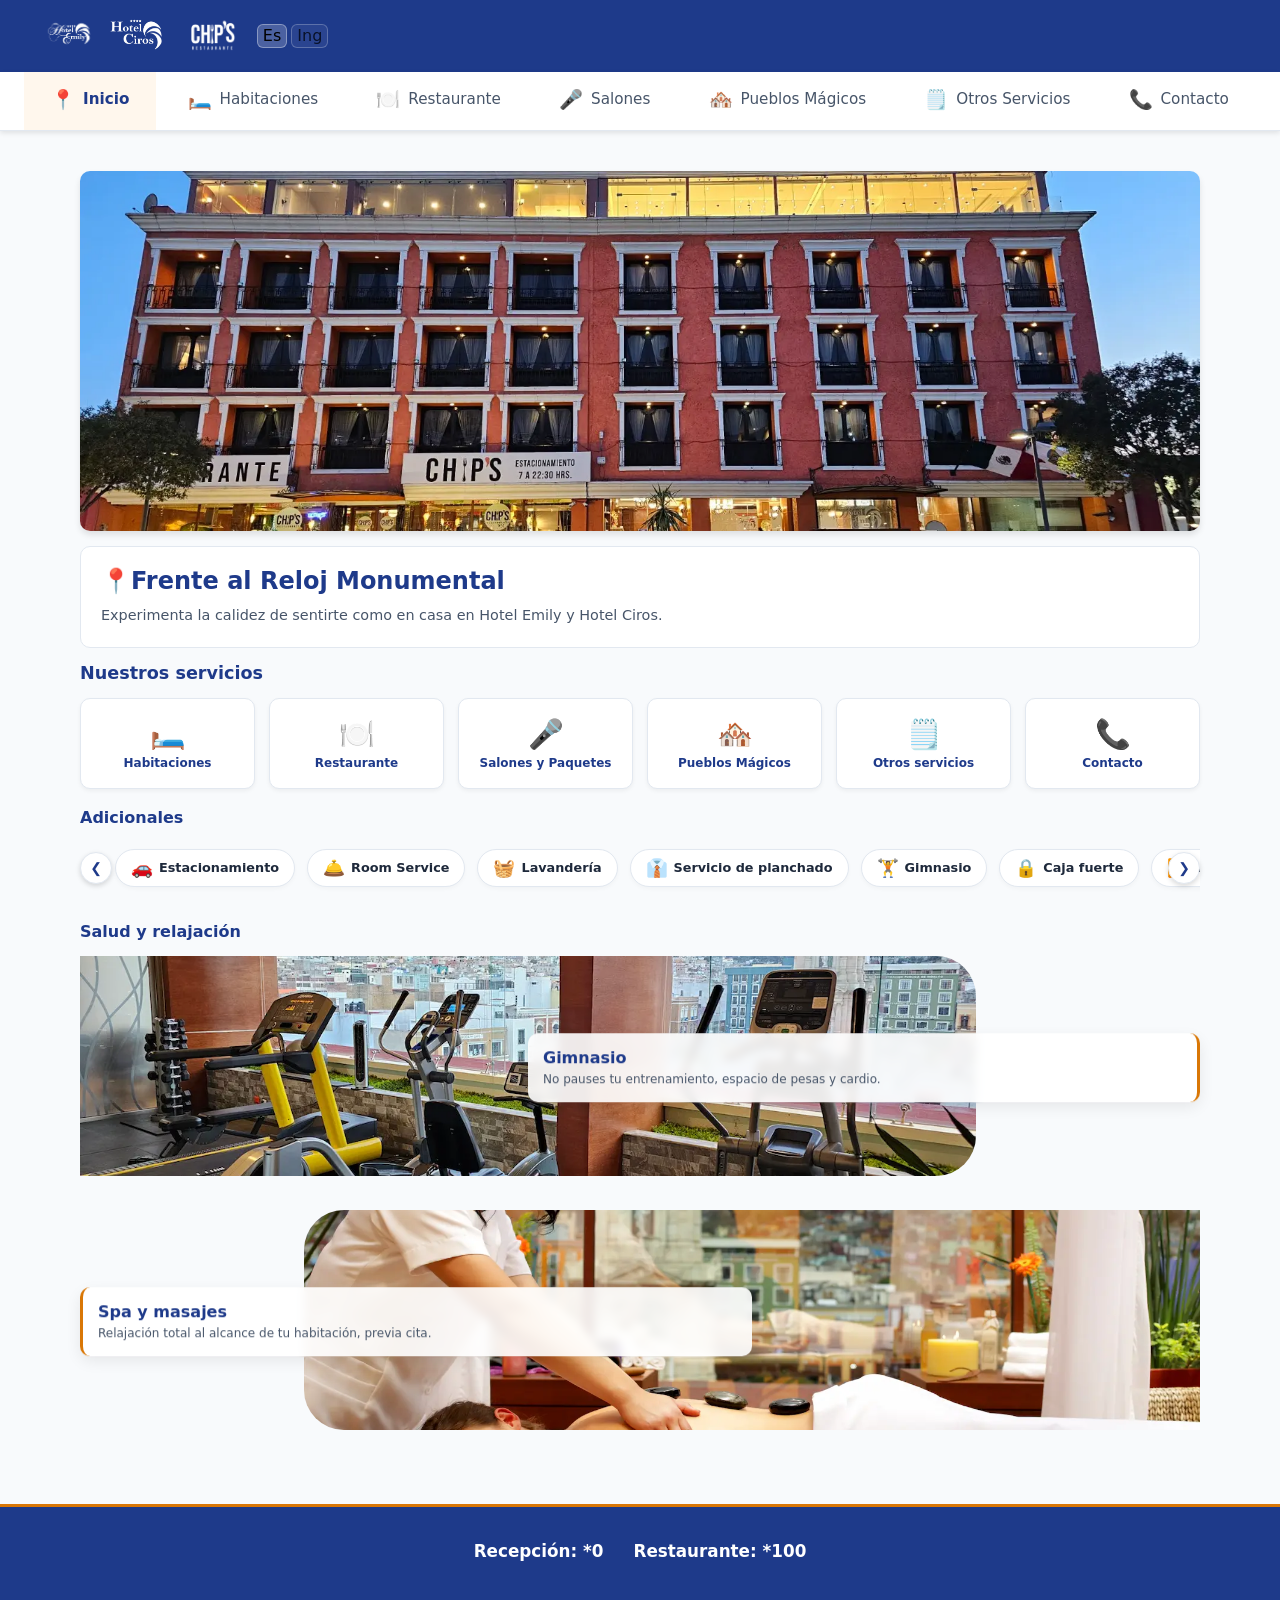
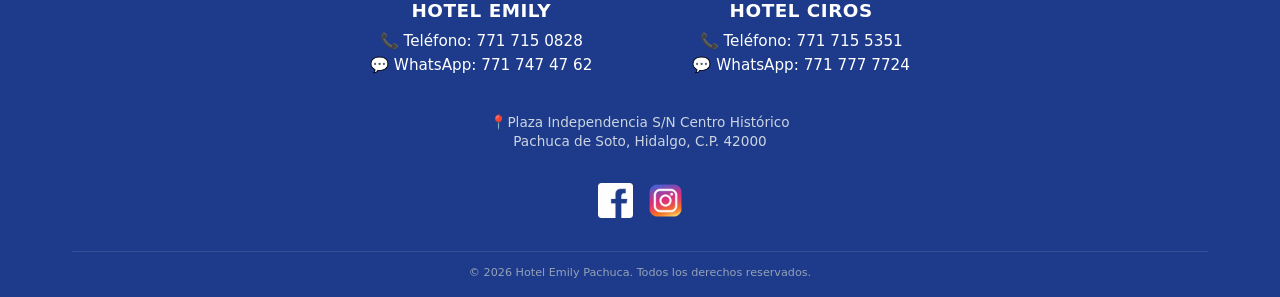
<file: index.html>
<!DOCTYPE html>
<html lang="es">
<head>
  <meta charset="UTF-8">
  <meta name="viewport" content="width=device-width, initial-scale=1.0">
  <meta name="description" content="Descubre Hotel Emily y Hotel Ciros en el corazón de Pachuca. Hospedaje cómodo frente al Reloj Monumental, restaurante, salones para eventos y servicios integrales.">
  <title>Catálogo Hotel Emily</title>
  <link rel="stylesheet" href="styles.css">
</head>
<body>
  <div class="contenedor-app">
    <!-- CABECERA -->
    <header class="cabecera">
      <div class="cabecera-izq">
        <div class="logos-cabecera">
          <a href="index.html" class="titulo-cabecera">
            <img src="img/logos/Logo-Emily.webp" alt="Emily">
            <img src="img/logos/Logo-Ciros.webp" alt="Ciros">
            <img src="img/logos/Logo-Chips.webp" alt="Chips">
          </a>
          <div class="selector-idioma" aria-label="Selector de idioma">
            <button type="button" class="boton-idioma activo notranslate" translate="no" data-idioma="es" aria-label="Cambiar a español" title="Español">Es</button>
            <button type="button" class="boton-idioma notranslate" translate="no" data-idioma="en" aria-label="Change to English" title="English">Ing</button>
            <div id="google_translate_element"></div>
          </div>
        </div>
      </div>
      <button class="boton-menu" id="btn-abrir-menu">☰</button>
    </header>

    <div class="fondo-oscuro" id="fondo-menu"></div>
    
    <!-- ----------------------------------------- Barra lateral ---------------------------------------------- -->
    <nav class="menu-lateral" id="menu">
      <div class="etiqueta-menu">Navegación</div>
      <a href="index.html" class="enlace-menu activo"><span>📍</span> Inicio</a>
      <a href="habitaciones.html" class="enlace-menu"><span>🛏️</span> Habitaciones</a>
      <a href="restaurante.html" class="enlace-menu"><span>🍽️</span> Restaurante</a>
      <a href="salones.html" class="enlace-menu"><span>🎤</span> Salones</a>
      <a href="pueblos.html" class="enlace-menu"><span>🏘️</span> Pueblos Mágicos</a>
      <a href="otros-servicios.html" class="enlace-menu"><span>🗒️</span> Otros Servicios</a>
      <a href="contacto.html" class="enlace-menu"><span>📞</span> Contacto</a>
    </nav>



    <!-- CONTENIDO PRINCIPAL -->
    <main class="contenido">
      <section class="vista activa" id="vista-inicio">

          <!-- -------------------------------------------------------- Imágenes carrusel inicio ------------------------------------- -->
                <div class="carrusel-inicio" id="carrusel-auto">
                    <img src="img/inicio/FACHADA_EMILY.webp" alt="Fachada del Hotel" class="carrusel-inicio-img" loading="lazy">
                    <img src="img/inicio/INICIO_CHIPS.webp" alt="Vista Emily" class="carrusel-inicio-img" loading="lazy">
                    <img src="img/inicio/FACHADA_CIROS.webp" alt="Vista Ciros" class="carrusel-inicio-img" loading="lazy">
                </div>


            <!-- ------------------------------------------------ Texto inicio ------------------------------------------------ -->
                <div class="tarjeta" style="margin-bottom: 10px;">
                    <h2 style="color: var(--azul-marino); margin-bottom: 10px;">📍Frente al Reloj Monumental</h2>
                    <p style="color: var(--texto-claro); font-size: 0.9rem; line-height: 1.5;">
                        Experimenta la calidez de sentirte como en casa en Hotel Emily y Hotel Ciros.
                    </p>
                </div> 
            
                    <h3 style="color: var(--azul-marino); margin-top: 15px; font-size: 1.1rem;">Nuestros servicios</h3>
                <div class="accesos-rapidos">
                    <a href="habitaciones.html" class="caja-acceso boton-navegar">
                        <span>🛏️</span><p>Habitaciones</p>
                    </a>
                    <a href="restaurante.html" class="caja-acceso boton-navegar">
                        <span>🍽️</span><p>Restaurante</p>
                    </a>
                    <a href="salones.html" class="caja-acceso boton-navegar">
                        <span>🎤</span><p>Salones y Paquetes</p>
                    </a>
                    <a href="pueblos.html" class="caja-acceso boton-navegar">
                        <span>🏘️</span><p>Pueblos Mágicos</p>
                    </a>
                    <a href="otros-servicios.html" class="caja-acceso boton-navegar">
                        <span>🗒️</span><p>Otros servicios</p>
                    </a>
                    <a href="contacto.html" class="caja-acceso boton-navegar">
                        <span>📞</span><p>Contacto</p>
                    </a>
                </div>

                <br /><h3 style="color: var(--azul-marino); margin-bottom: 12px; font-size: 1rem;">Adicionales</h3>
                
                <div class="contenedor-carrusel-servicios">
                    <button class="btn-carrusel btn-izq" id="btn-izq-servicios"> ❮ </button>
                    
                    <div class="servicios-carrusel" id="carrusel-servicios">
                        <div class="servicio-pildora"><span>🚗</span> Estacionamiento</div>
                        <div class="servicio-pildora"><span>🛎️</span> Room Service</div>
                        <div class="servicio-pildora"><span>🧺</span> Lavandería</div>
                        <div class="servicio-pildora"><span>👔</span> Servicio de planchado</div>
                        <div class="servicio-pildora"><span>🏋️</span> Gimnasio</div>
                        <div class="servicio-pildora"><span>🔒</span> Caja fuerte</div>
                        <div class="servicio-pildora"><span>📶</span> Wi-Fi</div>
                        <div class="servicio-pildora"><span>💆</span> Cabina de masajes</div>
                    </div>

                    <button class="btn-carrusel btn-der" id="btn-der-servicios"> ❯ </button>
                </div>

                <h3 style="color: var(--azul-marino); margin: 25px 0 15px 0; font-size: 1rem;">Salud y relajación</h3>

                <div class="bienestar-collage">
                    <img src="img/inicio/GIMNASIO.webp" alt="Gimnasio" loading="lazy">
                    <div class="bienestar-flotante derecha">
                        <h4>Gimnasio</h4>
                        <p>No pauses tu entrenamiento, espacio de pesas y cardio.</p>
                    </div>
                </div>

                <div class="bienestar-collage inverso">
                    <img src="img/inicio/SPA.webp" alt="Spa" loading="lazy">
                    <div class="bienestar-flotante izquierda">
                        <h4>Spa y masajes</h4>
                        <p>Relajación total al alcance de tu habitación, previa cita.</p>
                    </div>
                </div>
                
                
            </section>
    </main>
  </div>
  
<!-- PIE DE PÁGINA -->
  <footer class="pie-pagina">      
    
    <!-- NUEVO: Recepción y Restaurante arriba y centrados -->
    <div class="pie-recepcion-restaurante">
      <p>Recepción: <span>*0</span></p>
      <p>Restaurante: <span>*100</span></p>
    </div>

    <!-- Contenedor ordenado por hotel -->
    <div class="pie-hoteles-contacto">
      
      <div class="pie-hotel-bloque">
        <h4>Hotel Emily</h4>
        <a href="tel:7717150828">📞 Teléfono: 771 715 0828</a>
        <a href="https://wa.me/527717150828">💬 WhatsApp: 771 747 47 62</a>
      </div>
      
      <!-- Hotel Ciros -->
      <div class="pie-hotel-bloque">
        <h4>Hotel Ciros</h4>
        <a href="tel:7717150828">📞 Teléfono: 771 715 5351</a>
        <a href="https://wa.me/527717150828">💬 WhatsApp: 771 777 7724</a>
      </div>
      
    </div>

    <p class="pie-direccion">
      📍Plaza Independencia S/N Centro Histórico<br>
      Pachuca de Soto, Hidalgo, C.P. 42000
    </p>
    
    <div class="pie-redes">
      <a href="https://www.facebook.com/hotelemily" target="_blank" rel="noopener noreferrer">
        <img src="img/logos/facebookB.webp" alt="Facebook">
      </a>
      <a href="https://www.instagram.com/hotelemilymx?igsh=eTNqY2UwODdlMnMz" target="_blank" rel="noopener noreferrer">
        <img src="img/logos/instagram.webp" alt="Instagram">
      </a>
    </div>
    
    <div class="pie-legal">
      &copy; 2026 Hotel Emily Pachuca. Todos los derechos reservados.
    </div>
  </footer>
  
  <button id="btn-subir" title="Volver arriba">↑</button>
  <script src="script.js"></script>
  <script async src="https://translate.google.com/translate_a/element.js?cb=googleTranslateElementInit"></script>
  
</body>
</html>
</file>
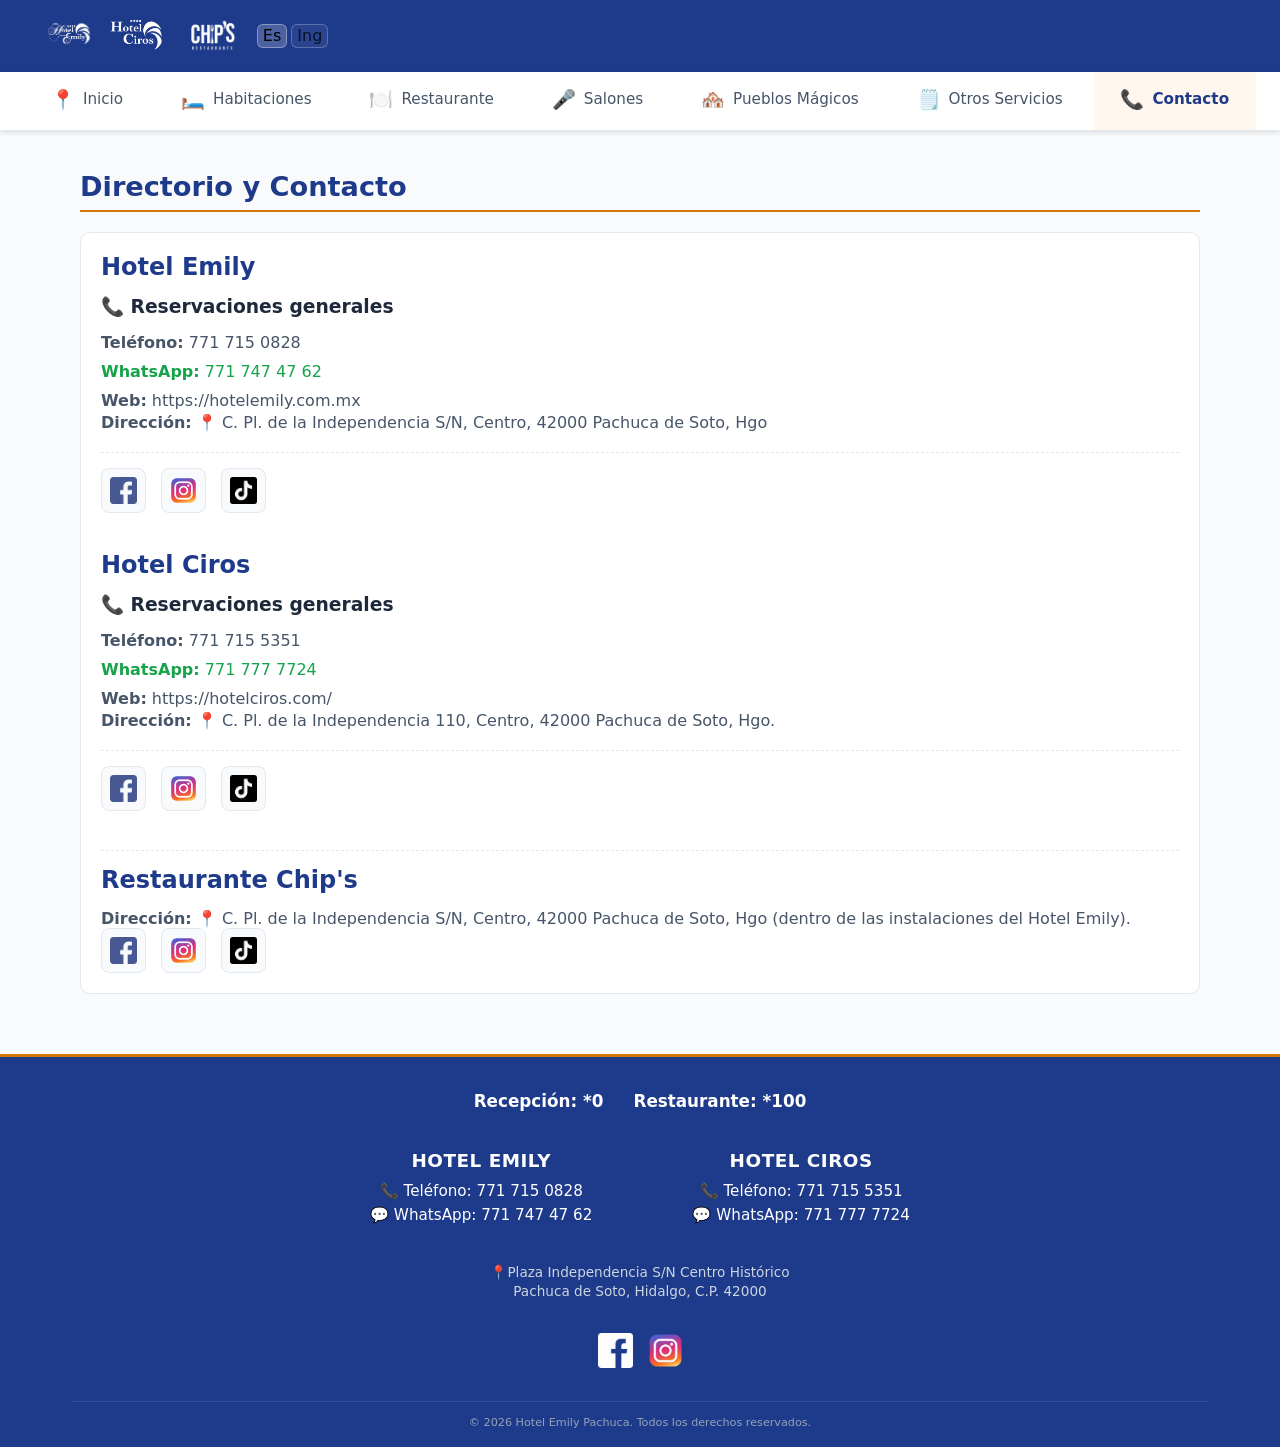
<file: contacto.html>
<!DOCTYPE html>
<html lang="es">
<head>
  <meta charset="UTF-8">
  <meta name="viewport" content="width=device-width, initial-scale=1.0">
  <meta name="description" content="¿Planeas tu visita a Pachuca? Contáctanos para reservaciones en Hotel Emily y Hotel Ciros. Estamos en Plaza Independencia. ¡Reserva hoy mismo!">
  <title>Catálogo Hotel Emily</title>
  <link rel="stylesheet" href="styles.css">
</head>
<body>
  <div class="contenedor-app">
    <!-- CABECERA -->
    <header class="cabecera">
      <div class="cabecera-izq">
        <div class="logos-cabecera">
          <a href="index.html" class="titulo-cabecera">
            <img src="img/logos/Logo-Emily.webp" alt="Emily">
            <img src="img/logos/Logo-Ciros.webp" alt="Ciros">
            <img src="img/logos/Logo-Chips.webp" alt="Chips">
          </a>
          <div class="selector-idioma" aria-label="Selector de idioma">
            <button type="button" class="boton-idioma activo notranslate" translate="no" data-idioma="es" aria-label="Cambiar a español" title="Español">Es</button>
            <button type="button" class="boton-idioma notranslate" translate="no" data-idioma="en" aria-label="Change to English" title="English">Ing</button>
            <div id="google_translate_element"></div>
          </div>
        </div>
      </div>
      <button class="boton-menu" id="btn-abrir-menu">☰</button>
    </header>

    <div class="fondo-oscuro" id="fondo-menu"></div>
    
    <!-- ----------------------------------------- Barra lateral ---------------------------------------------- -->
    <nav class="menu-lateral" id="menu">
      <div class="etiqueta-menu">Navegación</div>
      <a href="index.html" class="enlace-menu"><span>📍</span> Inicio</a>
      <a href="habitaciones.html" class="enlace-menu"><span>🛏️</span> Habitaciones</a>
      <a href="restaurante.html" class="enlace-menu"><span>🍽️</span> Restaurante</a>
      <a href="salones.html" class="enlace-menu"><span>🎤</span> Salones</a>
      <a href="pueblos.html" class="enlace-menu"><span>🏘️</span> Pueblos Mágicos</a>
      <a href="otros-servicios.html" class="enlace-menu"><span>🗒️</span> Otros Servicios</a>
      <a href="contacto.html" class="enlace-menu activo"><span>📞</span> Contacto</a>
    </nav>


    <!-- CONTENIDO PRINCIPAL -->
    <main class="contenido">
      <section class="contenido-principal" id="contenido">
                <h2 class="titulo-seccion">Directorio y Contacto</h2>
                
              <!-- REDES HOTEL EMILY -->
                <div class="tarjeta">
                    <h2 style="color: var(--azul-marino); margin-bottom: 15px;">Hotel Emily</h2>
                    <h3 style="color: var(--negro); margin-bottom: 15px;">📞 Reservaciones generales</h3>
                    <p class="texto-secundario" style="font-size: 1rem; margin-bottom: 10px;"><strong>Teléfono:</strong> 771 715 0828</p>
                    <p class="texto-secundario" style="font-size: 1rem; margin-bottom: 10px; color: #16a34a;"><strong>WhatsApp:</strong> 771 747 47 62</p>
                    <p class="texto-secundario" style="font-size: 1rem;"><strong>Web:</strong> https://hotelemily.com.mx</p> 
                    <p class="texto-secundario" style="font-size: 1rem;"><strong>Dirección:</strong> 📍 C. Pl. de la Independencia S/N, Centro, 42000 Pachuca de Soto, Hgo</p>
                    <div class="marca-redes">
                        <div class="iconos-redes-fila">
                            <a href="https://www.facebook.com/share/18YFQvNgDW/" target="_blank" rel="noopener noreferrer" class="icono-red-social">
                                <img src="img/logos/facebookA.webp" alt="Facebook Emily" loading="lazy">
                                <!--
                                <img src="img/facebook.png" alt="Facebook Emily">
                                -->
                            </a>
                            <a href="https://www.instagram.com/hotelemilymx?igsh=eTNqY2UwODdlMnMz" target="_blank" rel="noopener noreferrer" class="icono-red-social">
                                <img src="img/logos/instagram.webp" alt="Instagram Emily" loading="lazy">
                            </a>
                            <a href="https://www.tiktok.com/@hotel_emily?_r=1&_t=ZS-97jd4S5CqgS" target="_blank" rel="noopener noreferrer" class="icono-red-social">
                                <img src="img/logos/tiktok.webp" alt="TikTok Emily" loading="lazy">
                            </a>
                        </div>
                    </div> <br /> <br />



                <!-- REDES HOTEL CIROS -->
                    <h2 style="color: var(--azul-marino); margin-bottom: 15px;">Hotel Ciros</h2>
                    <h3 style="color: var(--negro); margin-bottom: 15px;">📞 Reservaciones generales</h3>
                    <p class="texto-secundario" style="font-size: 1rem; margin-bottom: 10px;"><strong>Teléfono:</strong> 771 715 5351</p>
                    <p class="texto-secundario" style="font-size: 1rem; margin-bottom: 10px; color: #16a34a;"><strong>WhatsApp:</strong> 771 777 7724</p>
                    <p class="texto-secundario" style="font-size: 1rem;"><strong>Web:</strong> https://hotelciros.com/</p>

                    <p class="texto-secundario" style="font-size: 1rem;"><strong>Dirección:</strong> 📍 C. Pl. de la Independencia 110, Centro, 42000 Pachuca de Soto, Hgo.</p>

                    <div class="marca-redes">
                        <div class="iconos-redes-fila">
                            <a href="https://www.facebook.com/share/18yvE8CKMo/" target="_blank" rel="noopener noreferrer" class="icono-red-social">
                                <img src="img/logos/facebookA.webp" alt="Facebook Ciros" loading="lazy">
                            </a>
                            <a href="https://www.instagram.com/hotelcirosmx?igsh=cXFya2xqdWhpd3Yz" target="_blank" rel="noopener noreferrer" class="icono-red-social">
                                <img src="img/logos/instagram.webp" alt="Instagram Ciros" loading="lazy">
                            </a>
                            <a href="https://www.tiktok.com/@hotel_ciros?_r=1&_t=ZS-97jd72tWtBI" target="_blank" rel="noopener noreferrer" class="icono-red-social">
                                <img src="img/logos/tiktok.webp" alt="TikTok Ciros" loading="lazy">
                            </a>
                        </div>
                    </div> <br />


                <!-- REDES RESTAURANTE CHIP'S -->
                    <div class="marca-redes">
                        <h2 style="color: var(--azul-marino); margin-bottom: 15px;">Restaurante Chip's</h2>
                        <p class="texto-secundario" style="font-size: 1rem;"><strong>Dirección:</strong> 📍 C. Pl. de la Independencia S/N, Centro, 42000 Pachuca de Soto, Hgo (dentro de las instalaciones del Hotel Emily). </p>
                        <div class="iconos-redes-fila">
                            <a href="https://www.facebook.com/share/1Dutfu9rQp/" target="_blank" rel="noopener noreferrer" class="icono-red-social">
                                <img src="img/logos/facebookA.webp" alt="Facebook Chips" loading="lazy">
                            </a>
                            <a href="https://www.instagram.com/restaurante.chips?igsh=MXNnbmpzcXBjdHBzeA==" target="_blank" rel="noopener noreferrer" class="icono-red-social">
                                <img src="img/logos/instagram.webp" alt="Instagram Chips" loading="lazy">
                            </a>
                            <a href="https://www.tiktok.com/@restaurante_chips?_r=1&_t=ZS-97jd83wBdKi" target="_blank" rel="noopener noreferrer" class="icono-red-social">
                                <img src="img/logos/tiktok.webp" alt="TikTok Chips" loading="lazy">
                            </a>
                        </div>
                    </div>

                </div>
      </section>
    </main>
  </div>

<!-- PIE DE PÁGINA -->
  <footer class="pie-pagina">      
    
    <!-- NUEVO: Recepción y Restaurante arriba y centrados -->
    <div class="pie-recepcion-restaurante">
      <p>Recepción: <span>*0</span></p>
      <p>Restaurante: <span>*100</span></p>
    </div>

    <!-- Contenedor ordenado por hotel -->
    <div class="pie-hoteles-contacto">
      
      <div class="pie-hotel-bloque">
        <h4>Hotel Emily</h4>
        <a href="tel:7717150828">📞 Teléfono: 771 715 0828</a>
        <a href="https://wa.me/527717150828">💬 WhatsApp: 771 747 47 62</a>
      </div>
      
      <!-- Hotel Ciros -->
      <div class="pie-hotel-bloque">
        <h4>Hotel Ciros</h4>
        <a href="tel:7717150828">📞 Teléfono: 771 715 5351</a>
        <a href="https://wa.me/527717150828">💬 WhatsApp: 771 777 7724</a>
      </div>
      
    </div>

    <p class="pie-direccion">
      📍Plaza Independencia S/N Centro Histórico<br>
      Pachuca de Soto, Hidalgo, C.P. 42000
    </p>
    
    <div class="pie-redes">
      <a href="https://www.facebook.com/hotelemily" target="_blank" rel="noopener noreferrer">
        <img src="img/logos/facebookB.webp" alt="Facebook">
      </a>
      <a href="https://www.instagram.com/hotelemilymx?igsh=eTNqY2UwODdlMnMz" target="_blank" rel="noopener noreferrer">
        <img src="img/logos/instagram.webp" alt="Instagram">
      </a>
    </div>
    
    <div class="pie-legal">
      &copy; 2026 Hotel Emily Pachuca. Todos los derechos reservados.
    </div>
  </footer>
  
  <button id="btn-subir" title="Volver arriba">↑</button>
  <script src="script.js"></script>
  <script async src="https://translate.google.com/translate_a/element.js?cb=googleTranslateElementInit"></script>
</body>
</html>
</file>
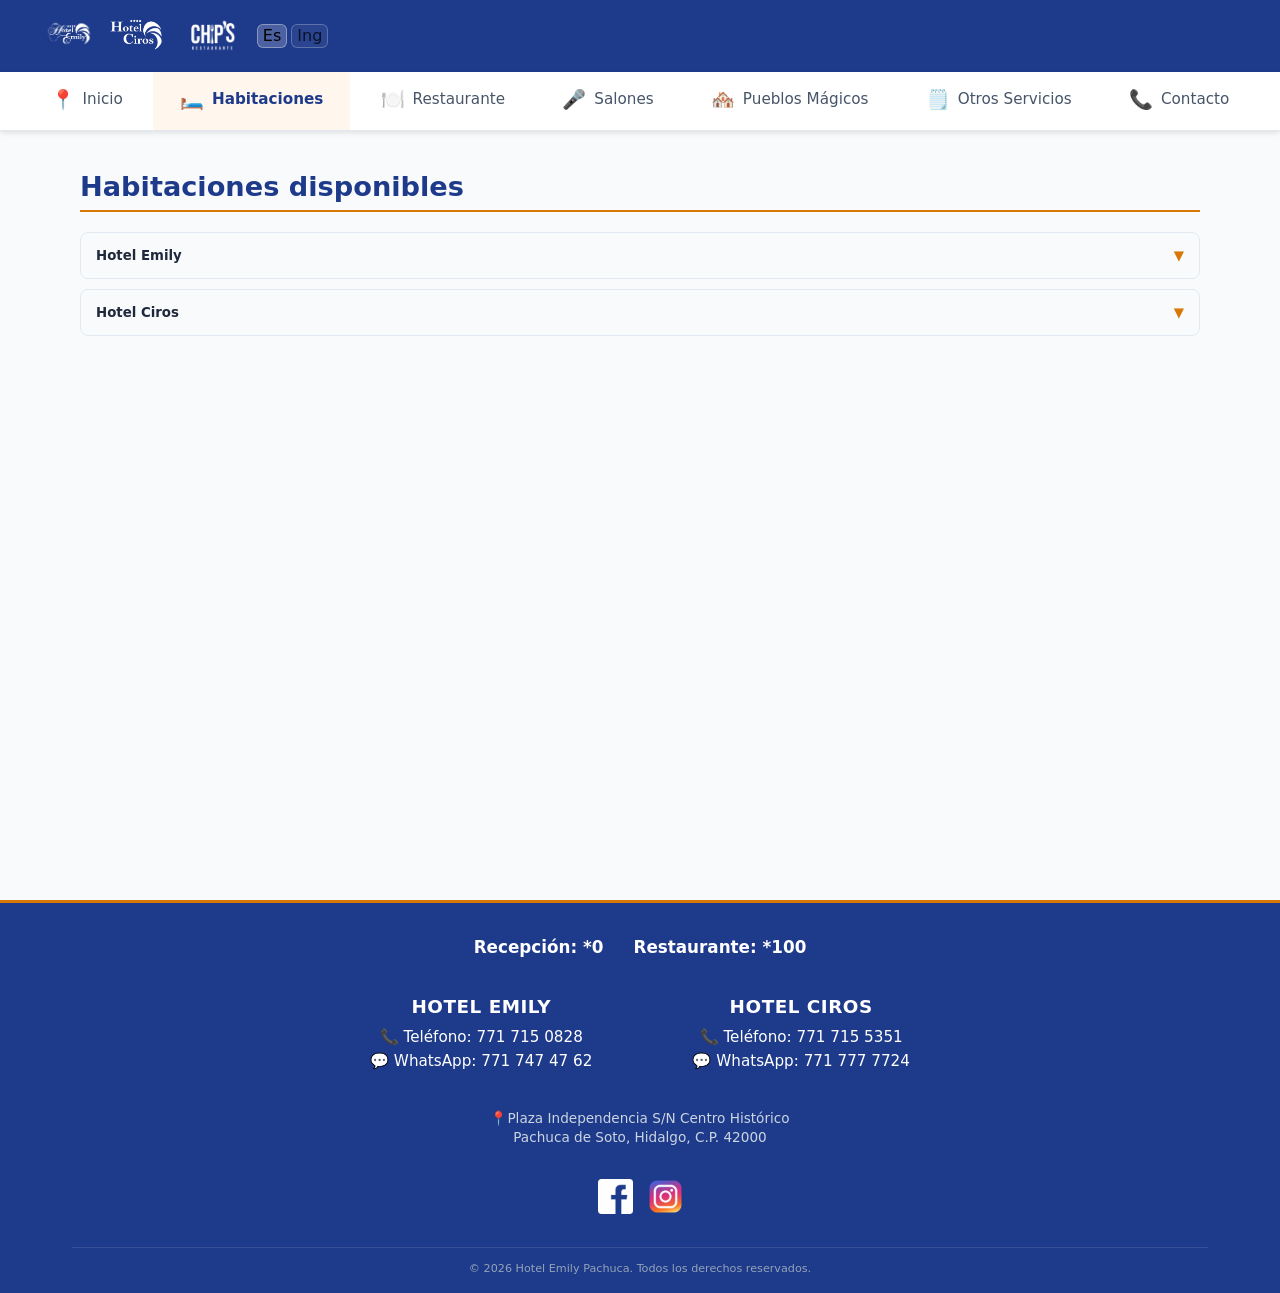
<file: habitaciones.html>
<!DOCTYPE html>
<html lang="es">
<head>
  <meta charset="UTF-8">
  <meta name="viewport" content="width=device-width, initial-scale=1.0">
  <meta name="description" content="Explora nuestras habitaciones en Hotel Emily y Hotel Ciros. Desde opciones estándar hasta suites confortables en Pachuca con Wi-Fi, TV y todas las amenidades.">
  <title>Catálogo Hotel Emily</title>
  <link rel="stylesheet" href="styles.css">
</head>
<body>
  <div class="contenedor-app">
    <!-- CABECERA -->
    <header class="cabecera">
      <div class="cabecera-izq">
        <div class="logos-cabecera">
          <a href="index.html" class="titulo-cabecera">
            <img src="img/logos/Logo-Emily.webp" alt="Emily">
            <img src="img/logos/Logo-Ciros.webp" alt="Ciros">
            <img src="img/logos/Logo-Chips.webp" alt="Chips">
          </a>
          <div class="selector-idioma" aria-label="Selector de idioma">
            <button type="button" class="boton-idioma activo notranslate" translate="no" data-idioma="es" aria-label="Cambiar a español" title="Español">Es</button>
            <button type="button" class="boton-idioma notranslate" translate="no" data-idioma="en" aria-label="Change to English" title="English">Ing</button>
            <div id="google_translate_element"></div>
          </div>
        </div>
      </div>
      <button class="boton-menu" id="btn-abrir-menu">☰</button>
    </header>

    <div class="fondo-oscuro" id="fondo-menu"></div>
    
    <!-- ----------------------------------------- Barra lateral ---------------------------------------------- -->
    <nav class="menu-lateral" id="menu">
      <div class="etiqueta-menu">Navegación</div>
      <a href="index.html" class="enlace-menu"><span>📍</span> Inicio</a>
      <a href="habitaciones.html" class="enlace-menu activo"><span>🛏️</span> Habitaciones</a>
      <a href="restaurante.html" class="enlace-menu"><span>🍽️</span> Restaurante</a>
      <a href="salones.html" class="enlace-menu"><span>🎤</span> Salones</a>
      <a href="pueblos.html" class="enlace-menu"><span>🏘️</span> Pueblos Mágicos</a>
      <a href="otros-servicios.html" class="enlace-menu"><span>🗒️</span> Otros Servicios</a>
      <a href="contacto.html" class="enlace-menu"><span>📞</span> Contacto</a>
    </nav>



    

    <!-- CONTENIDO PRINCIPAL -->
    <main class="contenido">
      <section class="contenido-principal" id="contenido">
                <h2 class="titulo-seccion"> Habitaciones disponibles</h2>

                <div class="acordeon">
                    <button class="acordeon-cabecera">
                        Hotel Emily <span class="acordeon-icono">▼</span>
                    </button>
                    <div class="acordeon-contenido">


                    <!-- HABITACIÓN ESTÁNDAR -->
                        <div class="tarjeta-habitacion">
                          <div class="carrusel-contenedor">
                            <div class="carrusel-slide">
                              <img src="img/hab/ESTANDAR_EMILY1.webp" alt="Habitación 1 - Vista 1" loading="lazy">
                              <img src="img/hab/ESTANDAR_EMILY2.webp" alt="Habitación 1 - Vista 2" loading="lazy">
                            </div>
                              <button class="carrusel-btn ant">&#10094;</button>
                              <button class="carrusel-btn sig">&#10095;</button>
                          </div>
                          <div class="tarjeta-habitacion-info">
                              <div class="tarjeta-habitacion-titulo">
                                Estándar
                                <span class="badge-pax">1 a 2 personas</span>
                              </div>
                              <div class="tarjeta-habitacion-detalles">
                                <p>Nuestra habitación estándar ofrece 1 cama matrimonial o cama king size. </p>
                                 <p style="margin-top: 10px;"><strong>Amenidades:</strong></p>
                                <ul class="lista-amenidades">
                                    <li><span>📺</span> Pantalla LCD 35"</li>
                                    <li><span>📶</span> Wi-Fi de alta velocidad</li>
                                    <li><span>❄️</span> Ventilador</li>
                                    <li><span>♨️</span> Calentador </li>
                                    <li><span>🔐</span> Caja de seguridad</li>
                                    <li><span>🧺</span> Kit de planchado </li>
                                    <li><span>💨</span> Secadora de cabello</li>
                                </ul>
                              </div>
                         </div>
                        </div>



                    <!-- HABITACIÓN JR.SUITE -->
                        <div class="tarjeta-habitacion">
                          <div class="carrusel-contenedor">
                            <div class="carrusel-slide">
                              <img src="img/hab/JR_SUITE_EMILY1.webp" alt="Habitación 1 - Vista 1" loading="lazy">
                              <img src="img/hab/JR_SUITE_EMILY2.webp" alt="Habitación 1 - Vista 2" loading="lazy">
                            </div>
                              <button class="carrusel-btn ant">&#10094;</button>
                              <button class="carrusel-btn sig">&#10095;</button>
                          </div>
                          <div class="tarjeta-habitacion-info">
                           <div class="tarjeta-habitacion-titulo">
                               Suite junior
                              <span class="badge-pax">1 a 4 personas</span>
                          </div>
                          <div class="tarjeta-habitacion-detalles">
                              <p>Diseñada para grupos ofrece 2 camas matrimoniales.</p>
                              <p style="margin-top: 10px;"><strong>Amenidades:</strong></p>
                              <ul class="lista-amenidades">
                                  <li><span>📺</span> Pantalla LCD 35"</li>
                                    <li><span>📶</span> Wi-Fi de alta velocidad</li>
                                    <li><span>❄️</span> Ventilador</li>
                                    <li><span>♨️</span> Calentador </li>
                                    <li><span>🔐</span> Caja de seguridad</li>
                                    <li><span>🧺</span> Kit de planchado </li>
                                    <li><span>💨</span> Secadora de cabello</li>
                              </ul>
                          </div>
                          </div>
                        </div>


                    <!-- HABITACIÓN SUITE -->
                        <div class="tarjeta-habitacion">
                          <div class="carrusel-contenedor">
                            <div class="carrusel-slide">
                              <img src="img/hab/SUITE_EMILY1.webp" alt="Habitación 1 - Vista 1" loading="lazy">
                              <img src="img/hab/SUITE_EMILY2.webp" alt="Habitación 1 - Vista 2" loading="lazy">
                            </div>
                              <button class="carrusel-btn ant">&#10094;</button>
                              <button class="carrusel-btn sig">&#10095;</button>
                          </div>
                          <div class="tarjeta-habitacion-info">
                              <div class="tarjeta-habitacion-titulo">
                                Suite
                                <span class="badge-pax">1 a 4 personas</span>
                              </div>
                              <div class="tarjeta-habitacion-detalles">
                                 <p>Ideal para descansar con el máximo confort. Ofrece 1 cama king size y 2 camas individuales. </p>
                                 <p style="margin-top: 10px;"><strong>Amenidades:</strong></p>
                                <ul class="lista-amenidades">
                                    <li><span>📺</span> Pantalla LCD 55" y 35"</li>
                                    <li><span>📶</span> Wi-Fi de alta velocidad</li>
                                    <li><span>❄️</span> Ventilador</li>
                                    <li><span>♨️</span> Calentador </li>
                                    <li><span>🔐</span> Caja de seguridad</li>
                                    <li><span>🧺</span> Kit de planchado </li>
                                    <li><span>💨</span> Secadora de cabello</li>
                                </ul>
                              </div>
                          </div>
                        </div>
                    </div>
                </div>

            <!-- ------------------------------- HOTEL CIROS ---------------------------------------------- -->

              <!-- HABITACIÓN ESTÁNDAR -->
                <div class="acordeon">
                    <button class="acordeon-cabecera">
                        Hotel Ciros <span class="acordeon-icono">▼</span>
                    </button>
                    <div class="acordeon-contenido">
                        <div class="tarjeta-habitacion">
                          <div class="carrusel-contenedor">
                            <div class="carrusel-slide">
                              <img src="img/hab/ESTANDAR_CIROS1.webp" alt="Habitación 1 - Vista 1" loading="lazy">
                             <!-- <img src="img/hab/ESTANDAR_CIROS2.webp" alt="Habitación 1 - Vista 2" loading="lazy"> -->
                            </div>
                              <button class="carrusel-btn ant">&#10094;</button>
                              <button class="carrusel-btn sig">&#10095;</button>
                          </div>
                          <div class="tarjeta-habitacion-info">
                              <div class="tarjeta-habitacion-titulo">
                                Estándar
                                <span class="badge-pax">1 a 2 personas</span>
                              </div>
                              <div class="tarjeta-habitacion-detalles">
                                 <p>Nuestra habitación estándar ofrece 1 cama matrimonial o cama king size. </p>
                                 <p style="margin-top: 10px;"><strong>Amenidades:</strong></p>
                                <ul class="lista-amenidades">
                                    <li><span>📺</span> Pantalla LCD 42"</li>
                                    <li><span>📶</span> Wi-Fi de alta velocidad</li>
                                    <li><span>❄️</span> Ventilador</li>
                                    <li><span>♨️</span> Calentador </li>
                                    <li><span>🔐</span> Caja de seguridad</li>
                                    <li><span>🧺</span> Kit de planchado </li>
                                    <li><span>💨</span> Secadora de cabello</li>
                                </ul>
                              </div>
                         </div>
                        </div>

                    <!-- HABITACIÓN JR.SUITE -->
                        <div class="tarjeta-habitacion">
                          <div class="carrusel-contenedor">
                            <div class="carrusel-slide">
                              <img src="img/hab/JR_CIROS1.webp" alt="Habitación 1 - Vista 1" loading="lazy">
                <!--          <img src="img/hab/King-C.webp" alt="Habitación 1 - Vista 2" loading="lazy">          -->
                            </div>
                <!--          <button class="carrusel-btn ant">&#10094;</button>                 
                              <button class="carrusel-btn sig">&#10095;</button>                -->
                          </div>
                          <div class="tarjeta-habitacion-info">
                              <div class="tarjeta-habitacion-titulo">
                                Suite junior
                                <span class="badge-pax">1 a 4 personas</span>
                              </div>
                              <div class="tarjeta-habitacion-detalles">
                                 <p>Habitación ideal para grupos, ofrece 2 camas matrimoniales. </p>
                                 <p style="margin-top: 10px;"><strong>Amenidades:</strong></p>
                                <ul class="lista-amenidades">
                                    <li><span>📺</span> Pantalla LCD 42"</li>
                                    <li><span>📶</span> Wi-Fi de alta velocidad</li>
                                    <li><span>❄️</span> Ventilador</li>
                                    <li><span>♨️</span> Calentador </li>
                                    <li><span>🔐</span> Caja de seguridad</li>
                                    <li><span>🧺</span> Kit de planchado </li>
                                    <li><span>💨</span> Secadora de cabello</li>
                                </ul>
                              </div>
                         </div>
                        </div>
                    <!-- HABITACIÓN JR.SUITE CON VISTA -->
                        <div class="tarjeta-habitacion">
                          <div class="carrusel-contenedor">
                            <div class="carrusel-slide">
                              <img src="img/hab/JR_VISTA_CIROS1.webp" alt="Habitación 1 - Vista 1" loading="lazy">
                <!--          <img src="img/hab/King-C.webp" alt="Habitación 1 - Vista 2" loading="lazy">          -->
                            </div>
                <!--          <button class="carrusel-btn ant">&#10094;</button>                 
                              <button class="carrusel-btn sig">&#10095;</button>                -->
                          </div>
                          <div class="tarjeta-habitacion-info">
                              <div class="tarjeta-habitacion-titulo">
                                Suite junior con vista
                                <span class="badge-pax">1 a 4 personas</span>
                              </div>
                              <div class="tarjeta-habitacion-detalles">
                                 <p>Habitación con vista al reloj, Ofrece 2 camas matrimoniales. </p>
                                 <p style="margin-top: 10px;"><strong>Amenidades:</strong></p>
                                <ul class="lista-amenidades">
                                    <li><span>📺</span> Pantalla LCD 42"</li>
                                    <li><span>📶</span> Wi-Fi de alta velocidad</li>
                                    <li><span>❄️</span> Ventilador</li>
                                    <li><span>♨️</span> Calentador </li>
                                    <li><span>🔐</span> Caja de seguridad</li>
                                    <li><span>🧺</span> Kit de planchado </li>
                                    <li><span>💨</span> Secadora de cabello</li>
                                </ul>
                              </div>
                         </div>
                        </div>

                    </div>
                </div>
            </section>
    </main>
  </div>

<!-- PIE DE PÁGINA -->
  <footer class="pie-pagina">      
    
    <!-- NUEVO: Recepción y Restaurante arriba y centrados -->
    <div class="pie-recepcion-restaurante">
      <p>Recepción: <span>*0</span></p>
      <p>Restaurante: <span>*100</span></p>
    </div>

    <!-- Contenedor ordenado por hotel -->
    <div class="pie-hoteles-contacto">
      
      <div class="pie-hotel-bloque">
        <h4>Hotel Emily</h4>
        <a href="tel:7717150828">📞 Teléfono: 771 715 0828</a>
        <a href="https://wa.me/527717150828">💬 WhatsApp: 771 747 47 62</a>
      </div>
      
      <!-- Hotel Ciros -->
      <div class="pie-hotel-bloque">
        <h4>Hotel Ciros</h4>
        <a href="tel:7717150828">📞 Teléfono: 771 715 5351</a>
        <a href="https://wa.me/527717150828">💬 WhatsApp: 771 777 7724</a>
      </div>
      
    </div>

    <p class="pie-direccion">
      📍Plaza Independencia S/N Centro Histórico<br>
      Pachuca de Soto, Hidalgo, C.P. 42000
    </p>
    
    <div class="pie-redes">
      <a href="https://www.facebook.com/hotelemily" target="_blank" rel="noopener noreferrer">
        <img src="img/logos/facebookB.webp" alt="Facebook">
      </a>
      <a href="https://www.instagram.com/hotelemilymx?igsh=eTNqY2UwODdlMnMz" target="_blank" rel="noopener noreferrer">
        <img src="img/logos/instagram.webp" alt="Instagram">
      </a>
    </div>
    
    <div class="pie-legal">
      &copy; 2026 Hotel Emily Pachuca. Todos los derechos reservados.
    </div>
  </footer>
  
  <button id="btn-subir" title="Volver arriba">↑</button>
  <script src="script.js"></script>
  <script async src="https://translate.google.com/translate_a/element.js?cb=googleTranslateElementInit"></script>
</body>
</html>
</file>
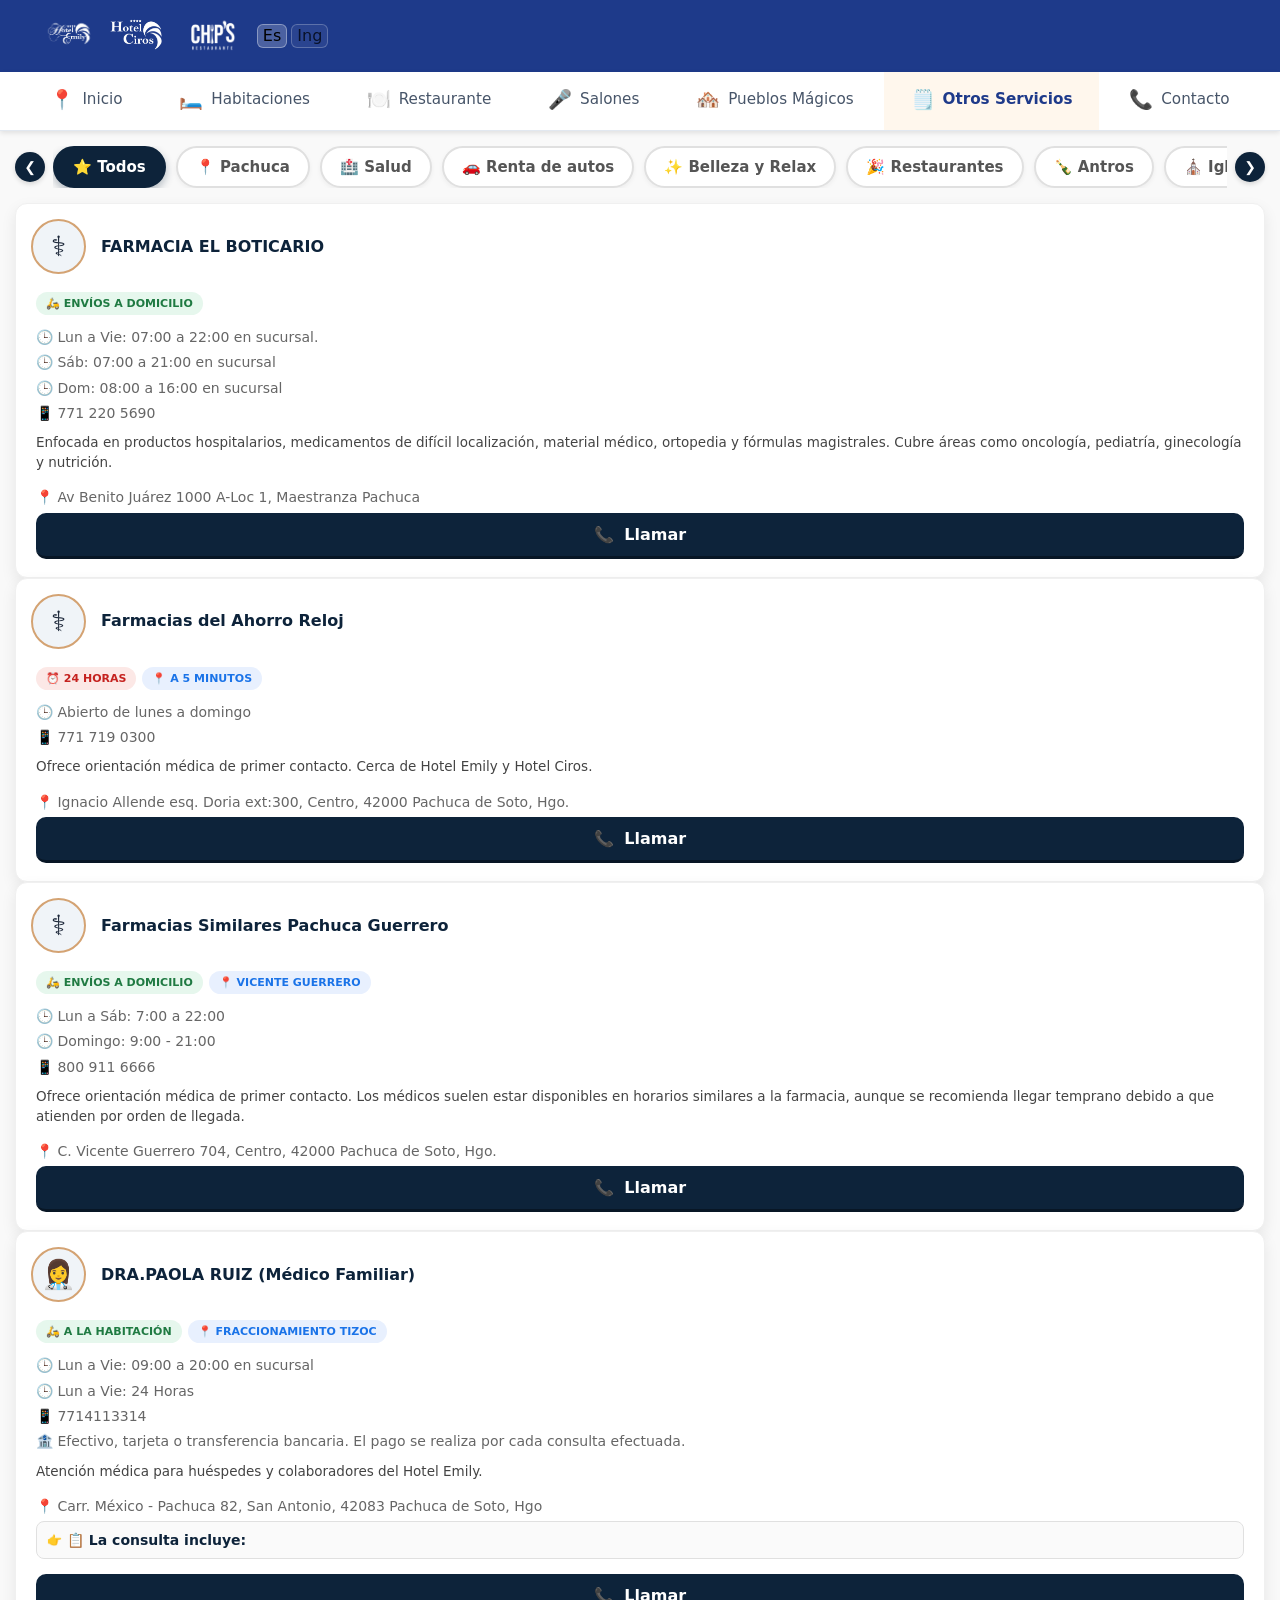
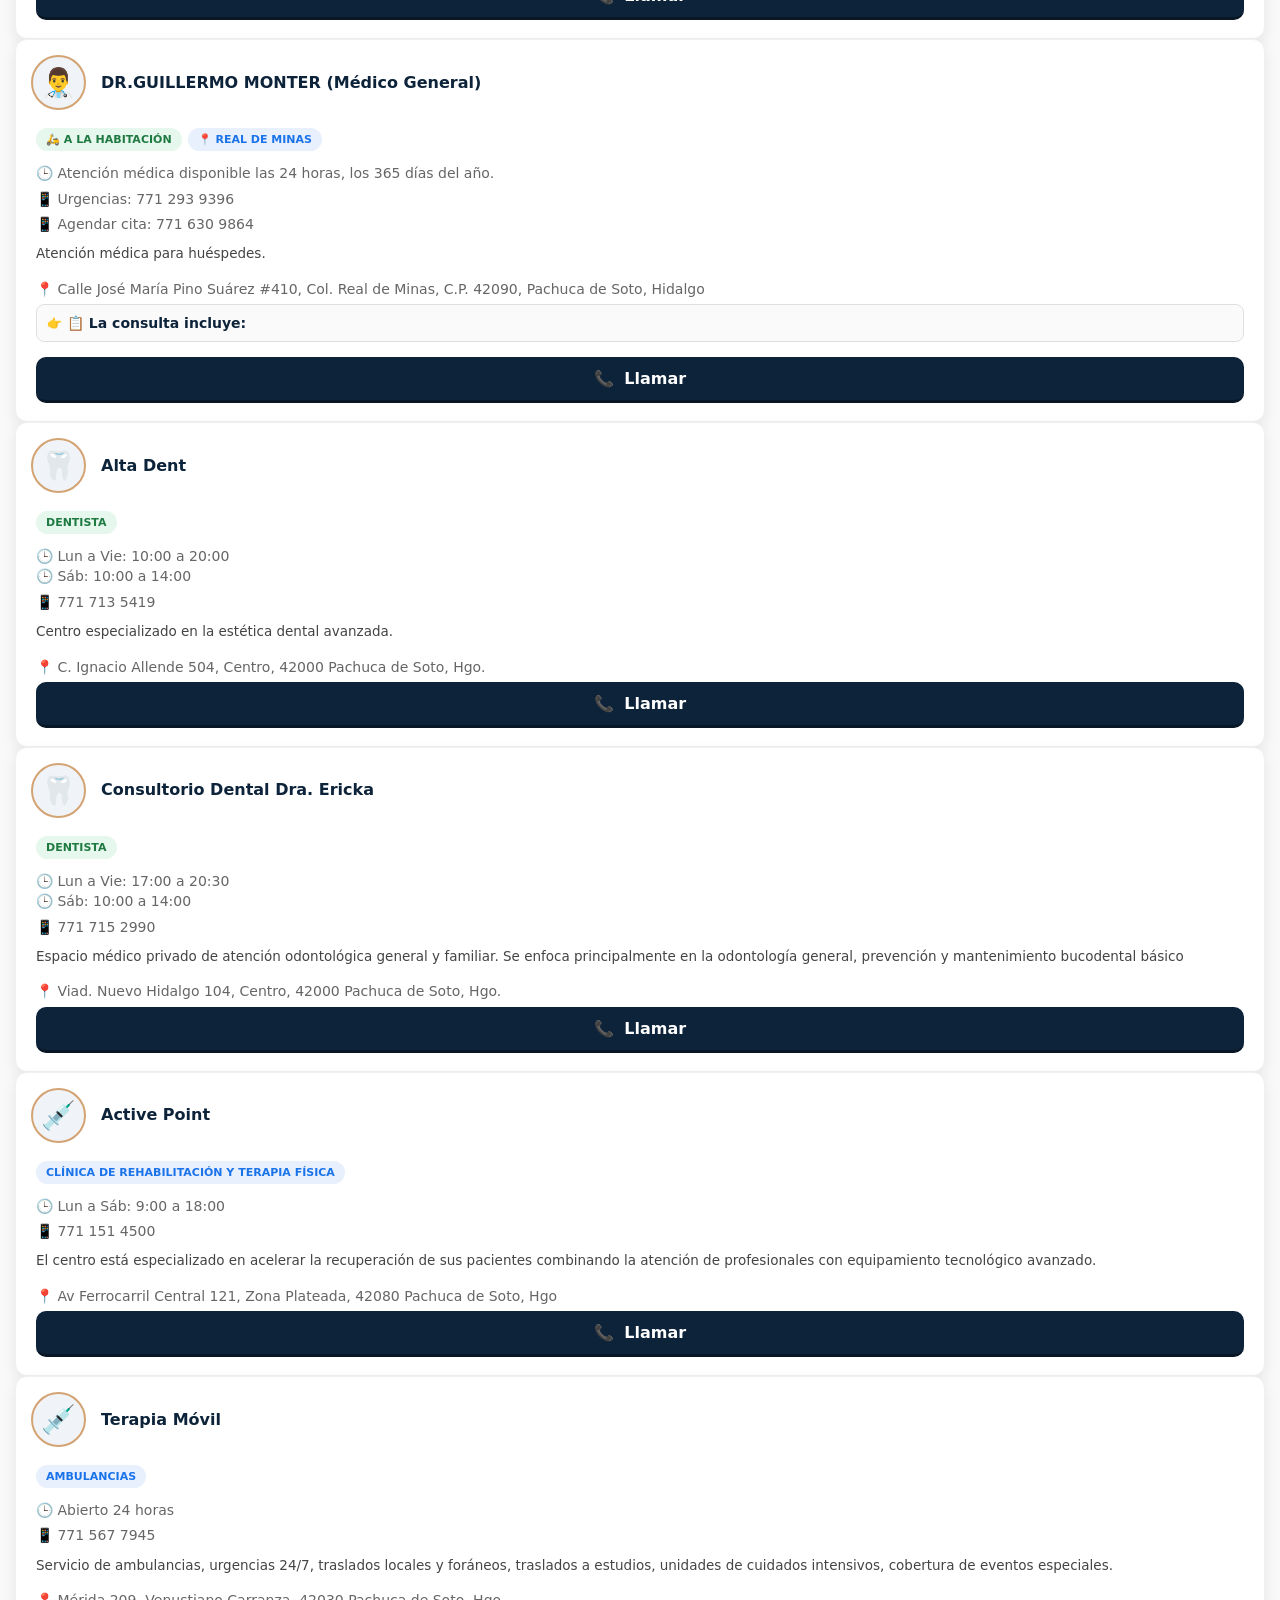
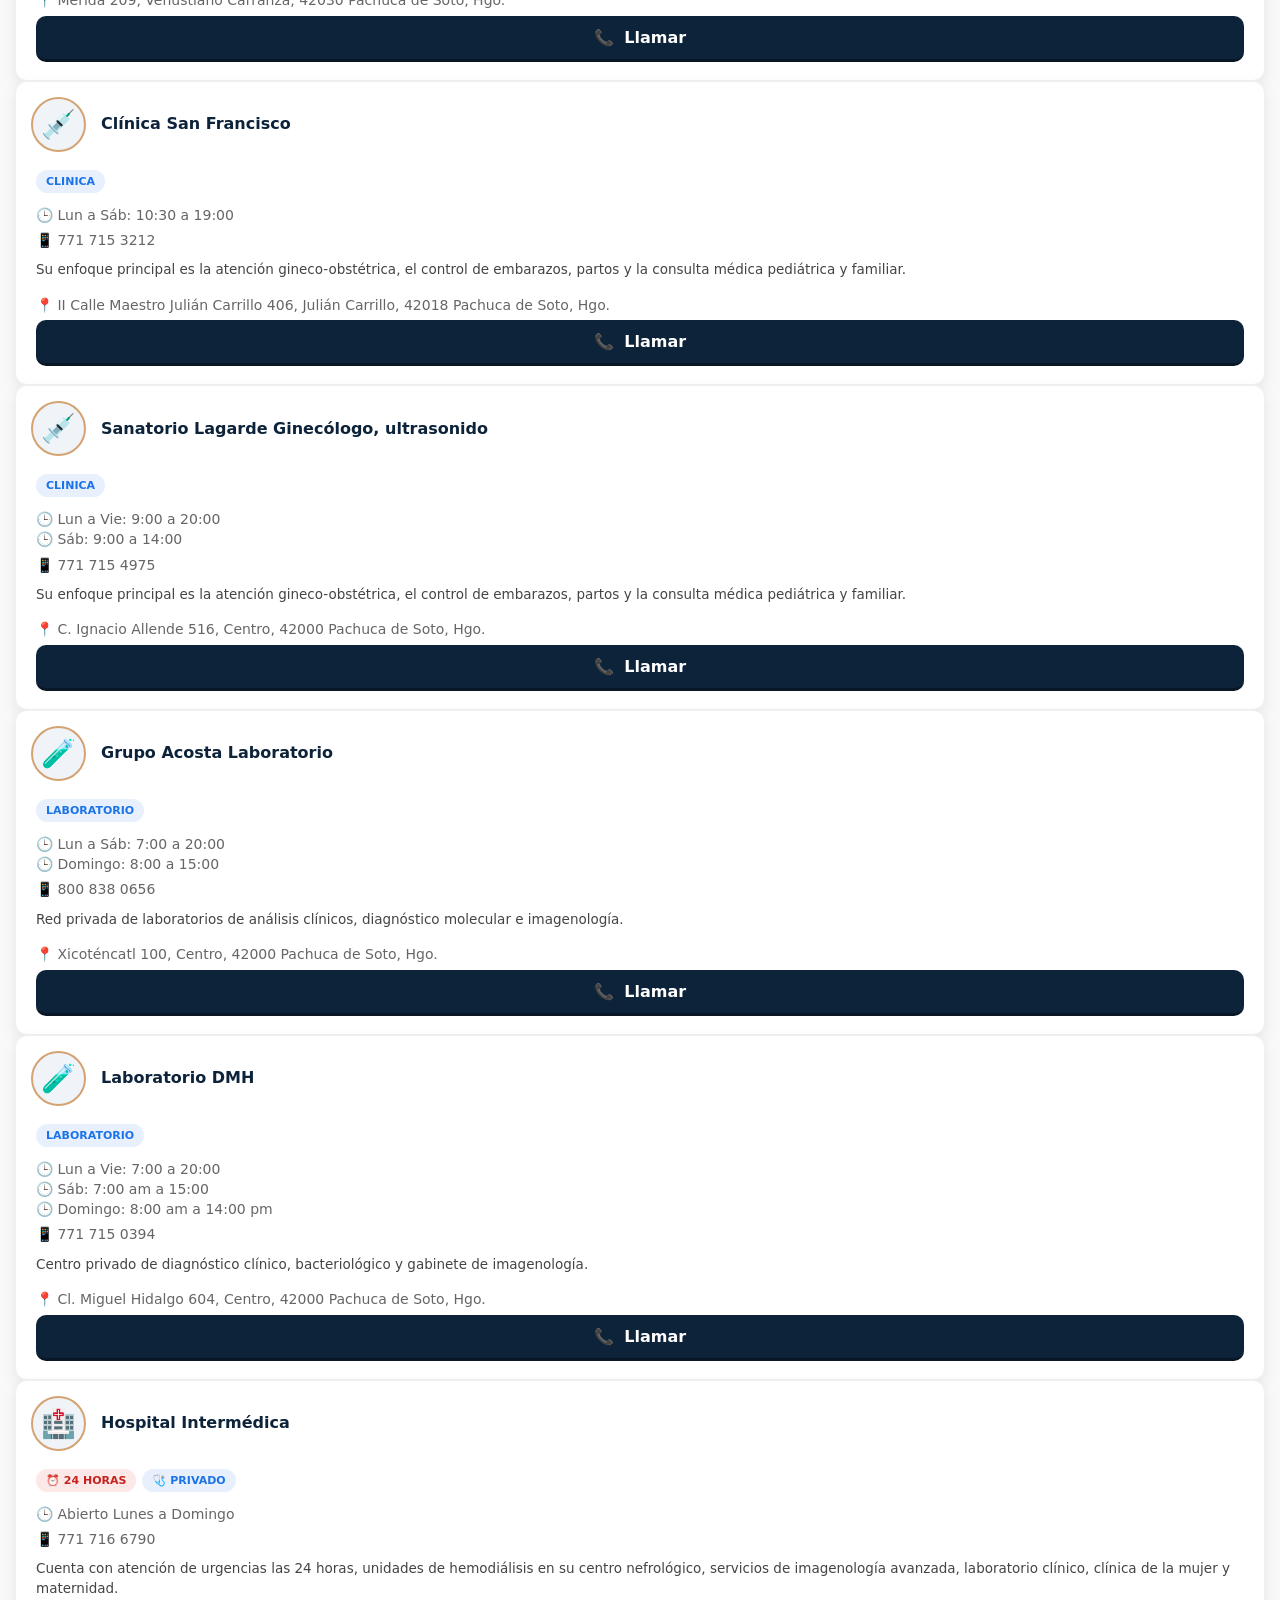
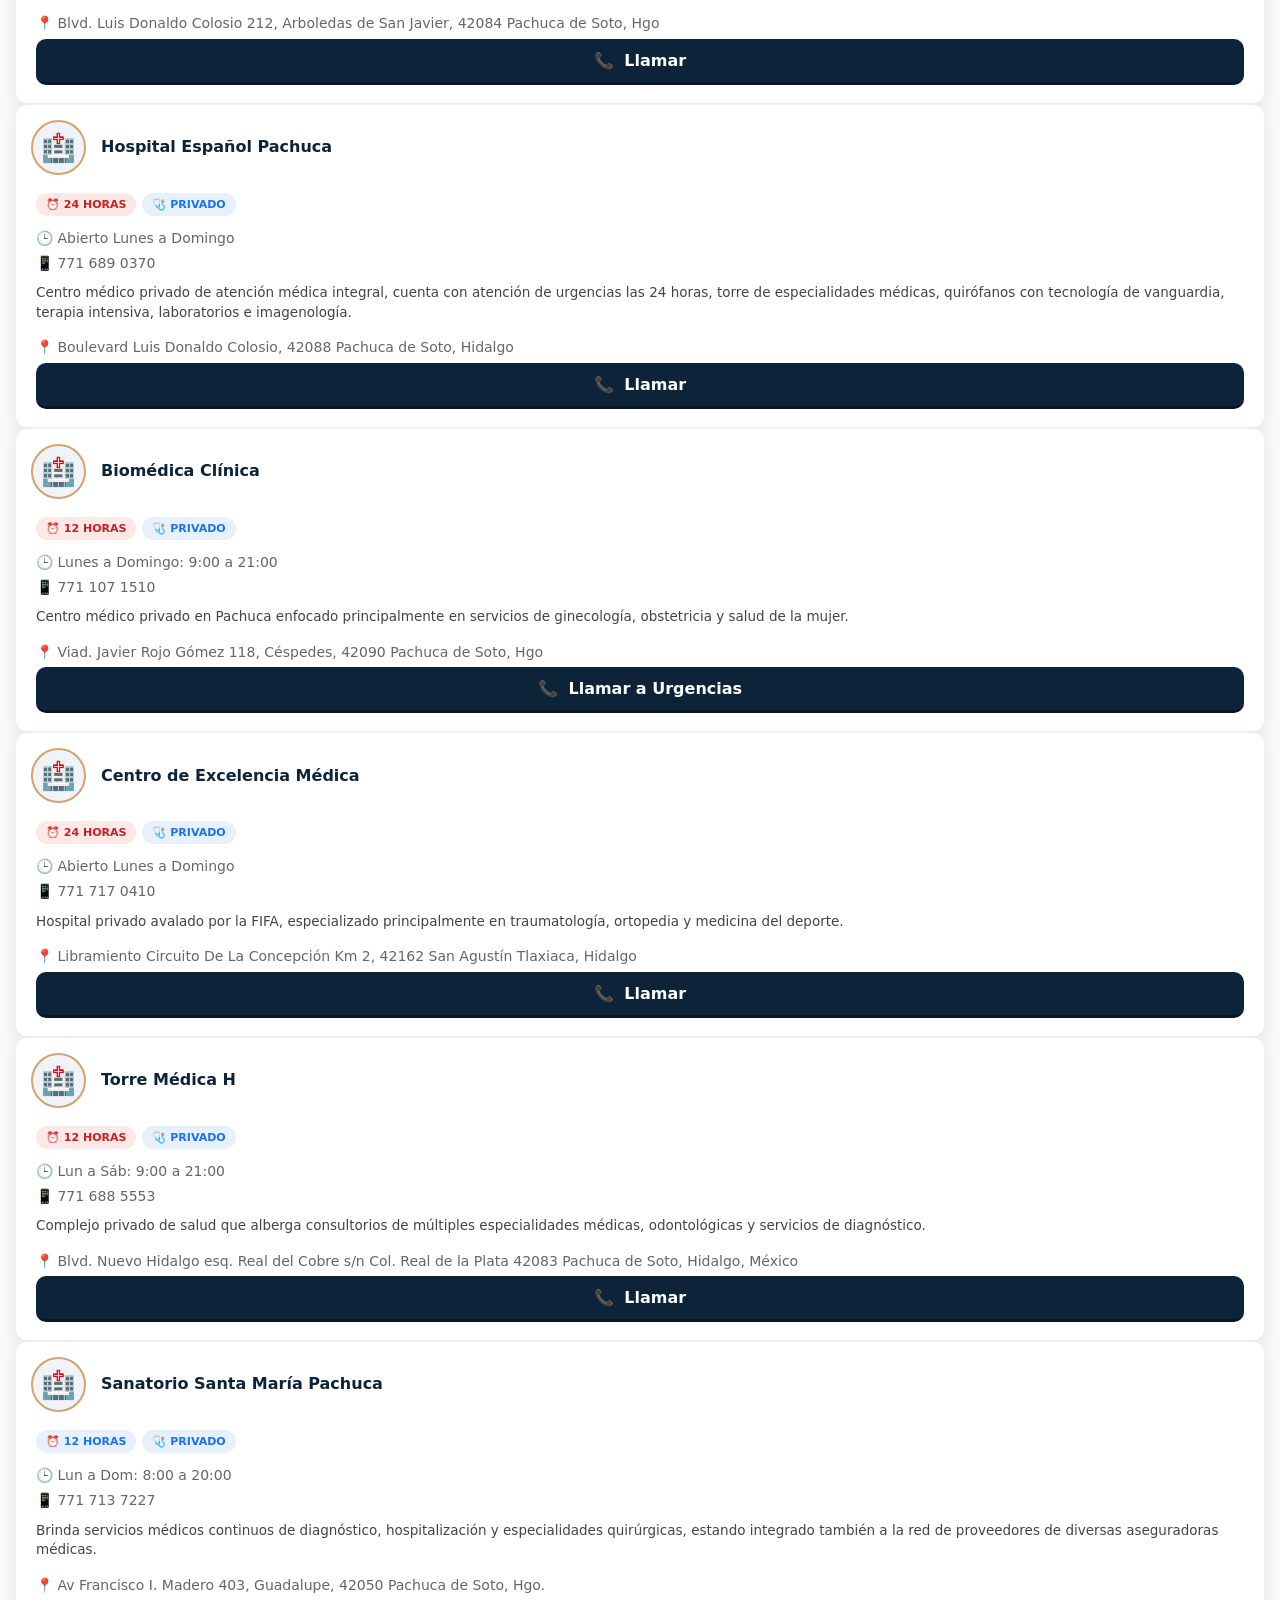
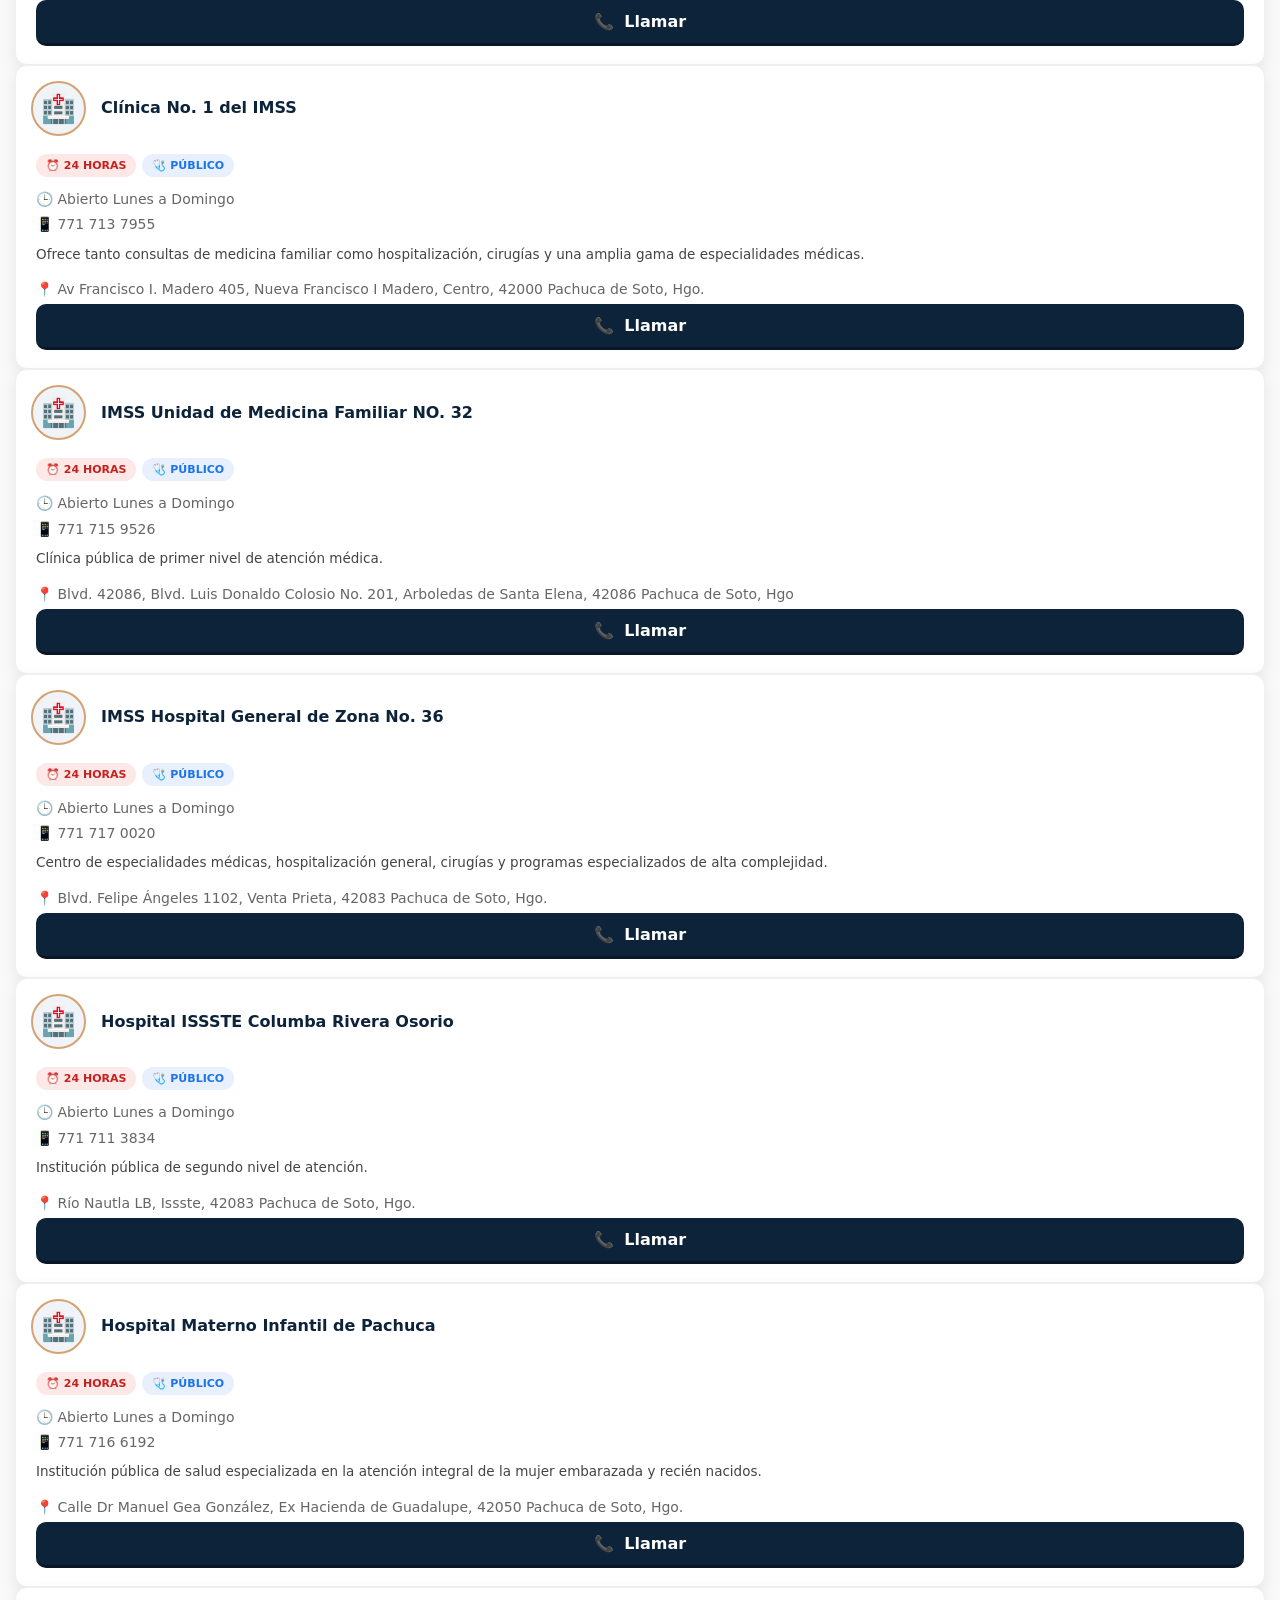
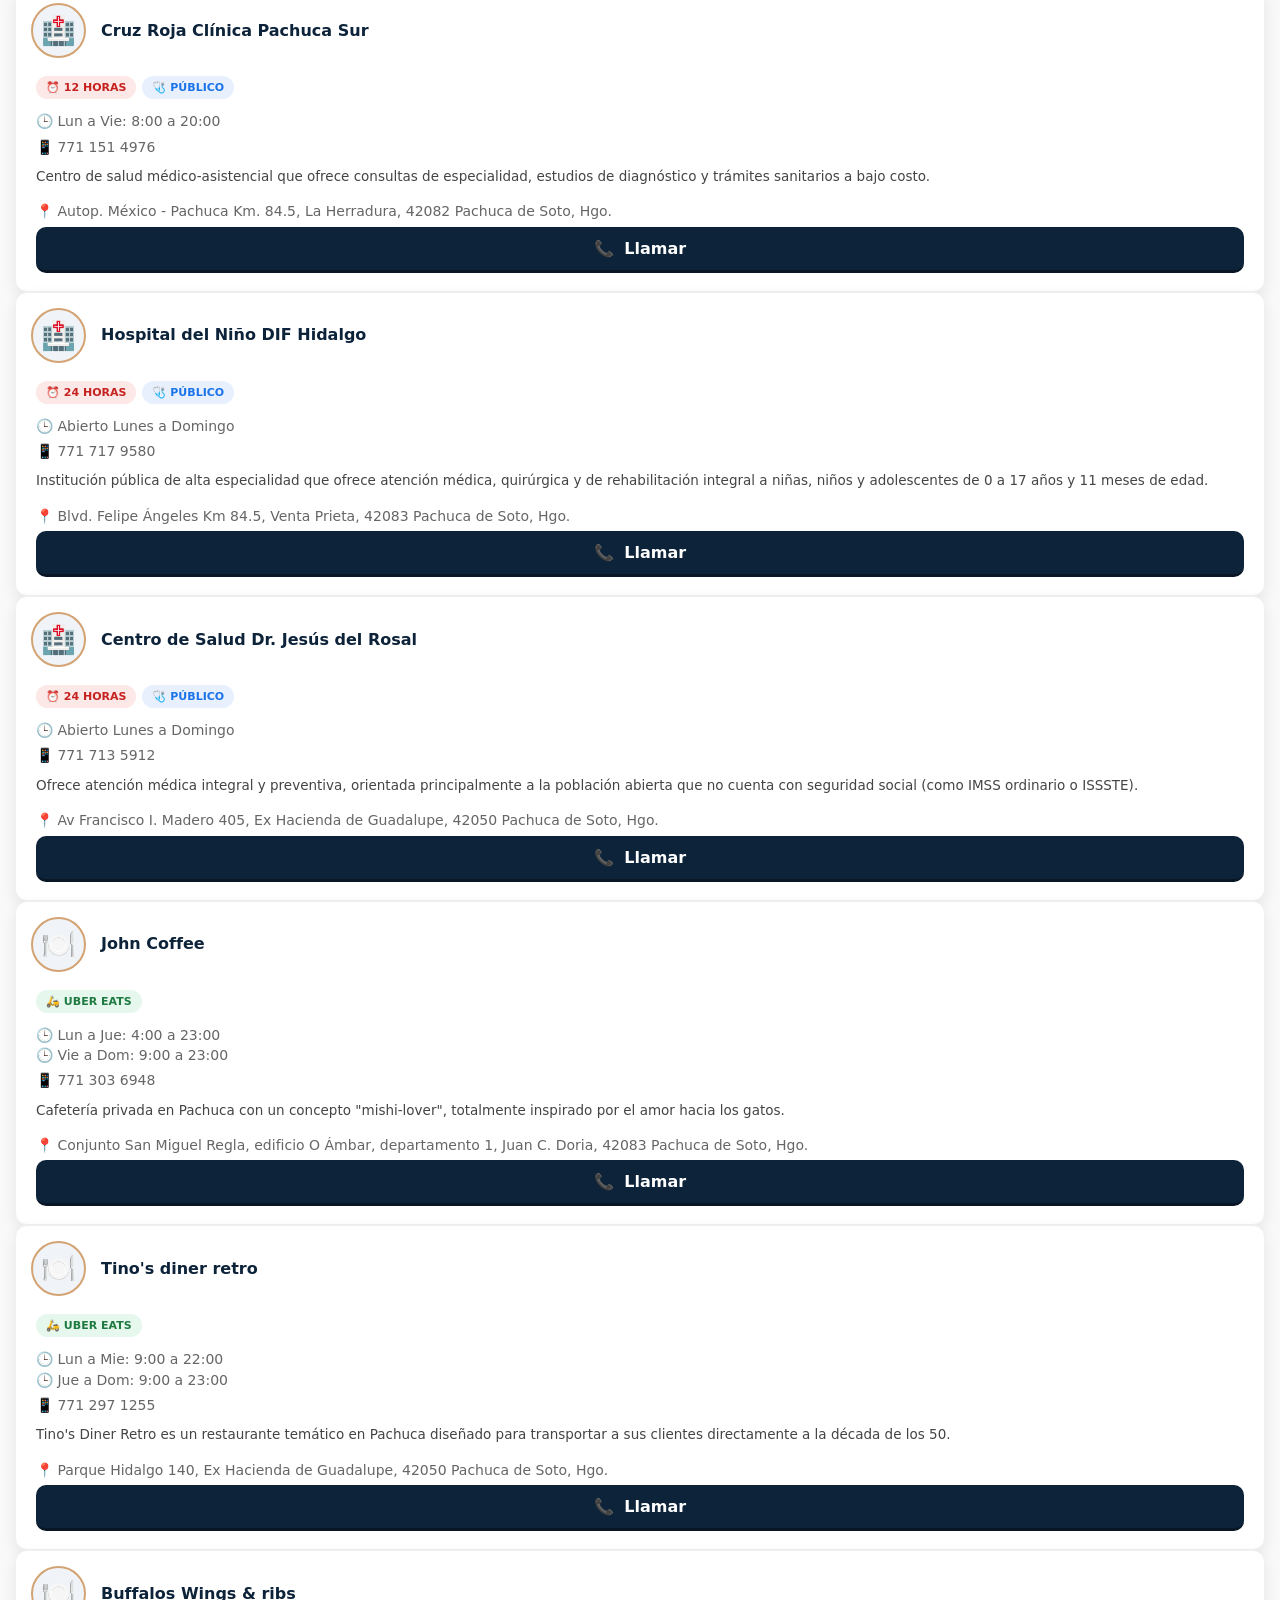
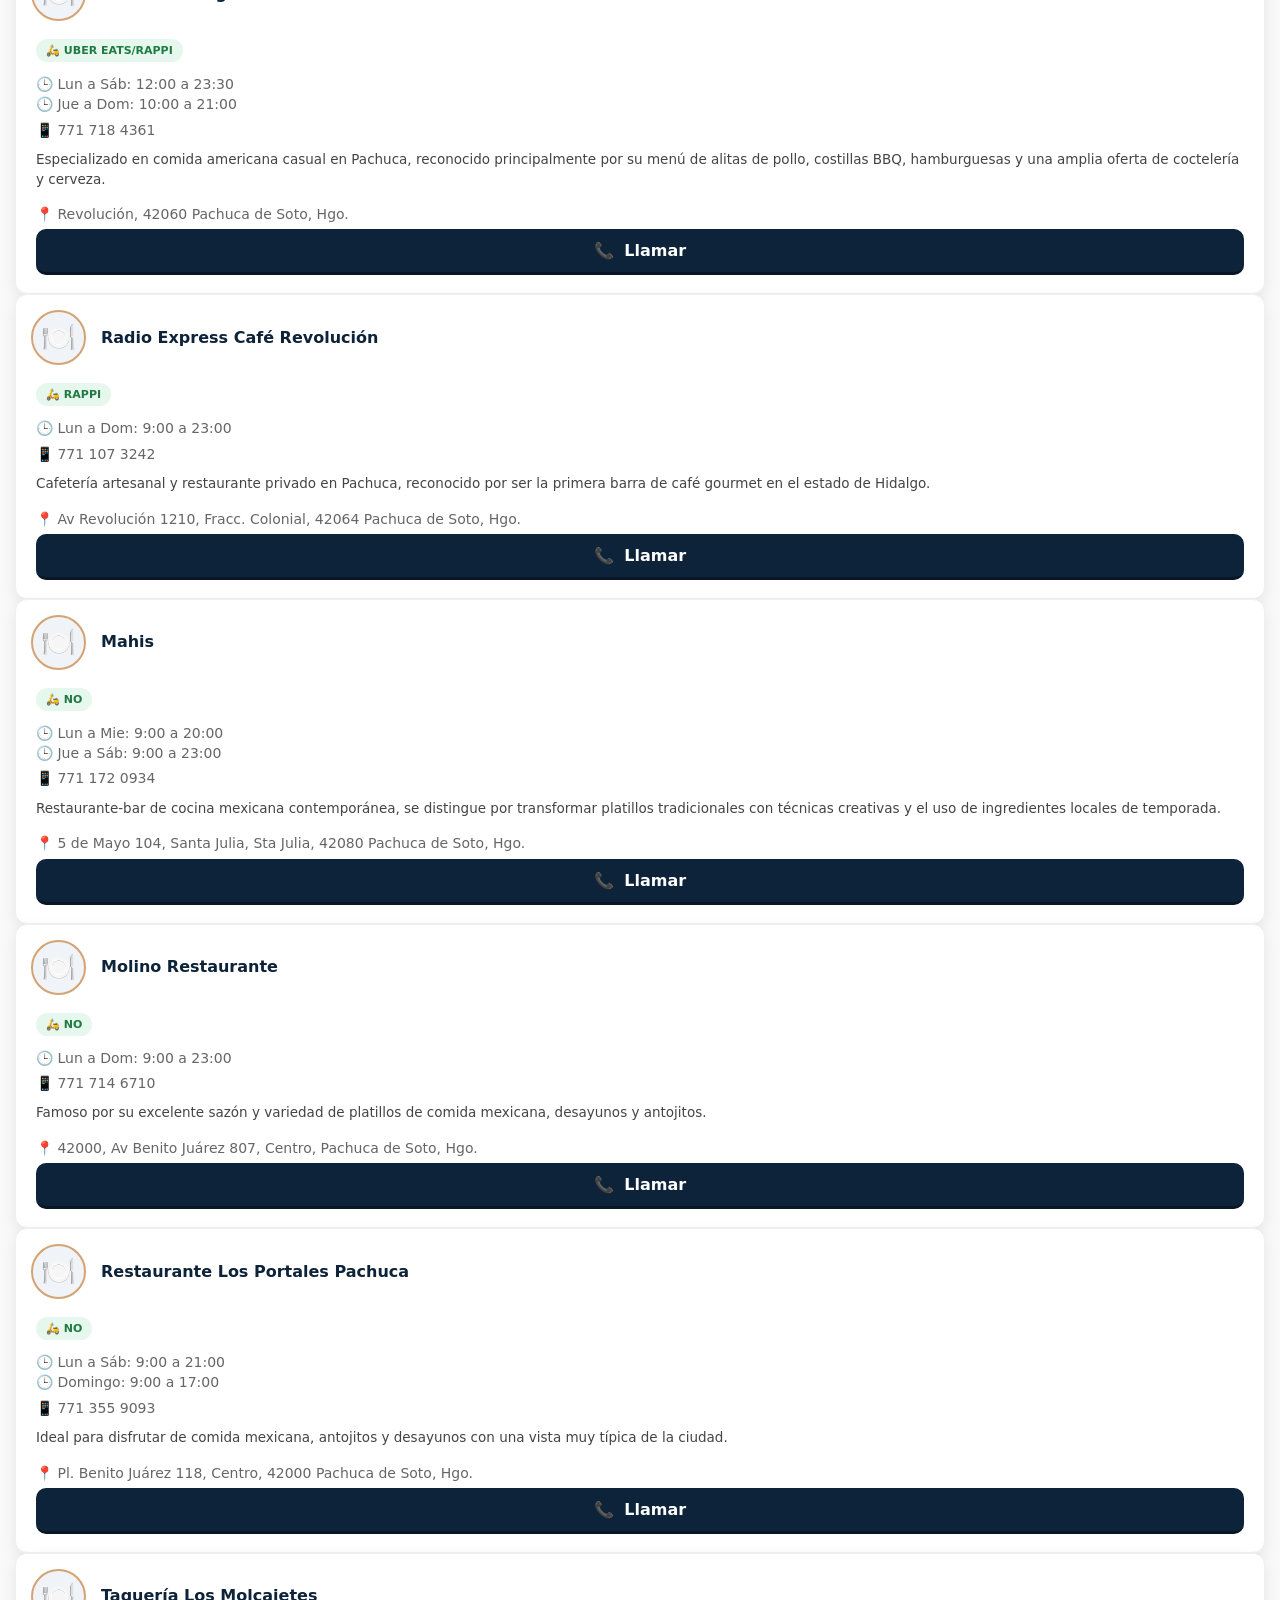
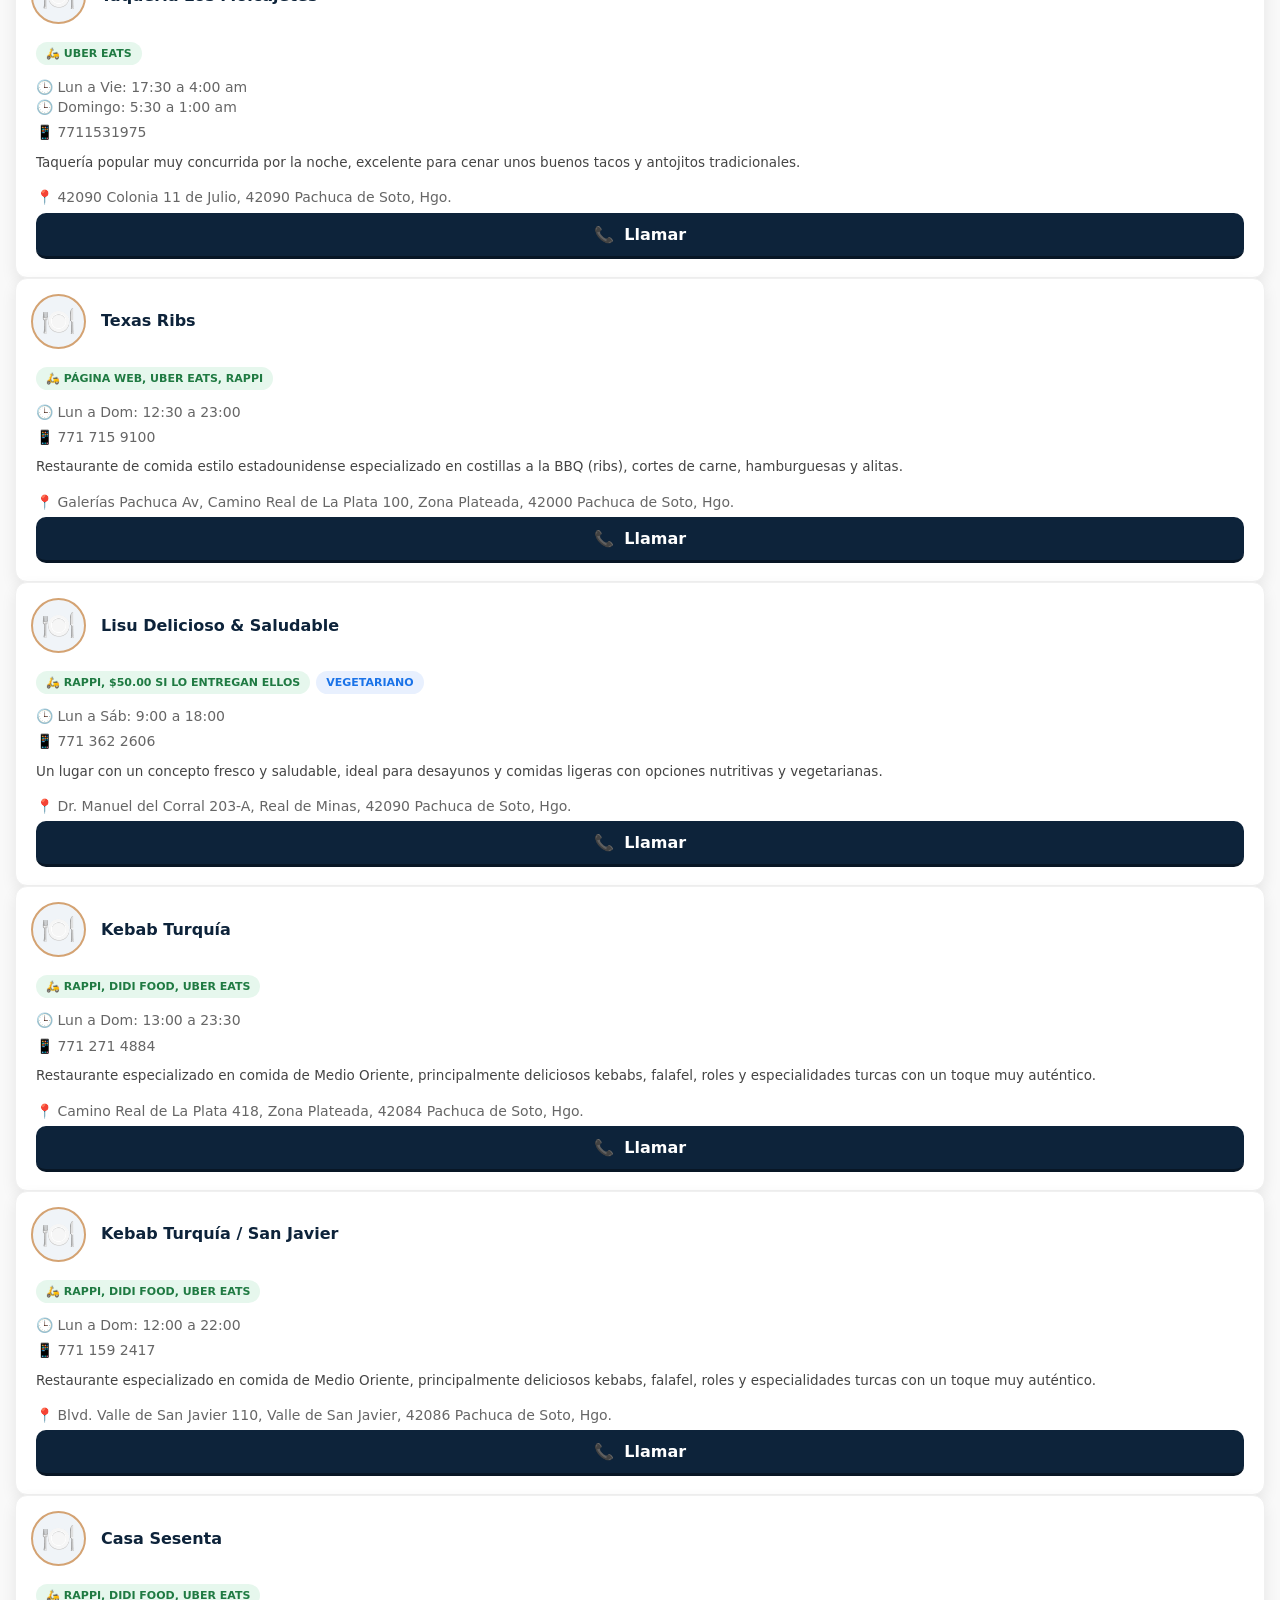
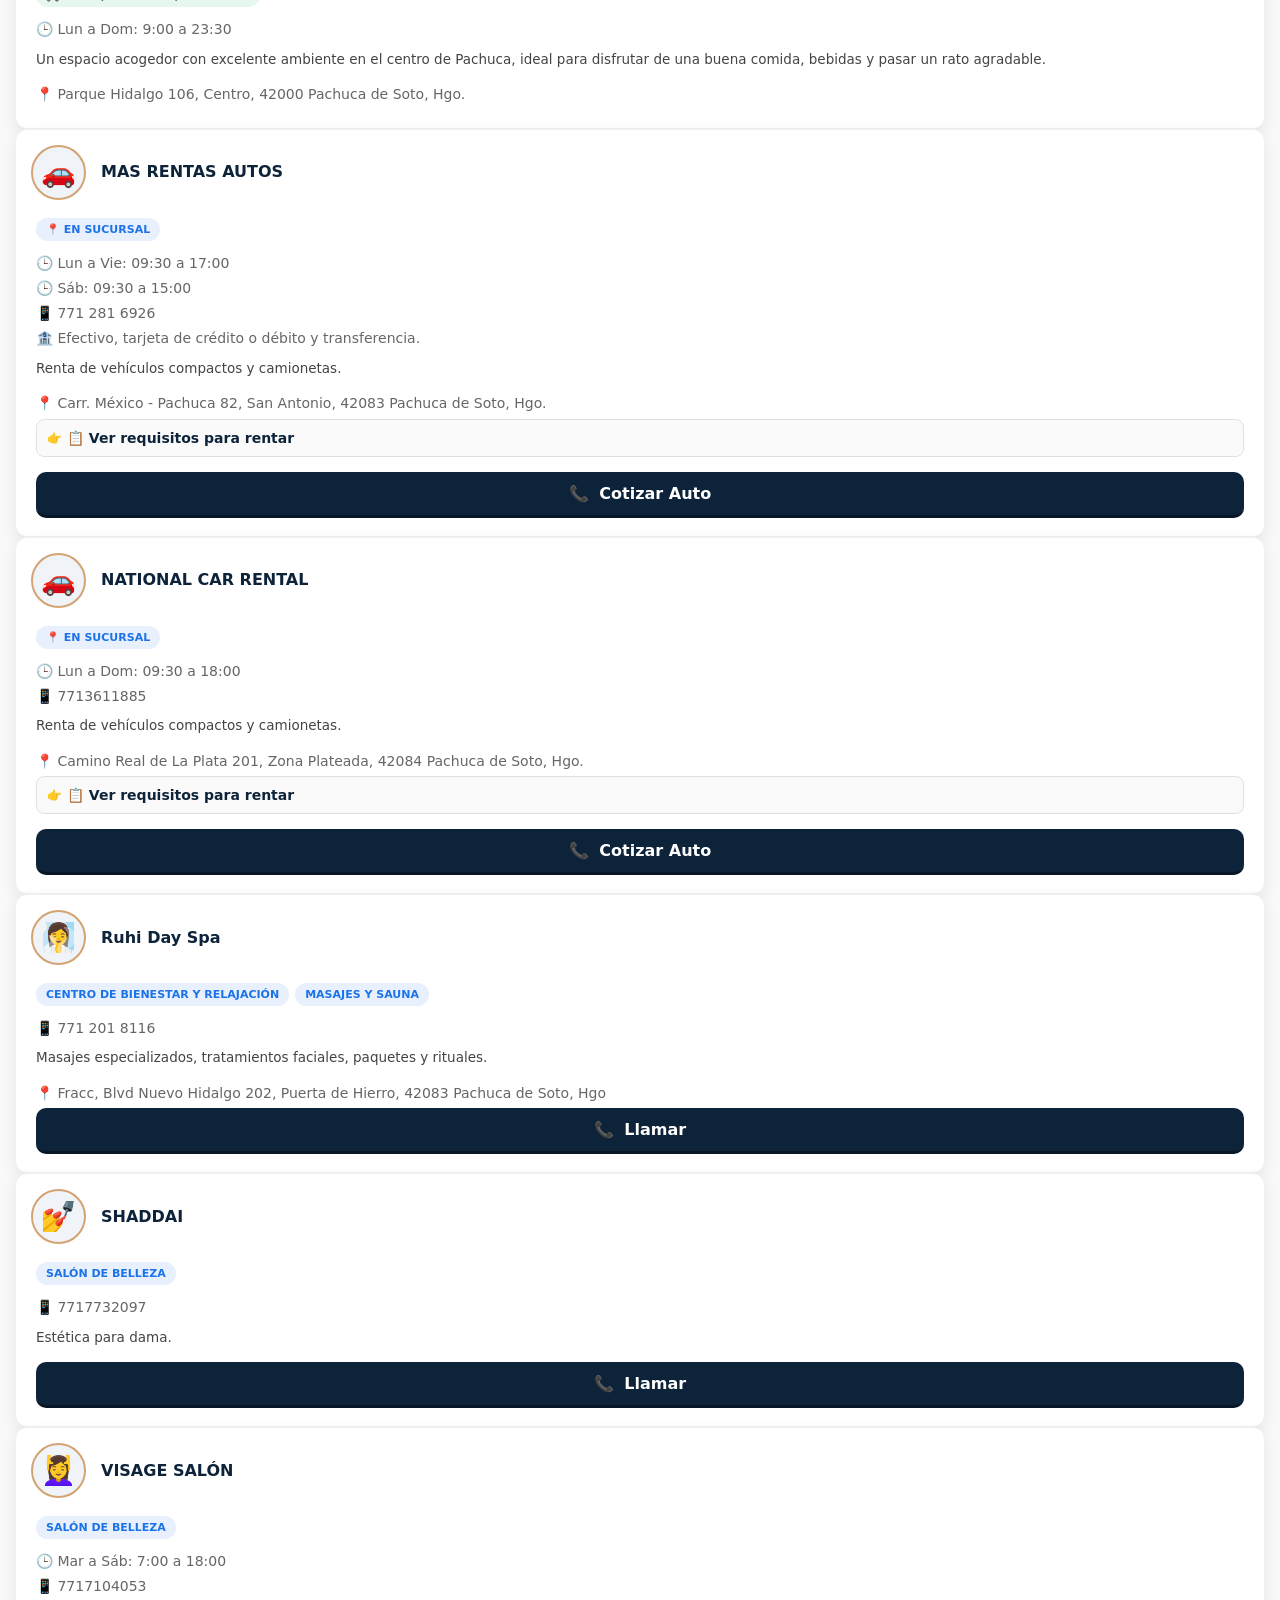
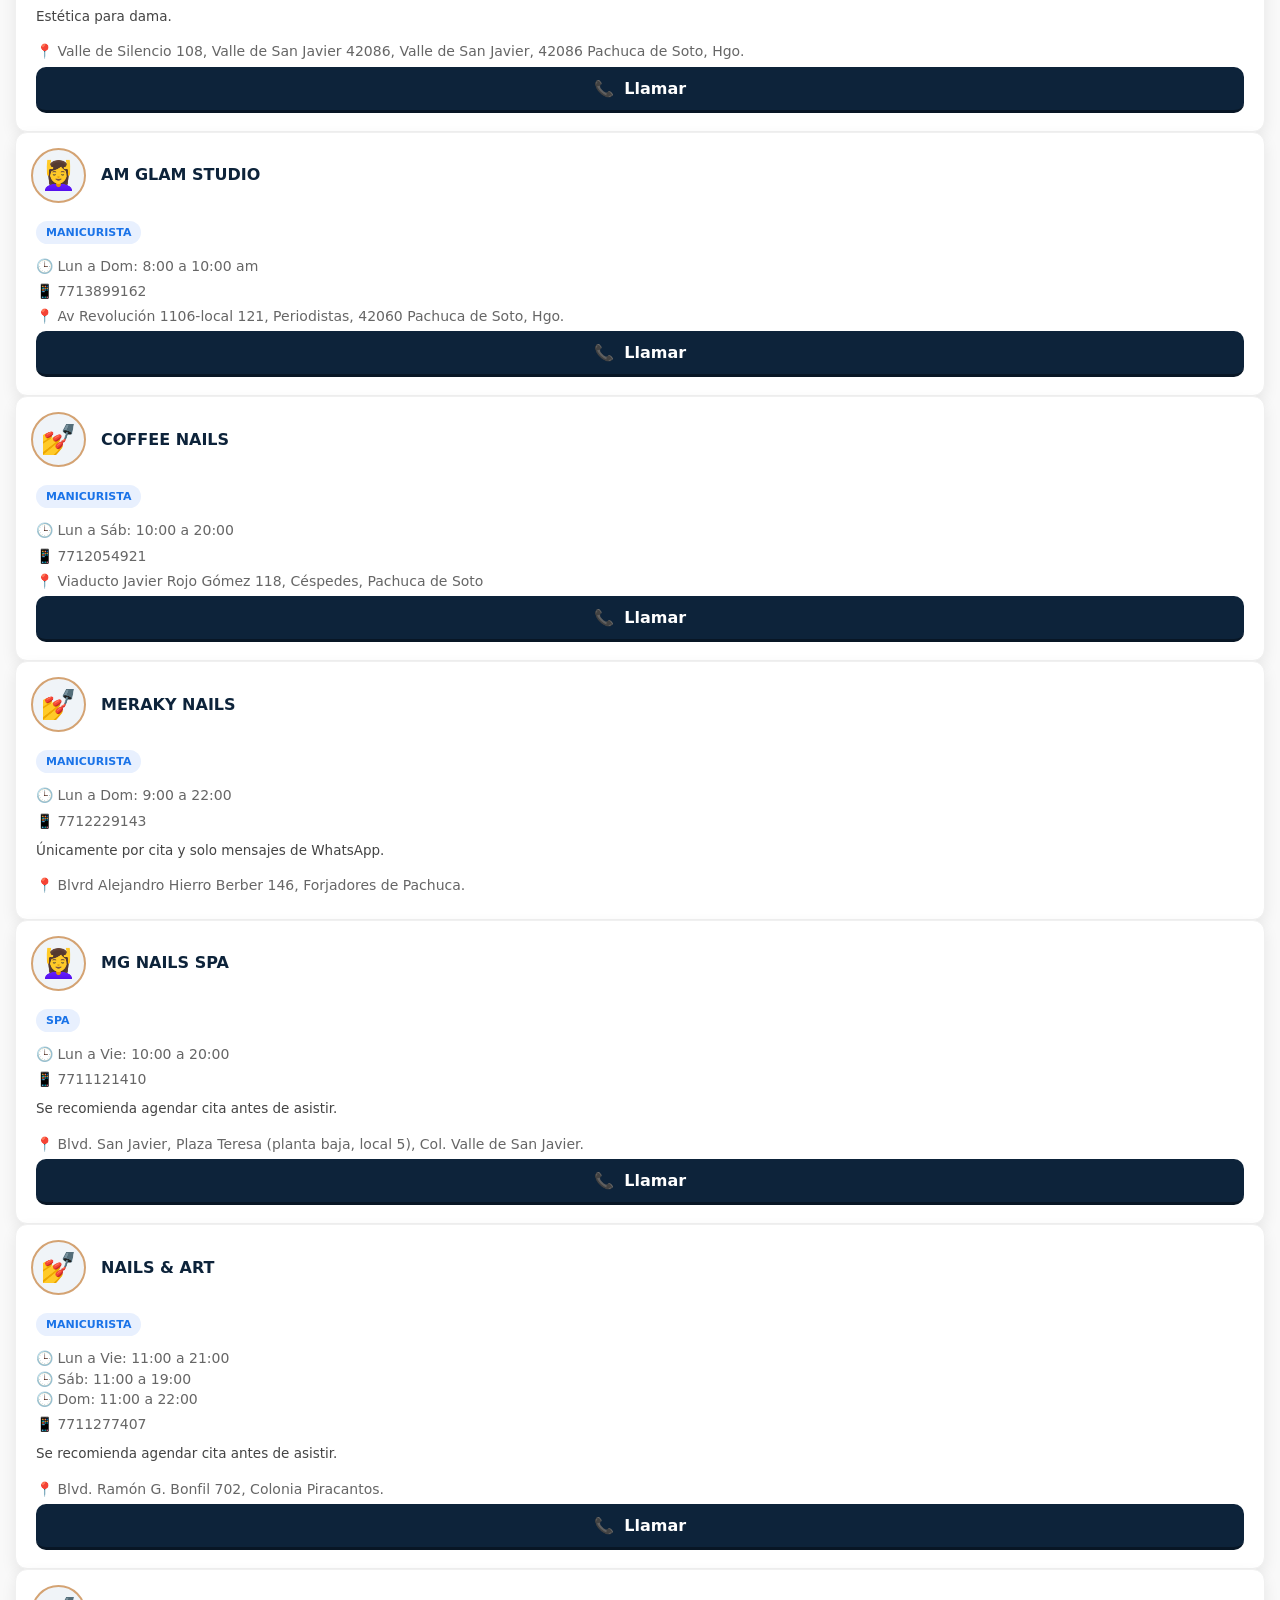
<file: otros-servicios.html>
<!DOCTYPE html>
<html lang="es">
<head>
    <meta charset="UTF-8">
    <meta name="viewport" content="width=device-width, initial-scale=1.0">
    <meta name="description" content="Directorio de servicios locales en Pachuca: salud, transporte, renta de autos, farmacias y más. Todo lo que necesitas para tu estancia en Hotel Emily y Hotel Ciros.">
    <title>Guía de Servicios Locales</title>
    <link rel="stylesheet" href="styles.css">
</head>
<body>

    <!-- CABECERA -->
    <div class="contenedor-app">
    <!-- CABECERA -->
    <header class="cabecera">
      <div class="cabecera-izq">
        <div class="logos-cabecera">
          <a href="index.html" class="titulo-cabecera">
            <img src="img/logos/Logo-Emily.webp" alt="Emily">
            <img src="img/logos/Logo-Ciros.webp" alt="Ciros">
            <img src="img/logos/Logo-Chips.webp" alt="Chips">
          </a>
                    <div class="selector-idioma" aria-label="Selector de idioma">
                        <button type="button" class="boton-idioma activo notranslate" translate="no" data-idioma="es" aria-label="Cambiar a español" title="Español">Es</button>
                        <button type="button" class="boton-idioma notranslate" translate="no" data-idioma="en" aria-label="Change to English" title="English">Ing</button>
                        <div id="google_translate_element"></div>
                    </div>
        </div>
      </div>
      <button class="boton-menu" id="btn-abrir-menu">☰</button>
    </header>

    <div class="fondo-oscuro" id="fondo-menu"></div>

    <!-- ----------------------------------------- Barra lateral ---------------------------------------------- -->
    <nav class="menu-lateral" id="menu">
      <div class="etiqueta-menu">Navegación</div>
      <a href="index.html" class="enlace-menu"><span>📍</span> Inicio</a>
      <a href="habitaciones.html" class="enlace-menu"><span>🛏️</span> Habitaciones</a>
      <a href="restaurante.html" class="enlace-menu"><span>🍽️</span> Restaurante</a>
      <a href="salones.html" class="enlace-menu"><span>🎤</span> Salones</a>
      <a href="pueblos.html" class="enlace-menu"><span>🏘️</span> Pueblos Mágicos</a>
      <a href="otros-servicios.html" class="enlace-menu  activo"><span>🗒️</span> Otros Servicios</a>
      <a href="contacto.html" class="enlace-menu"><span>📞</span> Contacto</a>
    </nav>



    <main class="seccion-guia">
      <div style="display: flex; align-items: center; gap: 8px; margin-bottom: 15px;">
            
            <button class="btn-carrusel btn-izq" id="btn-izq-filtros" style="position: relative; flex-shrink: 0; transform: none; background: #0d233a; color: white; border: none; border-radius: 50%; width: 30px; height: 30px;">❮</button>
            
            <div class="contenedor-filtros" id="carrusel-filtros" style="margin-bottom: 0; padding-bottom: 0; flex-grow: 1;">
                <button class="btn-filtro active" data-categoria="todos">⭐ Todos</button>
                <button class="btn-filtro" data-categoria="pachuca">📍 Pachuca</button>
                <button class="btn-filtro" data-categoria="salud">🏥 Salud</button>
                <button class="btn-filtro" data-categoria="transporte">🚗 Renta de autos</button>
                <button class="btn-filtro" data-categoria="estetica">✨ Belleza y Relax</button>
                <button class="btn-filtro" data-categoria="restaurantes">🎉 Restaurantes</button>
                <button class="btn-filtro" data-categoria="antros">🍾 Antros</button>
                <button class="btn-filtro" data-categoria="iglesia">⛪ Iglesias</button>
                <button class="btn-filtro" data-categoria="balnearios">♨ Balnearios</button>
                <button class="btn-filtro" data-categoria="cerrajero">🔐 Cerrajeros</button>
                <button class="btn-filtro" data-categoria="mecanico">🛠️ Mecánicos</button>
                <button class="btn-filtro" data-categoria="vulcanizadora">🧑‍🔧 Vulcanizadoras</button>
            </div>

            <button class="btn-carrusel btn-der" id="btn-der-filtros" style="position: relative; flex-shrink: 0; transform: none; background: #0d233a; color: white; border: none; border-radius: 50%; width: 30px; height: 30px;">❯</button>
        </div>
        
       <!-- Lista de negocios -->           
            <!-- Salud -->
    <!-- ---------------------------------------------------------------------------Farmacias-------------------------------------------------------- -->
            <!--Empieza FARMACIA EL BOTICARIO-->
          <div class="tarjeta-hibrida" data-cat="salud">
              <div class="encabezado-sin-foto">
                <div class="avatar-icono">⚕️</div>
                  <h3 class="titulo-negocio" style="margin: 0;">FARMACIA EL BOTICARIO</h3>
               </div>
    
            <div class="cuerpo-tarjeta">
              <div class="badges-contenedor">
                <span class="badge domicilio">🛵 Envíos a domicilio</span>
             </div>
                <p class="info-texto">🕒 Lun a Vie: 07:00 a 22:00 en sucursal.</p>
                <p class="info-texto">🕒 Sáb: 07:00 a 21:00 en sucursal</p>
                <p class="info-texto">🕒 Dom: 08:00 a 16:00 en sucursal</p>
                <p class="info-texto">📱 771 220 5690</p>
                <p class="descripcion-negocio">Enfocada en productos hospitalarios, medicamentos de difícil localización, 
                  material médico, ortopedia y fórmulas magistrales. Cubre áreas como oncología, pediatría, ginecología y nutrición.</p>
                <p class="info-texto">📍 Av Benito Juárez 1000 A-Loc 1, Maestranza Pachuca </p>
        
                <a href="tel:7712205690" class="btn-llamar"><span>📞</span> Llamar</a>
            </div>
           </div>
          <!-- AQUI TERMINA FARMACIA EL BOTICARIO -->

          <!--Empieza Farmacias del Ahorro Reloj-->
          <div class="tarjeta-hibrida" data-cat="salud">
              <div class="encabezado-sin-foto">
                <div class="avatar-icono">⚕️</div>
                  <h3 class="titulo-negocio" style="margin: 0;">Farmacias del Ahorro Reloj</h3>
               </div>
    
            <div class="cuerpo-tarjeta">
              <div class="badges-contenedor">
                <span class="badge urgencia">⏰ 24 horas</span>
                <span class="badge establecimiento">📍 A 5 minutos</span>
             </div>
                <p class="info-texto">🕒 Abierto de lunes a domingo</p>
                <p class="info-texto">📱 771 719 0300</p>
                <p class="descripcion-negocio">Ofrece orientación médica de primer contacto. Cerca de Hotel Emily y Hotel Ciros.</p>
                <p class="info-texto">📍 Ignacio Allende esq. Doria ext:300, Centro, 42000 Pachuca de Soto, Hgo. </p>
        
                <a href="tel:7717190300" class="btn-llamar"><span>📞</span> Llamar</a>
            </div>
           </div>
          <!-- AQUI TERMINA Farmacias del Ahorro Reloj -->

          <!--Empieza Farmacias Similares Pachuca Guerrero-->
          <div class="tarjeta-hibrida" data-cat="salud">
              <div class="encabezado-sin-foto">
                <div class="avatar-icono">⚕️</div>
                  <h3 class="titulo-negocio" style="margin: 0;">Farmacias Similares Pachuca Guerrero</h3>
               </div>
    
            <div class="cuerpo-tarjeta">
              <div class="badges-contenedor">
                <span class="badge domicilio">🛵 Envíos a domicilio</span>
                <span class="badge establecimiento">📍 Vicente Guerrero</span>
             </div>
                <p class="info-texto">🕒 Lun a Sáb: 7:00 a 22:00</p>
                <p class="info-texto">🕒 Domingo: 9:00 - 21:00</p>
                <p class="info-texto">📱 800 911 6666</p>
                <p class="descripcion-negocio">Ofrece orientación médica de primer contacto. Los médicos suelen
                   estar disponibles en horarios similares a la farmacia, aunque se recomienda llegar temprano debido a que atienden por orden de llegada.</p>
                <p class="info-texto">📍 C. Vicente Guerrero 704, Centro, 42000 Pachuca de Soto, Hgo.</p>
        
                <a href="tel:8009116666" class="btn-llamar"><span>📞</span> Llamar</a>
            </div>
           </div>
          <!-- AQUI TERMINA Farmacias Similares Pachuca Guerrero -->
            
      <!-- ---------------------------------------------------------------------Doctores-------------------------------------------------------------- -->      
          <!--Empieza DRA.PAOLA RUIZ/FAM-->
          <div class="tarjeta-hibrida" data-cat="salud">
              <div class="encabezado-sin-foto">
                <div class="avatar-icono">👩‍⚕️ </div>
                  <h3 class="titulo-negocio" style="margin: 0;">DRA.PAOLA RUIZ (Médico Familiar)</h3>
               </div>
    
            <div class="cuerpo-tarjeta">
              <div class="badges-contenedor">
                <span class="badge domicilio">🛵 A la habitación</span>
                <span class="badge establecimiento">📍 Fraccionamiento Tizoc</span>
             </div>
                <p class="info-texto">🕒 Lun a Vie: 09:00 a 20:00 en sucursal</p>
                <p class="info-texto">🕒 Lun a Vie: 24 Horas </p>
                <p class="info-texto">📱 7714113314</p>
                <p class="info-texto">🏦 Efectivo, tarjeta o transferencia bancaria. El pago se realiza por cada consulta efectuada.</p>
                <p class="descripcion-negocio">Atención médica para huéspedes y colaboradores del Hotel Emily.</p>
                <p class="info-texto">📍 Carr. México - Pachuca 82, San Antonio, 42083 Pachuca de Soto, Hgo</p>
        
        <!--LISTA DESPLEGABLE -->
            <details class="caja-requisitos">
              <summary>📋 La consulta incluye:</summary>
                <ul>
                  <li>Valoración médica.</li>
                  <li>Diagnóstico y receta.</li>
                  <li>Toma de signos vitales y glucosa.</li>
                  <li>Curaciones y vendajes.</li>
                  <li>Aplicación de una dosis inicial de medicamento cuando sea necesario.</li>
                  <li>No incluye: Procedimientos especiales, medicamentos e insumos adicionales, los cuales tienen un costo extra.</li>
                  <li>Costo por consulta: $680 MXN. El precio no incluye IVA; en caso de requerir factura, se agregará el IVA correspondiente al costo final.</li>
               </ul>
           </details>
                <a href="tel:7714113314" class="btn-llamar"><span>📞</span> Llamar</a>
            </div>
           </div>
          <!-- AQUI TERMINA DRA.PAOLA RUIZ/FAM -->

          <!--Empieza DR.GUILLERMO MONTER/ GRAL.-->
          <div class="tarjeta-hibrida" data-cat="salud">
              <div class="encabezado-sin-foto">
                <div class="avatar-icono">👨‍⚕️</div>
                  <h3 class="titulo-negocio" style="margin: 0;">DR.GUILLERMO MONTER (Médico General)</h3>
               </div>
    
            <div class="cuerpo-tarjeta">
              <div class="badges-contenedor">
                <span class="badge domicilio">🛵 A la habitación</span>
                <span class="badge establecimiento">📍 Real de Minas</span>
             </div>
                <p class="info-texto">🕒 Atención médica disponible las 24 horas, los 365 días del año.</p>
                <p class="info-texto">📱 Urgencias: 771 293 9396</p>
                <p class="info-texto">📱 Agendar cita: 771 630 9864</p>
                <p class="descripcion-negocio">Atención médica para huéspedes.</p>
                <p class="info-texto">📍 Calle José María Pino Suárez #410, Col. Real de Minas, C.P. 42090, Pachuca de Soto, Hidalgo</p>
        
        <!--LISTA DESPLEGABLE -->
            <details class="caja-requisitos">
              <summary>📋 La consulta incluye:</summary>
                <ul>
                  <li>Consulta médica a domicilio.</li>
                  <li>Atención de urgencias médicas.</li>
                  <li>Valoración y manejo hospitalario cuando el estado del paciente lo requiere.</li>
                  <li> Emisión de recetas médicas, certificados médicos y seguimiento clínico.</li>
               </ul>
           </details>
                <a href="tel:7716309864" class="btn-llamar"><span>📞</span> Llamar</a>
            </div>
           </div>
          <!-- AQUI TERMINA DR.GUILLERMO MONTER/ GRAL -->


    <!-- ---------------------------------------------------------------------Dentistas--------------------------------------------------------------------- -->
          <!--Empieza Alta Dent-->
          <div class="tarjeta-hibrida" data-cat="salud">
              <div class="encabezado-sin-foto">
                <div class="avatar-icono">🦷</div>
                  <h3 class="titulo-negocio" style="margin: 0;">Alta Dent</h3>
               </div>
    
            <div class="cuerpo-tarjeta">
              <div class="badges-contenedor">
                <span class="badge domicilio">Dentista</span>
             </div>
                <p class="info-texto">🕒 Lun a Vie: 10:00 a 20:00 <br /> 🕒 Sáb: 10:00 a 14:00</p>
                <p class="info-texto">📱 771 713 5419</p>
                <p class="descripcion-negocio">Centro especializado en la estética dental avanzada.</p>
                <p class="info-texto">📍 C. Ignacio Allende 504, Centro, 42000 Pachuca de Soto, Hgo.</p>
        
                <a href="tel:7717135419" class="btn-llamar"><span>📞</span> Llamar</a>
            </div>
           </div>
          <!-- AQUI TERMINA Alta Dent -->

          <!--Empieza Consultorio Dental Dra. Ericka-->
          <div class="tarjeta-hibrida" data-cat="salud">
              <div class="encabezado-sin-foto">
                <div class="avatar-icono">🦷</div>
                  <h3 class="titulo-negocio" style="margin: 0;">Consultorio Dental Dra. Ericka</h3>
               </div>
    
            <div class="cuerpo-tarjeta">
              <div class="badges-contenedor">
                <span class="badge domicilio">Dentista</span>
             </div>
                <p class="info-texto">🕒 Lun a Vie: 17:00 a 20:30 <br /> 🕒 Sáb: 10:00 a 14:00</p>
                <p class="info-texto">📱 771 715 2990</p>
                <p class="descripcion-negocio">Espacio médico privado de atención odontológica general y familiar. 
                  Se enfoca principalmente en la odontología general, prevención y mantenimiento bucodental básico</p>
                <p class="info-texto">📍 Viad. Nuevo Hidalgo 104, Centro, 42000 Pachuca de Soto, Hgo.</p>
        
                <a href="tel:7717152990" class="btn-llamar"><span>📞</span> Llamar</a>
            </div>
           </div>
          <!-- AQUI TERMINA Consultorio Dental Dra. Ericka -->

    <!-- -------------------------------------------------------------------- Clinicas ---------------------------------------------------------------------- -->
          <!--Empieza ACTIVE POINT-->
          <div class="tarjeta-hibrida" data-cat="salud">
              <div class="encabezado-sin-foto">
                <div class="avatar-icono">💉</div>
                  <h3 class="titulo-negocio" style="margin: 0;">Active Point</h3>
               </div>

          <div class="cuerpo-tarjeta">
              <div class="badges-contenedor">
                <span class="badge establecimiento"> Clínica de Rehabilitación y Terapia Física</span>
             </div>
                <p class="info-texto">🕒 Lun a Sáb: 9:00 a 18:00</p>
                <p class="info-texto">📱 771 151 4500</p>
                <p class="descripcion-negocio"> El centro está especializado en acelerar la recuperación de sus pacientes 
                  combinando la atención de profesionales con equipamiento tecnológico avanzado.</p>
                <p class="info-texto">📍 Av Ferrocarril Central 121, Zona Plateada, 42080 Pachuca de Soto, Hgo</p>
        
                <a href="tel:7711514500" class="btn-llamar"><span>📞</span> Llamar</a>
            </div>
           </div>
          <!-- AQUI TERMINA ACTIVE POINT -->

          <!--Empieza Terapia Móvil-->
          <div class="tarjeta-hibrida" data-cat="salud">
              <div class="encabezado-sin-foto">
                <div class="avatar-icono">💉</div>
                  <h3 class="titulo-negocio" style="margin: 0;">Terapia Móvil</h3>
               </div>

          <div class="cuerpo-tarjeta">
              <div class="badges-contenedor">
                <span class="badge establecimiento"> Ambulancias</span>
             </div>
                <p class="info-texto">🕒 Abierto 24 horas</p>
                <p class="info-texto">📱 771 567 7945</p>
                                <p class="descripcion-negocio">Servicio de ambulancias, urgencias 24/7, traslados locales y foráneos,
                                    traslados a estudios, unidades de cuidados intensivos, cobertura de eventos especiales.</p>
                <p class="info-texto">📍 Mérida 209, Venustiano Carranza, 42030 Pachuca de Soto, Hgo.</p>
        
                <a href="tel:7715677945" class="btn-llamar"><span>📞</span> Llamar</a>
            </div>
           </div>
          <!-- AQUI TERMINA Terapia Móvil -->
          
          <!--Empieza Clínica San Francisco-->
          <div class="tarjeta-hibrida" data-cat="salud">
              <div class="encabezado-sin-foto">
                <div class="avatar-icono">💉</div>
                  <h3 class="titulo-negocio" style="margin: 0;">Clínica San Francisco</h3>
               </div>

          <div class="cuerpo-tarjeta">
              <div class="badges-contenedor">
                <span class="badge establecimiento">Clinica</span>
             </div>
                <p class="info-texto">🕒 Lun a Sáb: 10:30 a 19:00</p>
                <p class="info-texto">📱 771 715 3212</p>
                <p class="descripcion-negocio"> Su enfoque principal es la atención gineco-obstétrica, el control de 
                  embarazos, partos y la consulta médica pediátrica y familiar.</p>
                <p class="info-texto">📍 II Calle Maestro Julián Carrillo 406, Julián Carrillo, 42018 Pachuca de Soto, Hgo.</p>
        
                <a href="tel:7717153212" class="btn-llamar"><span>📞</span> Llamar</a>
            </div>
           </div>
          <!-- AQUI TERMINA Clínica San Francisco -->

          <!--Empieza Sanatorio Lagarde Ginecólogo, ultrasonido-->
          <div class="tarjeta-hibrida" data-cat="salud">
              <div class="encabezado-sin-foto">
                <div class="avatar-icono">💉</div>
                  <h3 class="titulo-negocio" style="margin: 0;">Sanatorio Lagarde Ginecólogo, ultrasonido</h3>
               </div>

          <div class="cuerpo-tarjeta">
              <div class="badges-contenedor">
                <span class="badge establecimiento">Clinica</span>
             </div>
                <p class="info-texto">🕒 Lun a Vie: 9:00 a 20:00 <br /> 🕒 Sáb: 9:00 a 14:00</p>
                <p class="info-texto">📱 771 715 4975</p>
                <p class="descripcion-negocio"> Su enfoque principal es la atención gineco-obstétrica, el control de 
                  embarazos, partos y la consulta médica pediátrica y familiar.</p>
                <p class="info-texto">📍 C. Ignacio Allende 516, Centro, 42000 Pachuca de Soto, Hgo.</p>
        
                <a href="tel:7717154975" class="btn-llamar"><span>📞</span> Llamar</a>
            </div>
           </div>
          <!-- AQUI TERMINA Sanatorio Lagarde Ginecólogo, ultrasonido -->

    <!-- ------------------------------------------------------------------------ Laboratorios ------------------------------------------------------------------ -->
          <!--Empieza Grupo Acosta Laboratorio-->
          <div class="tarjeta-hibrida" data-cat="salud">
              <div class="encabezado-sin-foto">
                <div class="avatar-icono">🧪</div>
                  <h3 class="titulo-negocio" style="margin: 0;">Grupo Acosta Laboratorio</h3>
               </div>

          <div class="cuerpo-tarjeta">
              <div class="badges-contenedor">
                <span class="badge establecimiento">Laboratorio</span>
             </div>
                <p class="info-texto">🕒 Lun a Sáb: 7:00 a 20:00 <br />  🕒 Domingo: 8:00 a 15:00</p>
                <p class="info-texto">📱 800 838 0656</p>
                <p class="descripcion-negocio"> Red privada de laboratorios de análisis clínicos, diagnóstico molecular e imagenología.</p>
                <p class="info-texto">📍 Xicoténcatl 100, Centro, 42000 Pachuca de Soto, Hgo.</p>
        
                <a href="tel:8008380656" class="btn-llamar"><span>📞</span> Llamar</a>
            </div>
           </div>
          <!-- AQUI TERMINA Grupo Acosta Laboratorio -->

          <!--Empieza Laboratorio DMH-->
          <div class="tarjeta-hibrida" data-cat="salud">
              <div class="encabezado-sin-foto">
                <div class="avatar-icono">🧪</div>
                  <h3 class="titulo-negocio" style="margin: 0;">Laboratorio DMH</h3>
               </div>

          <div class="cuerpo-tarjeta">
              <div class="badges-contenedor">
                <span class="badge establecimiento">Laboratorio</span>
             </div>
                <p class="info-texto">🕒 Lun a Vie: 7:00 a 20:00 <br />🕒 Sáb: 7:00 am a 15:00 <br />   🕒 Domingo: 8:00 am a 14:00 pm</p>
                <p class="info-texto">📱 771 715 0394</p>
                <p class="descripcion-negocio"> Centro privado de diagnóstico clínico, bacteriológico y gabinete de imagenología.</p>
                <p class="info-texto">📍 Cl. Miguel Hidalgo 604, Centro, 42000 Pachuca de Soto, Hgo.</p>
        
                <a href="tel:7717150394" class="btn-llamar"><span>📞</span> Llamar</a>
            </div>
           </div>
          <!-- AQUI TERMINA Laboratorio DMH -->
          


    <!-- --------------------------------------------------------------------- Hospitales Privados ----------------------------------------------------------- -->
          <!--Empieza Intermedica-->
          <div class="tarjeta-hibrida" data-cat="salud">
                <div class="encabezado-sin-foto">
                    <div class="avatar-icono">🏥</div>
                    <h3 class="titulo-negocio" style="margin: 0;">Hospital Intermédica</h3>
                </div>
                
                <div class="cuerpo-tarjeta">
                    <div class="badges-contenedor">
                        <span class="badge urgencia">⏰ 24 horas</span>
                        <span class="badge establecimiento">🩺 Privado</span>
                    </div>
                    <p class="info-texto">🕒 Abierto Lunes a Domingo</p>
                    <p class="info-texto">📱 771 716 6790</p>
                    <p class="descripcion-negocio">Cuenta con atención de urgencias las 24 horas, unidades de 
                      hemodiálisis en su centro nefrológico, servicios de imagenología avanzada, laboratorio clínico, clínica de la mujer y maternidad.</p>
                    <p class="info-texto">📍 Blvd. Luis Donaldo Colosio 212, Arboledas de San Javier, 42084 Pachuca de Soto, Hgo</p>
                    <a href="tel:7717166790" class="btn-llamar"><span>📞</span> Llamar</a>
                </div>
            </div>
            <!--Termina Intermedica-->

            <!--Empieza Hospital Español Pachuca-->
          <div class="tarjeta-hibrida" data-cat="salud">
                <div class="encabezado-sin-foto">
                    <div class="avatar-icono">🏥</div>
                    <h3 class="titulo-negocio" style="margin: 0;">Hospital Español Pachuca</h3>
                </div>
                
                <div class="cuerpo-tarjeta">
                    <div class="badges-contenedor">
                        <span class="badge urgencia">⏰ 24 horas</span>
                        <span class="badge establecimiento">🩺 Privado</span>
                    </div>
                    <p class="info-texto">🕒 Abierto Lunes a Domingo</p>
                    <p class="info-texto">📱 771 689 0370</p>
                    <p class="descripcion-negocio">Centro médico privado de atención médica integral, cuenta con 
                      atención de urgencias las 24 horas, torre de especialidades médicas, quirófanos con tecnología 
                      de vanguardia, terapia intensiva, laboratorios e imagenología.</p>
                    <p class="info-texto">📍 Boulevard Luis Donaldo Colosio, 42088 Pachuca de Soto, Hidalgo</p>
                    <a href="tel:7716890370" class="btn-llamar"><span>📞</span> Llamar</a>
                </div>
            </div>
            <!--Termina Hospital Español Pachuca-->

            <!--Empieza Biomédica Clínica-->
          <div class="tarjeta-hibrida" data-cat="salud">
                <div class="encabezado-sin-foto">
                    <div class="avatar-icono">🏥</div>
                    <h3 class="titulo-negocio" style="margin: 0;">Biomédica Clínica</h3>
                </div>
                
                <div class="cuerpo-tarjeta">
                    <div class="badges-contenedor">
                        <span class="badge urgencia">⏰ 12 Horas</span>
                        <span class="badge establecimiento">🩺 Privado</span>
                    </div>
                    <p class="info-texto">🕒 Lunes a Domingo: 9:00 a 21:00</p>
                    <p class="info-texto">📱 771 107 1510</p>
                    <p class="descripcion-negocio">Centro médico privado en Pachuca enfocado principalmente
                       en servicios de ginecología, obstetricia y salud de la mujer.</p>
                    <p class="info-texto">📍 Viad. Javier Rojo Gómez 118, Céspedes, 42090 Pachuca de Soto, Hgo</p>
                    <a href="tel:7711071510" class="btn-llamar"><span>📞</span> Llamar a Urgencias</a>
                </div>
            </div>
            <!--Termina Biomédica Clínica-->

            <!--Empieza Centro de Excelencia Médica-->
          <div class="tarjeta-hibrida" data-cat="salud">
                <div class="encabezado-sin-foto">
                    <div class="avatar-icono">🏥</div>
                    <h3 class="titulo-negocio" style="margin: 0;">Centro de Excelencia Médica</h3>
                </div>
                
                <div class="cuerpo-tarjeta">
                    <div class="badges-contenedor">
                        <span class="badge urgencia">⏰ 24 horas</span>
                        <span class="badge establecimiento">🩺 Privado</span>
                    </div>
                    <p class="info-texto">🕒 Abierto Lunes a Domingo</p>
                    <p class="info-texto">📱 771 717 0410</p>
                    <p class="descripcion-negocio">Hospital privado avalado por la FIFA, especializado 
                      principalmente en traumatología, ortopedia y medicina del deporte.</p>
                    <p class="info-texto">📍 Libramiento Circuito De La Concepción Km 2, 42162 San Agustín Tlaxiaca, Hidalgo</p>
                    <a href="tel:7717170410" class="btn-llamar"><span>📞</span> Llamar </a>
                </div>
            </div>
            <!--Termina Centro de Excelencia Medica-->

            <!--Empieza Torre Médica H-->
          <div class="tarjeta-hibrida" data-cat="salud">
                <div class="encabezado-sin-foto">
                    <div class="avatar-icono">🏥</div>
                    <h3 class="titulo-negocio" style="margin: 0;">Torre Médica H</h3>
                </div>
                
                <div class="cuerpo-tarjeta">
                    <div class="badges-contenedor">
                        <span class="badge urgencia">⏰ 12 Horas</span>
                        <span class="badge establecimiento">🩺 Privado</span>
                    </div>
                    <p class="info-texto">🕒 Lun a Sáb: 9:00 a 21:00 </p>
                    <p class="info-texto">📱 771 688 5553</p>
                    <p class="descripcion-negocio">Complejo privado de salud que alberga consultorios de múltiples especialidades médicas, 
                      odontológicas y servicios de diagnóstico.</p>
                    <p class="info-texto">📍 Blvd. Nuevo Hidalgo esq. Real del Cobre s/n Col. Real de la Plata 42083 Pachuca de Soto, Hidalgo, México</p>
                    <a href="tel:7716885553" class="btn-llamar"><span>📞</span> Llamar </a>
                </div>
            </div>
            <!--Termina Torre Médica H-->

            <!--Empieza Sanatorio Santa María Pachuca-->
          <div class="tarjeta-hibrida" data-cat="salud">
              <div class="encabezado-sin-foto">
                <div class="avatar-icono">🏥</div>
                  <h3 class="titulo-negocio" style="margin: 0;">Sanatorio Santa María Pachuca</h3>
               </div>

          <div class="cuerpo-tarjeta">
              <div class="badges-contenedor">
                <span class="badge establecimiento">⏰ 12 Horas </span>
                <span class="badge establecimiento">🩺 Privado</span>
             </div>
                <p class="info-texto">🕒 Lun a Dom: 8:00 a 20:00</p>
                <p class="info-texto">📱 771 713 7227</p>
                <p class="descripcion-negocio"> Brinda servicios médicos continuos de diagnóstico, 
                  hospitalización y especialidades quirúrgicas, estando integrado también a la red de proveedores de diversas aseguradoras médicas.</p>
                <p class="info-texto">📍 Av Francisco I. Madero 403, Guadalupe, 42050 Pachuca de Soto, Hgo.</p>
        
                <a href="tel:7717137227" class="btn-llamar"><span>📞</span> Llamar</a>
            </div>
           </div>
          <!-- AQUI TERMINA Sanatorio Santa María Pachuca-->


    <!-- ------------------------------------------------------------------ Hospitales Público -------------------------------------------------------- -->
            <!--Empieza Clínica No. 1 del IMSS-->
          <div class="tarjeta-hibrida" data-cat="salud">
                <div class="encabezado-sin-foto">
                    <div class="avatar-icono">🏥</div>
                    <h3 class="titulo-negocio" style="margin: 0;">Clínica No. 1 del IMSS</h3>
                </div>
                
                <div class="cuerpo-tarjeta">
                    <div class="badges-contenedor">
                        <span class="badge urgencia">⏰ 24 Horas</span>
                        <span class="badge establecimiento">🩺 Público</span>
                    </div>
                    <p class="info-texto">🕒 Abierto Lunes a Domingo</p>
                    <p class="info-texto">📱 771 713 7955</p>
                    <p class="descripcion-negocio">Ofrece tanto consultas de medicina familiar como hospitalización, cirugías y una amplia gama de especialidades médicas.</p>
                    <p class="info-texto">📍 Av Francisco I. Madero 405, Nueva Francisco I Madero, Centro, 42000 Pachuca de Soto, Hgo.</p>
                    <a href="tel:7717137955" class="btn-llamar"><span>📞</span> Llamar </a>
                </div>
            </div>
            <!--Termina Clínica No. 1 del IMSS-->

            <!--Empieza IMSS Unidad de Medicina Familiar 32-->
          <div class="tarjeta-hibrida" data-cat="salud">
                <div class="encabezado-sin-foto">
                    <div class="avatar-icono">🏥</div>
                    <h3 class="titulo-negocio" style="margin: 0;">IMSS Unidad de Medicina Familiar NO. 32</h3>
                </div>
                
                <div class="cuerpo-tarjeta">
                    <div class="badges-contenedor">
                        <span class="badge urgencia">⏰ 24 Horas</span>
                        <span class="badge establecimiento">🩺 Público</span>
                    </div>
                    <p class="info-texto">🕒 Abierto Lunes a Domingo</p>
                    <p class="info-texto">📱 771 715 9526</p>
                    <p class="descripcion-negocio">Clínica pública de primer nivel de atención médica.</p>
                    <p class="info-texto">📍 Blvd. 42086, Blvd. Luis Donaldo Colosio No. 201, Arboledas de Santa Elena, 42086 Pachuca de Soto, Hgo</p>
                    <a href="tel:7717159526" class="btn-llamar"><span>📞</span> Llamar </a>
                </div>
            </div>
            <!--Termina Medicina Familiar 32-->

            <!--Empieza IMSS Hospital General de Zona No. 36-->
          <div class="tarjeta-hibrida" data-cat="salud">
                <div class="encabezado-sin-foto">
                    <div class="avatar-icono">🏥</div>
                    <h3 class="titulo-negocio" style="margin: 0;">IMSS Hospital General de Zona No. 36</h3>
                </div>
                
                <div class="cuerpo-tarjeta">
                    <div class="badges-contenedor">
                        <span class="badge urgencia">⏰ 24 Horas</span>
                        <span class="badge establecimiento">🩺 Público</span>
                    </div>
                    <p class="info-texto">🕒 Abierto Lunes a Domingo</p>
                    <p class="info-texto">📱 771 717 0020</p>
                    <p class="descripcion-negocio">Centro de especialidades médicas, hospitalización general, 
                      cirugías y programas especializados de alta complejidad.</p>
                    <p class="info-texto">📍 Blvd. Felipe Ángeles 1102, Venta Prieta, 42083 Pachuca de Soto, Hgo.</p>
                    <a href="tel:7717170020" class="btn-llamar"><span>📞</span> Llamar </a>
                </div>
            </div>
            <!--Termina IMSS Hospital General de Zona No. 36-->

            <!--Empieza Hospital ISSSTE Columba Rivera Osorio-->
          <div class="tarjeta-hibrida" data-cat="salud">
                <div class="encabezado-sin-foto">
                    <div class="avatar-icono">🏥</div>
                    <h3 class="titulo-negocio" style="margin: 0;">Hospital ISSSTE Columba Rivera Osorio</h3>
                </div>
                
                <div class="cuerpo-tarjeta">
                    <div class="badges-contenedor">
                        <span class="badge urgencia">⏰ 24 Horas</span>
                        <span class="badge establecimiento">🩺 Público</span>
                    </div>
                    <p class="info-texto">🕒 Abierto Lunes a Domingo</p>
                    <p class="info-texto">📱 771 711 3834</p>
                    <p class="descripcion-negocio">Institución pública de segundo nivel de atención.</p>
                    <p class="info-texto">📍 Río Nautla LB, Issste, 42083 Pachuca de Soto, Hgo.</p>
                    <a href="tel:7717113834" class="btn-llamar"><span>📞</span> Llamar </a>
                </div>
            </div>
            <!--Termina Hospital ISSSTE Columba Rivera Osorio-->

            <!--Empieza Hospital Materno Infantil de Pachuca-->
          <div class="tarjeta-hibrida" data-cat="salud">
                <div class="encabezado-sin-foto">
                    <div class="avatar-icono">🏥</div>
                    <h3 class="titulo-negocio" style="margin: 0;">Hospital Materno Infantil de Pachuca</h3>
                </div>
                
                <div class="cuerpo-tarjeta">
                    <div class="badges-contenedor">
                        <span class="badge urgencia">⏰ 24 Horas</span>
                        <span class="badge establecimiento">🩺 Público</span>
                    </div>
                    <p class="info-texto">🕒 Abierto Lunes a Domingo</p>
                    <p class="info-texto">📱 771 716 6192</p>
                    <p class="descripcion-negocio">Institución pública de salud especializada en la atención integral de la mujer embarazada y recién nacidos.</p>
                    <p class="info-texto">📍 Calle Dr Manuel Gea González, Ex Hacienda de Guadalupe, 42050 Pachuca de Soto, Hgo.</p>
                    <a href="tel:7717166192" class="btn-llamar"><span>📞</span> Llamar </a>
                </div>
            </div>
            <!--Termina Hospital Materno Infantil de Pachuca-->

            <!--Empieza Cruz Roja Clínica Pachuca Sur-->
          <div class="tarjeta-hibrida" data-cat="salud">
                <div class="encabezado-sin-foto">
                    <div class="avatar-icono">🏥</div>
                    <h3 class="titulo-negocio" style="margin: 0;">Cruz Roja Clínica Pachuca Sur</h3>
                </div>
                
                <div class="cuerpo-tarjeta">
                    <div class="badges-contenedor">
                        <span class="badge urgencia">⏰ 12 Horas</span>
                        <span class="badge establecimiento">🩺 Público</span>
                    </div>
                    <p class="info-texto">🕒 Lun a Vie: 8:00 a 20:00</p>
                    <p class="info-texto">📱 771 151 4976</p>
                    <p class="descripcion-negocio">Centro de salud médico-asistencial que ofrece consultas de especialidad, 
                      estudios de diagnóstico y trámites sanitarios a bajo costo.</p>
                    <p class="info-texto">📍 Autop. México - Pachuca Km. 84.5, La Herradura, 42082 Pachuca de Soto, Hgo.</p>
                    <a href="tel:7711514976" class="btn-llamar"><span>📞</span> Llamar </a>
                </div>
            </div>
            <!--Termina Cruz Roja Clínica Pachuca Sur-->

            <!--Empieza Hospital del Niño DIF Hidalgo-->
          <div class="tarjeta-hibrida" data-cat="salud">
                <div class="encabezado-sin-foto">
                    <div class="avatar-icono">🏥</div>
                    <h3 class="titulo-negocio" style="margin: 0;">Hospital del Niño DIF Hidalgo</h3>
                </div>
                
                <div class="cuerpo-tarjeta">
                    <div class="badges-contenedor">
                        <span class="badge urgencia">⏰ 24 Horas</span>
                        <span class="badge establecimiento">🩺 Público</span>
                    </div>
                    <p class="info-texto">🕒 Abierto Lunes a Domingo</p>
                    <p class="info-texto">📱 771 717 9580</p>
                    <p class="descripcion-negocio">Institución pública de alta especialidad que ofrece atención médica, 
                      quirúrgica y de rehabilitación integral a niñas, niños y adolescentes de 0 a 17 años y 11 meses de edad.</p>
                    <p class="info-texto">📍 Blvd. Felipe Ángeles Km 84.5, Venta Prieta, 42083 Pachuca de Soto, Hgo.</p>
                    <a href="tel:7717179580" class="btn-llamar"><span>📞</span> Llamar </a>
                </div>
            </div>
            <!--Termina Hospital del Niño DIF Hidalgo-->

            <!--Empieza Centro de Salud Dr. Jesús del Rosal-->
          <div class="tarjeta-hibrida" data-cat="salud">
                <div class="encabezado-sin-foto">
                    <div class="avatar-icono">🏥</div>
                    <h3 class="titulo-negocio" style="margin: 0;">Centro de Salud Dr. Jesús del Rosal</h3>
                </div>
                
                <div class="cuerpo-tarjeta">
                    <div class="badges-contenedor">
                        <span class="badge urgencia">⏰ 24 Horas</span>
                        <span class="badge establecimiento">🩺 Público</span>
                    </div>
                    <p class="info-texto">🕒 Abierto Lunes a Domingo</p>
                    <p class="info-texto">📱 771 713 5912</p>
                    <p class="descripcion-negocio">Ofrece atención médica integral y preventiva, orientada principalmente a la población abierta que no cuenta con seguridad social (como IMSS ordinario o ISSSTE).</p>
                    <p class="info-texto">📍 Av Francisco I. Madero 405, Ex Hacienda de Guadalupe, 42050 Pachuca de Soto, Hgo.</p>
                    <a href="tel:7717135912" class="btn-llamar"><span>📞</span> Llamar </a>
                </div>
            </div>
            <!--Termina Centro de Salud Dr. Jesús del Rosal-->
            

            <!-- -------------------------------------------------------------------------- Restaurantes ------------------------------------------------------------------------- -->
            <!--Empieza John Coffee-->
          <div class="tarjeta-hibrida" data-cat="restaurantes">
                <div class="encabezado-sin-foto">
                    <div class="avatar-icono">🍽️</div>
                    <h3 class="titulo-negocio" style="margin: 0;">John Coffee</h3>
                </div>
                
                <div class="cuerpo-tarjeta">
                    <div class="badges-contenedor">
                        <span class="badge domicilio">🛵 Uber Eats</span>
                    </div>
                    <p class="info-texto">🕒 Lun a Jue: 4:00 a 23:00  <br /> 🕒 Vie a Dom: 9:00 a 23:00</p>
                    <p class="info-texto">📱 771 303 6948</p>
                    <p class="descripcion-negocio">Cafetería privada en Pachuca con un concepto "mishi-lover", totalmente inspirado por el amor hacia los gatos.</p>
                    <p class="info-texto">📍 Conjunto San Miguel Regla, edificio O Ámbar, departamento 1, Juan C. Doria, 42083 Pachuca de Soto, Hgo.</p>
                    <a href="tel:7713036948" class="btn-llamar"><span>📞</span> Llamar </a>
                </div>
            </div>
            <!--Termina John Coffee-->

            <!--Empieza Tino's diner retro-->
          <div class="tarjeta-hibrida" data-cat="restaurantes">
                <div class="encabezado-sin-foto">
                    <div class="avatar-icono">🍽️</div>
                    <h3 class="titulo-negocio" style="margin: 0;">Tino's diner retro</h3>
                </div>
                
                <div class="cuerpo-tarjeta">
                    <div class="badges-contenedor">
                        <span class="badge domicilio">🛵 Uber Eats</span>
                    </div>
                    <p class="info-texto">🕒 Lun a Mie: 9:00 a 22:00  <br /> 🕒 Jue a Dom: 9:00 a 23:00</p>
                    <p class="info-texto">📱 771 297 1255</p>
                    <p class="descripcion-negocio">Tino's Diner Retro es un restaurante temático en Pachuca diseñado para transportar a sus clientes directamente a la década de los 50. </p>
                    <p class="info-texto">📍 Parque Hidalgo 140, Ex Hacienda de Guadalupe, 42050 Pachuca de Soto, Hgo.</p>
                    <a href="tel:7712971255" class="btn-llamar"><span>📞</span> Llamar </a>
                </div>
            </div>
            <!--Termina Tino's diner retro-->

            <!--Empieza Buffalos Wings & ribs-->
          <div class="tarjeta-hibrida" data-cat="restaurantes">
                <div class="encabezado-sin-foto">
                    <div class="avatar-icono">🍽️</div>
                    <h3 class="titulo-negocio" style="margin: 0;">Buffalos Wings & ribs</h3>
                </div>
                
                <div class="cuerpo-tarjeta">
                    <div class="badges-contenedor">
                        <span class="badge domicilio">🛵 Uber Eats/Rappi</span>
                    </div>
                    <p class="info-texto">🕒 Lun a Sáb: 12:00 a 23:30  <br /> 🕒 Jue a Dom: 10:00 a 21:00</p>
                    <p class="info-texto">📱 771 718 4361</p>
                    <p class="descripcion-negocio">Especializado en comida americana casual en Pachuca, 
                      reconocido principalmente por su menú de alitas de pollo, costillas BBQ, hamburguesas y una amplia oferta de coctelería y cerveza. </p>
                    <p class="info-texto">📍 Revolución, 42060 Pachuca de Soto, Hgo.</p>
                    <a href="tel:7717184361" class="btn-llamar"><span>📞</span> Llamar </a>
                </div>
            </div>
            <!--Termina Buffalos Wings & ribs-->

            <!--Empieza Radio Express Café Revolucións-->
          <div class="tarjeta-hibrida" data-cat="restaurantes">
                <div class="encabezado-sin-foto">
                    <div class="avatar-icono">🍽️</div>
                    <h3 class="titulo-negocio" style="margin: 0;">Radio Express Café Revolución</h3>
                </div>
                
                <div class="cuerpo-tarjeta">
                    <div class="badges-contenedor">
                        <span class="badge domicilio">🛵 Rappi</span>
                    </div>
                    <p class="info-texto">🕒 Lun a Dom: 9:00 a 23:00 </p>
                    <p class="info-texto">📱 771 107 3242</p>
                    <p class="descripcion-negocio">Cafetería artesanal y restaurante privado en Pachuca, reconocido por ser la primera barra de café gourmet en el estado de Hidalgo. </p>
                    <p class="info-texto">📍 Av Revolución 1210, Fracc. Colonial, 42064 Pachuca de Soto, Hgo.</p>
                    <a href="tel:7711073242" class="btn-llamar"><span>📞</span> Llamar </a>
                </div>
            </div>
            <!--Termina Radio Express Café Revolución-->

            <!--Empieza Mahis-->
          <div class="tarjeta-hibrida" data-cat="restaurantes">
                <div class="encabezado-sin-foto">
                    <div class="avatar-icono">🍽️</div>
                    <h3 class="titulo-negocio" style="margin: 0;">Mahis</h3>
                </div>
                
                <div class="cuerpo-tarjeta">
                    <div class="badges-contenedor">
                        <span class="badge domicilio">🛵 No</span>
                    </div>
                    <p class="info-texto">🕒 Lun a Mie: 9:00 a 20:00 <br /> 🕒 Jue a Sáb: 9:00 a 23:00</p>
                    <p class="info-texto">📱 771 172 0934</p>
                    <p class="descripcion-negocio">Restaurante-bar de cocina mexicana contemporánea, se distingue 
                      por transformar platillos tradicionales con técnicas creativas y el uso de ingredientes locales de temporada.  </p>
                    <p class="info-texto">📍 5 de Mayo 104, Santa Julia, Sta Julia, 42080 Pachuca de Soto, Hgo.</p>
                    <a href="tel:7711720934" class="btn-llamar"><span>📞</span> Llamar </a>
                </div>
            </div>
            <!--Termina Mahis-->

            <!--Empieza Molino Restaurante-->
          <div class="tarjeta-hibrida" data-cat="restaurantes">
                <div class="encabezado-sin-foto">
                    <div class="avatar-icono">🍽️</div>
                    <h3 class="titulo-negocio" style="margin: 0;">Molino Restaurante</h3>
                </div>
                
                <div class="cuerpo-tarjeta">
                    <div class="badges-contenedor">
                        <span class="badge domicilio">🛵 No</span>
                    </div>
                    <p class="info-texto">🕒 Lun a Dom: 9:00 a 23:00</p>
                    <p class="info-texto">📱 771 714 6710</p>
                    <p class="descripcion-negocio">Famoso por su excelente sazón y variedad de platillos de 
                      comida mexicana, desayunos y antojitos.</p>
                    <p class="info-texto">📍 42000, Av Benito Juárez 807, Centro, Pachuca de Soto, Hgo.</p>
                    <a href="tel:7717146710" class="btn-llamar"><span>📞</span> Llamar </a>
                </div>
            </div>
            <!--Termina Molino Restaurante-->

            <!--Empieza Restaurante Los Portales Pachuca-->
            <div class="tarjeta-hibrida" data-cat="restaurantes">
                <div class="encabezado-sin-foto">
                    <div class="avatar-icono">🍽️</div>
                    <h3 class="titulo-negocio" style="margin: 0;">Restaurante Los Portales Pachuca</h3>
                </div>
                
                <div class="cuerpo-tarjeta">
                    <div class="badges-contenedor">
                        <span class="badge domicilio">🛵 No</span>
                    </div>
                    <p class="info-texto">🕒 Lun a Sáb: 9:00 a 21:00 <br /> 🕒 Domingo: 9:00 a 17:00 </p>
                    <p class="info-texto">📱 771 355 9093</p>
                    <p class="descripcion-negocio">Ideal para disfrutar de comida mexicana, antojitos y desayunos con una vista muy típica de la ciudad.</p>
                    <p class="info-texto">📍 Pl. Benito Juárez 118, Centro, 42000 Pachuca de Soto, Hgo.</p>
                    <a href="tel:7713559093" class="btn-llamar"><span>📞</span> Llamar </a>
                </div>
            </div>
            <!--Termina Restaurante Los Portales Pachuca-->

            <!--Empieza Taquería Los Molcajetes-->
            <div class="tarjeta-hibrida" data-cat="restaurantes">
                <div class="encabezado-sin-foto">
                    <div class="avatar-icono">🍽️</div>
                    <h3 class="titulo-negocio" style="margin: 0;">Taquería Los Molcajetes</h3>
                </div>
                
                <div class="cuerpo-tarjeta">
                    <div class="badges-contenedor">
                        <span class="badge domicilio">🛵 Uber Eats</span>
                    </div>
                    <p class="info-texto">🕒 Lun a Vie: 17:30 a 4:00 am <br /> 🕒 Domingo: 5:30 a 1:00 am </p>
                    <p class="info-texto">📱 7711531975</p>
                    <p class="descripcion-negocio">Taquería popular muy concurrida por la noche, excelente para cenar unos buenos tacos y antojitos tradicionales.</p>
                    <p class="info-texto">📍 42090 Colonia 11 de Julio, 42090 Pachuca de Soto, Hgo.</p>
                    <a href="tel:7711531975" class="btn-llamar"><span>📞</span> Llamar </a>
                </div>
            </div>
            <!--Termina Taquería Los Molcajetes -->

            <!--Empieza Texas Ribs-->
            <div class="tarjeta-hibrida" data-cat="restaurantes">
                <div class="encabezado-sin-foto">
                    <div class="avatar-icono">🍽️</div>
                    <h3 class="titulo-negocio" style="margin: 0;">Texas Ribs</h3>
                </div>
                
                <div class="cuerpo-tarjeta">
                    <div class="badges-contenedor">
                        <span class="badge domicilio">🛵 Página web, Uber Eats, Rappi</span>
                    </div>
                    <p class="info-texto">🕒 Lun a Dom: 12:30 a 23:00</p>
                    <p class="info-texto">📱 771 715 9100</p>
                    <p class="descripcion-negocio">Restaurante de comida estilo estadounidense especializado en costillas a la BBQ (ribs), cortes de carne, hamburguesas y alitas.</p>
                    <p class="info-texto">📍 Galerías Pachuca Av, Camino Real de La Plata 100, Zona Plateada, 42000 Pachuca de Soto, Hgo.</p>
                    <a href="tel:7717159100" class="btn-llamar"><span>📞</span> Llamar </a>
                </div>
            </div>
            <!--Termina Texas Ribs-->

            <!--Empieza Lisu Delicioso & Saludable-->
            <div class="tarjeta-hibrida" data-cat="restaurantes">
                <div class="encabezado-sin-foto">
                    <div class="avatar-icono">🍽️</div>
                    <h3 class="titulo-negocio" style="margin: 0;">Lisu Delicioso & Saludable</h3>
                </div>
                
                <div class="cuerpo-tarjeta">
                    <div class="badges-contenedor">
                        <span class="badge domicilio">🛵 Rappi, $50.00 si lo entregan ellos</span>
                        <span class="badge establecimiento"> Vegetariano</span>
                    </div>
                    <p class="info-texto">🕒 Lun a Sáb: 9:00 a 18:00</p>
                    <p class="info-texto">📱 771 362 2606</p>
                    <p class="descripcion-negocio">Un lugar con un concepto fresco y saludable, ideal para desayunos y comidas ligeras con opciones nutritivas y vegetarianas.</p>
                    <p class="info-texto">📍 Dr. Manuel del Corral 203-A, Real de Minas, 42090 Pachuca de Soto, Hgo.</p>
                    <a href="tel:7713622606" class="btn-llamar"><span>📞</span> Llamar </a>
                </div>
            </div>
            <!--Termina Lisu Delicioso & Saludable-->

            <!--Empieza Kebab Turquía-->
            <div class="tarjeta-hibrida" data-cat="restaurantes">
                <div class="encabezado-sin-foto">
                    <div class="avatar-icono">🍽️</div>
                    <h3 class="titulo-negocio" style="margin: 0;">Kebab Turquía</h3>
                </div>
                
                <div class="cuerpo-tarjeta">
                    <div class="badges-contenedor">
                        <span class="badge domicilio">🛵 Rappi, Didi Food, Uber Eats </span>
                    </div>
                    <p class="info-texto">🕒 Lun a Dom: 13:00 a 23:30</p>
                    <p class="info-texto">📱 771 271 4884</p>
                    <p class="descripcion-negocio">Restaurante especializado en comida de Medio Oriente, principalmente deliciosos kebabs, falafel, roles y especialidades turcas con un toque muy auténtico.</p>
                    <p class="info-texto">📍 Camino Real de La Plata 418, Zona Plateada, 42084 Pachuca de Soto, Hgo.</p>
                    <a href="tel:7712714884" class="btn-llamar"><span>📞</span> Llamar </a>
                </div>
            </div>
            <!--Termina Kebab Turquía-->

            <!--Empieza Kebab Turquía / San Javier-->
            <div class="tarjeta-hibrida" data-cat="restaurantes">
                <div class="encabezado-sin-foto">
                    <div class="avatar-icono">🍽️</div>
                    <h3 class="titulo-negocio" style="margin: 0;">Kebab Turquía / San Javier</h3>
                </div>
                
                <div class="cuerpo-tarjeta">
                    <div class="badges-contenedor">
                        <span class="badge domicilio">🛵 Rappi, Didi Food, Uber Eats </span>
                    </div>
                    <p class="info-texto">🕒 Lun a Dom: 12:00 a 22:00</p>
                    <p class="info-texto">📱 771 159 2417</p>
                    <p class="descripcion-negocio">Restaurante especializado en comida de Medio Oriente, principalmente deliciosos kebabs, falafel, roles y especialidades turcas con un toque muy auténtico.</p>
                    <p class="info-texto">📍 Blvd. Valle de San Javier 110, Valle de San Javier, 42086 Pachuca de Soto, Hgo.</p>
                    <a href="tel:7711592417" class="btn-llamar"><span>📞</span> Llamar </a>
                </div>
            </div>
            <!--Termina Kebab Turquía / San Javier-->

            <!--Empieza Casa Sesenta-->
            <div class="tarjeta-hibrida" data-cat="restaurantes">
                <div class="encabezado-sin-foto">
                    <div class="avatar-icono">🍽️</div>
                    <h3 class="titulo-negocio" style="margin: 0;">Casa Sesenta</h3>
                </div>
                
                <div class="cuerpo-tarjeta">
                    <div class="badges-contenedor">
                        <span class="badge domicilio">🛵 Rappi, Didi Food, Uber Eats </span>
                    </div>
                    <p class="info-texto">🕒 Lun a Dom: 9:00 a 23:30</p>
                    <p class="descripcion-negocio">Un espacio acogedor con excelente ambiente en el centro de Pachuca, ideal para disfrutar de una buena comida, bebidas y pasar un rato agradable.</p>
                    <p class="info-texto">📍 Parque Hidalgo 106, Centro, 42000 Pachuca de Soto, Hgo.</p>
                </div>
            </div>
            <!--Termina Casa Sesenta-->

            <!-- --------------------------------------------------------------------------- Transporte --------------------------------------------------------------------------- -->
        <!--Empieza Mas Rentas Autos-->
          <div class="tarjeta-hibrida" data-cat="transporte">
              <div class="encabezado-sin-foto">
                <div class="avatar-icono">🚗</div>
                  <h3 class="titulo-negocio" style="margin: 0;">MAS RENTAS AUTOS</h3>
               </div>
    
            <div class="cuerpo-tarjeta">
              <div class="badges-contenedor">
                <span class="badge establecimiento">📍 En sucursal</span>
             </div>
                <p class="info-texto">🕒 Lun a Vie: 09:30 a 17:00</p>
                <p class="info-texto">🕒 Sáb: 09:30 a 15:00</p>
                <p class="info-texto">📱 771 281 6926</p>
                <p class="info-texto">🏦 Efectivo, tarjeta de crédito o débito y transferencia.</p>
                <p class="descripcion-negocio">Renta de vehículos compactos y camionetas.</p>
                <p class="info-texto">📍 Carr. México - Pachuca 82, San Antonio, 42083 Pachuca de Soto, Hgo.</p>
        
            <details class="caja-requisitos">
              <summary>📋 Ver requisitos para rentar</summary>
                <ul>
                  <li>Identificación oficial vigente (INE).</li>
                  <li>Comprobante de domicilio reciente (CFE).</li>
                  <li>Licencia de conducir vigente.</li>
                  <li>Constancia de Situación Fiscal</li>
                  <li>Referencia (aval): INE y comprobante de domicilio.</li>
                  <li>Depósito en garantía</li>
                  <li>Pago de los días de rentas</li>
               </ul>
           </details>
                <a href="tel:7712816926" class="btn-llamar"><span>📞</span> Cotizar Auto</a>
            </div>
           </div>
          <!-- AQUI TERMINA Mas Renta Autos -->

          <!--Empieza NATIONAL CAR RENTA-->
          <div class="tarjeta-hibrida" data-cat="transporte">
              <div class="encabezado-sin-foto">
                <div class="avatar-icono">🚗</div>
                  <h3 class="titulo-negocio" style="margin: 0;">NATIONAL CAR RENTAL</h3>
               </div>
    
            <div class="cuerpo-tarjeta">
              <div class="badges-contenedor">
                <span class="badge establecimiento">📍 En sucursal</span>
             </div>
                <p class="info-texto">🕒 Lun a Dom: 09:30 a 18:00</p>
                <p class="info-texto">📱 7713611885</p>
                <p class="descripcion-negocio">Renta de vehículos compactos y camionetas.</p>
                <p class="info-texto">📍 Camino Real de La Plata 201, Zona Plateada, 42084 Pachuca de Soto, Hgo.</p>
        
            <details class="caja-requisitos">
              <summary>📋 Ver requisitos para rentar</summary>
                <ul>
                  <li>Identificación oficial vigente (INE).</li>
                  <li>EDAD MIN 25 AÑOS</li>
                  <li>Licencia de conducir vigente.</li>
                  <li>TARJETA DE CREDITO</li>
               </ul>
           </details>
                <a href="tel:7713611885" class="btn-llamar"><span>📞</span> Cotizar Auto</a>
            </div>
           </div>
          <!-- AQUI TERMINA NATIONAL CAR RENTAL -->



            <!-- ------------------------------------------------------------------------------------- Estéticas -------------------------------------------------------------------- -->
            <!-- Empieza Ruhi Day Spa -->
            <div class="tarjeta-hibrida" data-cat="estetica">
                <div class="encabezado-sin-foto">
                    <div class="avatar-icono">🧖‍♀️</div>
                    <h3 class="titulo-negocio" style="margin: 0;">Ruhi Day Spa</h3>
                </div>
                
                <div class="cuerpo-tarjeta">
                    <div class="badges-contenedor">
                        <span class="badge establecimiento"> Centro de bienestar y relajación</span>
                        <span class="badge establecimiento"> Masajes y Sauna</span>
                    </div>
                    <p class="info-texto">📱 771 201 8116</p>
                    <p class="descripcion-negocio">Masajes especializados, tratamientos faciales, paquetes y rituales.</p>
                    <p class="info-texto">📍 Fracc, Blvd Nuevo Hidalgo 202, Puerta de Hierro, 42083 Pachuca de Soto, Hgo</p>
                    <a href="tel:7712018116" class="btn-llamar"><span>📞</span> Llamar</a>
                </div>
            </div>
            <!--Aquí termina Ruhi Day Spa-->
            
            <!-- Empieza Estética SHADDAI -->
            <div class="tarjeta-hibrida" data-cat="estetica">
                <div class="encabezado-sin-foto">
                    <div class="avatar-icono">💅</div>
                    <h3 class="titulo-negocio" style="margin: 0;">SHADDAI</h3>
                </div>
                
                <div class="cuerpo-tarjeta">
                    <div class="badges-contenedor">
                        <span class="badge establecimiento"> Salón de belleza</span>
                    </div>
                    <p class="info-texto">📱 7717732097</p>
                    <p class="descripcion-negocio">Estética para dama.</p>
                    <a href="tel:7717732097" class="btn-llamar"><span>📞</span> Llamar</a>
                </div>
            </div>
            <!--Aquí termina Estética SHADDAI-->

            <!--Empieza Estética VISAGE SALÓN-->
            <div class="tarjeta-hibrida" data-cat="estetica">
                <div class="encabezado-sin-foto">
                    <div class="avatar-icono">💆‍♀️</div>
                    <h3 class="titulo-negocio" style="margin: 0;">VISAGE SALÓN</h3>
                </div>
                
                <div class="cuerpo-tarjeta">
                    <div class="badges-contenedor">
                        <span class="badge establecimiento"> Salón de belleza</span>
                    </div>
                    <p class="info-texto">🕒 Mar a Sáb: 7:00 a 18:00</p>
                    <p class="info-texto">📱 7717104053</p>
                    <p class="descripcion-negocio">Estética para dama.</p>
                    <p class="info-texto">📍 Valle de Silencio 108, Valle de San Javier 42086, Valle de San Javier, 42086 Pachuca de Soto, Hgo.</p>
                    <a href="tel:7717104053" class="btn-llamar"><span>📞</span> Llamar</a>
                </div>
            </div>
            <!-- Aquí termina Estética VISAGE SALÓN-->

            <!--Empieza AM GLAM STUDIO -->
            <div class="tarjeta-hibrida" data-cat="estetica">
                <div class="encabezado-sin-foto">
                    <div class="avatar-icono">💆‍♀️</div>
                    <h3 class="titulo-negocio" style="margin: 0;">AM GLAM STUDIO</h3>
                </div>
                
                <div class="cuerpo-tarjeta">
                    <div class="badges-contenedor">
                        <span class="badge establecimiento"> Manicurista</span>
                    </div>
                    <p class="info-texto">🕒 Lun a Dom: 8:00 a 10:00 am</p>
                    <p class="info-texto">📱 7713899162</p>
                    <p class="info-texto">📍 Av Revolución 1106-local 121, Periodistas, 42060 Pachuca de Soto, Hgo. </p>
                    <a href="tel:7713899162" class="btn-llamar"><span>📞</span> Llamar</a>
                </div>
            </div>
            <!-- Aquí termina AM GLAM STUDIO -->

            <!--Empieza COFFE NAILS -->
            <div class="tarjeta-hibrida" data-cat="estetica">
                <div class="encabezado-sin-foto">
                    <div class="avatar-icono">💅</div>
                    <h3 class="titulo-negocio" style="margin: 0;">COFFEE NAILS</h3>
                </div>
                
                <div class="cuerpo-tarjeta">
                    <div class="badges-contenedor">
                        <span class="badge establecimiento"> Manicurista</span>
                    </div>
                    <p class="info-texto">🕒 Lun a Sáb: 10:00 a 20:00</p>
                    <p class="info-texto">📱 7712054921</p>
                    <p class="info-texto">📍 Viaducto Javier Rojo Gómez 118, Céspedes, Pachuca de Soto</p>
                    <a href="tel:7712054921" class="btn-llamar"><span>📞</span> Llamar</a>
                </div>
            </div>
            <!-- Aquí termina COFFE NAILS -->

            <!--Empieza MERAKY NAILS -->
            <div class="tarjeta-hibrida" data-cat="estetica">
                <div class="encabezado-sin-foto">
                    <div class="avatar-icono">💅</div>
                    <h3 class="titulo-negocio" style="margin: 0;">MERAKY NAILS</h3>
                </div>
                
                <div class="cuerpo-tarjeta">
                    <div class="badges-contenedor">
                        <span class="badge establecimiento"> Manicurista</span>
                    </div>
                    <p class="info-texto">🕒 Lun a Dom: 9:00 a 22:00 </p>
                    <p class="info-texto">📱 7712229143</p>
                    <p class="descripcion-negocio">Únicamente por cita y solo mensajes de WhatsApp.</p>
                    <p class="info-texto">📍 Blvrd Alejandro Hierro Berber 146, Forjadores de Pachuca.</p>
                </div>
            </div>
            <!-- Aquí termina MERAKY NAILS -->

            <!--Empieza MG NAILS SPA -->
            <div class="tarjeta-hibrida" data-cat="estetica">
                <div class="encabezado-sin-foto">
                    <div class="avatar-icono">💆‍♀️</div>
                    <h3 class="titulo-negocio" style="margin: 0;">MG NAILS SPA</h3>
                </div>
                
                <div class="cuerpo-tarjeta">
                    <div class="badges-contenedor">
                        <span class="badge establecimiento">SPA</span>
                    </div>
                    <p class="info-texto">🕒 Lun a Vie: 10:00 a 20:00</p>
                    <p class="info-texto">📱 7711121410</p>
                    <p class="descripcion-negocio">Se recomienda agendar cita antes de asistir.</p>
                    <p class="info-texto">📍 Blvd. San Javier, Plaza Teresa (planta baja, local 5), Col. Valle de San Javier.</p>
                    <a href="tel:7711121410" class="btn-llamar"><span>📞</span> Llamar</a>
                </div>
            </div>
            <!-- Aquí termina MG NAILS SPA -->

            <!--Empieza NAILS & ART -->
            <div class="tarjeta-hibrida" data-cat="estetica">
                <div class="encabezado-sin-foto">
                    <div class="avatar-icono">💅</div>
                    <h3 class="titulo-negocio" style="margin: 0;">NAILS & ART</h3>
                </div>
                
                <div class="cuerpo-tarjeta">
                    <div class="badges-contenedor">
                        <span class="badge establecimiento"> Manicurista</span>
                    </div>
                    <p class="info-texto">🕒 Lun a Vie: 11:00 a 21:00 <br />🕒 Sáb: 11:00 a 19:00 <br />🕒 Dom: 11:00 a 22:00 </p>
                    <p class="info-texto">📱 7711277407</p>
                    <p class="descripcion-negocio">Se recomienda agendar cita antes de asistir.</p>
                    <p class="info-texto">📍 Blvd. Ramón G. Bonfil 702, Colonia Piracantos.</p>
                    <a href="tel:7711277407" class="btn-llamar"><span>📞</span> Llamar</a>
                </div>
            </div>
            <!-- Aquí termina NAILS & ART -->

            <!--Empieza NAYILS PACHUCA -->
            <div class="tarjeta-hibrida" data-cat="estetica">
                <div class="encabezado-sin-foto">
                    <div class="avatar-icono">💅</div>
                    <h3 class="titulo-negocio" style="margin: 0;">NAYILS PACHUCA</h3>
                </div>
                
                <div class="cuerpo-tarjeta">
                    <div class="badges-contenedor">
                        <span class="badge establecimiento"> Manicurista</span>
                    </div>
                    <p class="info-texto">🕒 Lun a Vie: 10:00 a 20:00</p>
                    <p class="info-texto">📱 5513678837</p>
                    <p class="descripcion-negocio">Se requiere o recomienda ampliamente programar una cita con anticipación.</p>
                    <p class="info-texto">📍 Plaza Palmas: Av. Álamo Dorado 140, Fraccionamiento Villas del Álamo.</p>
                    <a href="tel:5513678837" class="btn-llamar"><span>📞</span> Llamar</a>
                </div>
            </div>
            <!-- Aquí termina NAYILS PACHUCA -->

            <!--Empieza ORGANIC NAILS CCO PACHUCA -->
            <div class="tarjeta-hibrida" data-cat="estetica">
                <div class="encabezado-sin-foto">
                    <div class="avatar-icono">💅</div>
                    <h3 class="titulo-negocio" style="margin: 0;">ORGANIC NAILS CCO PACHUCA</h3>
                </div>
                
                <div class="cuerpo-tarjeta">
                    <div class="badges-contenedor">
                        <span class="badge establecimiento"> Educación y capacitación</span>
                    </div>
                    <p class="info-texto">🕒 Lun a Vie: 10:00 a 18:00 <br />🕒 Sáb: 10:00 a 16:00</p>
                    <p class="info-texto">📱 7714893188 y 771 489 3236. <br /> 📱 WhatsApp: 771 309 6825 y 771 774 4852.</p>
                    <p class="descripcion-negocio">Centro de Capacitación Oficial y 
                      punto de venta autorizado de la prestigiosa marca de insumos para uñas Organic Nails.</p>
                    <p class="info-texto">📍 Av. Revolución 1203 (Local 3), Colonia Periodistas.</p>
                    <a href="tel:7714893188" class="btn-llamar"><span>📞</span> Llamar</a>
                </div>
            </div>
            <!-- Aquí termina ORGANIC NAILS CCO PACHUCA -->

            <!--Empieza RASMUS NAILS -->
            <div class="tarjeta-hibrida" data-cat="estetica">
                <div class="encabezado-sin-foto">
                    <div class="avatar-icono">💅</div>
                    <h3 class="titulo-negocio" style="margin: 0;">RASMUS NAILS</h3>
                </div>
                
                <div class="cuerpo-tarjeta">
                    <div class="badges-contenedor">
                        <span class="badge establecimiento"> Salón de belleza</span>
                    </div>
                    <p class="info-texto">🕒 Lun a Vie: 8:00 a 21:30 <br /> 🕒 Sáb: 8:00 a 19:00 <br /> 🕒 Dom: 8:00 a 14:00</p>
                    <p class="info-texto">📱 7711980056</p>
                    <p class="descripcion-negocio">El salón requiere o recomienda programar cita previa.</p>
                    <p class="info-texto">📍 C. Canadá 100, Colonia Geovillas de Nuevo Hidalgo.</p>
                    <a href="tel:7711980056" class="btn-llamar"><span>📞</span> Llamar</a>
                </div>
            </div>
            <!-- Aquí termina RASMUS NAILS -->

            <!--Empieza UNIA BONITA -->
            <div class="tarjeta-hibrida" data-cat="estetica">
                <div class="encabezado-sin-foto">
                    <div class="avatar-icono">💅</div>
                    <h3 class="titulo-negocio" style="margin: 0;">UNIA BONITA</h3>
                </div>
                
                <div class="cuerpo-tarjeta">
                    <div class="badges-contenedor">
                        <span class="badge establecimiento"> Manicurista</span>
                    </div>
                    <p class="info-texto">🕒 Lun a Vie: 8:00 a 21:00 <br />🕒 Sáb 10:00 a 16:00</p>
                    <p class="info-texto">📱 7717953024</p>
                    <p class="descripcion-negocio">Se recomienda ampliamente programar una cita previa 
                      debido al flujo constante de clientes, especialmente por las tardes y los sábados.</p>
                    <p class="info-texto">📍  Francisco Villa 101, Colonia Adolfo López Mateos.</p>
                    <a href="tel:7717953024" class="btn-llamar"><span>📞</span> Llamar</a>
                </div>
            </div>
            <!-- Aquí termina UNIA BONITA -->

            <!--Empieza UÑAS BERENAILS -->
            <div class="tarjeta-hibrida" data-cat="estetica">
                <div class="encabezado-sin-foto">
                    <div class="avatar-icono">💅</div>
                    <h3 class="titulo-negocio" style="margin: 0;">UÑAS BERENAILS</h3>
                </div>
                
                <div class="cuerpo-tarjeta">
                    <div class="badges-contenedor">
                        <span class="badge establecimiento"> Manicurista</span>
                    </div>
                    <p class="info-texto">🕒 Lun a vie: 8:00 a 20:00 <br />🕒 Sáb: 8:00 a 16:00 </p>
                    <p class="info-texto">📱 7711056683</p>
                    <p class="descripcion-negocio">El salón destaca por ofrecer servicios profesionales enfocados en las últimas tendencias.</p>
                    <p class="info-texto">📍 Lago de Texcoco #126, Local #1, Colonia Bosques del Peñar.</p>
                    <a href="tel:7711056683" class="btn-llamar"><span>📞</span> Llamar</a>
                </div>
            </div>
            <!-- Aquí termina UÑAS BERENAILS -->

            <!--Empieza UÑAS, PEDICURE & SPA -->
            <div class="tarjeta-hibrida" data-cat="estetica">
                <div class="encabezado-sin-foto">
                    <div class="avatar-icono">💅</div>
                    <h3 class="titulo-negocio" style="margin: 0;">UÑAS, PEDICURE & SPA</h3>
                </div>
                
                <div class="cuerpo-tarjeta">
                    <div class="badges-contenedor">
                        <span class="badge establecimiento"> Manicurista & SPA</span>
                    </div>
                    <p class="info-texto">🕒10:00 a 19:00 </p>
                    <p class="info-texto">📱 7712660984</p>
                    <p class="descripcion-negocio">El espacio está enfocado en brindar una experiencia tanto estética como de relajación</p>
                    <p class="info-texto">📍 C. San Marcos, Local #15, Fraccionamiento Quinta Bonita</p>
                    <a href="tel:7712660984" class="btn-llamar"><span>📞</span> Llamar</a>
                </div>
            </div>
            <!-- Aquí termina UÑAS, PEDICURE & SPA -->

            <!--Empieza VANGUARDISTAS EN BELLEZA PACHUCA -->
            <div class="tarjeta-hibrida" data-cat="estetica">
                <div class="encabezado-sin-foto">
                    <div class="avatar-icono">💅</div>
                    <h3 class="titulo-negocio" style="margin: 0;">VANGUARDISTAS EN BELLEZA PACHUCA</h3>
                </div>
                
                <div class="cuerpo-tarjeta">
                    <div class="badges-contenedor">
                        <span class="badge establecimiento"> Salón de belleza</span>
                    </div>
                    <p class="info-texto">🕒 Lun a Dom: 11:00 a 21:00 </p>
                    <p class="info-texto">📱 7711330078</p>
                    <p class="descripcion-negocio">Opera con estilistas profesionales y 
                      maneja marcas internacionales como Kérastase, L'Oréal, Moroccanoil y Redken.</p>
                    <p class="info-texto">📍 Camino Real de La Plata #100 (Int. 163 B), Zona Plateada.</p>
                    <a href="tel:7711330078" class="btn-llamar"><span>📞</span> Llamar</a>
                </div>
            </div>
            <!-- Aquí termina VANGUARDISTAS EN BELLEZA PACHUCA -->


    <!-- -------------------------------------------------------------- Iglesias Catolicas ------------------------------------------------------------- -->
            <!--Empieza PARROQUIA BASÍLICA DE SANTA MARÍA DE GUADALUPE-->
            <div class="tarjeta-hibrida" data-cat="iglesia">
                <div class="encabezado-sin-foto">
                    <div class="avatar-icono">⛪</div>
                    <h3 class="titulo-negocio" style="margin: 0;">PARROQUIA BASÍLICA DE SANTA MARÍA DE GUADALUPE</h3>
                </div>
                
                <div class="cuerpo-tarjeta">
                    <div class="badges-contenedor">
                        <span class="badge establecimiento">✝ Iglesia católica</span>
                    </div>
                    <p class="info-texto">📱 771 713 2702</p>
                    <p class="info-texto">📍 Av. Benito Juárez 800, Colonia Centro, 42000, Pachuca de Soto, Hgo.</p>
                    <a href="tel:7717132702" class="btn-llamar"><span>📞</span> Llamar</a>
                </div>
            </div>
            <!-- Aquí termina PARROQUIA BASÍLICA DE SANTA MARÍA DE GUADALUPE-->

            <!--Empieza PARROQUIA ASUNCIÓN DE MARÍA SANTÍSIMA -->
            <div class="tarjeta-hibrida" data-cat="iglesia">
                <div class="encabezado-sin-foto">
                    <div class="avatar-icono">⛪</div>
                    <h3 class="titulo-negocio" style="margin: 0;">PARROQUIA ASUNCIÓN DE MARÍA SANTÍSIMA </h3>
                </div>
                
                <div class="cuerpo-tarjeta">
                    <div class="badges-contenedor">
                        <span class="badge establecimiento">✝ Iglesia católica</span>
                    </div>
                    <p class="info-texto">📱 771 715 4046</p>
                    <p class="info-texto">📍 Constitución 122, Colonia Centro, 42000, Pachuca de Soto, Hgo.</p>
                    <a href="tel:7717154046" class="btn-llamar"><span>📞</span> Llamar</a>
                </div>
            </div>
            <!-- Aquí termina PARROQUIA ASUNCIÓN DE MARÍA SANTÍSIMA -->

            <!--Empieza PARROQUIA SAN MARTÍN DE PORRES -->
            <div class="tarjeta-hibrida" data-cat="iglesia">
                <div class="encabezado-sin-foto">
                    <div class="avatar-icono">⛪</div>
                    <h3 class="titulo-negocio" style="margin: 0;">PARROQUIA SAN MARTÍN DE PORRES </h3>
                </div>
                
                <div class="cuerpo-tarjeta">
                    <div class="badges-contenedor">
                        <span class="badge establecimiento">✝ Iglesia católica</span>
                    </div>
                    <p class="info-texto">📱 771 714 1231</p>
                    <p class="info-texto">📍 C. Reforma 100, Céspedes, 42090 Pachuca de Soto, Hgo.</p>
                    <a href="tel:7717141231" class="btn-llamar"><span>📞</span> Llamar</a>
                </div>
            </div>
            <!-- Aquí termina PARROQUIA SAN MARTÍN DE PORRES -->

            <!--Empieza PARROQUIA SAN FRANCISCO DE ASÍS  -->
            <div class="tarjeta-hibrida" data-cat="iglesia">
                <div class="encabezado-sin-foto">
                    <div class="avatar-icono">⛪</div>
                    <h3 class="titulo-negocio" style="margin: 0;">PARROQUIA SAN FRANCISCO DE ASÍS  </h3>
                </div>
                
                <div class="cuerpo-tarjeta">
                    <div class="badges-contenedor">
                        <span class="badge establecimiento">✝ Iglesia católica</span>
                    </div>
                    <p class="info-texto">📱 771 715 2965</p>
                    <p class="info-texto">📍 Mariano Arista 200, La Surtidora, 42050 Pachuca de Soto, Hgo.</p>
                    <a href="tel:7717152965" class="btn-llamar"><span>📞</span> Llamar</a>
                </div>
            </div>
            <!-- Aquí termina PARROQUIA SAN FRANCISCO DE ASÍS  -->

            <!--Empieza PARROQUIA SAN JUDAS TADEO  -->
            <div class="tarjeta-hibrida" data-cat="iglesia">
                <div class="encabezado-sin-foto">
                    <div class="avatar-icono">⛪</div>
                    <h3 class="titulo-negocio" style="margin: 0;">PARROQUIA SAN JUDAS TADEO  </h3>
                </div>
                
                <div class="cuerpo-tarjeta">
                    <div class="badges-contenedor">
                        <span class="badge establecimiento">✝ Iglesia católica</span>
                    </div>
                    <p class="info-texto">📱 771 716 1846</p>
                    <p class="info-texto">📍 AV. San Judas Tadeo No. 166, Colonia Carboneras, 42180, Mineral de la Reforma</p>
                    <a href="tel:7717161846" class="btn-llamar"><span>📞</span> Llamar</a>
                </div>
            </div>
            <!-- Aquí termina PARROQUIA SAN JUDAS TADEO  -->

            <!--Empieza PARROQUIA EL ESPÍRITU SANTO  -->
            <div class="tarjeta-hibrida" data-cat="iglesia">
                <div class="encabezado-sin-foto">
                    <div class="avatar-icono">⛪</div>
                    <h3 class="titulo-negocio" style="margin: 0;">PARROQUIA EL ESPÍRITU SANTO  </h3>
                </div>
                
                <div class="cuerpo-tarjeta">
                    <div class="badges-contenedor">
                        <span class="badge establecimiento">✝ Iglesia católica</span>
                    </div>
                    <p class="info-texto">📱 771 718 5456</p>
                    <p class="info-texto">📍 C. Lomas de los Luceros s/n, Col. Lomas Residencial, 42094, Pachuca, Hgo.</p>
                    <a href="tel:7717185456" class="btn-llamar"><span>📞</span> Llamar</a>
                </div>
            </div>
            <!-- Aquí termina PARROQUIA EL ESPÍRITU SANTO  -->

            <!--Empieza PARROQUIA NUESTRA SEÑORA DEL CARMEN  -->
            <div class="tarjeta-hibrida" data-cat="iglesia">
                <div class="encabezado-sin-foto">
                    <div class="avatar-icono">⛪</div>
                    <h3 class="titulo-negocio" style="margin: 0;">PARROQUIA NUESTRA SEÑORA DEL CARMEN  </h3>
                </div>
                
                <div class="cuerpo-tarjeta">
                    <div class="badges-contenedor">
                        <span class="badge establecimiento">✝ Iglesia católica</span>
                    </div>
                    <p class="info-texto">📱 771 715 2965</p>
                    <p class="info-texto">📍 C. Nicolás Flores No. 400, Col. Centro, 42000, Pachuca, Hgo.</p>
                    <a href="tel:7717152965" class="btn-llamar"><span>📞</span> Llamar</a>
                </div>
            </div>
            <!-- Aquí termina PARROQUIA NUESTRA SEÑORA DEL CARMEN  -->

            <!--Empieza PARROQUIA DE SAN JOSÉ  -->
            <div class="tarjeta-hibrida" data-cat="iglesia">
                <div class="encabezado-sin-foto">
                    <div class="avatar-icono">⛪</div>
                    <h3 class="titulo-negocio" style="margin: 0;">PARROQUIA DE SAN JOSÉ  </h3>
                </div>
                
                <div class="cuerpo-tarjeta">
                    <div class="badges-contenedor">
                        <span class="badge establecimiento">✝ Iglesia Católica</span>
                    </div>
                    <p class="info-texto">📱 771 716 1846</p>
                    <p class="info-texto">📍 AV. PIRACANTOS S/N PIRACANTOS 42088 PACHUCA. </p>
                    <a href="tel:7717161846" class="btn-llamar"><span>📞</span> Llamar</a>
                </div>
            </div>
            <!-- Aquí termina PARROQUIA DE SAN JOSÉ  -->



    <!-- ------------------------------------------------------ Iglesias Cristianas ---------------------------------------------------- -->
            <!--Empieza IGLESIA DE JESUCRISTO DE LOS SANTOS DE LOS ÚLTIMOS DÍAS   -->
            <div class="tarjeta-hibrida" data-cat="iglesia">
                <div class="encabezado-sin-foto">
                    <div class="avatar-icono">⛪</div>
                    <h3 class="titulo-negocio" style="margin: 0;">IGLESIA DE JESUCRISTO DE LOS SANTOS DE LOS ÚLTIMOS DÍAS  </h3>
                </div>
                
                <div class="cuerpo-tarjeta">
                    <div class="badges-contenedor">
                        <span class="badge establecimiento">✝ Iglesia Cristiana</span>
                    </div>
                    <p class="info-texto">📍 RAMON G. BONFIL S/N ZONA PLATEADA  </p>
                </div>
            </div>
            <!-- Aquí termina IGLESIA DE JESUCRISTO DE LOS SANTOS DE LOS ÚLTIMOS DÍAS   -->

            <!--Empieza IGLESIA CRISTIANA ESTRELLA DE BELÉN  -->
            <div class="tarjeta-hibrida" data-cat="iglesia">
                <div class="encabezado-sin-foto">
                    <div class="avatar-icono">⛪</div>
                    <h3 class="titulo-negocio" style="margin: 0;">PARROQUIA DE SAN JOSÉ  </h3>
                </div>
                
                <div class="cuerpo-tarjeta">
                    <div class="badges-contenedor">
                        <span class="badge establecimiento">✝ Iglesia Cristiana</span>
                    </div>
                    <p class="info-texto">📱 771 158 9048</p>
                    <p class="info-texto">📍 21 DE MAYO S/N COLONIA SAN PEDRO NOPANCALCO  </p>
                    <a href="tel:7711589048" class="btn-llamar"><span>📞</span> Llamar</a>
                </div>
            </div>
            <!-- Aquí termina IGLESIA CRISTIANA ESTRELLA DE BELÉN -->

            <!--Empieza IGLESIA DE CRISTO -->
            <div class="tarjeta-hibrida" data-cat="iglesia">
                <div class="encabezado-sin-foto">
                    <div class="avatar-icono">⛪</div>
                    <h3 class="titulo-negocio" style="margin: 0;">IGLESIA DE CRISTO </h3>
                </div>
                
                <div class="cuerpo-tarjeta">
                    <div class="badges-contenedor">
                        <span class="badge establecimiento">✝ Iglesia Cristiana</span>
                    </div>
                    <p class="info-texto">📍 RAMON G. BONFIL S/N ZONA PLATEADA </p>
                </div>
            </div>
            <!-- Aquí termina IGLESIA DE CRISTO  -->

            <!--Empieza LOGIA MASÓNICA  -->
            <div class="tarjeta-hibrida" data-cat="iglesia">
                <div class="encabezado-sin-foto">
                    <div class="avatar-icono">⛪</div>
                    <h3 class="titulo-negocio" style="margin: 0;">LOGIA MASÓNICA  </h3>
                </div>
                
                <div class="cuerpo-tarjeta">
                    <div class="badges-contenedor">
                        <span class="badge establecimiento">✝ Iglesia Cristiana</span>
                    </div>
                    <p class="info-texto">📍 HERMENEGILDO GALEANA S/N BARRIO EL ARBOLITO</p>
                </div>
            </div>
            <!-- Aquí termina LOGIA MASÓNICA -->

            <!--Empieza SALÓN DEL REINO DE LOS TESTIGOS DE JEHOVA -->
            <div class="tarjeta-hibrida" data-cat="iglesia">
                <div class="encabezado-sin-foto">
                    <div class="avatar-icono">⛪</div>
                    <h3 class="titulo-negocio" style="margin: 0;">SALÓN DEL REINO DE LOS TESTIGOS DE JEHOVÁ </h3>
                </div>
                
                <div class="cuerpo-tarjeta">
                    <div class="badges-contenedor">
                        <span class="badge establecimiento">✝ Iglesia Cristiana</span>
                    </div>
                    <p class="info-texto">📍 GANADEROS DE LA CUENCA S/N COLONIA EL TEZONTLE </p>
                </div>
            </div>
            <!-- Aquí termina SALÓN DEL REINO DE LOS TESTIGOS DE JEHOVA -->


            <!--Empieza IGLESIA CRISTIANA INDEPENDIENTE PENTECOSTÉS SHALOM A.R -->
            <div class="tarjeta-hibrida" data-cat="iglesia">
                <div class="encabezado-sin-foto">
                    <div class="avatar-icono">⛪</div>
                    <h3 class="titulo-negocio" style="margin: 0;">IGLESIA CRISTIANA INDEPENDIENTE PENTECOSTÉS SHALOM A.R </h3>
                </div>
                
                <div class="cuerpo-tarjeta">
                    <div class="badges-contenedor">
                        <span class="badge establecimiento">✝ Iglesia Cristiana</span>
                    </div>
                    <p class="info-texto">📍 DE LOS LEONES S/N COLONIA CUAUHTÉMOC PACHUCA</p>
                </div>
            </div>
            <!-- Aquí termina IGLESIA CRISTIANA INDEPENDIENTE PENTECOSTÉS SHALOM A.R -->

            <!--Empieza CENTRO CRISTIANO DE ADORACIÓN-->
            <div class="tarjeta-hibrida" data-cat="iglesia">
                <div class="encabezado-sin-foto">
                    <div class="avatar-icono">⛪</div>
                    <h3 class="titulo-negocio" style="margin: 0;">CENTRO CRISTIANO DE ADORACIÓN </h3>
                </div>
                
                <div class="cuerpo-tarjeta">
                    <div class="badges-contenedor">
                        <span class="badge establecimiento">✝ Iglesia Cristiana</span>
                    </div>
                    <p class="info-texto">📱 771 715 0870</p>
                    <p class="info-texto">📍 FRACCIONAMIENTO PARQUE DE POBLAMIENTO, PACHUCA</p>
                    <a href="tel:7717150870" class="btn-llamar"><span>📞</span> Llamar</a>
                </div>
            </div>
            <!-- Aquí termina CENTRO CRISTIANO DE ADORACIÓN-->

            <!--Empieza MISIÓN MÉXICO PACHUCA -->
            <div class="tarjeta-hibrida" data-cat="iglesia">
                <div class="encabezado-sin-foto">
                    <div class="avatar-icono">⛪</div>
                    <h3 class="titulo-negocio" style="margin: 0;">MISIÓN MÉXICO PACHUCA </h3>
                </div>
                
                <div class="cuerpo-tarjeta">
                    <div class="badges-contenedor">
                        <span class="badge establecimiento">✝ Mormones</span>
                    </div>
                    <p class="info-texto">📱 771 133 3508</p>
                    <p class="info-texto">📍 NUEVO HIDALGO S/N VILLAS DE PACHUCA </p>
                    <a href="tel:7711333508" class="btn-llamar"><span>📞</span> Llamar</a>
                </div>
            </div>
            <!-- Aquí termina MISIÓN MÉXICO PACHUCA -->


    <!-- ----------------------------------------------------------- Antros ---------------------------------------------------------- -->
          <!--Empieza Cervecería La Chapu-->
          <div class="tarjeta-hibrida" data-cat="antros">
                <div class="encabezado-sin-foto">
                    <div class="avatar-icono">🍾</div>
                    <h3 class="titulo-negocio" style="margin: 0;">Cervecería La Chapu</h3>
                </div>
                
                <div class="cuerpo-tarjeta">
                    <div class="badges-contenedor">
                        <span class="badge domicilio">🍺 Bar</span>
                    </div>
                    <p class="info-texto">🕒 Lun a Sáb: 12:00 a 2:00 am  <br /> 🕒 Jue a Dom: 9:00 a 23:00</p>
                    <p class="info-texto">📍 Blvd. Nuevo Hidalgo 203, Puerta de Hierro, 42080 Pachuca de Soto, Hgo.</p>
                </div>
            </div>
            <!--Termina Cervecería La Chapu-->  

          <!--Empieza By Republik-->
          <div class="tarjeta-hibrida" data-cat="antros">
                <div class="encabezado-sin-foto">
                    <div class="avatar-icono">🍾</div>
                    <h3 class="titulo-negocio" style="margin: 0;">By Republik</h3>
                </div>
                
                <div class="cuerpo-tarjeta">
                    <div class="badges-contenedor">
                        <span class="badge domicilio">🍺 Bar</span>
                    </div>
                    <p class="info-texto">🕒 Lun a Sáb: 12:00 a 2:00 am  <br /> 🕒 Jue a Dom: 9:00 a 23:00</p>
                    <p class="info-texto">📱 771 107 0393</p>
                    <p class="info-texto">📍 Av Revolución 1014-Loc 14, Periodistas, 42060 Pachuca de Soto, Hgo.</p>
                    <a href="tel:7711070393" class="btn-llamar"><span>📞</span> Llamar</a>
                </div>
            </div>
            <!--Termina By Republik--> 

            <!--Empieza Rokko House-->
            <div class="tarjeta-hibrida" data-cat="antros">
                <div class="encabezado-sin-foto">
                    <div class="avatar-icono">🍾</div>
                    <h3 class="titulo-negocio" style="margin: 0;">Rokko House</h3>
                </div>
                
                <div class="cuerpo-tarjeta">
                    <div class="badges-contenedor">
                        <span class="badge domicilio">🍺 Bar</span>
                    </div>
                    <p class="info-texto">🕒 Lun a Vie: 12:00 a 3:00 am  <br /> 🕒 Sáb: 12:00 a 12:00</p>
                    <p class="info-texto">📱 771 376 2488</p>
                    <p class="info-texto">📍 Puerta de Hierro, 42083 Pachuca de Soto, Hgo.</p>
                    <a href="tel:7713762488" class="btn-llamar"><span>📞</span> Llamar</a>
                </div>
            </div>
            <!--Termina Rokko House-->

            <!--Empieza Durga Discotheque Pachuca-->
            <div class="tarjeta-hibrida" data-cat="antros">
                <div class="encabezado-sin-foto">
                    <div class="avatar-icono">🍾</div>
                    <h3 class="titulo-negocio" style="margin: 0;">Durga Discotheque Pachuca</h3>
                </div>
                
                <div class="cuerpo-tarjeta">
                    <div class="badges-contenedor">
                        <span class="badge domicilio">🍺 Nightclub / Bar (Antro)</span>
                    </div>
                    <p class="info-texto">🕒 Jue y Vie: 12:00 a 3:00 am  <br /> 🕒 Sáb: 19:00 a 3:00</p>
                    <p class="info-texto">📍 Camino Real de La Plata 70, Zona Plateada, 42084 Pachuca de Soto, Hgo.</p>
                </div>
            </div>
            <!--Termina Durga Discotheque Pachuca-->

            <!--Empieza La Mal Portada (Salsa y Cumbia)-->
            <div class="tarjeta-hibrida" data-cat="antros">
                <div class="encabezado-sin-foto">
                    <div class="avatar-icono">🍾</div>
                    <h3 class="titulo-negocio" style="margin: 0;">La Mal Portada (Salsa y Cumbia)</h3>
                </div>
                
                <div class="cuerpo-tarjeta">
                    <div class="badges-contenedor">
                        <span class="badge domicilio">🍺 Bar</span>
                    </div>
                    <p class="info-texto">🕒 Jue a Sáb: 8:00 a 2:00 am </p>
                    <p class="info-texto">📱 771 702 6285</p>
                    <p class="info-texto">📍 Francisco Villa 110, Adolfo López Mateos, 42094 Pachuca de Soto, Hgo.</p>
                    <a href="tel:7717026285" class="btn-llamar"><span>📞</span> Llamar</a>
                </div>
            </div>
            <!--Termina La Mal Portada (Salsa y Cumbia)-->
            
            <!--Empieza Rata Roja-->
            <div class="tarjeta-hibrida" data-cat="antros">
                <div class="encabezado-sin-foto">
                    <div class="avatar-icono">🍾</div>
                    <h3 class="titulo-negocio" style="margin: 0;">Rata Roja</h3>
                </div>
                
                <div class="cuerpo-tarjeta">
                    <div class="badges-contenedor">
                        <span class="badge domicilio">🍺 Bar</span>
                    </div>
                    <p class="info-texto">🕒 Mar a Mie: 15:00 a 12:00 <br /> 🕒 Jue a Sáb: 15:00 a 3:00 </p>
                    <p class="info-texto">📱 771 125 8536</p>
                    <p class="info-texto">📍 Camino Real de La Plata, Zona Plateada, 42084 Pachuca de Soto, Hgo.</p>
                    <a href="tel:7711258536" class="btn-llamar"><span>📞</span> Llamar</a>
                </div>
            </div>
            <!--Termina Rata Roja-->

            <!--Empieza Aitäna Rooftop-->
            <div class="tarjeta-hibrida" data-cat="antros">
                <div class="encabezado-sin-foto">
                    <div class="avatar-icono">🍾</div>
                    <h3 class="titulo-negocio" style="margin: 0;">Aitäna Rooftop</h3>
                </div>
                
                <div class="cuerpo-tarjeta">
                    <div class="badges-contenedor">
                        <span class="badge domicilio">🍺 Bar</span>
                    </div>
                    <p class="info-texto">🕒 Lun a Dom: 12:00 a 1:00 am</p>
                    <p class="info-texto">📱 771 747 5047</p>
                    <p class="info-texto">📍 Camino Real de La Plata 319, Zona Plateada, 42083 Pachuca de Soto, Hgo.</p>
                    <a href="tel:7717475047" class="btn-llamar"><span>📞</span> Llamar</a>
                </div>
            </div>
            <!--Termina Aitäna Rooftop-->

            <!--Empieza Cielo-->
            <div class="tarjeta-hibrida" data-cat="antros">
                <div class="encabezado-sin-foto">
                    <div class="avatar-icono">🍾</div>
                    <h3 class="titulo-negocio" style="margin: 0;">Cielo</h3>
                </div>
                
                <div class="cuerpo-tarjeta">
                    <div class="badges-contenedor">
                        <span class="badge domicilio">🍺 Bar</span>
                    </div>
                    <p class="info-texto">🕒 Jue a Sáb: 21:00 a 3:00 am</p>
                    <p class="info-texto">📱 477 411 2514</p>
                    <p class="info-texto">📍 Camino Real de la Plata 319, Zona Plateada, 42083 Pachuca, Hidalgo, Hgo.</p>
                    <a href="tel:4774112514" class="btn-llamar"><span>📞</span> Llamar</a>
                </div>
            </div>
            <!--Termina Cielo-->

            <!--ELEMENT CLUB PACHUCA-->
            <div class="tarjeta-hibrida" data-cat="antros">
                <div class="encabezado-sin-foto">
                    <div class="avatar-icono">🍾</div>
                    <h3 class="titulo-negocio" style="margin: 0;">ELEMENT CLUB PACHUCA</h3>
                </div>
                
                <div class="cuerpo-tarjeta">
                    <div class="badges-contenedor">
                        <span class="badge domicilio">🍺 Bar</span>
                    </div>
                    <p class="info-texto">🕒 Mie a Jue: 20:30 a 1:00 am <br /> 🕒 Vie y Sáb: 20:30 a 3:00 am</p>
                    <p class="info-texto">📍 Blvd. Felipe Ángeles, Venta Prieta, 42084 Pachuca de Soto, Hgo.</p>
                </div>
            </div>
            <!--ELEMENT CLUB PACHUCA-->

            <!--ELEMENT Nuevo Club 204-->
            <div class="tarjeta-hibrida" data-cat="antros">
                <div class="encabezado-sin-foto">
                    <div class="avatar-icono">🍾</div>
                    <h3 class="titulo-negocio" style="margin: 0;">Nuevo Club 204</h3>
                </div>
                
                <div class="cuerpo-tarjeta">
                    <div class="badges-contenedor">
                        <span class="badge domicilio">🍺 Bar</span>
                    </div>
                    <p class="info-texto">🕒 Lun a Dom: 9:00 a 12:00 am </p>
                    <p class="info-texto">📱 771 302 4422</p>
                    <p class="info-texto">📍 Morelos, 42040 Pachuca de Soto, Hgo.</p>
                    <a href="tel:7713024422" class="btn-llamar"><span>📞</span> Llamar</a>
                </div>
            </div>
            <!--ELEMENT Nuevo Club 204-->

            <!--ELEMENT Safaera-->
            <div class="tarjeta-hibrida" data-cat="antros">
                <div class="encabezado-sin-foto">
                    <div class="avatar-icono">🍾</div>
                    <h3 class="titulo-negocio" style="margin: 0;">Safaera</h3>
                </div>
                
                <div class="cuerpo-tarjeta">
                    <div class="badges-contenedor">
                        <span class="badge domicilio">🍺 Bar</span>
                    </div>
                    <p class="info-texto">🕒 Lun a Dom: 24 Horas </p>
                    <p class="info-texto">📍 Blvd. Nuevo Hidalgo 202, Puerta de Hierro, 42083 Pachuca de Soto, Hgo.</p>
                </div>
            </div>
            <!--ELEMENT Safaera-->

            <!--ELEMENT Farándula Disco Club-->
            <div class="tarjeta-hibrida" data-cat="antros">
                <div class="encabezado-sin-foto">
                    <div class="avatar-icono">🍾</div>
                    <h3 class="titulo-negocio" style="margin: 0;">Farándula Disco Club</h3>
                </div>
                
                <div class="cuerpo-tarjeta">
                    <div class="badges-contenedor">
                        <span class="badge domicilio">🍺 Bar</span>
                    </div>
                    <p class="info-texto">🕒 Vie: 22:00 a 12:00 am <br /> 🕒 Sáb: 22:00 a 4:00 am</p>
                    <p class="info-texto">📱 771 392 5120</p>
                    <p class="info-texto">📍 42080, Sta Julia, 42080 Pachuca de Soto, Hgo.</p>
                    <a href="tel:7713925120" class="btn-llamar"><span>📞</span> Llamar</a>
                </div>
            </div>
            <!--ELEMENT Farándula Disco Club-->
    <!-- --------------------------------------------------- Pachuca -------------------------------------------- -->
            <!--Empieza Tranvía Turísticos (Turibús)-->
            <div class="tarjeta-hibrida" data-cat="pachuca">
                <div class="encabezado-sin-foto">
                    <div class="avatar-icono">🚌</div>
                    <h3 class="titulo-negocio" style="margin: 0;">Tranvía Turísticos (Turibús)</h3>
                </div>
                
                <div class="cuerpo-tarjeta">
                    <div class="badges-contenedor">
                        <span class="badge domicilio">🚌 recorrido</span>
                    </div>
                    <p class="info-texto">🕒 Salidas sujetas a programación 
                      (generalmente jueves a domingo y temporadas vacacionales).</p>
                    <p class="info-texto">💰 Desde $100-$120 por persona, dependiendo 
                      del recorrido. Conviene confirmar antes de asistir.</p>
                    <p class="descripcion-negocio">Recorrido guiado sobre ruedas que te lleva a 
                      conocer la historia de la ciudad en aproximadamente hora y media.</p>
                    <p class="info-texto">📍 Plaza Independencia 116, Centro</p>
                </div>
            </div>
            <!--Termina Tranvía Turísticos (Turibús)-->

            <!--Empieza Museo El Rehilete-->
            <div class="tarjeta-hibrida" data-cat="pachuca">
                <div class="encabezado-sin-foto">
                    <div class="avatar-icono">🔬</div>
                    <h3 class="titulo-negocio" style="margin: 0;">Museo El Rehilete</h3>
                </div>
                
                <div class="cuerpo-tarjeta">
                    <div class="badges-contenedor">
                        <span class="badge domicilio">🏛️ museo</span>
                    </div>
                    <p class="info-texto">🕒 Mar a dom: 9:30 a 17:00</p>
                    <p class="info-texto">💰 Adultos $48 y niños/INAPAM $41 aproximadamente.</p>
                    <p class="descripcion-negocio">Parque interactivo de ciencia y 
                      tecnología que cuenta con planetario, jardín botánico, dinosaurios y salas de exposición lúdicas.</p>
                    <p class="info-texto">📍 Blvd. Felipe Ángeles km 84.5, Venta Prieta</p>
                </div>
            </div>
            <!--Termina Museo El Rehilete-->

            <!--Empieza Tuzoofari-->
            <div class="tarjeta-hibrida" data-cat="pachuca">
                <div class="encabezado-sin-foto">
                    <div class="avatar-icono">🦁</div>
                    <h3 class="titulo-negocio" style="margin: 0;">Tuzoofari</h3>
                </div>
                
                <div class="cuerpo-tarjeta">
                    <div class="badges-contenedor">
                        <span class="badge domicilio">🐾 zoo</span>
                    </div>
                    <p class="info-texto">🕒 Lun a Vie de 8:30 a 16:00 <br />🕒 Sáb y Dom: 8:30 a 16:30 h.</p>
                    <p class="info-texto">💰 Aproximadamente $150-$250, según el paquete 
                      (safari, alimentación, etc.).</p>
                    <p class="descripcion-negocio">Maravilloso zoológico al aire libre donde 
                      puedes convivir de cerca con una gran variedad de animales silvestres y exóticos en semi-libertad.</p>
                    <p class="info-texto">📍 Rancho San Pablo, Epazoyucan</p>
                </div>
            </div>
            <!--Termina Tuzoofari-->

            <!--Empieza Museo de la Fotografía (Fototeca Nacional)-->
            <div class="tarjeta-hibrida" data-cat="pachuca">
                <div class="encabezado-sin-foto">
                    <div class="avatar-icono">📷</div>
                    <h3 class="titulo-negocio" style="margin: 0;">Museo de la Fotografía (Fototeca Nacional)</h3>
                </div>
                
                <div class="cuerpo-tarjeta">
                    <div class="badges-contenedor">
                        <span class="badge domicilio">🏛️ museo</span>
                    </div>
                    <p class="info-texto">🕒 Mar a Dom: 10:00 a 17:00.</p>
                    <p class="info-texto">💰 Entrada gratuita.</p>
                    <p class="descripcion-negocio">Espacio histórico que resguarda un acervo fotográfico invaluable de México, ubicado en el exconvento de San Francisco.</p>
                    <p class="info-texto">📍 Casasola s/n, Centro Histórico</p>
                </div>
            </div>
            <!--Termina Museo de la Fotografía (Fototeca Nacional)-->

            <!--Empieza Museo del Fútbol y Salón de la Fama-->
            <div class="tarjeta-hibrida" data-cat="pachuca">
                <div class="encabezado-sin-foto">
                    <div class="avatar-icono">⚽</div>
                    <h3 class="titulo-negocio" style="margin: 0;">Museo del Fútbol y Salón de la Fama</h3>
                </div>
                
                <div class="cuerpo-tarjeta">
                    <div class="badges-contenedor">
                        <span class="badge domicilio">🏆 deportes</span>
                        <span class="badge domicilio">🏛️ museo</span>
                    </div>
                    <p class="info-texto">🕒 Mie a Dom: 10:00 a 17:00 (viernes hasta las 15:00).</p>
                    <p class="info-texto">💰 Aproximadamente $150-$250, según la experiencia.</p>
                    <p class="descripcion-negocio">Impresionante centro interactivo en forma de balón gigante dedicado a honrar a las máximas leyendas del balompié nacional e internacional.</p>
                    <p class="info-texto">📍 Zona Plateada</p>
                </div>
            </div>
            <!--Termina Museo del Fútbol y Salón de la Fama-->

            <!--Empieza Parque Cultural Hidalguense (David Ben Gurión)-->
            <div class="tarjeta-hibrida" data-cat="pachuca">
                <div class="encabezado-sin-foto">
                    <div class="avatar-icono">🎨</div>
                    <h3 class="titulo-negocio" style="margin: 0;">Parque Cultural Hidalguense (David Ben Gurión)</h3>
                </div>
                
                <div class="cuerpo-tarjeta">
                    <div class="badges-contenedor">
                        <span class="badge domicilio">🌳 parque</span>
                    </div>
                    <p class="info-texto">🕒 6:00 a 23:00.</p>
                    <p class="info-texto">💰 Entrada libre.</p>
                    <p class="descripcion-negocio">Amplia explanada y área verde que destaca por su gran piso mosaico diseñado por el maestro Byron Gálvez, además de rodearse de recintos culturales.</p>
                    <p class="info-texto">📍 Zona Plateada</p>
                </div>
            </div>
            <!--Termina Parque Cultural Hidalguense (David Ben Gurión)-->

            <!--Empieza Reloj Monumental-->
            <div class="tarjeta-hibrida" data-cat="pachuca">
                <div class="encabezado-sin-foto">
                    <div class="avatar-icono">🏛️</div>
                    <h3 class="titulo-negocio" style="margin: 0;">Reloj Monumental</h3>
                </div>
                
                <div class="cuerpo-tarjeta">
                    <div class="badges-contenedor">
                        <span class="badge domicilio">📍 monumento</span>
                    </div>
                    <p class="info-texto">🕒 Espacio público abierto todo el día.</p>
                    <p class="info-texto">💰 Gratuito.</p>
                    <p class="descripcion-negocio">Emblemático torreón de estilo neoclásico de 40 metros de altura, orgullo de los pachuqueños y corazón de la Plaza Independencia.</p>
                    <p class="info-texto">📍 Plaza Independencia, Centro</p>
                </div>
            </div>
            <!--Termina Reloj Monumental-->

            <!--Empieza Inflalandia Explanada Pachuca-->
            <div class="tarjeta-hibrida" data-cat="pachuca">
                <div class="encabezado-sin-foto">
                    <div class="avatar-icono">🎈</div>
                    <h3 class="titulo-negocio" style="margin: 0;">Inflalandia Explanada Pachuca</h3>
                </div>
                
                <div class="cuerpo-tarjeta">
                    <div class="badges-contenedor">
                        <span class="badge domicilio">⭐ recomendado</span>
                    </div>
                    <p class="info-texto">🕒 Lun a vie de 12:00 a 21:00 <br />🕒 Sáb y Dom de 10:00 a 21:00</p>
                    <p class="info-texto">💰 Desde $180-$300, según el tiempo de acceso.</p>
                    <p class="descripcion-negocio">Divertido parque inflable gigante de trampolines y obstáculos ideal para brincar, pasar un rato en familia y liberar energía.</p>
                    <p class="info-texto">📍 Explanada Pachuca</p>
                </div>
            </div>
            <!--Termina Inflalandia Explanada Pachuca-->

            <!--Empieza Archivo Histórico y Museo de Minería-->
            <div class="tarjeta-hibrida" data-cat="pachuca">
                <div class="encabezado-sin-foto">
                    <div class="avatar-icono">⛏️</div>
                    <h3 class="titulo-negocio" style="margin: 0;">Archivo Histórico y Museo de Minería</h3>
                </div>
                
                <div class="cuerpo-tarjeta">
                    <div class="badges-contenedor">
                        <span class="badge domicilio">🏛️ museo</span>
                    </div>
                    <p class="info-texto">🕒 9:30 a 14:00 y 15:00 a 17:30</p>
                    <p class="info-texto">💰 General $45; estudiantes e INAPAM $40.</p>
                    <p class="descripcion-negocio">Museo que exhibe maquinaria, herramientas y minerales que narran la rica tradición e historia minera de la Bella Airosa.</p>
                    <p class="info-texto">📍 Javier Mina 110, Centro</p>
                </div>
            </div>
            <!--Termina Archivo Histórico y Museo de Minería-->

            <!--Empieza Museo de Miniaturas Castillo de Dragones-->
            <div class="tarjeta-hibrida" data-cat="pachuca">
                <div class="encabezado-sin-foto">
                    <div class="avatar-icono">🏰</div>
                    <h3 class="titulo-negocio" style="margin: 0;">Museo de Miniaturas Castillo de Dragones</h3>
                </div>
                
                <div class="cuerpo-tarjeta">
                    <div class="badges-contenedor">
                        <span class="badge domicilio">🏛️ museo</span>
                    </div>
                    <p class="info-texto">🕒 Mar a dom: 11:00 a 18:30</p>
                    <p class="info-texto">💰 Aproximadamente $80-$120 por persona.</p>
                    <p class="descripcion-negocio">Fascinante recinto con maquetas y figuras detalladas a escala que recrean mundos fantásticos y arquitectura tradicional.</p>
                    <p class="info-texto">📍 Av. Álamo 700, El Tezontle</p>
                </div>
            </div>
            <!--Termina Museo de Miniaturas Castillo de Dragones-->

            <!--Empieza Cuartel del Arte-->
            <div class="tarjeta-hibrida" data-cat="pachuca">
                <div class="encabezado-sin-foto">
                    <div class="avatar-icono">🖼️</div>
                    <h3 class="titulo-negocio" style="margin: 0;">Cuartel del Arte</h3>
                </div>
                
                <div class="cuerpo-tarjeta">
                    <div class="badges-contenedor">
                        <span class="badge domicilio">🏛️ museo</span>
                    </div>
                    <p class="info-texto">🕒 Mar a sáb de 10:00 a 18:00 <br />🕒 domingo hasta las 15:00 h.</p>
                    <p class="info-texto">💰 Generalmente entrada gratuita (algunas exposiciones pueden tener costo).</p>
                    <p class="descripcion-negocio">Importante galería de arte contemporáneo nacional e internacional ubicada en un histórico edificio del centro de la ciudad.</p>
                    <p class="info-texto">📍 Miguel Hidalgo 901</p>
                </div>
            </div>
            <!--Termina Cuartel del Arte-->

            <!--Empieza Parque de la Familia-->
            <div class="tarjeta-hibrida" data-cat="pachuca">
                <div class="encabezado-sin-foto">
                    <div class="avatar-icono">👨‍👩‍👧‍👦</div>
                    <h3 class="titulo-negocio" style="margin: 0;">Parque de la Familia</h3>
                </div>
                
                <div class="cuerpo-tarjeta">
                    <div class="badges-contenedor">
                        <span class="badge domicilio">🌳 parque</span>
                    </div>
                    <p class="info-texto">🕒 8:00 a 19:00</p>
                    <p class="info-texto">💰 Entrada gratuita.</p>
                    <p class="descripcion-negocio">Agradable espacio recreativo al aire libre dotado de áreas verdes, juegos infantiles y zonas para pasear o descansar en armonía.</p>
                    <p class="info-texto">📍 Av. Benito Juárez, Centro</p>
                </div>
            </div>
            <!--Termina Parque de la Familia-->

    <!-- --------------------------------------------------------------- Balnearios ------------------------------------------------------------------ -->
             <!--Empieza Parque Acuático Tephé-->
            <div class="tarjeta-hibrida" data-cat="balnearios">
                <div class="encabezado-sin-foto">
                    <div class="avatar-icono">♨</div>
                    <h3 class="titulo-negocio" style="margin: 0;">Parque Acuático Tephé</h3>
                </div>
                
                <div class="cuerpo-tarjeta">
                    <div class="badges-contenedor">
                        <span class="badge domicilio">📍 57.3KM</span>
                        <span class="badge establecimiento">🚗 1 h 10 min </span>
                    </div>
                    <p class="info-texto">🕒 Lun a Dom: 8:00 a 16:00</p>
                    <p class="info-texto">📱 759 727 7598</p>
                    <p class="info-texto">💰 Adultos: $250 por persona. Niños menores de 1 m: gratis.</p>
                    <p class="descripcion-negocio">Es uno de los balnearios de aguas termales más grandes y emblemáticos del estado de Hidalgo.</p>
                    <p class="info-texto">📍 Carr. México Laredo, Carr. Actopan - Ixmiquilpan 212-Km 152, 42323 El Tephé, Hgo.</p>
                    <a href="tel:7597277598" class="btn-llamar"><span>📞</span> Llamar </a>
                </div>
            </div>
            <!--Termina Parque Acuático Tephé-->

            <!--Empieza Ajacuba Balneario-->
            <div class="tarjeta-hibrida" data-cat="balnearios">
                <div class="encabezado-sin-foto">
                    <div class="avatar-icono">♨</div>
                    <h3 class="titulo-negocio" style="margin: 0;">Ajacuba Balneario</h3>
                </div>
                
                <div class="cuerpo-tarjeta">
                    <div class="badges-contenedor">
                        <span class="badge domicilio">📍 54.4 km</span>
                        <span class="badge establecimiento">🚗 1 h 14 min</span>
                    </div>
                    <p class="info-texto">🕒 Lun a Dom: 8:00 a 18:00</p>
                    <p class="info-texto">📱 778 782 4194</p>
                    <p class="info-texto">💰 Adultos $180, INAPAM $90</p>
                    <p class="descripcion-negocio"> parque ecológico de aguas termales medicinales con toboganes, albercas familiares, áreas verdes, hotel y zona de campamento. </p>
                    <p class="info-texto">📍 Avenida Cuauhtémoc s/n, Centro, C.P. 42150, Ajacuba, Hidalgo, México</p>
                    <a href="tel:7787824194" class="btn-llamar"><span>📞</span> Llamar </a>
                </div>
            </div>
            <!--Termina Ajacuba Balneario-->

             <!--Empieza Amajac-->
            <div class="tarjeta-hibrida" data-cat="balnearios">
                <div class="encabezado-sin-foto">
                    <div class="avatar-icono">♨</div>
                    <h3 class="titulo-negocio" style="margin: 0;">Amajac</h3>
                </div>
                
                <div class="cuerpo-tarjeta">
                    <div class="badges-contenedor">
                        <span class="badge domicilio">📍 38.8 km</span>
                        <span class="badge establecimiento">🚗 51 min </span>
                    </div>
                    <p class="info-texto">🕒 24 horas</p>
                    <p class="info-texto">📱 771 119 7599</p>
                    <p class="info-texto">💰 Adultos: $180. Niños menores de 1 m entran gratis.</p>
                    <p class="descripcion-negocio"> Destaca por sus relajantes albercas de aguas termales medicinales a 46 °C. </p>
                    <p class="info-texto">📍 Camino a Santa María Amajac s/n, Santa María Amajac, C.P. 43300, Atotonilco el Grande, Hidalgo, México.</p>
                    <a href="tel:7711197599" class="btn-llamar"><span>📞</span> Llamar </a>
                </div>
            </div>
            <!--Termina Amajac-->

             <!--Empieza Bosque de las Truchas-->
            <div class="tarjeta-hibrida" data-cat="balnearios">
                <div class="encabezado-sin-foto">
                    <div class="avatar-icono">♨</div>
                    <h3 class="titulo-negocio" style="margin: 0;">Bosque de las Truchas</h3>
                </div>
                
                <div class="cuerpo-tarjeta">
                    <div class="badges-contenedor">
                        <span class="badge domicilio">📍 29.2 km</span>
                        <span class="badge establecimiento">🚗 54 min</span>
                    </div>
                    <p class="info-texto">🕒 Lun a Dom: 9:00 a 18:00 </p>
                    <p class="info-texto">📱 771 756 6905</p>
                    <p class="info-texto">💰 Adultos $349 (incluye actividades recreativas)</p>
                    <p class="descripcion-negocio"> El Bosque de las Truchas es un parque ecoturístico familiar con lagos, pesca, criadero de truchas, tirolesas, lanchas, cabañas y un parque acuático con alberca y toboganes. </p>
                    <p class="info-texto">📍 Avenida Las Carreras s/n, Centro, San Miguel Regla, C.P. 43500, Huasca de Ocampo, Hidalgo, México.</p>
                    <a href="tel:7717566905" class="btn-llamar"><span>📞</span> Llamar </a>
                </div>
            </div>
            <!--Termina Bosque de las Truchas-->

             <!--Empieza Dios Padre-->
            <div class="tarjeta-hibrida" data-cat="balnearios">
                <div class="encabezado-sin-foto">
                    <div class="avatar-icono">♨</div>
                    <h3 class="titulo-negocio" style="margin: 0;">Dios Padre</h3>
                </div>
                
                <div class="cuerpo-tarjeta">
                    <div class="badges-contenedor">
                        <span class="badge domicilio">📍 72.8  km</span>
                        <span class="badge establecimiento">🚗 1 h y 24 min. </span>
                    </div>
                    <p class="info-texto">🕒 Lun a Dom: 6:00 a 19:30 </p>
                    <p class="info-texto">📱 759 723 2548</p>
                    <p class="info-texto">💰 Adultos $220</p>
                    <p class="descripcion-negocio"> Dios Padre es un enorme parque acuático familiar de aguas termales a 36 °C con alberca de olas, toboganes, área infantil, hotel y campamento. </p>
                    <p class="info-texto">📍 Carretera México-Laredo Km 156, Comunidad Dios Padre, C.P. 42323, Ixmiquilpan, Hidalgo, México.</p>
                    <a href="tel:7597232548" class="btn-llamar"><span>📞</span> Llamar </a>
                </div>
            </div>
            <!--Termina Dios Padre-->

             <!--Empieza Ecoalberto-->
            <div class="tarjeta-hibrida" data-cat="balnearios">
                <div class="encabezado-sin-foto">
                    <div class="avatar-icono">♨</div>
                    <h3 class="titulo-negocio" style="margin: 0;">Ecoalberto</h3>
                </div>
                
                <div class="cuerpo-tarjeta">
                    <div class="badges-contenedor">
                        <span class="badge domicilio">📍 85.2 km</span>
                        <span class="badge establecimiento">🚗 1 h y 44 min </span>
                    </div>
                    <p class="info-texto">🕒 24 horas</p>
                    <p class="info-texto">📱 771 241 5739</p>
                    <p class="info-texto">💰 Adultos: $150. Camping: $70.</p>
                    <p class="descripcion-negocio"> EcoAlberto es un concepto que fusiona un balneario de aguas termales con un gran cañón idóneo para deportes de aventura, cabañas y campamentos. </p>
                    <p class="info-texto">📍 Avenida Cantinela Km 8, El Alberto, C.P. 42323, Ixmiquilpan, Hidalgo, México.</p>
                    <a href="tel:7712415739" class="btn-llamar"><span>📞</span> Llamar </a>
                </div>
            </div>
            <!--Termina Ecoalberto-->

             <!--Empieza El Bañito-->
            <div class="tarjeta-hibrida" data-cat="balnearios">
                <div class="encabezado-sin-foto">
                    <div class="avatar-icono">♨</div>
                    <h3 class="titulo-negocio" style="margin: 0;">El Bañito</h3>
                </div>
                
                <div class="cuerpo-tarjeta">
                    <div class="badges-contenedor">
                        <span class="badge domicilio">📍 41.5 km</span>
                        <span class="badge establecimiento">🚗 56 min </span>
                    </div>
                    <p class="info-texto">🕒 Lun a Dom: 9:00 a 21:00</p>
                    <p class="info-texto">📱 771 701 4827</p>
                    <p class="info-texto">💰 Adultos $150</p>
                    <p class="descripcion-negocio"> El Bañito es un tranquilo balneario familiar con aguas termales ricas en hierro de 35 a 38 °C que cuenta con albercas, hospedaje y camping. </p>
                    <p class="info-texto">📍 El Paso de Amajac s/n, C.P. 43300, Atotonilco el Grande, Hidalgo, México.</p>
                    <a href="tel:7717014827" class="btn-llamar"><span>📞</span> Llamar </a>
                </div>
            </div>
            <!--Termina El Bañito-->

             <!--Empieza El Géiser-->
            <div class="tarjeta-hibrida" data-cat="balnearios">
                <div class="encabezado-sin-foto">
                    <div class="avatar-icono">♨</div>
                    <h3 class="titulo-negocio" style="margin: 0;">El Géiser</h3>
                </div>
                
                <div class="cuerpo-tarjeta">
                    <div class="badges-contenedor">
                        <span class="badge domicilio">📍  141 km</span>
                        <span class="badge establecimiento">🚗 2h 50 min </span>
                    </div>
                    <p class="info-texto">🕒 Abierto 24 horas (9:00 AM a 9:00 PM para reservas)</p>
                    <p class="info-texto">📱 761 733 5253</p>
                    <p class="info-texto">💰 Adultos $220, INAPAM $110</p>
                    <p class="descripcion-negocio"> El Géiser es un parque acuático natural 24/7 alimentado por un respiradero volcánico con aguas termales hasta 95 °C, saunas, tirolesas y hotel. </p>
                    <p class="info-texto">📍 Domicilio Conocido s/n, Uxdejhé, C.P. 42259, Tecozautla, Hidalgo, México.</p>
                    <a href="tel:7617335253" class="btn-llamar"><span>📞</span> Llamar </a>
                </div>
            </div>
            <!--Termina El Géiser-->

             <!--Empieza Grutas de Tolantongo-->
            <div class="tarjeta-hibrida" data-cat="balnearios">
                <div class="encabezado-sin-foto">
                    <div class="avatar-icono">♨</div>
                    <h3 class="titulo-negocio" style="margin: 0;">Grutas de Tolantongo</h3>
                </div>
                
                <div class="cuerpo-tarjeta">
                    <div class="badges-contenedor">
                        <span class="badge domicilio">📍 115 km</span>
                        <span class="badge establecimiento">🚗 2 h 25 min </span>
                    </div>
                    <p class="info-texto">🕒 Lun a Dom: 7:00 a 23:00 </p>
                    <p class="info-texto">📱 552 984 8696</p>
                    <p class="info-texto">💰 Adultos $230</p>
                    <p class="descripcion-negocio"> Grutas de Tolantongo es un paraíso natural de aguas termales color turquesa a 38 °C con un río, pozas escalonadas, túnel, cuevas, hoteles y cascadas. </p>
                    <p class="info-texto">📍 San Cristóbal s/n, Ejido San Cristóbal, C.P. 42323, Cardonal, Hidalgo, México.</p>
                    <a href="tel:5529848696" class="btn-llamar"><span>📞</span> Llamar </a>
                </div>
            </div>
            <!--Termina Grutas de Tolantongo-->

             <!--Empieza Las Cuevitas-->
            <div class="tarjeta-hibrida" data-cat="balnearios">
                <div class="encabezado-sin-foto">
                    <div class="avatar-icono">♨</div>
                    <h3 class="titulo-negocio" style="margin: 0;">Las Cuevitas</h3>
                </div>
                
                <div class="cuerpo-tarjeta">
                    <div class="badges-contenedor">
                        <span class="badge domicilio">📍 80.5 km</span>
                        <span class="badge establecimiento">🚗 1 h 30 min</span>
                    </div>
                    <p class="info-texto">🕒 Lun a Dom: 6:00 a 18:00</p>
                    <p class="info-texto">📱 772 124 2442</p>
                    <p class="info-texto">💰 Adultos: $150. Camping: $80.</p>
                    <p class="descripcion-negocio"> Las Cuevitas es un balneario ecoturístico de aguas termales a 36 °C con albercas y cuevas naturales talladas en la roca, cabañas y campamento </p>
                    <p class="info-texto">📍 Carretera Ixmiquilpan-Orizabita km 5, El Barrido, C.P. 42300, Ixmiquilpan, Hidalgo, México</p>
                    <a href="tel:7721242442" class="btn-llamar"><span>📞</span> Llamar </a>
                </div>
            </div>
            <!--Termina Las Cuevitas-->

             <!--Empieza Las Lumbreras-->
            <div class="tarjeta-hibrida" data-cat="balnearios">
              <span class="badge establecimiento">🚗 </span>
                <div class="encabezado-sin-foto">
                    <div class="avatar-icono">♨</div>
                    <h3 class="titulo-negocio" style="margin: 0;">Las Lumbreras</h3>
                </div>
                
                <div class="cuerpo-tarjeta">
                    <div class="badges-contenedor">
                        <span class="badge domicilio">📍 55.1  km</span>
                        <span class="badge establecimiento">🚗 1 h 16 min</span>
                    </div>
                    <p class="info-texto">🕒 Lun a Dom: 8:00 a 18:00</p>
                    <p class="info-texto">📱 778 782 4110</p>
                    <p class="info-texto">💰 Adultos $150, Niños (3-9 años) $110</p>
                    <p class="descripcion-negocio"> Las Lumbreras es un oasis termal familiar con aguas a 36 °C, albercas, réplicas de grutas con cascadas, toboganes y tirolesa. </p>
                    <p class="info-texto">📍 Avenida Cuauhtémoc s/n, Centro, C.P. 42150, Ajacuba, Hidalgo, México.</p>
                    <a href="tel:7787824110" class="btn-llamar"><span>📞</span> Llamar </a>
                </div>
            </div>
            <!--Termina Las Lumbreras-->

             <!--Empieza Maguey Blanco-->
            <div class="tarjeta-hibrida" data-cat="balnearios">
                <div class="encabezado-sin-foto">
                    <div class="avatar-icono">♨</div>
                    <h3 class="titulo-negocio" style="margin: 0;">Maguey Blanco</h3>
                </div>
                
                <div class="cuerpo-tarjeta">
                    <div class="badges-contenedor">
                        <span class="badge domicilio">📍 74.1 km</span>
                        <span class="badge establecimiento">🚗 1 h 15 min</span>
                    </div>
                    <p class="info-texto">🕒 Lun a Jue: 8:00 a 17:00 <br />🕒 Vie y Sáb: 8:00 a 20:00 <br />🕒 Dom: 8:00 a 18:00</p>
                    <p class="info-texto">📱 771 130 4145</p>
                    <p class="info-texto">💰 Adultos $180, INAPAM $90</p>
                    <p class="descripcion-negocio"> Maguey Blanco es un parque acuático familiar de aguas termales a 30 °C famoso por su enorme tobogán Kamikaze, alberca infantil, cabañas y campamento. </p>
                    <p class="info-texto">📍 Carretera Ixmiquilpan-Progreso de Obregón Maguey Blanco, C.P. 42320, Ixmiquilpan, Hidalgo, México</p>
                    <a href="tel:7711304145" class="btn-llamar"><span>📞</span> Llamar </a>
                </div>
            </div>
            <!--Termina Maguey Blanco-->

             <!--Empieza Pueblo Nuevo-->
            <div class="tarjeta-hibrida" data-cat="balnearios">
                <div class="encabezado-sin-foto">
                    <div class="avatar-icono">♨</div>
                    <h3 class="titulo-negocio" style="margin: 0;">Pueblo Nuevo</h3>
                </div>
                
                <div class="cuerpo-tarjeta">
                    <div class="badges-contenedor">
                        <span class="badge domicilio">📍 76.2  km</span>
                        <span class="badge establecimiento">🚗 1 h 25 min </span>
                    </div>
                    <p class="info-texto">🕒 Lun a Dom: 7:00 a 17:00 </p>
                    <p class="info-texto">📱 771 526 6229</p>
                    <p class="info-texto">💰 Adultos $170, INAPAM $90</p>
                    <p class="descripcion-negocio"> Pueblo Nuevo es un tranquilo parque acuático familiar de aguas termales a 36 °C con manantiales propios, toboganes, áreas infantiles, hotel y cabañas rústicas. </p>
                    <p class="info-texto">📍 Calle Manantial Santa Cira s/n, Pueblo Nuevo, C.P. 42324, Ixmiquilpan, Hidalgo, México</p>
                    <a href="tel:7715266229" class="btn-llamar"><span>📞</span> Llamar </a>
                </div>
            </div>
            <!--Termina Pueblo Nuevo-->

             <!--Empieza Te-Pathé-->
            <div class="tarjeta-hibrida" data-cat="balnearios">
                <div class="encabezado-sin-foto">
                    <div class="avatar-icono">♨</div>
                    <h3 class="titulo-negocio" style="margin: 0;">Te-Pathé</h3>
                </div>
                
                <div class="cuerpo-tarjeta">
                    <div class="badges-contenedor">
                        <span class="badge domicilio">📍 71.7 km</span>
                        <span class="badge establecimiento">🚗 1 h 15 min</span>
                    </div>
                    <p class="info-texto">🕒 Lun a Jue: 7:00 a 20:00, Vie a Sáb: 7:00 a 23:00 </p>
                    <p class="info-texto">📱 759 727 7585</p>
                    <p class="info-texto">💰 Adultos $200</p>
                    <p class="descripcion-negocio"> Te-Pathé es un gigantesco parque acuático de aguas termales a 36 °C con alberca de olas, toboganes de alta velocidad, la fortaleza infantil más grande de la región y campamento </p>
                    <p class="info-texto">📍 Carretera México-Laredo Km 153, Comunidad de Tephé, C.P. 42300, Ixmiquilpan, Hidalgo, México</p>
                    <a href="tel:7597277585" class="btn-llamar"><span>📞</span> Llamar </a>
                </div>
            </div>
            <!--Termina Te-Pathé-->

             <!--Empieza Tlaco-->
            <div class="tarjeta-hibrida" data-cat="balnearios">
                <div class="encabezado-sin-foto">
                    <div class="avatar-icono">♨</div>
                    <h3 class="titulo-negocio" style="margin: 0;">Tlaco</h3>
                </div>
                
                <div class="cuerpo-tarjeta">
                    <div class="badges-contenedor">
                        <span class="badge domicilio">📍 80.8  km</span>
                        <span class="badge establecimiento">🚗 1 h 38 min</span>
                    </div>
                    <p class="info-texto">🕒 Lun a Dom: 6:00 a 18:00 </p>
                    <p class="info-texto">📱 772 159 8936</p>
                    <p class="info-texto">💰 Adultos $165, INAPAM $80</p>
                    <p class="descripcion-negocio"> Tlaco es un parque acuático ecológico familiar con aguas termales de hasta 45 °C, jacuzzis en cuevas naturales, toboganes extremos, spa y cabañas rústicas. </p>
                    <p class="info-texto">📍 Carretera Progreso, Ixmiquilpan, Tlacotlapilco, CP Chilcuautla, Hidalgo, México.</p>
                    <a href="tel:7721598936" class="btn-llamar"><span>📞</span> Llamar </a>
                </div>
            </div>
            <!--Termina Tlaco-->

             <!--Empieza Valle Paraíso-->
            <div class="tarjeta-hibrida" data-cat="balnearios">
                <div class="encabezado-sin-foto">
                    <div class="avatar-icono">♨</div>
                    <h3 class="titulo-negocio" style="margin: 0;">Valle Paraíso</h3>
                </div>
                
                <div class="cuerpo-tarjeta">
                    <div class="badges-contenedor">
                        <span class="badge domicilio">📍 70.3  km</span>
                        <span class="badge establecimiento">🚗 1 h 16 min</span>
                    </div>
                    <p class="info-texto">🕒 Lun a Dom: 8:00 a 18:00 </p>
                    <p class="info-texto">📱 759 723 1401</p>
                    <p class="info-texto">💰 Adultos $200</p>
                    <p class="descripcion-negocio"> Valle Paraíso es un parque acuático familiar temático de dinosaurios con aguas termales a 34 °C, albercas, toboganes extremos, hidromasaje, cabañas y campamento </p>
                    <p class="info-texto">📍 Carretera México-Laredo Km 154, Humedades, C.P. 42300, Ixmiquilpan, Hidalgo, México</p>
                    <a href="tel:7597231401" class="btn-llamar"><span>📞</span> Llamar </a>
                </div>
            </div>
            <!--Termina Valle Paraíso-->

             <!--Empieza Zona Recreativa El Río-->
            <div class="tarjeta-hibrida" data-cat="balnearios">
                <div class="encabezado-sin-foto">
                    <div class="avatar-icono">♨</div>
                    <h3 class="titulo-negocio" style="margin: 0;">Zona Recreativa El Río</h3>
                </div>
                
                <div class="cuerpo-tarjeta">
                    <div class="badges-contenedor">
                        <span class="badge domicilio">📍 68.8  km</span>
                        <span class="badge establecimiento">🚗 1 h 26 min</span>
                    </div>
                    <p class="info-texto">🕒 8:00 a 18:00</p>
                    <p class="info-texto">📱 554 640 6393</p>
                    <p class="info-texto">💰 Entrada gratuita, Camping $150</p>
                    <p class="descripcion-negocio"> El Río (Parque Ecoturístico El Río) es un parque acuático natural y gratuito con 17 pozas de agua de manantial, cascadas escalonadas, áreas deportivas, senderismo y campamento. </p>
                    <p class="info-texto">📍 Camino Al Río, Potreros, C.P. 42730, Progreso de Obregón, Hidalgo, México.</p>
                    <a href="tel:5546406393" class="btn-llamar"><span>📞</span> Llamar </a>
                </div>
            </div>
            <!--Termina Zona Recreativa El Río-->

    <!-- ---------------------------------------------------------------- Cerrajeros --------------------------------------------------------- -->

            <!--Empieza CERRAJERÍA AUTOMOTRIZ-CERRAJERÍA 24 Horas-->
            <div class="tarjeta-hibrida" data-cat="cerrajero">
                <div class="encabezado-sin-foto">
                    <div class="avatar-icono">🔑</div>
                    <h3 class="titulo-negocio" style="margin: 0;">CERRAJERÍA AUTOMOTRIZ-CERRAJERÍA 24HRS</h3>
                </div>
                
                <div class="cuerpo-tarjeta">
                    <div class="badges-contenedor">
                        <span class="badge domicilio">💲 EFECTIVO Y TRANSFERENCIA</span>
                    </div>
                    <p class="info-texto">🕒 24 Horas</p>
                    <p class="info-texto">📱 771 427 0230</p>
                    <p class="info-texto">💰 350 EN ADELANTE</p>
                    <p class="info-texto">📍 Carretera a, Matilde, 42119 Pachuca de Soto, Hgo.</p>
                    <a href="tel:7714270230" class="btn-llamar"><span>📞</span> Llamar </a>
                </div>
            </div>
            <!--Termina CERRAJERÍA AUTOMOTRIZ-CERRAJERÍA 24 Horas-->

            <!--Empieza CERRAJERÍA FLORES -->
            <div class="tarjeta-hibrida" data-cat="cerrajero">
                <div class="encabezado-sin-foto">
                    <div class="avatar-icono">🔑</div>
                    <h3 class="titulo-negocio" style="margin: 0;">CERRAJERÍA FLORES </h3>
                </div>
                
                <div class="cuerpo-tarjeta">
                    <div class="badges-contenedor">
                        <span class="badge domicilio">💲 EFECTIVO Y TRANSFERENCIA</span>
                    </div>
                    <p class="info-texto">🕒 24 Horas</p>
                    <p class="info-texto">📱 771 344 6422</p>
                    <p class="info-texto">💰 500 EN ADELANTE</p>
                    <p class="info-texto">📍 And. 6 Manzana N 1901, Plutarco Elías Calles 2a Secc, Plutarco Elías Calles, 42035 Pachuca de Soto, Hgo.</p>
                    <a href="tel:7713446422" class="btn-llamar"><span>📞</span> Llamar </a>
                </div>
            </div>
            <!--Termina CERRAJERÍA FLORES -->

            <!--Empieza CERRAJERÍA AUTOMOTRIZ HIDALGO -->
            <div class="tarjeta-hibrida" data-cat="cerrajero">
                <div class="encabezado-sin-foto">
                    <div class="avatar-icono">🔑</div>
                    <h3 class="titulo-negocio" style="margin: 0;">CERRAJERÍA AUTOMOTRIZ HIDALGO </h3>
                </div>
                
                <div class="cuerpo-tarjeta">
                    <div class="badges-contenedor">
                        <span class="badge domicilio">💲 EFECTIVO, TARJETA ,TRANSFERENCIA Y FACTURAN</span>
                    </div>
                    <p class="info-texto">🕒 24 Horas</p>
                    <p class="info-texto">📱 771 342 1836</p>
                    <p class="info-texto">💰 150 EN ADELANTE</p>
                    <p class="info-texto">📍 Centro, 42000 Pachuca, Hidalgo, Hgo.</p>
                    <a href="tel:7713421836" class="btn-llamar"><span>📞</span> Llamar </a>
                </div>
            </div>
            <!--Termina CERRAJERÍA AUTOMOTRIZ HIDALGO -->

    <!-- ----------------------------------------------------------------------- MECÁNICO ------------------------------------------------------------- -->

            <!--Empieza TECNISERVICIOS MECÁNICO  -->
            <div class="tarjeta-hibrida" data-cat="mecanico">
                <div class="encabezado-sin-foto">
                    <div class="avatar-icono">🧰</div>
                    <h3 class="titulo-negocio" style="margin: 0;">TECNISERVICIOS MECÁNICO  </h3>
                </div>
                
                <div class="cuerpo-tarjeta">
                    <div class="badges-contenedor">
                        <span class="badge domicilio">💲 EFECTIVO Y TRANSFERENCIA</span>
                    </div>
                    <p class="info-texto">🕒 Lun a Vie: 9:00 a 18:00 <br />🕒 Sáb 9:00 a 14:00</p>
                    <p class="info-texto">📱 771 104 4559</p>
                    <p class="info-texto">💰 150 EN ADELANTE</p>
                    <p class="info-texto">📍 Allende 309</p>
                    <a href="tel:7711044559" class="btn-llamar"><span>📞</span> Llamar </a>
                </div>
            </div>
            <!--Termina TECNISERVICIOS MECÁNICO  -->

            <!--Empieza CLUTCH Y FRENOS PUEBLA -->
            <div class="tarjeta-hibrida" data-cat="mecanico">
                <div class="encabezado-sin-foto">
                    <div class="avatar-icono">🧰</div>
                    <h3 class="titulo-negocio" style="margin: 0;">CLUTCH Y FRENOS PUEBLA  </h3>
                </div>
                
                <div class="cuerpo-tarjeta">
                    <div class="badges-contenedor">
                        <span class="badge domicilio">💲 Efectivo, Tarjeta, Transferencia  y Facturan</span>
                    </div>
                    <p class="info-texto">🕒 Lun a Vie 8:30 a 18:00 <br />🕒 Sáb: 3:00 a 18:00 </p>
                    <p class="info-texto">📱 771 714 5376</p>
                    <p class="info-texto">💰 150 EN ADELANTE</p>
                    <p class="info-texto">📍 La Villita</p>
                    <a href="tel:7717145376" class="btn-llamar"><span>📞</span> Llamar </a>
                </div>
            </div>
            <!--Termina CLUTCH Y FRENOS PUEBLA -->

            <!--Empieza TECNISERVICIOS MECÁNICO  -->
            <div class="tarjeta-hibrida" data-cat="mecanico">
                <div class="encabezado-sin-foto">
                    <div class="avatar-icono">🧰</div>
                    <h3 class="titulo-negocio" style="margin: 0;">SERVICIO MECÁNICO JERRY </h3>
                </div>
                
                <div class="cuerpo-tarjeta">
                    <div class="badges-contenedor">
                        <span class="badge domicilio">💲 EFECTIVO Y TRANSFERENCIA</span>
                    </div>
                    <p class="info-texto">🕒 Lun a Sáb 10:00 a 19:00</p>
                    <p class="info-texto">📱 771 243 3395</p>
                    <p class="info-texto">💰 150 EN ADELANTE</p>
                    <p class="info-texto">📍 Gonzalo Castañeda</p>
                    <a href="tel:7712433395" class="btn-llamar"><span>📞</span> Llamar </a>
                </div>
            </div>
            <!--Termina TECNISERVICIOS MECÁNICO  -->

    <!-- --------------------------------------------------------------- Vulcanizadora ----------------------------------------------------- -->
            <!--Empieza Sumitomo Tires  -->
            <div class="tarjeta-hibrida" data-cat="vulcanizadora">
                <div class="encabezado-sin-foto">
                    <div class="avatar-icono">🔧</div>
                    <h3 class="titulo-negocio" style="margin: 0;">Sumitomo Tires </h3>
                </div>
                
                <div class="cuerpo-tarjeta">
                    <div class="badges-contenedor">
                        <span class="badge domicilio">🚗 8 min</span>
                    </div>
                    <p class="info-texto">🕒 Lun a Sáb: 9:00 a 18:00</p>
                    <p class="info-texto">📱 771 212 4322</p>
                    <p class="info-texto">📍 Viad. Javier Rojo Gómez, Real de Minas, 42090 Pachuca de Soto, Hgo.</p>
                    <a href="tel:7712124322" class="btn-llamar"><span>📞</span> Llamar </a>
                </div>
            </div>
            <!--Termina Sumitomo Tires  -->

            <!--Empieza Vulcanizadora CUAUHTÉMOC  -->
            <div class="tarjeta-hibrida" data-cat="vulcanizadora">
                <div class="encabezado-sin-foto">
                    <div class="avatar-icono">🔧</div>
                    <h3 class="titulo-negocio" style="margin: 0;"> Vulcanizadora Cuauhtémoc </h3>
                </div>
                
                <div class="cuerpo-tarjeta">
                    <div class="badges-contenedor">
                        <span class="badge domicilio">🚗 8 min</span>
                    </div>
                    <p class="info-texto">🕒 Lun a Vie: 9:30 a 21:30  <br />🕒 Sáb: 9:30 a 19:00 <br />🕒 Dom: 10:00 a 17:00  </p>
                    <p class="info-texto">📱 771 962 2731</p>
                    <p class="info-texto">📍 Av. Cuauhtémoc 1006, Maestranza, 42060 Pachuca de Soto, Hgo.</p>
                    <a href="tel:7719622731" class="btn-llamar"><span>📞</span> Llamar </a>
                </div>
            </div>
            <!--Termina Vulcanizadora CUAUHTÉMOC -->

            <!--Empieza Vulcanizadora El Güero -->
            <div class="tarjeta-hibrida" data-cat="vulcanizadora">
                <div class="encabezado-sin-foto">
                    <div class="avatar-icono">🔧</div>
                    <h3 class="titulo-negocio" style="margin: 0;"> Vulcanizadora El Güero </h3>
                </div>
                
                <div class="cuerpo-tarjeta">
                    <div class="badges-contenedor">
                        <span class="badge domicilio">🚗 21 min</span>
                    </div>
                    <p class="info-texto">🕒 Lun a Dom: 8:00 a 21:00  </p>
                    <p class="info-texto">📱 771 186 0606</p>
                    <p class="info-texto">📍 Av. Cuauhtémoc 1001, Centro, 42000 Pachuca de Soto, Hgo.</p>
                    <a href="tel:7711860606" class="btn-llamar"><span>📞</span> Llamar </a>
                </div>
            </div>
            <!--Termina Vulcanizadora El Güero -->

            <!--Empieza  Vulcanizadora George -->
            <div class="tarjeta-hibrida" data-cat="vulcanizadora">
                <div class="encabezado-sin-foto">
                    <div class="avatar-icono">🔧</div>
                    <h3 class="titulo-negocio" style="margin: 0;">  Vulcanizadora George </h3>
                </div>
                
                <div class="cuerpo-tarjeta">
                    <div class="badges-contenedor">
                        <span class="badge domicilio">🚗 5 min</span>
                    </div>
                    <p class="info-texto">🕒 Lun a Dom: 8:00 a 20:00  </p>
                    <p class="info-texto">📱 771 143 9229</p>
                    <p class="info-texto">📍 Héroes de Chapultepec 101, Col. Camerino Mendoza, Pachuca de Soto, Hgo.</p>
                    <a href="tel:7711439229" class="btn-llamar"><span>📞</span> Llamar </a>
                </div>
            </div>
            <!--Termina  Vulcanizadora George -->

            <!--Empieza  Vulcanizadora y Rines Leon -->
            <div class="tarjeta-hibrida" data-cat="vulcanizadora">
                <div class="encabezado-sin-foto">
                    <div class="avatar-icono">🔧</div>
                    <h3 class="titulo-negocio" style="margin: 0;">  Vulcanizadora y Rines Leon </h3>
                </div>
                
                <div class="cuerpo-tarjeta">
                    <div class="badges-contenedor">
                        <span class="badge domicilio">🚗 6 min</span>
                    </div>
                    <p class="info-texto">🕒 Lun a Vie: 8:00 a 20:00  <br />🕒 Sáb: 9:00 a 17:00 <br />🕒 Dom: 10:00 a 16:00  </p>
                    <p class="info-texto">📱 771 143 2229</p>
                    <p class="info-texto">📍 Adrian Guerrero Díaz 301, Col. Periodistas, Pachuca de Soto, Hgo.</p>
                    <a href="tel:7711432229" class="btn-llamar"><span>📞</span> Llamar </a>
                </div>
            </div>
            <!--Termina  Vulcanizadora y Rines Leon -->

            <!--Empieza  Llantas Y Rines Rodríguez -->
            <div class="tarjeta-hibrida" data-cat="vulcanizadora">
                <div class="encabezado-sin-foto">
                    <div class="avatar-icono">🔧</div>
                    <h3 class="titulo-negocio" style="margin: 0;">  Llantas Y Rines Rodríguez </h3>
                </div>
                
                <div class="cuerpo-tarjeta">
                    <div class="badges-contenedor">
                        <span class="badge domicilio">🚗 10 min</span>
                    </div>
                    <p class="info-texto">🕒 Lun a Sáb: 9:00 a 19:00  </p>
                    <p class="info-texto">📱 771 153 4554 <br /> 📱 771 153 4564</p>
                    <p class="info-texto">📍 Adrian Guerrero Díaz 301, Col. Periodistas, Pachuca de Soto, Hgo.</p>
                    <a href="tel:7711534554" class="btn-llamar"><span>📞</span> Llamar </a>
                </div>
            </div>
            <!--Termina  Llantas Y Rines Rodríguez -->

        </div>
    </main>

<!-- PIE DE PÁGINA -->
  <footer class="pie-pagina">      
    
    <!-- NUEVO: Recepción y Restaurante arriba y centrados -->
    <div class="pie-recepcion-restaurante">
      <p>Recepción: <span>*0</span></p>
      <p>Restaurante: <span>*100</span></p>
    </div>

    <!-- Contenedor ordenado por hotel -->
    <div class="pie-hoteles-contacto">
      
      <div class="pie-hotel-bloque">
        <h4>Hotel Emily</h4>
        <a href="tel:7717150828">📞 Teléfono: 771 715 0828</a>
        <a href="https://wa.me/527717150828">💬 WhatsApp: 771 747 47 62</a>
      </div>
      
      <!-- Hotel Ciros -->
      <div class="pie-hotel-bloque">
        <h4>Hotel Ciros</h4>
        <a href="tel:7717150828">📞 Teléfono: 771 715 5351</a>
        <a href="https://wa.me/527717150828">💬 WhatsApp: 771 777 7724</a>
      </div>
      
    </div>

    <p class="pie-direccion">
      📍Plaza Independencia S/N Centro Histórico<br>
      Pachuca de Soto, Hidalgo, C.P. 42000
    </p>
    
    <div class="pie-redes">
      <a href="https://www.facebook.com/hotelemily" target="_blank" rel="noopener noreferrer">
        <img src="img/logos/facebookB.webp" alt="Facebook">
      </a>
      <a href="https://www.instagram.com/hotelemilymx?igsh=eTNqY2UwODdlMnMz" target="_blank" rel="noopener noreferrer">
        <img src="img/logos/instagram.webp" alt="Instagram">
      </a>
    </div>
    
    <div class="pie-legal">
      &copy; 2026 Hotel Emily Pachuca. Todos los derechos reservados.
    </div>
  </footer>
    
  <button id="btn-subir" title="Volver arriba">↑</button>
    <script src="script.js"></script>
    <script async src="https://translate.google.com/translate_a/element.js?cb=googleTranslateElementInit"></script>
</body>
</html>
</file>
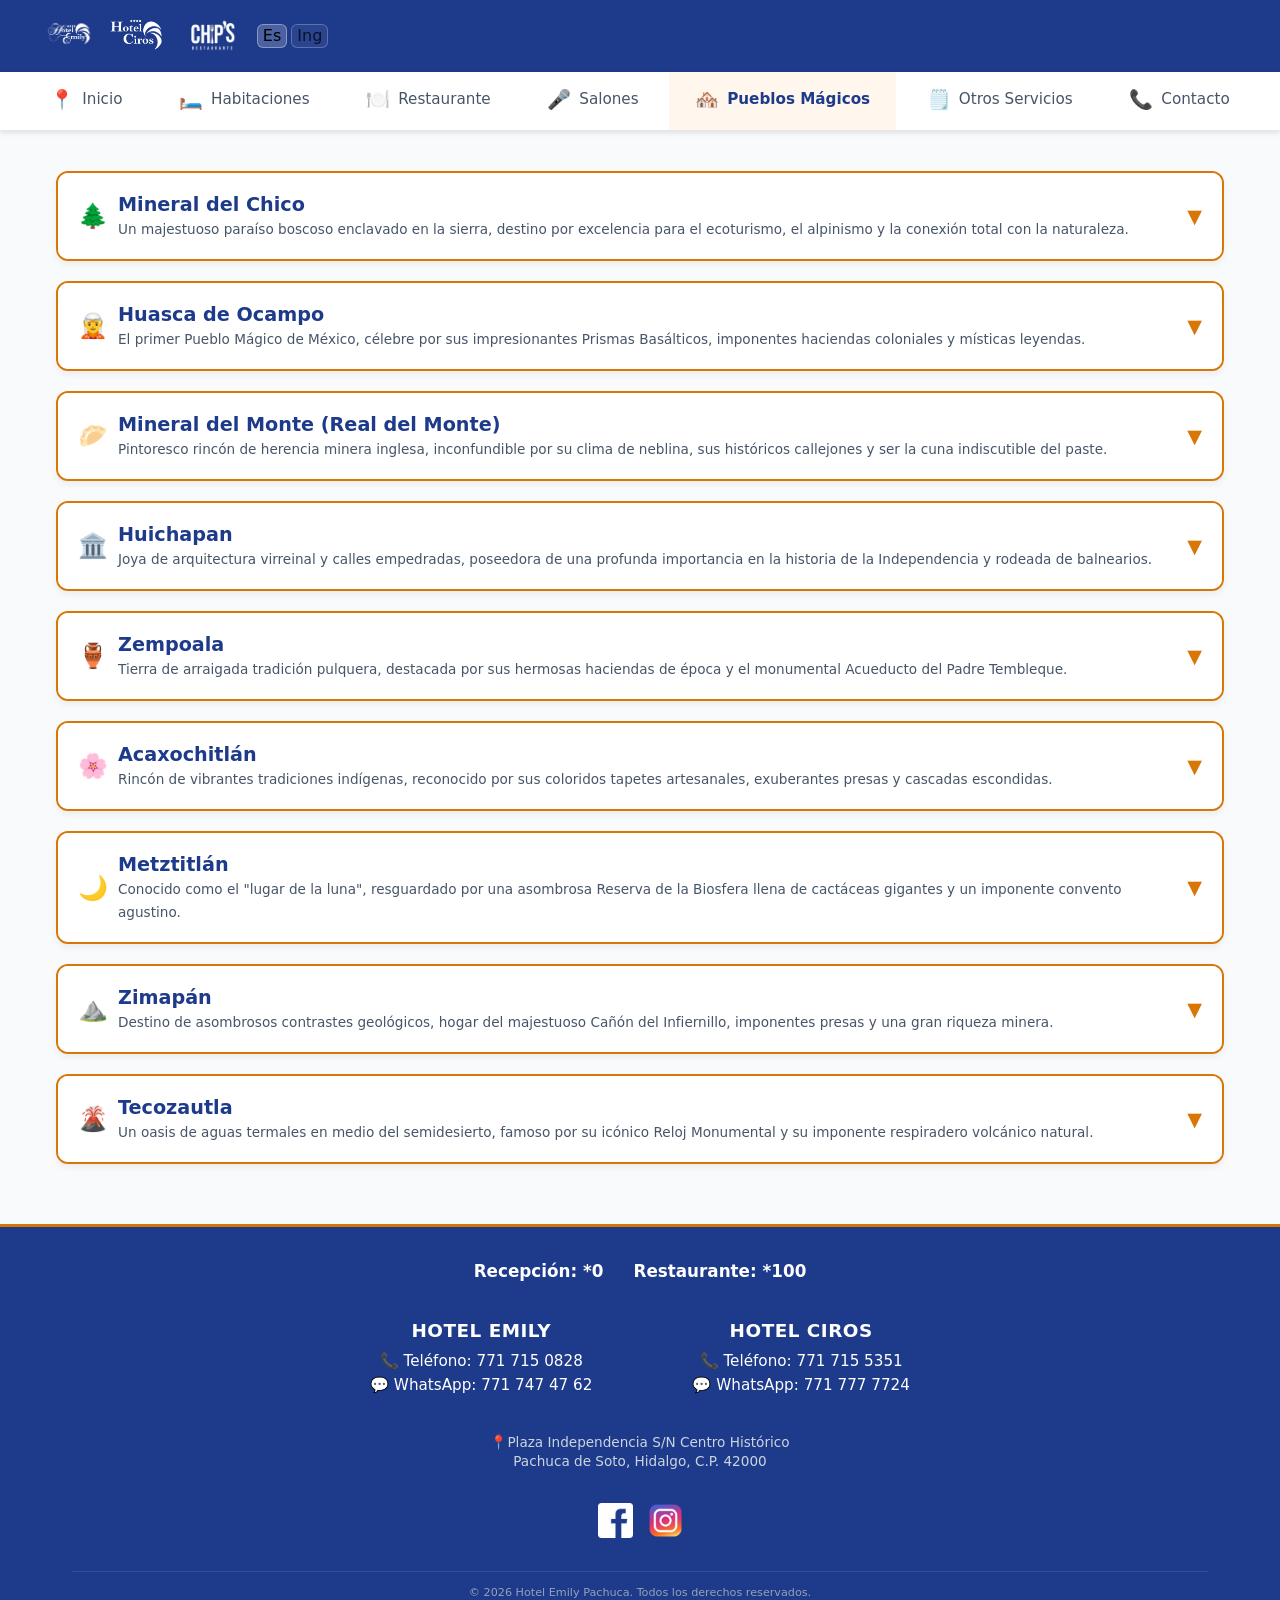
<file: pueblos.html>
<!DOCTYPE html>
<html lang="es">
<head>
  <meta charset="UTF-8">
  <meta name="viewport" content="width=device-width, initial-scale=1.0">
  <meta name="description" content="Descubre la magia de Hidalgo. Guía de actividades de todos los pueblos mágicos de Hidalgo. Disfruta de la naturaleza y cultura desde tu hotel.">
  <title>Catálogo Hotel Emily</title>
  <link rel="stylesheet" href="styles.css">
</head>
<body>
  <div class="contenedor-app">
    <!-- CABECERA -->
    <header class="cabecera">
      <div class="cabecera-izq">
        <div class="logos-cabecera">
          <a href="index.html" class="titulo-cabecera">
            <img src="img/logos/Logo-Emily.webp" alt="Emily">
            <img src="img/logos/Logo-Ciros.webp" alt="Ciros">
            <img src="img/logos/Logo-Chips.webp" alt="Chips">
          </a>
          <div class="selector-idioma" aria-label="Selector de idioma">
            <button type="button" class="boton-idioma activo notranslate" translate="no" data-idioma="es" aria-label="Cambiar a español" title="Español">Es</button>
            <button type="button" class="boton-idioma notranslate" translate="no" data-idioma="en" aria-label="Change to English" title="English">Ing</button>
            <div id="google_translate_element"></div>
          </div>
        </div>
      </div>
      <button class="boton-menu" id="btn-abrir-menu">☰</button>
    </header>

    <div class="fondo-oscuro" id="fondo-menu"></div>
    
    <!-- ----------------------------------------- Barra lateral ---------------------------------------------- -->
    <nav class="menu-lateral" id="menu">
      <div class="etiqueta-menu">Navegación</div>
      <a href="index.html" class="enlace-menu"><span>📍</span> Inicio</a>
      <a href="habitaciones.html" class="enlace-menu"><span>🛏️</span> Habitaciones</a>
      <a href="restaurante.html" class="enlace-menu"><span>🍽️</span> Restaurante</a>
      <a href="salones.html" class="enlace-menu"><span>🎤</span> Salones</a>
      <a href="pueblos.html" class="enlace-menu activo"><span>🏘️</span> Pueblos Mágicos</a>
      <a href="otros-servicios.html" class="enlace-menu"><span>🗒️</span> Otros Servicios</a>
      <a href="contacto.html" class="enlace-menu"><span>📞</span> Contacto</a>
    </nav>

    <!-- CONTENIDO PRINCIPAL -->
    <main class="contenido">
      

    <!-- ============================================== EMPIEZA MINERAL DEL CHICO ============================================== -->
    <div class="acordeon acordeon-destacado">
        
        <button class="acordeon-cabecera">
            <span class="acordeon-cabecera-info">
                <span style="font-size: 1.5rem;">🌲</span> 
                <span>
                    <strong class="titulo-acordeon">Mineral del Chico</strong>
                    <span class="subtitulo-acordeon">Un majestuoso paraíso boscoso enclavado en la sierra, destino por excelencia para el ecoturismo, el alpinismo y la conexión total con la naturaleza.</span>
                </span>
            </span>
            <span class="acordeon-icono">▼</span>
        </button>
        
        <div class="acordeon-contenido">
            
            <!-- CAPA 1: PARQUES -->
            <h3 class="titulo-capa">🌲 Atractivos Turísticos</h3>
            <div class="cuadricula-servicios" style="margin-bottom: 30px;">
                
                <!-- Parque El Chico -->
                <div class="caja-servicio-pastel" style="background-color: #eafaf1; border-color: #a3e4d7;">
                    <span class="icono-capa1">🏞️</span>
                    <div class="texto-principal">Parque El Chico</div>
                    <div class="texto-horario">🕒 08:30 a 18:00 h</div>
                    <div class="texto-ubicacion">📍 Carretera Pachuca–Mineral del Chico km 7.5</div>
                    <div class="etiqueta-precio-centro">$45 MXN - $60 MXN</div>
                </div>

                <!-- Mina de San Antonio -->
                <div class="caja-servicio-pastel" style="background-color: #fdf2e9; border-color: #f5cba7;">
                    <span class="icono-capa1">⛏️</span>
                    <div class="texto-principal">Mina de San Antonio</div>
                    <div class="texto-horario">🕒 Vie a dom 09:00 a 18:00</div>
                    <div class="texto-ubicacion">📍 Corredor Turístico Río del Milagro</div>
                    <div class="etiqueta-precio-centro">$30 MXN</div>
                </div>

                <!-- El Cedral -->
                <div class="caja-servicio-pastel" style="background-color: #ebf5fb; border-color: #a9cce3;">
                    <span class="icono-capa1">🛶</span>
                    <div class="texto-principal">El Cedral</div>
                    <div class="texto-horario">🕒 07:00 a 22:30</div>
                    <div class="texto-ubicacion">📍 La Estanzuela</div>
                    <div class="etiqueta-precio-centro">$40 MXN - $60 MXN</div>
                    <div class="texto-nota">(Las actividades tienen costo extra)</div>
                </div>
                
                <!-- Centro Turístico Diego Mateo -->
                <div class="caja-servicio-pastel" style="background-color: #f5eef8; border-color: #d2b4de;">
                    <span class="icono-capa1">🏕️</span>
                    <div class="texto-principal">Centro Turístico Diego Mateo</div>
                    <div class="texto-horario">🕒 Vie a Dom: 8:00 a 18:00</div>
                    <div class="texto-ubicacion">📍 Camino a Carboneras</div>
                    <div class="etiqueta-precio-centro">$50 MXN - $100 MXN</div>
                </div>

                <!-- Centro Histórico -->
                <div class="caja-servicio-pastel" style="background-color: #f5eef8; border-color: #d2b4de;">
                    <span class="icono-capa1">🏛️</span>
                    <div class="texto-principal">Centro Histórico</div>
                    <div class="texto-horario">🕒 Todo el día</div>
                    <div class="texto-ubicacion">📍 Mineral del Chico</div>
                    <div class="etiqueta-precio-centro">Entrada libre</div>
                </div>
                
            </div>

            <!-- CAPA 2: AVENTURA Y TOURS -->
            <h3 class="titulo-capa">🚵‍♂️ Agencias y sus servicios</h3>
            <div style="margin-bottom: 30px;">

                <!-- EL CHICO I-DE-AL  -->
                <div class="tarjeta-aventura">
                    <div>
                        <div class="texto-principal">EL CHICO I-DE-AL</div>
                        <div class="texto-secundario">RECORRIDOS EN RZR Y CUATRIMOTO</div>
                        <div class="texto-secundario">📱 7711433237</div>
                    </div>
                    <div class="tarjeta-aventura-derecha">
                        <div class="texto-resalte">Desde $300 MXN</div>
                        <a href="tel:7711433237" class="btn-llamada-circular">📞</a>
                    </div>
                </div>

                <!-- PIONEROTOURS  -->
                <div class="tarjeta-aventura">
                    <div>
                        <div class="texto-principal">PIONEROTOURS</div>
                        <div class="texto-secundario">RECORRIDOS EN RZR Y CUATRIMOTO</div>
                        <div class="texto-secundario">📱 7712629592</div>
                    </div>
                    <div class="tarjeta-aventura-derecha">
                        <div class="texto-resalte">Desde $300 MXN</div>
                        <a href="tel:7712629592" class="btn-llamada-circular">📞</a>
                    </div>
                </div>

                <!-- CAMIONCITO TURIBUS  -->
                <div class="tarjeta-aventura">
                    <div>
                        <div class="texto-principal">CAMIONCITO TURIBUS</div>
                        <div class="texto-secundario">Recorrido al rededor del pueblo - 40 min</div>
                        <div class="texto-secundario">📱 7711242099</div>
                    </div>
                    <div class="tarjeta-aventura-derecha">
                        <div class="texto-resalte">Desde $150 MXN</div>
                        <a href="tel:7711242099" class="btn-llamada-circular">📞</a>
                    </div>
                </div>

                <!-- GLAMPING FOREST ADVENTURE  -->
                <div class="tarjeta-aventura">
                    <div>
                        <div class="texto-principal">GLAMPING FOREST ADVENTURE</div>
                        <div class="texto-secundario">SENDERISMO</div>
                        <div class="texto-secundario">📱 7712629306</div>
                    </div>
                    <div class="tarjeta-aventura-derecha">
                        <div class="texto-resalte">Desde $500 MXN</div>
                        <a href="tel:7712629306" class="btn-llamada-circular">📞</a>
                    </div>
                </div>

                <!-- CHAMPY SALVAJE  -->
                <div class="tarjeta-aventura">
                    <div>
                        <div class="texto-principal">CHAMPY SALVAJE</div>
                        <div class="texto-secundario">SENDERISMO</div>
                        <div class="texto-secundario">📱 7711494384</div>
                    </div>
                    <div class="tarjeta-aventura-derecha">
                        <div class="texto-resalte">Desde $1,800 MXN</div>
                        <a href="tel:7711494384" class="btn-llamada-circular">📞</a>
                    </div>
                </div>

                <!-- SIERRA OUTTOURS  -->
                <div class="tarjeta-aventura">
                    <div>
                        <div class="texto-principal">SIERRA OUTTOURS</div>
                        <div class="texto-secundario">DEPORTE EXTREMO</div>
                        <div class="texto-secundario">📱 7715588085</div>
                    </div>
                    <div class="tarjeta-aventura-derecha">
                        <div class="texto-resalte">Desde $800 MXN</div>
                        <a href="tel:7715588085" class="btn-llamada-circular">📞</a>
                    </div>
                </div>

                <!-- HGO ADVENTURE  -->
                <div class="tarjeta-aventura">
                    <div>
                        <div class="texto-principal">HGO ADVENTURE</div>
                        <div class="texto-secundario">ACTIVIDADES DE DEPORTE EXTREMO</div>
                        <div class="texto-secundario">📱 7712611435</div>
                    </div>
                    <div class="tarjeta-aventura-derecha">
                        <div class="texto-resalte">Desde $800 MXN</div>
                        <a href="tel:7712611435" class="btn-llamada-circular">📞</a>
                    </div>
                </div>

                <!--  PARQUE RECREATIVO CARBONERAS -->
                <div class="tarjeta-aventura">
                    <div>
                        <div class="texto-principal">PARQUE RECREATIVO CARBONERAS</div>
                        <div class="texto-secundario">TIROLESA, RAPPEL, ETC.</div>
                        <div class="texto-secundario">📱 7715268344</div>
                    </div>
                    <div class="tarjeta-aventura-derecha">
                        <div class="texto-resalte">Desde $300 MXN</div>
                        <a href="tel:7715268344" class="btn-llamada-circular">📞</a>
                    </div>
                </div>

                <!--  KRBBIKE -->
                <div class="tarjeta-aventura">
                    <div>
                        <div class="texto-principal">KRBBIKE</div>
                        <div class="texto-secundario">CICLISMO</div>
                        <div class="texto-secundario">📱 7714358263</div>
                    </div>
                    <div class="tarjeta-aventura-derecha">
                        <div class="texto-resalte">Desde $300 MXN</div>
                        <a href="tel:7714358263" class="btn-llamada-circular">📞</a>
                    </div>
                </div>          

            </div>

            <!-- CAPA 3: GASTRONOMÍA -->
            <h3 class="titulo-capa">🍽️ Gastronomía de Altura</h3>

            <!-- Restaurante La Montaña -->
            <div class="banner-restaurante banner-primario">
                <div>
                    <div class="banner-titulo">Restaurante La Montaña</div>
                    <div class="banner-desc">Majestuoso santuario culinario integrado de manera armónica en las formaciones rocosas de la sierra, ofreciendo un menú excepcional que enaltece la gastronomía hidalguense.</div>
                    <div class="banner-tel">📱 771 715 5654</div>
                    <div class="banner-desc">📍 Carr. Pachuca - Mineral del Chico Km 19, Barrio del Calvario, 42120 Mineral del Chico, Hgo</div>
                </div>
                <a href="tel:7717155654" class="btn-reserva-dorado">Reservar</a>
            </div>

            <!-- Restaurante Las Nubes -->
            <div class="banner-restaurante banner-secundario">
                <div>
                    <div class="banner-titulo">Restaurante Las Nubes</div>
                    <div class="banner-desc">Exclusivo y refinado establecimiento que deleita con una atmósfera inigualable y una propuesta culinaria de primer nivel, diseñada para satisfacer a los paladares más exigentes.</div>
                    <div class="banner-tel">📱 771 396 0782</div>
                    <div class="banner-desc">📍 Gral. Alfonso Corona del Rosal 12, Barrio del Calvario, 42120 Mineral del Chico, Hgo</div>
                </div>
                <a href="tel:7713960782" class="btn-reserva-dorado">Reservar</a>
            </div>
            
            <!-- La Trucha Grilla -->
            <div class="banner-restaurante banner-primario">
                <div>
                    <div class="banner-titulo">La Trucha Grilla</div>
                    <div class="banner-desc">Distinguido establecimiento de estilo rústico que destaca por su magistral preparación de truchas y platillos regionales, ofreciendo una experiencia culinaria inigualable.</div>
                    <div class="banner-tel">📱 771 123 4394</div>
                    <div class="banner-desc">📍 Av. El Calvario 1, Centro, 42120 Mineral del Chico, Hgo</div>
                </div>
                <a href="tel:7711234394" class="btn-reserva-dorado">Reservar</a>
            </div>

            <!-- Restaurante Los Morrongos -->
            <div class="banner-restaurante banner-secundario">
                <div>
                    <div class="banner-titulo">Restaurante Los Morrongos</div>
                    <div class="banner-desc">Elegante espacio gastronómico ubicado en el corazón del pueblo, reconocido por su exquisita selección de alta cocina mexicana y su impecable atención al detalle.</div>
                    <div class="banner-tel">📱 771 715 0190</div>
                    <div class="banner-desc">📍 Av. Alfonso Corona del Rosal 7, Centro, 42120 Mineral del Chico, Hgo</div>
                </div>
                <a href="tel:7717150190" class="btn-reserva-dorado">Reservar</a>
            </div>

            <!-- Centro Gastronómico El Minero -->
            <div class="banner-restaurante banner-primario">
                <div>
                    <div class="banner-titulo">Centro Gastronómico El Minero</div>
                    <div class="banner-desc">Selecto punto de encuentro donde convergen las mejores expresiones de la gastronomía local, ideal para degustar la auténtica herencia hidalguense en un ambiente armónico.</div>
                    <div class="banner-tel">📱 Visita directa</div>
                    <div class="banner-desc">📍 Gabriel Mancera S/N, Centro, 42120 Mineral del Chico, Hgo</div>
                </div>
                <a href="#" class="btn-reserva-dorado">Visitar</a>
            </div>

            <!-- Alegoría Café Bar -->
            <div class="banner-restaurante banner-secundario">
                <div>
                    <div class="banner-titulo">Alegoría Café Bar</div>
                    <div class="banner-desc">Sofisticado recinto que fusiona bebidas de autor y cortes selectos con una atmósfera cálida, garantizando una velada memorable para los paladares más exigentes.</div>
                    <div class="banner-tel">📱 771 139 6922</div>
                    <div class="banner-desc">📍 Gabriel Mancera 7, Centro, 42120 Mineral del Chico, Hgo</div>
                </div>
                <a href="tel:7711396922" class="btn-reserva-dorado">Reservar</a>
            </div>
        </div>
    </div>
    <!-- ---------------------------------------------- TERMINA MINERAL DEL CHICO --------------------------------------------------- -->
    

    <!-- ============================================== EMPIEZA HUASCA DE OCAMPO ============================================== -->
    <div class="acordeon acordeon-destacado">
        
        <button class="acordeon-cabecera">
            <span class="acordeon-cabecera-info">
                <span style="font-size: 1.5rem;">🧝</span> 
                <span>
                    <strong class="titulo-acordeon">Huasca de Ocampo</strong>
                    <span class="subtitulo-acordeon">El primer Pueblo Mágico de México, célebre por sus impresionantes Prismas Basálticos, imponentes haciendas coloniales y místicas leyendas.</span>
                </span>
            </span>
            <span class="acordeon-icono">▼</span>
        </button>
        
        <div class="acordeon-contenido">
            
            <!-- CAPA 1: PARQUES -->
            <h3 class="titulo-capa">🌲 Atractivos Turísticos</h3>
            <div class="cuadricula-servicios" style="margin-bottom: 30px;">
                
                <!-- Prismas Basálticos  -->
                <div class="caja-servicio-pastel" style="background-color: #eafaf1; border-color: #a3e4d7;">
                    <span class="icono-capa1">🏞️</span>
                    <div class="texto-principal">Prismas Basálticos</div>
                    <div class="texto-horario">🕒 8:00 a 20:00</div>
                    <div class="texto-ubicacion">📍 Santa María Regla</div>
                    <div class="etiqueta-precio-centro">$100 MXN - $120 MXN</div>
                </div>

                <!-- Peña del Aire  -->
                <div class="caja-servicio-pastel" style="background-color: #eafaf1; border-color: #a3e4d7;">
                    <span class="icono-capa1">🏞️</span>
                    <div class="texto-principal">Peña del Aire</div>
                    <div class="texto-horario">🕒 9:00 a 19:00</div>
                    <div class="texto-ubicacion">📍 San Sebastián La Barranca</div>
                    <div class="etiqueta-precio-centro">$40 MXN - $80 MXN</div>
                    <div class="texto-nota">(Las actividades tienen costo extra)</div>
                </div>

                <!-- Bosque de las Truchas  -->
                <div class="caja-servicio-pastel" style="background-color: #eafaf1; border-color: #a3e4d7;">
                    <span class="icono-capa1">⛺</span>
                    <div class="texto-principal">Bosque de las Truchas</div>
                    <div class="texto-horario">🕒 9:00 a 20:00</div>
                    <div class="texto-ubicacion">📍 San Miguel Regla</div>
                    <div class="etiqueta-precio-centro">$40 MXN - $60 MXN</div>
                    <div class="texto-nota">(Las actividades tienen costo extra)</div>
                </div>

                <!-- Museo de los Duendes  -->
                <div class="caja-servicio-pastel" style="background-color: #eafaf1; border-color: #a3e4d7;">
                    <span class="icono-capa1">🖼️</span>
                    <div class="texto-principal">Museo de los Duendes</div>
                    <div class="texto-horario">🕒 9:00 a 17:00</div>
                    <div class="texto-ubicacion">📍 Carr. Huasca–Tulancingo km 2.5</div>
                    <div class="etiqueta-precio-centro">$70 MXN - $100 MXN</div>
                </div>
                
                <!-- Hacienda de Santa María Regla  -->
                <div class="caja-servicio-pastel" style="background-color: #eafaf1; border-color: #a3e4d7;">
                    <span class="icono-capa1">🏕️</span>
                    <div class="texto-principal">Hacienda de Santa María Regla</div>
                    <div class="texto-horario">🕒 Lun a Jue: 8:00 a 17:00</div>
                    <div class="texto-horario">🕒 Vie a Dom: 8:00 a 18:00</div>
                    <div class="texto-ubicacion">📍 San Miguel Regla</div>
                    <div class="etiqueta-precio-centro">$80 MXN - $200 MXN</div>
                </div>

                <!-- Centro Ecoturístico El Arquito  -->
                <div class="caja-servicio-pastel" style="background-color: #eafaf1; border-color: #a3e4d7;">
                    <span class="icono-capa1">🏞️</span>
                    <div class="texto-principal">Centro Ecoturístico El Arquito</div>
                    <div class="texto-horario">🕒 9:00 a 18:00</div>
                    <div class="texto-ubicacion">📍 Huasca</div>
                    <div class="etiqueta-precio-centro">Desde $50 MXN</div>
                </div>

                <!--  Show Leyendas en el Bosque -->
                <div class="caja-servicio-pastel" style="background-color: #eafaf1; border-color: #a3e4d7;">
                    <span class="icono-capa1">🏞️</span>
                    <div class="texto-principal">Show Leyendas en el Bosque</div>
                    <div class="texto-horario">🕒 Funciones nocturnas (reserva)</div>
                    <div class="texto-ubicacion">📍 Centro de Huasca</div>
                    <div class="etiqueta-precio-centro">$150 MXN a $250 MXN</div>
                </div>

                <!-- Centro Histórico  -->
                <div class="caja-servicio-pastel" style="background-color: #eafaf1; border-color: #a3e4d7;">
                    <span class="icono-capa1">🏛️</span>
                    <div class="texto-principal">Centro Histórico</div>
                    <div class="texto-horario">🕒 Todo el día</div>
                    <div class="texto-ubicacion">📍 Huasca</div>
                    <div class="etiqueta-precio-centro">Entrada libre</div>
                </div>
                
            </div>

            <!-- CAPA 2: AVENTURA Y TOURS -->
            <h3 class="titulo-capa">🚵‍♂️ Agencias y sus servicios</h3>
            <div style="margin-bottom: 30px;">
                
                <!-- HUASCA XTREME  -->
                <div class="tarjeta-aventura">
                    <div>
                        <div class="texto-principal">HUASCA XTREME</div>
                        <div class="texto-secundario">RECORRIDOS EN RZR Y CUATRIMOTO</div>
                        <div class="texto-secundario">📱 7752583730</div>
                    </div>
                    <div class="tarjeta-aventura-derecha">
                        <div class="texto-resalte">Desde $1,800 MXN</div>
                        <a href="tel:7752583730" class="btn-llamada-circular">📞</a>
                    </div>
                </div>     

                <!-- AVENTURA HIDALGO  -->
                <div class="tarjeta-aventura">
                    <div>
                        <div class="texto-principal">AVENTURA HIDALGO</div>
                        <div class="texto-secundario">RECORRIDOS EN RZR, CUATRIMOTO, TURIBUS Y JEEP</div>
                        <div class="texto-secundario">📱 7713522157</div>
                    </div>
                    <div class="tarjeta-aventura-derecha">
                        <div class="texto-resalte">Desde $350 MXN</div>
                        <a href="tel:7713522157" class="btn-llamada-circular">📞</a>
                    </div>
                </div>  

                <!--  CONDEBUS / NOCHE DE LEYENDAS -->
                <div class="tarjeta-aventura">
                    <div>
                        <div class="texto-principal">CONDEBUS / NOCHE DE LEYENDAS</div>
                        <div class="texto-secundario">TURIBUS</div>
                        <div class="texto-secundario">📱 7711755240</div>
                    </div>
                    <div class="tarjeta-aventura-derecha">
                        <div class="texto-resalte">$350 MXN</div>
                        <a href="tel:7711755240" class="btn-llamada-circular">📞</a>
                    </div>
                </div> 

                <!--  BOSQUE DE LAS TRUCHAS -->
                <div class="tarjeta-aventura">
                    <div>
                        <div class="texto-principal">BOSQUE DE LAS TRUCHAS</div>
                        <div class="texto-secundario">TIROLESA, ACTIVIDADES FAMILIARES</div>
                        <div class="texto-secundario">📱 7717566905</div>
                    </div>
                    <div class="tarjeta-aventura-derecha">
                        <div class="texto-resalte">Desde $50 MXN</div>
                        <a href="tel:7717566905" class="btn-llamada-circular">📞</a>
                    </div>
                </div> 

                <!--  PEÑA DEL AIRE -->
                <div class="tarjeta-aventura">
                    <div>
                        <div class="texto-principal">PEÑA DEL AIRE</div>
                        <div class="texto-secundario">DEPORTE EXTREMO</div>
                        <div class="texto-secundario">📱 7711040597</div>
                    </div>
                    <div class="tarjeta-aventura-derecha">
                        <div class="texto-resalte">Desde $100 MXN </div>
                        <a href="tel:7711040597" class="btn-llamada-circular">📞</a>
                    </div>
                </div>                    

            </div>

            <!-- CAPA 3: GASTRONOMÍA -->
            <h3 class="titulo-capa">🍽️ Gastronomía de Altura</h3>
            
            <!-- Restaurante Hacienda San Miguel Regla -->
            <div class="banner-restaurante banner-primario">
                <div>
                    <div class="banner-titulo">Hacienda San Miguel Regla</div>
                    <div class="banner-desc">Majestuoso recinto culinario enclavado en una hacienda del siglo XVIII, ideal para degustar la alta cocina regional en un entorno de absoluta elegancia.</div>
                    <div class="banner-tel">📱 771 792 0102</div>
                    <div class="banner-desc">📍 Domicilio Conocido S/N, San Miguel Regla, 43500 Huasca de Ocampo, Hgo</div>
                </div>
                <a href="tel:7717920102" class="btn-reserva-dorado">Reservar</a>
            </div>

            <!-- Restaurante El Mural -->
            <div class="banner-restaurante banner-secundario">
                <div>
                    <div class="banner-titulo">Restaurante El Mural</div>
                    <div class="banner-desc">Exquisito espacio gastronómico que rinde homenaje a la riqueza culinaria hidalguense, destacando por su impecable servicio y atmósfera refinada.</div>
                    <div class="banner-tel">📱 771 792 0153</div>
                    <div class="banner-desc">📍 Plaza Principal S/N, Centro, 43500 Huasca de Ocampo, Hgo</div>
                </div>
                <a href="tel:7717920153" class="btn-reserva-dorado">Reservar</a>
            </div>

            <!-- La Casa de la Tía -->
            <div class="banner-restaurante banner-primario">
                <div>
                    <div class="banner-titulo">La Casa de la Tía</div>
                    <div class="banner-desc">Distinguido establecimiento de gran tradición que ofrece una selecta variedad de platillos típicos, elaborados bajo los más altos estándares de calidad.</div>
                    <div class="banner-tel">📱 771 792 0122</div>
                    <div class="banner-desc">📍 Calle 16 de Enero, Centro, 43500 Huasca de Ocampo, Hgo</div>
                </div>
                <a href="tel:7717920122" class="btn-reserva-dorado">Reservar</a>
            </div>

            <!-- Restaurante El Serafín -->
            <div class="banner-restaurante banner-secundario">
                <div>
                    <div class="banner-titulo">Restaurante El Serafín</div>
                    <div class="banner-desc">Reconocido restaurante que fusiona la auténtica herencia gastronómica con ingredientes de primer nivel, garantizando una experiencia palatal sofisticada.</div>
                    <div class="banner-tel">📱 771 792 0045</div>
                    <div class="banner-desc">📍 Doria 1, Centro, 43500 Huasca de Ocampo, Hgo</div>
                </div>
                <a href="tel:7717920045" class="btn-reserva-dorado">Reservar</a>
            </div>

            <!-- La Caverna del Folklore  -->
            <div class="banner-restaurante banner-primario">
                <div>
                    <div class="banner-titulo">La Caverna del Folklore</div>
                    <div class="banner-desc">Pet-friendly (dentro y fuera).</div>
                    <div class="banner-tel">📱 7713387926</div>
                    <div class="banner-desc">📍 Lote Huasca, Centro, 43503 Huasca de Ocampo, Hgo.</div>
                </div>
                <a href="tel:7713387926" class="btn-reserva-dorado">Reservar</a>
            </div>

        </div>
    </div>
    <!-- ---------------------------------------------- TERMINA HUASCA DE OCAMPO --------------------------------------------------- -->


    <!-- ============================================== EMPIEZA REAL DEL MONTE ============================================== -->
    <div class="acordeon acordeon-destacado">
        
        <button class="acordeon-cabecera">
            <span class="acordeon-cabecera-info">
                <span style="font-size: 1.5rem;">🥟</span> 
                <span>
                    <strong class="titulo-acordeon">Mineral del Monte (Real del Monte)</strong>
                    <span class="subtitulo-acordeon">Pintoresco rincón de herencia minera inglesa, inconfundible por su clima de neblina, sus históricos callejones y ser la cuna indiscutible del paste.</span>
                </span>
            </span>
            <span class="acordeon-icono">▼</span>
        </button>
        
        <div class="acordeon-contenido">
            
            <!-- CAPA 1: PARQUES -->
            <h3 class="titulo-capa">🌲 Atractivos Turísticos</h3>
            <div class="cuadricula-servicios" style="margin-bottom: 30px;">
                
                <!-- Mina de Acosta  -->
                <div class="caja-servicio-pastel" style="background-color: #eafaf1; border-color: #a3e4d7;">
                    <span class="icono-capa1">⛏️</span>
                    <div class="texto-principal">Mina de Acosta</div>
                    <div class="texto-horario">🕒 Mar a dom: 10:00 a 18:00</div>
                    <div class="texto-ubicacion">📍 Barrio Acosta</div>
                    <div class="etiqueta-precio-centro">$70 MXN - $100 MXN</div>
                    <div class="texto-nota">(Incluye recorrido guiado)</div>
                </div>

                <!-- Mina La Dificultad -->
                <div class="caja-servicio-pastel" style="background-color: #eafaf1; border-color: #a3e4d7;">
                    <span class="icono-capa1">⛏️</span>
                    <div class="texto-principal">Mina La Dificultad</div>
                    <div class="texto-horario">🕒 Lun a dom: 9:30 a 17:30 <br /> (Martes Cerrado)</div>
                    <div class="texto-ubicacion">📍 Centro Histórico</div>
                    <div class="etiqueta-precio-centro">$50 MXN - $80 MXN aprox.</div>
                </div>

                <!-- Museo Casa Grande -->
                <div class="caja-servicio-pastel" style="background-color: #eafaf1; border-color: #a3e4d7;">
                    <span class="icono-capa1">🖼</span>
                    <div class="texto-principal">Museo Casa Grande</div>
                    <div class="texto-horario">🕒 Mar a Dom: 10:00 a 18:00</div>
                    <div class="texto-ubicacion">📍 Iturbide 6, Centro</div>
                    <div class="etiqueta-precio-centro">$40 MXN - $60 MXN aprox.</div>
                </div>

                <!-- Museo de Medicina Laboral -->
                <div class="caja-servicio-pastel" style="background-color: #eafaf1; border-color: #a3e4d7;">
                    <span class="icono-capa1">🖼</span>
                    <div class="texto-principal">Museo de Medicina Laboral</div>
                    <div class="texto-horario">🕒 Lun a dom: 9:30 a 17:30 <br /> (Martes Cerrado)</div>
                    <div class="texto-ubicacion">📍 Centro Histórico</div>
                    <div class="etiqueta-precio-centro">$20 MXN - $40 MXN aprox.</div>
                </div>

                <!-- Museo del Paste -->
                <div class="caja-servicio-pastel" style="background-color: #eafaf1; border-color: #a3e4d7;">
                    <span class="icono-capa1">🖼</span>
                    <div class="texto-principal">Museo del Paste</div>
                    <div class="texto-horario">🕒 Lun a dom: 10:00 a 17:00 <br /> (Martes Cerrado)</div>
                    <div class="texto-ubicacion">📍 Centro Histórico</div>
                    <div class="etiqueta-precio-centro">$70 MXN aprox.</div>
                </div>

                <!-- Mirador Plaza Purísima -->
                <div class="caja-servicio-pastel" style="background-color: #eafaf1; border-color: #a3e4d7;">
                    <span class="icono-capa1">🔭</span>
                    <div class="texto-principal">Mirador Plaza Purísima</div>
                    <div class="texto-horario">🕒 Lun a Dom: 11:00 a 19:00 </div>
                    <div class="texto-ubicacion">📍 Barrio Purísima</div>
                    <div class="etiqueta-precio-centro">Entrada libre</div>
                </div>

                <!-- Bosque El Hiloche -->
                <div class="caja-servicio-pastel" style="background-color: #eafaf1; border-color: #a3e4d7;">
                    <span class="icono-capa1">🏞</span>
                    <div class="texto-principal">Bosque El Hiloche</div>
                    <div class="texto-horario">🕒 Todo el día </div>
                    <div class="texto-ubicacion">📍 Carretera Real del Monte</div>
                    <div class="etiqueta-precio-centro">Entrada libre</div>
                    <div class="texto-ubicacion">(Algunas actividades tienen costo)</div>
                </div>

                <!-- Callejón de los Artistas -->
                <div class="caja-servicio-pastel" style="background-color: #eafaf1; border-color: #a3e4d7;">
                    <span class="icono-capa1">👨‍🎨</span>
                    <div class="texto-principal">Callejón de los Artistas</div>
                    <div class="texto-horario">🕒 Todo el día </div>
                    <div class="texto-ubicacion">📍 Centro Histórico</div>
                    <div class="etiqueta-precio-centro">Entrada libre</div>
                </div>

            </div>

            <!-- CAPA 2: AVENTURA Y TOURS -->
            <h3 class="titulo-capa">🚵‍♂️ Agencias y sus servicios</h3>
            <div style="margin-bottom: 30px;">
                
                <!-- QUAD ADVENTURE HIDALGO  -->
                <div class="tarjeta-aventura">
                    <div>
                        <div class="texto-principal">QUAD ADVENTURE HIDALGO </div>
                        <div class="texto-secundario">TOURS EN RZR </div>
                        <div class="texto-secundario">📱 7711254654</div>
                    </div>
                    <div class="tarjeta-aventura-derecha">
                        <a href="tel:7711254654" class="btn-llamada-circular">📞</a>
                    </div>
                </div>  

                <!-- Turibús de Mineral del Monte -->
                <div class="tarjeta-aventura">
                    <div>
                        <div class="texto-principal">Turibús de Mineral del Monte</div>
                        <div class="texto-secundario">Salidas durante fines de semana y vacaciones (cada 30-60 min aprox.)</div>
                    </div>
                    <div class="tarjeta-aventura-derecha">
                        <div class="texto-resalte">$80 MXN - $150 MXN</div>
                    </div>
                </div>

                <!-- Recorrido de leyendas nocturnas -->
                <div class="tarjeta-aventura">
                    <div>
                        <div class="texto-principal">Recorrido de leyendas nocturnas</div>
                        <div class="texto-secundario">Viernes y sábado (según temporada)</div>
                        <div class="texto-secundario">Se recomienda reservar.</div>
                    </div>
                    <div class="tarjeta-aventura-derecha">
                        <div class="texto-resalte">$120 MXN - $200 MXN </div>
                    </div>
                </div>

            </div>

            <!-- CAPA 3: GASTRONOMÍA -->
            <h3 class="titulo-capa">🍽️ Gastronomía de Altura</h3>
            
            <!-- ALQUIMIA -->
            <div class="banner-restaurante banner-primario">
                <div>
                    <div class="banner-titulo">Alquimia</div>
                    <div class="banner-desc">Estacionamiento gratuito, valet parking y baños.</div>
                    <div class="banner-tel">📱 7716651499</div>
                    <div class="banner-desc">📍 42187 Mineral del Monte, Hgo</div>
                </div>
                <a href="tel:7716651499" class="btn-reserva-dorado">Reservar</a>
            </div>

            <!-- Pastes El Portal -->
            <div class="banner-restaurante banner-secundario">
                <div>
                    <div class="banner-titulo">Pastes El Portal</div>
                    <div class="banner-desc">El lugar más icónico para probar los auténticos pastes mineros recién salidos del horno.</div>
                    <div class="banner-desc">📍 Portal del Comercio 1, Centro, 42120 Mineral del Monte, Hgo</div>
                </div>
            </div>

            <!-- Restaurante 1900 -->
            <div class="banner-restaurante banner-primario">
                <div>
                    <div class="banner-titulo">Restaurante 1900</div>
                    <div class="banner-desc">Famoso por su rico chamorro, las enchiladas mineras y su ambiente histórico.</div>
                    <div class="banner-tel">📱 771 797 0446</div>
                    <div class="banner-desc">📍 Portal del Comercio 2, Centro, 42120 Mineral del Monte, Hgo</div>
                </div>
                <a href="tel:7717970446" class="btn-reserva-dorado">Reservar</a>
            </div>

            <!-- Restaurante El Real -->
            <div class="banner-restaurante banner-secundario">
                <div>
                    <div class="banner-titulo">Restaurante El Real</div>
                    <div class="banner-desc">Cuenta con unos balcones hacia la plaza. Su especialidad son los mixiotes, la cecina y los cortes.</div>
                    <div class="banner-tel">📱 771 797 0648</div>
                    <div class="banner-desc">📍 Plaza Principal S/N, Centro, 42120 Mineral del Monte, Hgo</div>
                </div>
                <a href="tel:7717970648" class="btn-reserva-dorado">Reservar</a>
            </div>

            <!-- El Serranillo -->
            <div class="banner-restaurante banner-primario">
                <div>
                    <div class="banner-titulo">El Serranillo</div>
                    <div class="banner-desc">Su especialidad es la sopa de médula y sus platillos típicos.</div>
                    <div class="banner-tel">📱 771 797 1228</div>
                    <div class="banner-desc">📍 Morelos 4, Centro, 42120 Mineral del Monte, Hgo</div>
                </div>
                <a href="tel:7717971228" class="btn-reserva-dorado">Reservar</a>
            </div>

        </div>
    </div>
    <!-- ----------------------------------------------- TERMINA REAL DEL MONTE ------------------------------------------- -->
    

    <!-- ============================================== EMPIEZA HUICHAPAN ============================================== -->
    <div class="acordeon acordeon-destacado">
        
        <button class="acordeon-cabecera">
            <span class="acordeon-cabecera-info">
                <span style="font-size: 1.5rem;">🏛️</span> 
                <span>
                    <strong class="titulo-acordeon"> Huichapan </strong>
                    <span class="subtitulo-acordeon">Joya de arquitectura virreinal y calles empedradas, poseedora de una profunda importancia en la historia de la Independencia y rodeada de balnearios.</span>
                </span>
            </span>
            <span class="acordeon-icono">▼</span>
        </button>
        
        <div class="acordeon-contenido">
            
            <!-- CAPA 1: PARQUES -->
            <h3 class="titulo-capa">🌲 Atractivos Turísticos</h3>
            <div class="cuadricula-servicios" style="margin-bottom: 30px;">
                
                <!--  El Chapitel -->
                <div class="caja-servicio-pastel" style="background-color: #eafaf1; border-color: #a3e4d7;">
                    <span class="icono-capa1">🔔</span>
                    <div class="texto-principal">El Chapitel</div>
                    <div class="texto-horario">🕒 10:00 a 18:00 (Aprox)</div>
                    <div class="texto-ubicacion">📍 Jdn. Ignacio Zaragoza 1-2, Centro Histórico</div>
                    <div class="etiqueta-precio-centro">Entrada gratuita</div>
                    <div class="texto-horario">(pequeña cuota si hay exposiciones)</div>
                </div>

                <!--  Museo de Arqueología e Historia de Huichapan -->
                <div class="caja-servicio-pastel" style="background-color: #eafaf1; border-color: #a3e4d7;">
                    <span class="icono-capa1">🖼</span>
                    <div class="texto-principal">Museo de Arqueología e Historia de Huichapan</div>
                    <div class="texto-horario">🕒 Mar a Sáb: 10:00 a 17:00 <br />🕒 Dom: 10:00 a 15:00 </div>
                    <div class="texto-ubicacion">📍 Jdn. Ignacio Zaragoza 9, Centro Histórico</div>
                    <div class="etiqueta-precio-centro">$90 MXN</div>
                    <div class="texto-horario">(Descuentos para estudiantes, maestros e INAPAM.)</div>
                </div>

                <!--  Parroquia de San Mateo Apóstol -->
                <div class="caja-servicio-pastel" style="background-color: #eafaf1; border-color: #a3e4d7;">
                    <span class="icono-capa1">⛪</span>
                    <div class="texto-principal">Parroquia de San Mateo Apóstol</div>
                    <div class="texto-horario">Abierto durante el día para visitas </div>
                    <div class="texto-ubicacion">📍 Manuel González 3-8, Centro Histórico</div>
                    <div class="etiqueta-precio-centro">Entrada gratuita</div>
                </div>

                <!--  Acueducto El Saucillo (Los Arcos) -->
                <div class="caja-servicio-pastel" style="background-color: #eafaf1; border-color: #a3e4d7;">
                    <span class="icono-capa1">🧱</span>
                    <div class="texto-principal">Acueducto El Saucillo (Los Arcos)</div>
                    <div class="texto-horario">Sáb y Dom: 10:00 a 18:00 </div>
                    <div class="texto-ubicacion">📍 Comunidad de Saucillo, a unos 14 km del centro</div>
                    <div class="etiqueta-precio-centro">$30 MXN</div>
                </div>

                <!--  Parque Ecológico "Los Sabinos" -->
                <div class="caja-servicio-pastel" style="background-color: #eafaf1; border-color: #a3e4d7;">
                    <span class="icono-capa1">🌲</span>
                    <div class="texto-principal">Parque Ecológico "Los Sabinos"</div>
                    <div class="texto-horario">Lun a Dom: 10:00 a 18:00 </div>
                    <div class="texto-ubicacion">📍 Los Sabinos 12, San José Atlán</div>
                    <div class="etiqueta-precio-centro">$15 MXN - $20 MXN</div>
                </div>

                <!--  Pinturas Rupestres Boyé -->
                <div class="caja-servicio-pastel" style="background-color: #eafaf1; border-color: #a3e4d7;">
                    <span class="icono-capa1">🎨</span>
                    <div class="texto-principal">Pinturas rupestres de Boyé</div>
                    <div class="texto-horario">Lun a Dom: 9:00 a 16:00 </div>
                    <div class="texto-ubicacion">📍 Comunidad de Boyé, carretera Pachuca-Querétaro.</div>
                    <div class="etiqueta-precio-centro">Cuota simbólica para guías locales del pueblo</div>
                </div>

            </div>

            <!-- CAPA 2: AVENTURA Y TOURS -->
            <h3 class="titulo-capa">🚵‍♂️ Agencias y sus servicios</h3>
            <div style="margin-bottom: 30px;"> 

                <!-- Tour Cultural Huichapan  -->
                <div class="tarjeta-aventura">
                    <div>
                        <div class="texto-principal">Tour Cultural Huichapan </div>
                        <div class="texto-secundario">Recorridos históricos, visitas a queserías locales, pinturas rupestres en Boyé y el acueducto El Saucillo. </div>
                        <div class="texto-secundario">📱 773 134 9833</div>
                    </div>
                    <div class="tarjeta-aventura-derecha">
                        <a href="tel:7731349833" class="btn-llamada-circular">📞</a>
                    </div>
                </div> 

                <!-- Ruta Adentro / Xhitas Adventures  -->
                <div class="tarjeta-aventura">
                    <div>
                        <div class="texto-principal">Ruta Adentro / Xhitas Adventures </div>
                        <div class="texto-secundario">Turismo de aventura, caminatas ecológicas y experiencias bioculturales de la región. </div>
                        <div class="texto-secundario">📱 773 682 3788</div>
                    </div>
                    <div class="tarjeta-aventura-derecha">
                        <a href="tel:7736823788" class="btn-llamada-circular">📞</a>
                    </div>
                </div> 

                <!-- Sierra Tours  -->
                <div class="tarjeta-aventura">
                    <div>
                        <div class="texto-principal">Sierra Tours </div>
                        <div class="texto-secundario">Planificación de excursiones y traslados turísticos regionales. </div>
                        <div class="texto-secundario">📱 773 103 4082</div>
                    </div>
                    <div class="tarjeta-aventura-derecha">
                        <a href="tel:7731034082" class="btn-llamada-circular">📞</a>
                    </div>
                </div> 

            </div>

            <!-- CAPA 3: GASTRONOMÍA -->
            <h3 class="titulo-capa">🍽️ Gastronomía de Altura</h3>
            
            <!-- Don Lauro Tapas & Vino -->
            <div class="banner-restaurante banner-primario">
                <div>
                    <div class="banner-titulo">Don Lauro Tapas & Vino</div>
                    <div class="banner-desc">Un lugar acogedor en el centro ideal para disfrutar de tapas y una excelente selección de vinos.</div>
                    <div class="banner-tel">📱 761 782 1777</div>
                    <div class="banner-desc">📍 Av. Hidalgo 1, Centro, 42400 Huichapan, Hgo</div>
                </div>
                <a href="tel:7617821777" class="btn-reserva-dorado">Reservar</a>
            </div>

            <!-- Los Naranjos Restaurante  -->
            <div class="banner-restaurante banner-secundario">
                <div>
                    <div class="banner-titulo">Los Naranjos Restaurante </div>
                    <div class="banner-desc">Comida mexicana auténtica en un ambiente tranquilo y familiar con una agradable terraza al aire libre</div>
                    <div class="banner-tel">📱 773 345 5734</div>
                    <div class="banner-desc">📍 José Lugo Guerrero no. 5, La Campana, 42400 Huichapan, Hgo</div>
                </div>
                <a href="tel:7733455734" class="btn-reserva-dorado">Reservar</a>
            </div>

            <!-- Rosso Trattoria -->
            <div class="banner-restaurante banner-primario">
                <div>
                    <div class="banner-titulo">Rosso Trattoria</div>
                    <div class="banner-desc">Destaca por sus pastas artesanales, pizzas al horno de piedra y música en vivo.</div>
                    <div class="banner-tel">📱  761 782 0958</div>
                    <div class="banner-desc">📍 J G Ledezma 9, Centro Histórico, 42400 Huichapan, Hgo</div>
                </div>
                <a href="tel: 7617820958" class="btn-reserva-dorado">Reservar</a>
            </div>

            <!-- El Mero Mero  -->
            <div class="banner-restaurante banner-secundario">
                <div>
                    <div class="banner-titulo">El Mero Mero </div>
                    <div class="banner-desc">Enfocado en pescados y mariscos preparados al momento.</div>
                    <div class="banner-tel">📱 773 139 6003</div>
                    <div class="banner-desc">📍 Patoni 38, La Campana, 42400 Huichapan, Hgo</div>
                </div>
                <a href="tel:7731396003" class="btn-reserva-dorado">Reservar</a>
            </div>

        </div>
    </div>
    <!-- ----------------------------------------------- TERMINA HUICHAPAN ------------------------------------------- -->

    <!-- ============================================== EMPIEZA ZEMPOALA ============================================== -->
    <div class="acordeon acordeon-destacado">
        
        <button class="acordeon-cabecera">
            <span class="acordeon-cabecera-info">
                <span style="font-size: 1.5rem;">🏺</span> 
                <span>
                    <strong class="titulo-acordeon"> Zempoala </strong>
                    <span class="subtitulo-acordeon">Tierra de arraigada tradición pulquera, destacada por sus hermosas haciendas de época y el monumental Acueducto del Padre Tembleque.</span>
                </span>
            </span>
            <span class="acordeon-icono">▼</span>
        </button>
        
        <div class="acordeon-contenido">
            
            <!-- CAPA 1: PARQUES -->
            <h3 class="titulo-capa">🌲 Atractivos Turísticos</h3>
            <div class="cuadricula-servicios" style="margin-bottom: 30px;">
                
                <!--  Acueducto del Padre Tembleque -->
                <div class="caja-servicio-pastel" style="background-color: #eafaf1; border-color: #a3e4d7;">
                    <span class="icono-capa1">🚰</span>
                    <div class="texto-principal">Acueducto del Padre Tembleque</div>
                    <div class="texto-horario">🕒 24 horas - 8:00 a 18:00 (Recomendado)</div>
                    <div class="texto-ubicacion">📍 Barranca de Tepeyahualco, Zempoala.</div>
                    <div class="etiqueta-precio-centro">Entrada gratuita</div>
                </div>

                <!--  Parroquia y Exconvento de Todos los Santos -->
                <div class="caja-servicio-pastel" style="background-color: #eafaf1; border-color: #a3e4d7;">
                    <span class="icono-capa1">⛪</span>
                    <div class="texto-principal">Parroquia y Exconvento de Todos los Santos</div>
                    <div class="texto-horario">🕒 Lun - Vie - Dom: 8:00 <br />🕒 Mar - Jue - Sáb: 7:00</div>
                    <div class="texto-ubicacion">📍 C. Hidalgo s/n, Centro, 43838 Zempoala, Hgo</div>
                    <div class="etiqueta-precio-centro">Entrada gratuita</div>
                </div>

                <!--  Hacienda Casa Grande -->
                <div class="caja-servicio-pastel" style="background-color: #eafaf1; border-color: #a3e4d7;">
                    <span class="icono-capa1">🏛️</span>
                    <div class="texto-principal">Hacienda Casa Grande</div>
                    <div class="texto-horario">🕒 Lun a Dom: 10:00 a 18:00</div>
                    <div class="texto-ubicacion">📍 Plaza Principal #1, Centro, 43830 Zempoala, Hgo</div>
                    <div class="etiqueta-precio-centro">Entrada gratuita</div>
                    <div class="texto-horario">Recorridos guiados tienen costo extra ($50 MXN a $100 MXN)</div>
                </div>

                <!--  Hacienda San Antonio Tochatlaco -->
                <div class="caja-servicio-pastel" style="background-color: #eafaf1; border-color: #a3e4d7;">
                    <span class="icono-capa1">🏛️</span>
                    <div class="texto-principal">Hacienda San Antonio Tochatlaco</div>
                    <div class="texto-horario">🕒 Lun a Vie: 11:00 a 15:00 <br />🕒 Sáb: 10:30 a 15:00</div>
                    <div class="texto-ubicacion">📍 Carretera Tepeapulco - Santo Tomás s/n, Km 63, Zempoala, Hgo</div>
                    <div class="etiqueta-precio-centro">$100 MXN aprox.</div>
                </div>

            </div>

            <!-- CAPA 2: AVENTURA Y TOURS -->
            <h3 class="titulo-capa">🚵‍♂️ Agencias y sus servicios</h3>
            <div style="margin-bottom: 30px;"> 

                <!-- Desarrollo Turístico Los Arcos  -->
                <div class="tarjeta-aventura">
                    <div>
                        <div class="texto-principal">Viajando con Yaya By FraVeo </div>
                        <div class="texto-secundario">Experiencias culturales personalizadas, incluyendo tours temáticos. </div>
                        <div class="texto-secundario">📱 771 123 3230</div>
                    </div>
                    <div class="tarjeta-aventura-derecha">
                        <a href="tel:7711233230" class="btn-llamada-circular">📞</a>
                    </div>
                </div> 

                <!-- Operadora Vívelo  -->
                <div class="tarjeta-aventura">
                    <div>
                        <div class="texto-principal">Operadora Vívelo </div>
                        <div class="texto-secundario">Recorridos turísticos por Hidalgo, ofrecen tours grupales y paquetes. </div>
                        <div class="texto-secundario">📱 55 2344 3274</div>
                    </div>
                    <div class="tarjeta-aventura-derecha">
                        <a href="tel:5523443274" class="btn-llamada-circular">📞</a>
                    </div>
                </div> 

                <!-- Dirección de Turismo de Zempoala  -->
                <div class="tarjeta-aventura">
                    <div>
                        <div class="texto-principal">Dirección de Turismo de Zempoala </div>
                        <div class="texto-secundario">Organiza los recorridos oficiales en Turibús y caminatas guiadas. </div>
                        <div class="texto-secundario">📱 771 197 7774</div>
                    </div>
                    <div class="tarjeta-aventura-derecha">
                        <a href="tel:7711977774" class="btn-llamada-circular">📞</a>
                    </div>
                </div>

                <!-- Viajes Turquesa  -->
                <div class="tarjeta-aventura">
                    <div>
                        <div class="texto-principal">Viajes Turquesa </div>
                        <div class="texto-secundario">"Ruta Cultural Zempoala", incluye transporte, visitas al acueducto, fábricas de cerveza artesanal, y degustaciones gastronómicas de pulque. </div>
                        <div class="texto-secundario">📱 56 6122 0528</div>
                    </div>
                    <div class="tarjeta-aventura-derecha">
                        <a href="tel:5661220528" class="btn-llamada-circular">📞</a>
                    </div>
                </div>

            </div>

            <!-- CAPA 3: GASTRONOMÍA -->
            <h3 class="titulo-capa">🍽️ Gastronomía de Altura</h3>
            
            <!-- El Rincón de Frida -->
            <div class="banner-restaurante banner-primario">
                <div>
                    <div class="banner-titulo">El Rincón de Frida</div>
                    <div class="banner-desc">Famoso por su exquisito ximbote (platillo icónico de la región) y un ambiente acogedor con terraza.</div>
                    <div class="banner-tel">📱 771 746 3064</div>
                    <div class="banner-desc">📍 Hidalgo 2, Centro, 43830 Zempoala, Hgo</div>
                </div>
                <a href="tel:7717463064" class="btn-reserva-dorado">Reservar</a>
            </div>

            <!-- Gusanos y Escamoles Melanie  -->
            <div class="banner-restaurante banner-secundario">
                <div>
                    <div class="banner-titulo">Gusanos y Escamoles Melanie </div>
                    <div class="banner-desc">Escamoles, caracoles a la diabla y mixiotes con tortillas hechas a mano.</div>
                    <div class="banner-tel">📱 771 150 9019</div>
                    <div class="banner-desc">📍 Carretera México - Tuxpan Km. 57+400, San Gabriel Azteca, 43836</div>

                </div>
                <a href="tel:7711509019" class="btn-reserva-dorado">Reservar</a>
            </div>

            <!-- Jabalí Asado "Doña Tere" -->
            <div class="banner-restaurante banner-primario">
                <div>
                    <div class="banner-titulo">Jabalí Asado "Doña Tere"</div>
                    <div class="banner-desc">Especializado en tacos de jabalí, conejo, codorniz y salmón asado.</div>
                    <div class="banner-tel">📱 771 185 6490</div>
                    <div class="banner-desc">📍 Hidalgo 65, Centro, 43830 Zempoala, Hgo</div>
                </div>
                <a href="tel:7711856490" class="btn-reserva-dorado">Reservar</a>
            </div>

            <!-- Gusanos y Escamoles Melanie  -->
            <div class="banner-restaurante banner-secundario">
                <div>
                    <div class="banner-titulo">Gusanos y Escamoles Melanie </div>
                    <div class="banner-desc">Especializado en gastronomía oaxaqueña, tlayudas y caldos de gallina.</div>
                    <div class="banner-tel">📱 771 682 3440</div>
                    <div class="banner-desc">📍 km 78, Autop. México - Pachuca, Lindavista, 43840.</div>

                </div>
                <a href="tel:7716823440" class="btn-reserva-dorado">Reservar</a>
            </div>

        </div>
    </div>
    <!-- ----------------------------------------------- TERMINA ZEMPOALA ------------------------------------------- -->

    <!-- ============================================== EMPIEZA ACAXOCHITLÁN ============================================== -->
    <div class="acordeon acordeon-destacado">
        
        <button class="acordeon-cabecera">
            <span class="acordeon-cabecera-info">
                <span style="font-size: 1.5rem;">🌸</span> 
                <span>
                    <strong class="titulo-acordeon"> Acaxochitlán </strong>
                    <span class="subtitulo-acordeon">Rincón de vibrantes tradiciones indígenas, reconocido por sus coloridos tapetes artesanales, exuberantes presas y cascadas escondidas.</span>
                </span>
            </span>
            <span class="acordeon-icono">▼</span>
        </button>
        
        <div class="acordeon-contenido">
            
            <!-- CAPA 1: PARQUES -->
            <h3 class="titulo-capa">🌲 Atractivos Turísticos</h3>
            <div class="cuadricula-servicios" style="margin-bottom: 30px;">
                
                <!--  Presa del Tejocotal -->
                <div class="caja-servicio-pastel" style="background-color: #eafaf1; border-color: #a3e4d7;">
                    <span class="icono-capa1">🐟 </span>
                    <div class="texto-principal">Presa del Tejocotal</div>
                    <div class="texto-horario">🕒 24 horas 8:00 a 18:00 (Recomendado)</div>
                    <div class="texto-ubicacion">📍 4VM5+66, 43734 Tepepa, Hgo</div>
                    <div class="etiqueta-precio-centro">Entrada gratuita</div>
                    <div class="texto-ubicacion">(Renta lanchas o caballo entre $50 y $150)</div>
                </div>

                <!--  Cascadas de Chimalapa -->
                <div class="caja-servicio-pastel" style="background-color: #eafaf1; border-color: #a3e4d7;">
                    <span class="icono-capa1">💧</span>
                    <div class="texto-principal">Cascadas de Chimalapa</div>
                    <div class="texto-horario">🕒 24 horas 8:00 a 17:00 (Recomendado)</div>
                    <div class="texto-ubicacion">📍 43728 Acaxochitlán, Hgo. (A unos 12 km del centro del pueblo)</div>
                    <div class="etiqueta-precio-centro">$20 MXN a $30 MXN aprox.</div>
                </div>

                <!--  Parroquia "La Asunción de María Santísima" -->
                <div class="caja-servicio-pastel" style="background-color: #eafaf1; border-color: #a3e4d7;">
                    <span class="icono-capa1">⛪</span>
                    <div class="texto-principal">Parroquia "La Asunción de María Santísima"</div>
                    <div class="texto-horario">🕒 8:00 a 19:00 (Recomendado)</div>
                    <div class="texto-ubicacion">📍 Av. Hidalgo 11, Centro, 43720 Acaxochitlán, Hgo</div>
                    <div class="etiqueta-precio-centro">Entrada gratuita</div>
                </div>

                <!--  FINCA LA CHURUMBELA -->
                <div class="caja-servicio-pastel" style="background-color: #eafaf1; border-color: #a3e4d7;">
                    <span class="icono-capa1">🍄</span>
                    <div class="texto-principal">FINCA LA CHURUMBELA</div>
                    <div class="texto-horario">🕒 Jue a Dom: 10:00 a 18:00</div>
                    <div class="texto-ubicacion">📍 Desviación Tulancingo-Huauchinango Carretera México 130, Finca La Churumbela s/n, Tlaltego Venta Quemada, 43720 Acaxochitlán, Hgo</div>
                    <div class="etiqueta-precio-centro">$ Depende de las actividades o el consumo</div>
                </div>

                <!--  Paseo De Los Chaneques -->
                <div class="caja-servicio-pastel" style="background-color: #eafaf1; border-color: #a3e4d7;">
                    <span class="icono-capa1">👺</span>
                    <div class="texto-principal">Paseo de los Chaneques</div>
                    <div class="texto-horario">🕒 Lun a Dom: 9:00 a 18:30</div>
                    <div class="texto-ubicacion">📍 Carr. Tulancingo - Huauchinango 3, 43736 Tlaltegco, Hgo</div>
                    <div class="etiqueta-precio-centro">$30 MXN - $50 MXN</div>
                </div>

            </div>

            <!-- CAPA 2: AVENTURA Y TOURS -->
            <h3 class="titulo-capa">🚵‍♂️ Agencias y sus servicios</h3>
            <div style="margin-bottom: 30px;"> 

                <!-- Turismo Rural Acaxochitlán  -->
                <div class="tarjeta-aventura">
                    <div>
                        <div class="texto-principal">Turismo Rural Acaxochitlán </div>
                        <div class="texto-secundario">Recorridos guiados de ecoturismo, experiencias en la naturaleza, senderismo y opciones de hospedaje rural. </div>
                        <div class="texto-secundario">📱 775 135 6051</div>
                    </div>
                    <div class="tarjeta-aventura-derecha">
                        <a href="tel:7751356051" class="btn-llamada-circular">📞</a>
                    </div>
                </div> 

                <!-- Agencia Huno Travel  -->
                <div class="tarjeta-aventura">
                    <div>
                        <div class="texto-principal">Agencia Huno Travel </div>
                        <div class="texto-secundario"> Planeación de viajes, paquetes turísticos regionales y nacionales. </div>
                        <div class="texto-secundario">📱 775 384 3387</div>
                    </div>
                    <div class="tarjeta-aventura-derecha">
                        <a href="tel:7753843387" class="btn-llamada-circular">📞</a>
                    </div>
                </div>

                <!-- Live Travel Agencia de Viajes  -->
                <div class="tarjeta-aventura">
                    <div>
                        <div class="texto-principal">Live Travel Agencia de Viajes </div>
                        <div class="texto-secundario"> Paquetes vacacionales completos, organización de recorridos regionales, logística de transporte y reservación de hospedaje. </div>
                        <div class="texto-secundario">📱 775 784 3754</div>
                    </div>
                    <div class="tarjeta-aventura-derecha">
                        <a href="tel:7757843754" class="btn-llamada-circular">📞</a>
                    </div>
                </div>

                <!-- Sianna Travel  -->
                <div class="tarjeta-aventura">
                    <div>
                        <div class="texto-principal">Sianna Travel </div>
                        <div class="texto-secundario"> Asesoría turística a la medida, gestión de vuelos, estancias y paquetes estructurados para pueblear a gusto. </div>
                        <div class="texto-secundario">📱 775 752 5171</div>
                    </div>
                    <div class="tarjeta-aventura-derecha">
                        <a href="tel:7757525171" class="btn-llamada-circular">📞</a>
                    </div>
                </div>

            </div>

            <!-- CAPA 3: GASTRONOMÍA -->
            <h3 class="titulo-capa">🍽️ Gastronomía de Altura</h3>
            
            <!-- Restaurante "La Herencia" -->
            <div class="banner-restaurante banner-primario">
                <div>
                    <div class="banner-titulo">Restaurante "La Herencia"</div>
                    <div class="banner-desc">Comida corrida, antojitos, cortes pequeños y platillos a la carta</div>
                    <div class="banner-tel">📱 771 151 3093</div>
                    <div class="banner-desc">📍 C. Iturbide 5, Centro, 43720 Acaxochitlán, Hgo.</div>
                </div>
                <a href="tel:7711513093" class="btn-reserva-dorado">Reservar</a>
            </div>

            <!-- Buffet Tlalli -->
            <div class="banner-restaurante banner-secundario">
                <div>
                    <div class="banner-titulo">Buffet Tlalli</div>
                    <div class="banner-desc">Comida tradicional mexicana en formato buffet con tortillas hechas a mano</div>
                    <div class="banner-desc">📍 43730, Tlacpac, 43730 Acaxochitlán, Hgo.</div>
                </div>
            </div>

            <!-- Bambú Restaurante 2010 -->
            <div class="banner-restaurante banner-primario">
                <div>
                    <div class="banner-titulo">Bambú Restaurante 2010</div>
                    <div class="banner-desc">Servicio completo desde desayuno hasta cena con selección de cervezas y café</div>
                    <div class="banner-tel">📱 775 707 7190</div>
                    <div class="banner-desc">📍 Calle 16 de enero, Av. Zaragoza, Tlatempa, 43720 Acaxochitlán, Hgo.</div>
                </div>
                <a href="tel:7757077190" class="btn-reserva-dorado">Reservar</a>
            </div>

            <!-- Restaurant Lupita -->
            <div class="banner-restaurante banner-secundario">
                <div>
                    <div class="banner-titulo">Restaurante Lupita</div>
                    <div class="banner-desc">Desayunos, almuerzos y cenas tradicionales con mesas al aire libre</div>
                    <div class="banner-desc">📍 43730 Acaxochitlán, Hgo.</div>
                </div>
            </div>

            <!-- Restaurante El Toque Especial -->
            <div class="banner-restaurante banner-primario">
                <div>
                    <div class="banner-titulo">Restaurante El Toque Especial</div>
                    <div class="banner-desc">Desayunos, brunch y comidas con antojitos mexicanos en un ambiente tranquilo</div>
                    <div class="banner-desc">📍 43730 Acaxochitlán, Hgo.</div>
                </div>
            </div>

        </div>
    </div>
    <!-- ----------------------------------------------- TERMINA ACAXOCHITLÁN ------------------------------------------- -->


    <!-- ============================================== EMPIEZA METZTITLÁN ============================================== -->
    <div class="acordeon acordeon-destacado">
        
        <button class="acordeon-cabecera">
            <span class="acordeon-cabecera-info">
                <span style="font-size: 1.5rem;">🌙</span> 
                <span>
                    <strong class="titulo-acordeon"> Metztitlán </strong>
                    <span class="subtitulo-acordeon">Conocido como el "lugar de la luna", resguardado por una asombrosa Reserva de la Biosfera llena de cactáceas gigantes y un imponente convento agustino.</span>
                </span>
            </span>
            <span class="acordeon-icono">▼</span>
        </button>
        
        <div class="acordeon-contenido">
            
            <!-- CAPA 1: PARQUES -->
            <h3 class="titulo-capa">🌲 Atractivos Turísticos</h3>
            <div class="cuadricula-servicios" style="margin-bottom: 30px;">
                
                <!--  Barranca de Metztitlán -->
                <div class="caja-servicio-pastel" style="background-color: #eafaf1; border-color: #a3e4d7;">
                    <span class="icono-capa1">🌵</span>
                    <div class="texto-principal">Barranca de Metztitlán</div>
                    <div class="texto-horario">🕒 Lun a Vie: 9:00 a 18:00</div>
                    <div class="texto-ubicacion">📍 Se accede por la carretera principal a Metztitlán</div>
                    <div class="etiqueta-precio-centro">$60 MXN aprox.</div>
                </div>

                <!--  Parroquia y Convento de los Santos Reyes -->
                <div class="caja-servicio-pastel" style="background-color: #eafaf1; border-color: #a3e4d7;">
                    <span class="icono-capa1">⛪</span>
                    <div class="texto-principal">Parroquia y Convento de los Santos Reyes</div>
                    <div class="texto-horario">🕒 Lun a Vie: 6:30 a 14:00 y 15:00 a 20:00 <br />🕒 Sáb: 9:00 a 18:00 <br />🕒 Dom: 6:30 a 19:00 </div>
                    <div class="texto-ubicacion">📍 El Calvario, 43350 Metztitlán, Hgo</div>
                    <div class="etiqueta-precio-centro">Entrada gratuita</div>
                    <div class="texto-horario">Recorridos especiales pueden tener cuota voluntaria o rondar los $150</div>
                </div>

                <!--  Laguna de Metztitlán -->
                <div class="caja-servicio-pastel" style="background-color: #eafaf1; border-color: #a3e4d7;">
                    <span class="icono-capa1">🦆</span>
                    <div class="texto-principal">Laguna de Metztitlán</div>
                    <div class="texto-horario">🕒24 horas - 6:00 a 18:00 (Recomendado)</div>
                    <div class="texto-ubicacion">📍 Laguna de Metztitlán, Hidalgo</div>
                    <div class="etiqueta-precio-centro">Entrada libre</div>
                </div>

                <!--  Manantiales Kinjua -->
                <div class="caja-servicio-pastel" style="background-color: #eafaf1; border-color: #a3e4d7;">
                    <span class="icono-capa1">💦</span>
                    <div class="texto-principal">Manantiales Kinjua</div>
                    <div class="texto-horario">🕒 Horario libre</div>
                    <div class="texto-ubicacion">📍 Libramiento al Cardonal, 43356 Metztitlán, Hgo</div>
                    <div class="etiqueta-precio-centro">$100 MXN aprox.</div>
                </div>

                <!--  Manantiales Kinjua Inicio del Sendero -->
                <div class="caja-servicio-pastel" style="background-color: #eafaf1; border-color: #a3e4d7;">
                    <span class="icono-capa1">🥾</span>
                    <div class="texto-principal">Manantiales Kinjua Inicio del Sendero</div>
                    <div class="texto-horario">🕒 Horario libre</div>
                    <div class="texto-ubicacion">📍 43356 Metztitlán, Hgo</div>
                    <div class="etiqueta-precio-centro">Incluido en el acceso a la zona</div>
                </div>

                <!--  Luna y Sol -->
                <div class="caja-servicio-pastel" style="background-color: #eafaf1; border-color: #a3e4d7;">
                    <span class="icono-capa1">🚴‍♂️</span>
                    <div class="texto-principal">Luna y Sol</div>
                    <div class="texto-horario">🕒 Vie a Dom: 9:00 a 17:00</div>
                    <div class="texto-ubicacion">📍 Metztitlán, 43373 Hgo</div>
                    <div class="etiqueta-precio-centro">$100 MXN a $400 MXN aprox.</div>
                </div>

                

            </div>

            <!-- CAPA 2: AVENTURA Y TOURS -->
            <h3 class="titulo-capa">🚵‍♂️ Agencias y sus servicios</h3>
            <div style="margin-bottom: 30px;"> 

                <!-- Alma Tours Operadora Mayorista DMC & Travel Agency  -->
                <div class="tarjeta-aventura">
                    <div>
                        <div class="texto-principal">Alma Tours Operadora Mayorista DMC & Travel Agency </div>
                        <div class="texto-secundario">Tour específico de 4 horas a la Reserva de la Biósfera de Metztitlán con salidas desde Pachuca. </div>
                        <div class="texto-secundario">📱 55 5925 3880</div>
                    </div>
                    <div class="tarjeta-aventura-derecha">
                        <a href="tel:5559253880" class="btn-llamada-circular">📞</a>
                    </div>
                </div> 

                <!-- Verdi  -->
                <div class="tarjeta-aventura">
                    <div>
                        <div class="texto-principal">Verdi </div>
                        <div class="texto-secundario">Expediciones completas de 3 días a la Barranca de Metztitlán. </div>
                        <div class="texto-secundario">📱 777 360 6588</div>
                    </div>
                    <div class="tarjeta-aventura-derecha">
                        <a href="tel:7773606588" class="btn-llamada-circular">📞</a>
                    </div>
                </div> 

            </div>

            <!-- CAPA 3: GASTRONOMÍA -->
            <h3 class="titulo-capa">🍽️ Gastronomía de Altura</h3>
            
            <!-- El Rincón del Jardín -->
            <div class="banner-restaurante banner-primario">
                <div>
                    <div class="banner-titulo">El Rincón del Jardín</div>
                    <div class="banner-desc">Desayunos, almuerzos y postres con muy buen café y excelente variedad de cervezas.</div>
                    <div class="banner-tel">📱 771 213 3853</div>
                    <div class="banner-desc">📍 16 de Enero S/N, Centro, 43350 Metztitlán, Hgo</div>
                </div>
                <a href="tel:7712133853" class="btn-reserva-dorado">Reservar</a>
            </div>

            <!-- Terraza Granaditas -->
            <div class="banner-restaurante banner-secundario">
                <div>
                    <div class="banner-titulo">Terraza Granaditas</div>
                    <div class="banner-desc">Antojitos rápidos, postres, café de primera y variedad de cervezas y alcohol.</div>
                    <div class="banner-desc">📍 Tepeyacapa, 43350 Metztitlán, Hgo</div>
                </div>
            </div>

            <!-- ''El Puente'' -->
            <div class="banner-restaurante banner-primario">
                <div>
                    <div class="banner-titulo">El Puente</div>
                    <div class="banner-desc">Comida casual, platos rápidos para botanear, café y buenas chelas.</div>
                    <div class="banner-desc">📍 43359 Metztitlán, Hgo</div>
                </div>
            </div>

            <!-- El Canto De La Cigarra -->
            <div class="banner-restaurante banner-secundario">
                <div>
                    <div class="banner-titulo">El Canto de la Cigarra</div>
                    <div class="banner-desc">Traen buen menú para desayunar, comer o cenar, súper variedad de coctelería, vinos, cerveza y postres.</div>
                    <div class="banner-tel">📱 771 527 3510</div>
                    <div class="banner-desc">📍 Domicilio Conocido s/n Tlaxco Viejo, 43370 Hgo</div>
                </div>
                <a href="tel:7715273510" class="btn-reserva-dorado">Reservar</a>
            </div>


        </div>
    </div>
    <!-- ----------------------------------------------- TERMINA METZTITLÁN ------------------------------------------- -->


    <!-- ============================================== EMPIEZA ZIMAPÁN ============================================== -->
    <div class="acordeon acordeon-destacado">
        
        <button class="acordeon-cabecera">
            <span class="acordeon-cabecera-info">
                <span style="font-size: 1.5rem;">⛰️</span> 
                <span>
                    <strong class="titulo-acordeon"> Zimapán </strong>
                    <span class="subtitulo-acordeon">Destino de asombrosos contrastes geológicos, hogar del majestuoso Cañón del Infiernillo, imponentes presas y una gran riqueza minera.</span>
                </span>
            </span>
            <span class="acordeon-icono">▼</span>
        </button>
        
        <div class="acordeon-contenido">
            
            <!-- CAPA 1: PARQUES -->
            <h3 class="titulo-capa">🌲 Atractivos Turísticos</h3>
            <div class="cuadricula-servicios" style="margin-bottom: 30px;">
                
                <!--  Presa Hidroeléctrica "Fernando Hiriart" -->
                <div class="caja-servicio-pastel" style="background-color: #eafaf1; border-color: #a3e4d7;">
                    <span class="icono-capa1">💦</span>
                    <div class="texto-principal">Presa Hidroeléctrica "Fernando Hiriart"</div>
                    <div class="texto-horario">🕒 24 horas - 8:00 a 17:00 (Recomendado)</div>
                    <div class="texto-ubicacion">📍 Se accede a través de Zimapán</div>
                    <div class="etiqueta-precio-centro">$200 MXN - $1000 MXN</div>
                </div>

                <!--  Parroquia San Juan Bautista -->
                <div class="caja-servicio-pastel" style="background-color: #eafaf1; border-color: #a3e4d7;">
                    <span class="icono-capa1">⛪</span>
                    <div class="texto-principal">Parroquia San Juan Bautista</div>
                    <div class="texto-horario">🕒 Dom: 8:00 - 10:00 - 12:00 - 19:00 <br />🕒 Lun y Vie: 8:00
                    <br />🕒 Mar y Jue: 7:00 <br />🕒 Sáb: 12:00 - 17:00</div>
                    <div class="texto-ubicacion">📍 Constitución No. 1, Col. Centro, C.P. 42330, Zimapán, Hidalgo</div>
                    <div class="etiqueta-precio-centro">Entrada gratuita</div>
                </div>

                <!--  Grutas de Xajhá -->
                <div class="caja-servicio-pastel" style="background-color: #eafaf1; border-color: #a3e4d7;">
                    <span class="icono-capa1">💦</span>
                    <div class="texto-principal">Grutas de Xajhá</div>
                    <div class="texto-horario">🕒 5:00 a 18:00</div>
                    <div class="texto-ubicacion">📍 Comunidad de Xajhá, 42356 Zimapán, Hgo</div>
                    <div class="etiqueta-precio-centro">$100 MXN a $300 MXN</div>
                    <div class="texto-horario">(Las atracciones tienen un costo extra)</div>
                </div>

                <!--  Parque Nacional Los Mármoles -->
                <div class="caja-servicio-pastel" style="background-color: #eafaf1; border-color: #a3e4d7;">
                    <span class="icono-capa1">🏞</span>
                    <div class="texto-principal">Parque Nacional Los Mármoles</div>
                    <div class="texto-horario">🕒 24 horas - 7:00 a 17:00 (Recomendado)</div>
                    <div class="texto-ubicacion">📍 Norte del estado de Hidalgo, en la región geográfica de la Sierra Gorda.</div>
                    <div class="etiqueta-precio-centro">Entrada general: $90 MXN aprox.</div>
                    <div class="texto-horario">(Las atracciones tienen un costo extra)</div>
                </div>

                <!--  La Encarnación  -->
                <div class="caja-servicio-pastel" style="background-color: #eafaf1; border-color: #a3e4d7;">
                    <span class="icono-capa1">🏞</span>
                    <div class="texto-principal">La Encarnación </div>
                    <div class="texto-horario">🕒 24 horas - 9:00 a 17:00 (Recomendado)</div>
                    <div class="texto-ubicacion">📍 Comunidad de La Encarnación, Parque Nacional Los Mármoles, 42343 Zimapán, Hgo</div>
                    <div class="etiqueta-precio-centro">Entrada gratuita</div>
                    <div class="texto-horario">(Las atracciones tienen un costo extra)</div>
                </div>

                <!--  Cañón de San Cristóbal y Las Adjuntas  -->
                <div class="caja-servicio-pastel" style="background-color: #eafaf1; border-color: #a3e4d7;">
                    <span class="icono-capa1">🧱</span>
                    <div class="texto-principal">Cañón de San Cristóbal y Las Adjuntas </div>
                    <div class="texto-horario">🕒 24 horas - 8:00 a 16:00 (Recomendado)</div>
                    <div class="texto-ubicacion">📍 Comunidad de Las Adjuntas, 42359 Zimapán, Hgo</div>
                    <div class="etiqueta-precio-centro">Entrada gratuita</div>
                    <div class="texto-horario">(Las atracciones tienen un costo extra)</div>
                </div>

            </div>

            <!-- CAPA 2: AVENTURA Y TOURS -->
            <h3 class="titulo-capa">🚵‍♂️ Agencias y sus servicios</h3>
            <div style="margin-bottom: 30px;"> 

                <!-- VIRA Agencia de Viajes  -->
                <div class="tarjeta-aventura">
                    <div>
                        <div class="texto-principal">VIRA Agencia de Viajes </div>
                        <div class="texto-secundario">Paquetes personalizados hacia las Grutas de Xajhá, Presa Zimapán y tours históricos por el centro. </div>
                        <div class="texto-secundario">📱 772 158 8746</div>
                    </div>
                    <div class="tarjeta-aventura-derecha">
                        <a href="tel:7721588746" class="btn-llamada-circular">📞</a>
                    </div>
                </div> 

                <!-- Mochileros Sin Fronteras  -->
                <div class="tarjeta-aventura">
                    <div>
                        <div class="texto-principal">Mochileros Sin Fronteras </div>
                        <div class="texto-secundario">Realizan senderismo guiado, campamentos y recorridos hacia los cañones y zonas mineras de los alrededores. </div>
                        <div class="texto-secundario">📍 Contacto directo en su oficina frente a Plaza Constitución</div>
                    </div>
                </div>

                <!-- Cooperativa Ejidal Ecoturística Grutas de Xajhá  -->
                <div class="tarjeta-aventura">
                    <div>
                        <div class="texto-principal">Cooperativa Ejidal Ecoturística Grutas de Xajhá </div>
                        <div class="texto-secundario">Transporte en camionetas 4x4, el lanchero y el guía local para cruzar el río y entrar a las grutas termales. </div>
                        <div class="texto-secundario">📱 772 119 5584</div>
                    </div>
                    <div class="tarjeta-aventura-derecha">
                        <a href="tel:7721195584" class="btn-llamada-circular">📞</a>
                    </div>
                </div> 

            </div>

            <!-- CAPA 3: GASTRONOMÍA -->
            <h3 class="titulo-capa">🍽️ Gastronomía de Altura</h3>
            
            <!-- Restaurante Los Arcos -->
            <div class="banner-restaurante banner-primario">
                <div>
                    <div class="banner-titulo">Restaurante Los Arcos</div>
                    <div class="banner-desc">Lugar tranquilo y agradable especializado en platillos típicos de la cocina mexicana.</div>
                    <div class="banner-desc">📍 Lerdo de Tejada 16, Centro, 42330 Zimapán, Hgo</div>
                    <div class="banner-tel">📱 759 728 3490</div>
                </div>
                <a href="tel:7597283490" class="btn-reserva-dorado">Reservar</a>
            </div>

            <!-- Restaurante & Pizzería "La Minería"  -->
            <div class="banner-restaurante banner-secundario">
                <div>
                    <div class="banner-titulo">Restaurante & Pizzería "La Minería" </div>
                    <div class="banner-desc">Restaurante familiar en pleno centro que fusiona la cocina típica con pizzas y un concepto minero.</div>
                    <div class="banner-desc">📍 Heroico Colegio Militar 9A, Centro, 42330 Zimapán, Hgo</div>
                    <div class="banner-tel">📱 759 728 3980</div>
                </div>
                <a href="tel:7597283980" class="btn-reserva-dorado">Reservar</a>
            </div>

            <!-- Restaurante La Brasa del Chef -->
            <div class="banner-restaurante banner-primario">
                <div>
                    <div class="banner-titulo">Restaurante La Brasa del Chef</div>
                    <div class="banner-desc">Restaurante familiar especializado en carnes a la parrilla, pollos al carbón y mariscos.</div>
                    <div class="banner-desc">📍 Heroico Colegio Militar 72, Plutarco Elías Calles, 42330 Zimapán, Hgo</div>
                    <div class="banner-tel">📱 771 321 9299</div>
                </div>
                <a href="tel:7713219299" class="btn-reserva-dorado">Reservar</a>
            </div>

            <!-- Restaurante & Pizzería "La Minería"  -->
            <div class="banner-restaurante banner-secundario">
                <div>
                    <div class="banner-titulo">Restaurante & Pizzería "La Minería" </div>
                    <div class="banner-desc">Establecimiento casual muy popular para desayunar ricos antojitos mexicanos tradicionales.</div>
                    <div class="banner-desc">📍 Del Trabajo 2, Centro, 42330 Zimapán, Hgo</div>
                    <div class="banner-tel">📱 772 108 7929</div>
                </div>
                <a href="tel:7721087929" class="btn-reserva-dorado">Reservar</a>
            </div>

        </div>
    </div>
    <!-- ----------------------------------------------- TERMINA ZIMAPÁN ------------------------------------------- -->
    
    <!-- ============================================== EMPIEZA TECOZAUTLA ============================================== -->
    <div class="acordeon acordeon-destacado">
        
        <button class="acordeon-cabecera">
            <span class="acordeon-cabecera-info">
                <span style="font-size: 1.5rem;">🌋</span> 
                <span>
                    <strong class="titulo-acordeon"> Tecozautla </strong>
                    <span class="subtitulo-acordeon">Un oasis de aguas termales en medio del semidesierto, famoso por su icónico Reloj Monumental y su imponente respiradero volcánico natural.</span>
                </span>
            </span>
            <span class="acordeon-icono">▼</span>
        </button>
        
        <div class="acordeon-contenido">
            
            <!-- CAPA 1: PARQUES -->
            <h3 class="titulo-capa">🌲 Atractivos Turísticos</h3>
            <div class="cuadricula-servicios" style="margin-bottom: 30px;">
                
                <!-- El Géiser -->
                <div class="caja-servicio-pastel" style="background-color: #eafaf1; border-color: #a3e4d7;">
                    <span class="icono-capa1">🌋</span>
                    <div class="texto-principal">El Géiser</div>
                    <div class="texto-horario">🕒 Abierto las 24 horas</div>
                    <div class="texto-ubicacion">📍 42459 El Géiser, Hgo.</div>
                    <div class="etiqueta-precio-centro">$220 MXN</div>
                    <div class="texto-horario">(personas con INAPAM pagan $110 MXN)</div>
                </div>

                <!-- Balneario Hotel El Arenal -->
                <div class="caja-servicio-pastel" style="background-color: #eafaf1; border-color: #a3e4d7;">
                    <span class="icono-capa1">🏊‍♂️</span>
                    <div class="texto-principal">Balneario Hotel El Arenal</div>
                    <div class="texto-horario">🕒 Lun a dom: de 8:00 a 18:00</div>
                    <div class="texto-ubicacion">📍 Carr. Huichapan - Tecozautla Km. 27.5, 42440 Tecozautla, Hgo.</div>
                    <div class="etiqueta-precio-centro">$110 MXN</div>
                    <div class="texto-horario">(INAPAM $55 MXN, menores de 4 años gratis)</div>
                </div>

                <!-- Zona Arqueológica Pahñú -->
                <div class="caja-servicio-pastel" style="background-color: #eafaf1; border-color: #a3e4d7;">
                    <span class="icono-capa1">🏛️</span>
                    <div class="texto-principal">Zona Arqueológica Pahñú</div>
                    <div class="texto-horario">🕒 Lun a dom: de 9:00 a 17:00</div>
                    <div class="texto-ubicacion">📍 Tecozautla, 42460 Hgo.</div>
                    <div class="etiqueta-precio-centro">$85 MXN</div>
                </div>

                <!-- Reloj Monumental de Tecozautla -->
                <div class="caja-servicio-pastel" style="background-color: #eafaf1; border-color: #a3e4d7;">
                    <span class="icono-capa1">🕰️</span>
                    <div class="texto-principal">Reloj Monumental de Tecozautla</div>
                    <div class="texto-horario">🕒 Lun a dom: de 8:00 a 20:00</div>
                    <div class="texto-ubicacion">📍 Fray Juan de Sanabria Eje Pte., 42440 Tecozautla, Hgo.</div>
                    <div class="etiqueta-precio-centro">Gratis</div>
                </div>

            </div>

            <!-- CAPA 2: AVENTURA Y TOURS -->
            <h3 class="titulo-capa">🚵‍♂️ Agencias y sus servicios</h3>
            <div style="margin-bottom: 30px;"> 

                <!-- Ruta Adentro Travel & Team Building  -->
                <div class="tarjeta-aventura">
                    <div>
                        <div class="texto-principal">Ruta Adentro Travel & Team Building </div>
                        <div class="texto-secundario">Diferentes tours turísticos. Incluyen transporte, entradas y degustaciones. </div>
                        <div class="texto-secundario">📱 773 682 3788</div>
                    </div>
                    <div class="tarjeta-aventura-derecha">
                        <a href="tel:7736823788" class="btn-llamada-circular">📞</a>
                    </div>
                </div> 

                <!-- Cautívate Servicios turísticos  -->
                <div class="tarjeta-aventura">
                    <div>
                        <div class="texto-principal">Cautívate Servicios Turísticos </div>
                        <div class="texto-secundario">Organización de recorridos turísticos locales, asesoría de viajes y reservación de paquetes turísticos. </div>
                        <div class="texto-secundario">📱 761 733 5289</div>
                    </div>
                    <div class="tarjeta-aventura-derecha">
                        <a href="tel:7617335289" class="btn-llamada-circular">📞</a>
                    </div>
                </div> 

            </div>

            <!-- CAPA 3: GASTRONOMÍA -->
            <h3 class="titulo-capa">🍽️ Gastronomía de Altura</h3>
            
            <!-- Vidaris -->
            <div class="banner-restaurante banner-primario">
                <div>
                    <div class="banner-titulo">Vidaris</div>
                    <div class="banner-desc">Restaurante de alta cocina con un toque acogedor y excelentes vistas al atardecer.</div>
                    <div class="banner-desc">📍 Carr. Huichapan - Tecozautla km 26, Morelos, 42460 Tecozautla, Hgo.</div>
                    <div class="banner-tel">📱 55 4087 2123</div>
                </div>
                <a href="tel:5540872123" class="btn-reserva-dorado">Reservar</a>
            </div>

            <!-- El claustro Tradición y sabor -->
            <div class="banner-restaurante banner-secundario">
                <div>
                    <div class="banner-titulo">El claustro Tradición y sabor</div>
                    <div class="banner-desc">Especialidad en carnitas, arracheras y quesadillas tradicionales, con música en vivo los domingos.</div>
                    <div class="banner-desc">📍 42450 Gandhó, Hgo.</div>
                    <div class="banner-tel">📱 55 6174 9100</div>
                </div>
                <a href="tel:5561749100" class="btn-reserva-dorado">Reservar</a>
            </div>

            <!-- La Isla de Java -->
            <div class="banner-restaurante banner-primario">
                <div>
                    <div class="banner-titulo">La Isla de Java</div>
                    <div class="banner-desc">Marisquería con cocteles, filetes, mojarras y caldos de mariscos preparados en varios estilos.</div>
                    <div class="banner-desc">📍 Tulipán 8 Ote. 22, Los Arcos, 42440 Tecozautla, Hgo.</div>
                    <div class="banner-tel">📱 773 101 7616</div>
                </div>
                <a href="tel:7731017616" class="btn-reserva-dorado">Reservar</a>
            </div>

            <!-- Restaurante El Patio -->
            <div class="banner-restaurante banner-secundario">
                <div>
                    <div class="banner-titulo">Restaurante El Patio</div>
                    <div class="banner-desc">Comida tradicional mexicana y clásicos antojitos típicos de la región en pleno corazón del pueblo.</div>
                    <div class="banner-desc">📍 Pl. Constitución 13, Centro, 42440 Tecozautla, Hgo.</div>
                </div>
            </div>


        </div>
    </div>
    <!-- ----------------------------------------------- TERMINA TECOZAUTLA ------------------------------------------- -->
    </main>

<!-- PIE DE PÁGINA -->
  <footer class="pie-pagina">      
    
    <!-- NUEVO: Recepción y Restaurante arriba y centrados -->
    <div class="pie-recepcion-restaurante">
      <p>Recepción: <span>*0</span></p>
      <p>Restaurante: <span>*100</span></p>
    </div>

    <!-- Contenedor ordenado por hotel -->
    <div class="pie-hoteles-contacto">
      
      <div class="pie-hotel-bloque">
        <h4>Hotel Emily</h4>
        <a href="tel:7717150828">📞 Teléfono: 771 715 0828</a>
        <a href="https://wa.me/527717150828">💬 WhatsApp: 771 747 47 62</a>
      </div>
      
      <!-- Hotel Ciros -->
      <div class="pie-hotel-bloque">
        <h4>Hotel Ciros</h4>
        <a href="tel:7717150828">📞 Teléfono: 771 715 5351</a>
        <a href="https://wa.me/527717150828">💬 WhatsApp: 771 777 7724</a>
      </div>
      
    </div>

    <p class="pie-direccion">
      📍Plaza Independencia S/N Centro Histórico<br>
      Pachuca de Soto, Hidalgo, C.P. 42000
    </p>
    
    <div class="pie-redes">
      <a href="https://www.facebook.com/hotelemily" target="_blank" rel="noopener noreferrer">
        <img src="img/logos/facebookB.webp" alt="Facebook">
      </a>
      <a href="https://www.instagram.com/hotelemilymx?igsh=eTNqY2UwODdlMnMz" target="_blank" rel="noopener noreferrer">
        <img src="img/logos/instagram.webp" alt="Instagram">
      </a>
    </div>
    
    <div class="pie-legal">
      &copy; 2026 Hotel Emily Pachuca. Todos los derechos reservados.
    </div>
  </footer>
        
  <button id="btn-subir" title="Volver arriba">↑</button>
  <script src="script.js"></script>
    <script async src="https://translate.google.com/translate_a/element.js?cb=googleTranslateElementInit"></script>
  
</body>
</html>
</file>
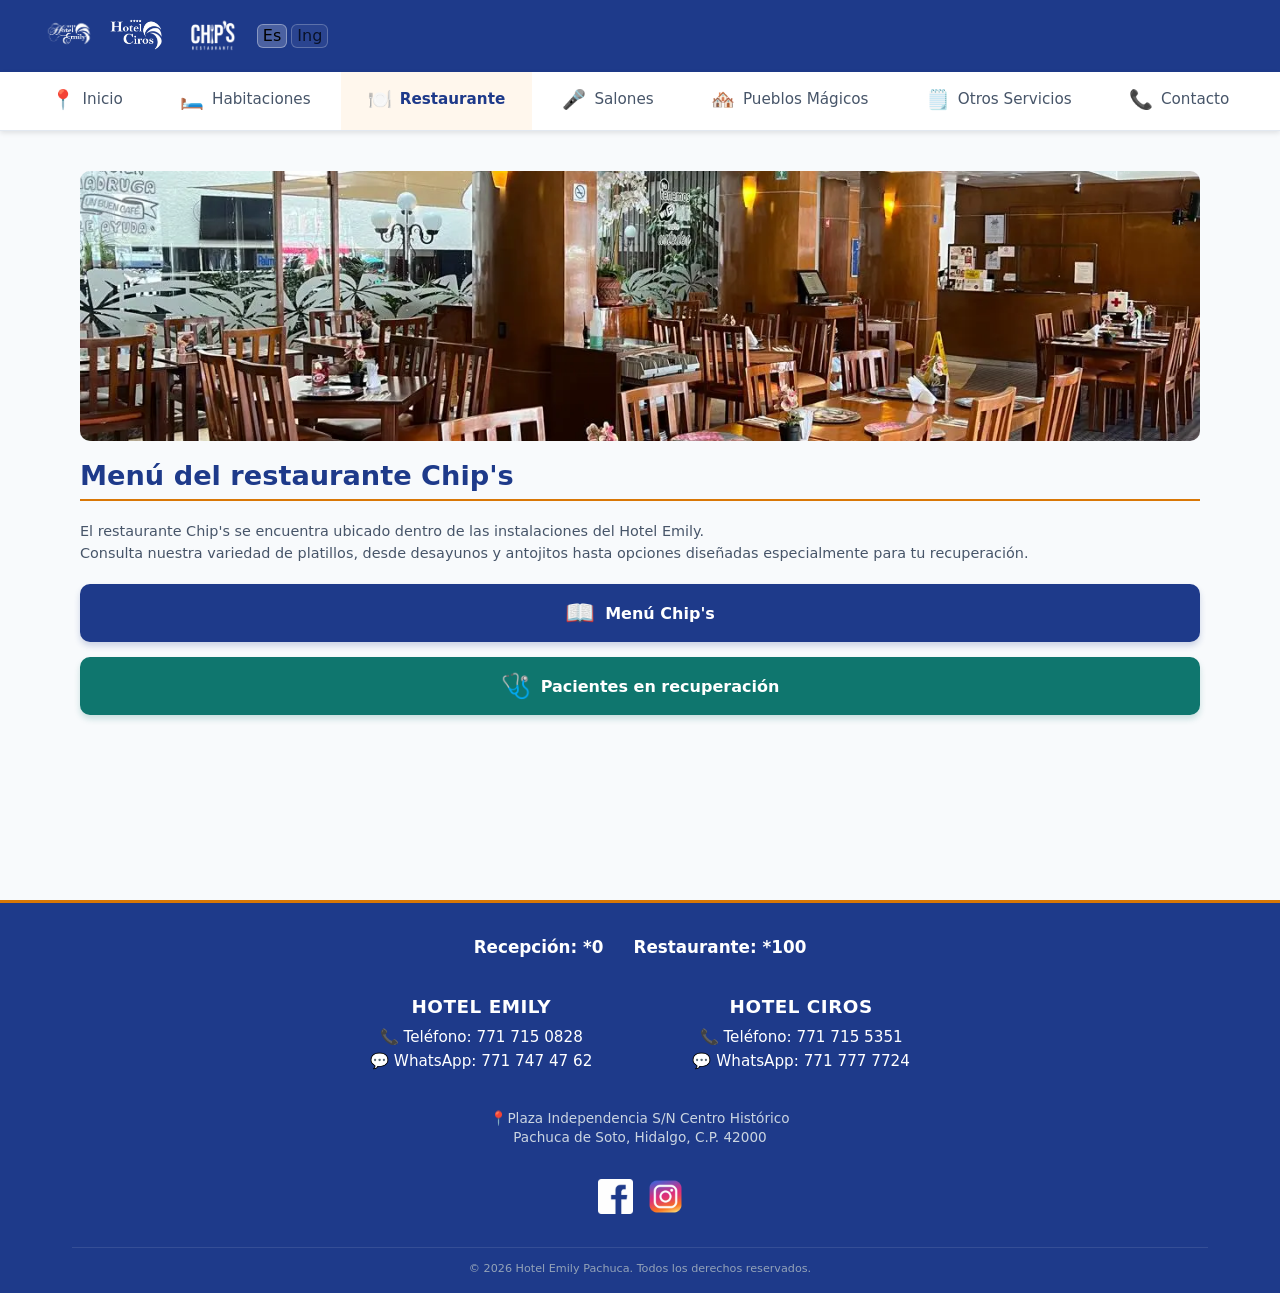
<file: restaurante.html>
<!DOCTYPE html>
<html lang="es">
<head>
  <meta charset="UTF-8">
  <meta name="viewport" content="width=device-width, initial-scale=1.0">
  <meta name="description" content="Disfruta el sabor en el Restaurante Chip's. Menú variado de comida mexicana, desayunos y opciones especiales para pacientes en recuperación. ¡Visítanos en el Centro!">
  <title>Catálogo Hotel Emily</title>
  <link rel="stylesheet" href="styles.css">
</head>
<body>
  <div class="contenedor-app">
    <!-- CABECERA -->
    <header class="cabecera">
      <div class="cabecera-izq">
        <div class="logos-cabecera">
          <a href="index.html" class="titulo-cabecera">
            <img src="img/logos/Logo-Emily.webp" alt="Emily">
            <img src="img/logos/Logo-Ciros.webp" alt="Ciros">
            <img src="img/logos/Logo-Chips.webp" alt="Chips">
          </a>
          <div class="selector-idioma" aria-label="Selector de idioma">
            <button type="button" class="boton-idioma activo notranslate" translate="no" data-idioma="es" aria-label="Cambiar a español" title="Español">Es</button>
            <button type="button" class="boton-idioma notranslate" translate="no" data-idioma="en" aria-label="Change to English" title="English">Ing</button>
            <div id="google_translate_element"></div>
          </div>
        </div>
      </div>
      <button class="boton-menu" id="btn-abrir-menu">☰</button>
    </header>

    <div class="fondo-oscuro" id="fondo-menu"></div>
    
    <!-- ----------------------------------------- Barra lateral ---------------------------------------------- -->
    <nav class="menu-lateral" id="menu">
      <div class="etiqueta-menu">Navegación</div>
      <a href="index.html" class="enlace-menu"><span>📍</span> Inicio</a>
      <a href="habitaciones.html" class="enlace-menu"><span>🛏️</span> Habitaciones</a>
      <a href="restaurante.html" class="enlace-menu activo"><span>🍽️</span> Restaurante</a>
      <a href="salones.html" class="enlace-menu"><span>🎤</span> Salones</a>
      <a href="pueblos.html" class="enlace-menu"><span>🏘️</span> Pueblos Mágicos</a>
      <a href="otros-servicios.html" class="enlace-menu"><span>🗒️</span> Otros Servicios</a>
      <a href="contacto.html" class="enlace-menu"><span>📞</span> Contacto</a>
    </nav>



    <!-- CONTENIDO PRINCIPAL -->
    <main class="contenido">
            <section class="contenido-principal" id="contenido">
                <img src="img/hab/CHIPS.webp" alt="Fachada del Hotel" class="imagen-principal" loading="lazy">
                <h2 class="titulo-seccion">Menú del restaurante Chip's</h2>
                
                <p style="color: var(--texto-claro); font-size: 0.9rem; margin-bottom: 20px; line-height: 1.5;">
                    El restaurante Chip's se encuentra ubicado dentro de las instalaciones del Hotel Emily. <br />
                    Consulta nuestra variedad de platillos, desde desayunos y antojitos hasta opciones diseñadas especialmente para tu recuperación.
                </p>

                <a href="docs/Menu_chips.pdf" target="_blank" class="boton-pdf">
                    <span>📖</span> Menú Chip's
                </a>

                <a href="docs/Menu_pacientes.pdf" target="_blank" class="boton-pdf" style="background-color: #0f766e; box-shadow: 0 4px 6px rgba(15, 118, 110, 0.2);">
                    <span>🩺</span> Pacientes en recuperación
                </a>
            </section>
    </main>
  </div>

<!-- PIE DE PÁGINA -->
  <footer class="pie-pagina">      
    
    <!-- NUEVO: Recepción y Restaurante arriba y centrados -->
    <div class="pie-recepcion-restaurante">
      <p>Recepción: <span>*0</span></p>
      <p>Restaurante: <span>*100</span></p>
    </div>

    <!-- Contenedor ordenado por hotel -->
    <div class="pie-hoteles-contacto">
      
      <div class="pie-hotel-bloque">
        <h4>Hotel Emily</h4>
        <a href="tel:7717150828">📞 Teléfono: 771 715 0828</a>
        <a href="https://wa.me/527717150828">💬 WhatsApp: 771 747 47 62</a>
      </div>
      
      <!-- Hotel Ciros -->
      <div class="pie-hotel-bloque">
        <h4>Hotel Ciros</h4>
        <a href="tel:7717150828">📞 Teléfono: 771 715 5351</a>
        <a href="https://wa.me/527717150828">💬 WhatsApp: 771 777 7724</a>
      </div>
      
    </div>

    <p class="pie-direccion">
      📍Plaza Independencia S/N Centro Histórico<br>
      Pachuca de Soto, Hidalgo, C.P. 42000
    </p>
    
    <div class="pie-redes">
      <a href="https://www.facebook.com/hotelemily" target="_blank" rel="noopener noreferrer">
        <img src="img/logos/facebookB.webp" alt="Facebook">
      </a>
      <a href="https://www.instagram.com/hotelemilymx?igsh=eTNqY2UwODdlMnMz" target="_blank" rel="noopener noreferrer">
        <img src="img/logos/instagram.webp" alt="Instagram">
      </a>
    </div>
    
    <div class="pie-legal">
      &copy; 2026 Hotel Emily Pachuca. Todos los derechos reservados.
    </div>
  </footer>
  
  <button id="btn-subir" title="Volver arriba">↑</button>
  <script src="script.js"></script>
  <script async src="https://translate.google.com/translate_a/element.js?cb=googleTranslateElementInit"></script>
</body>
</html>
</file>
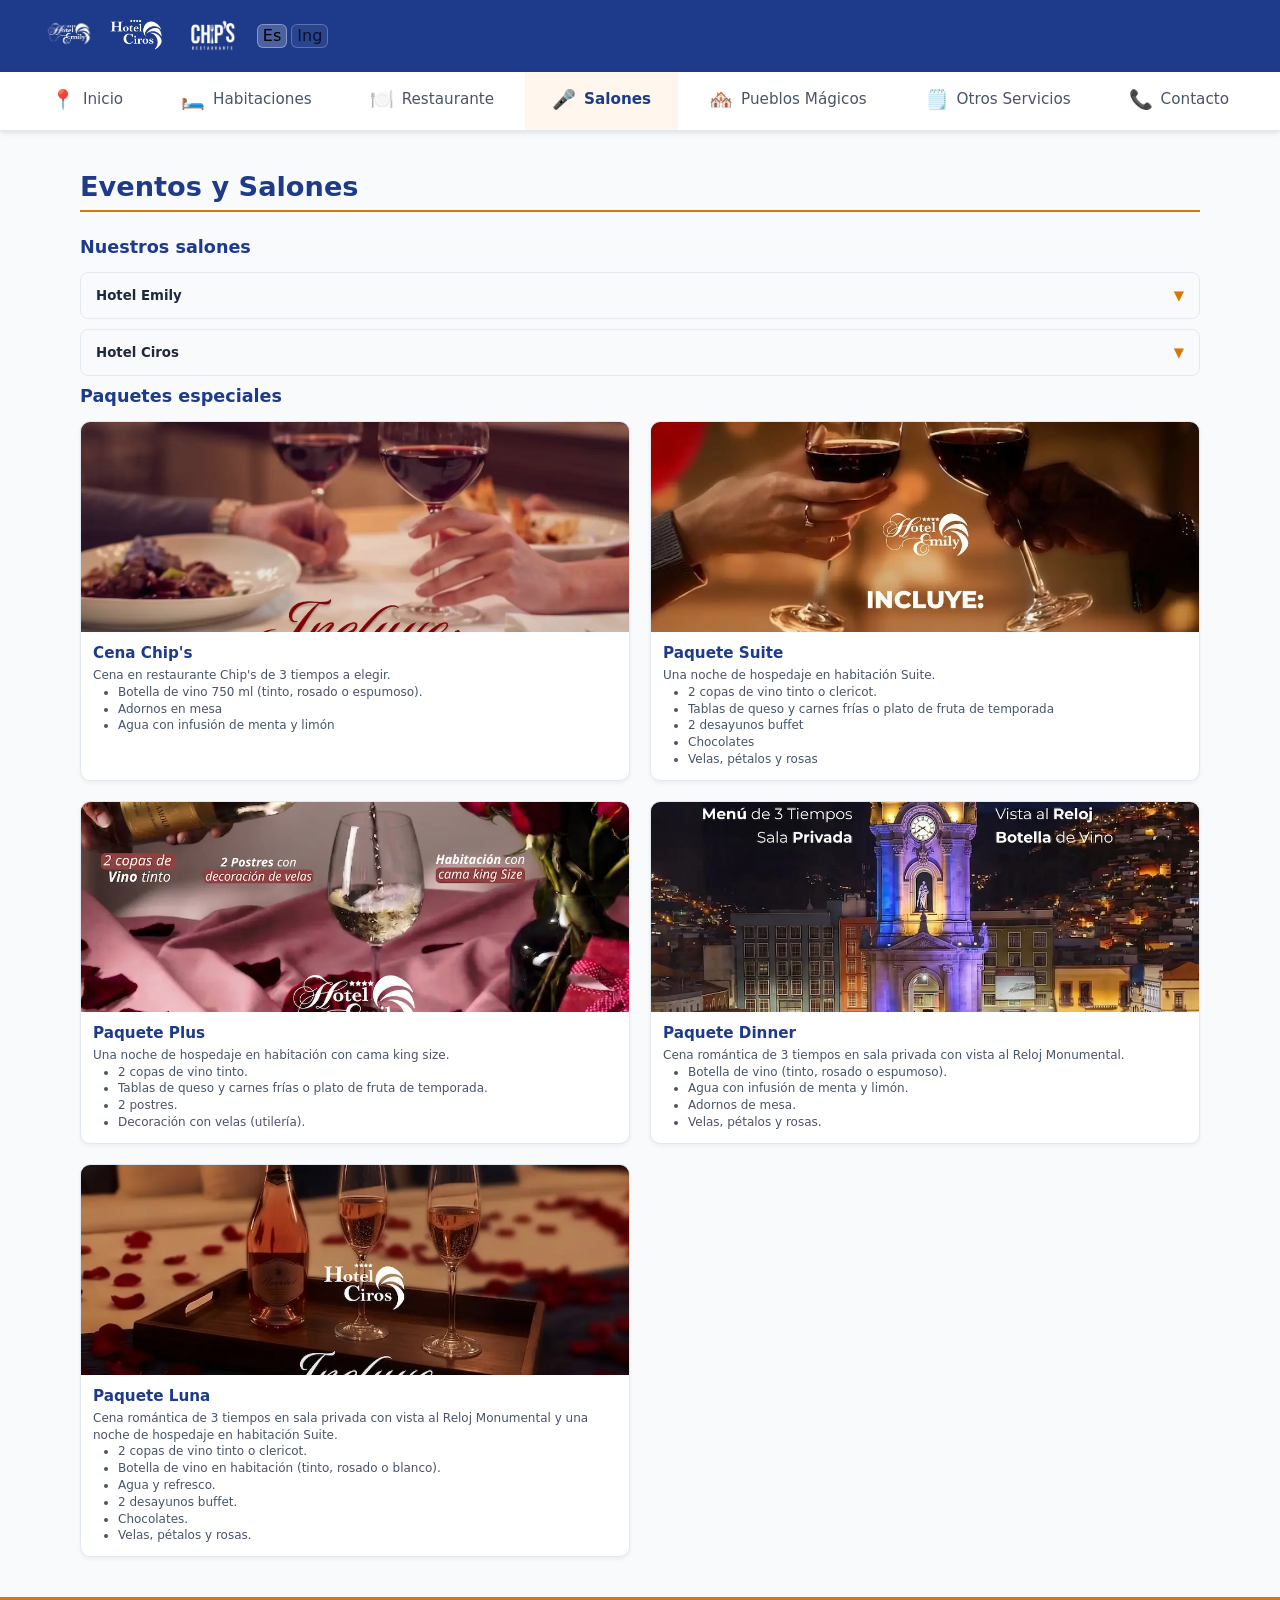
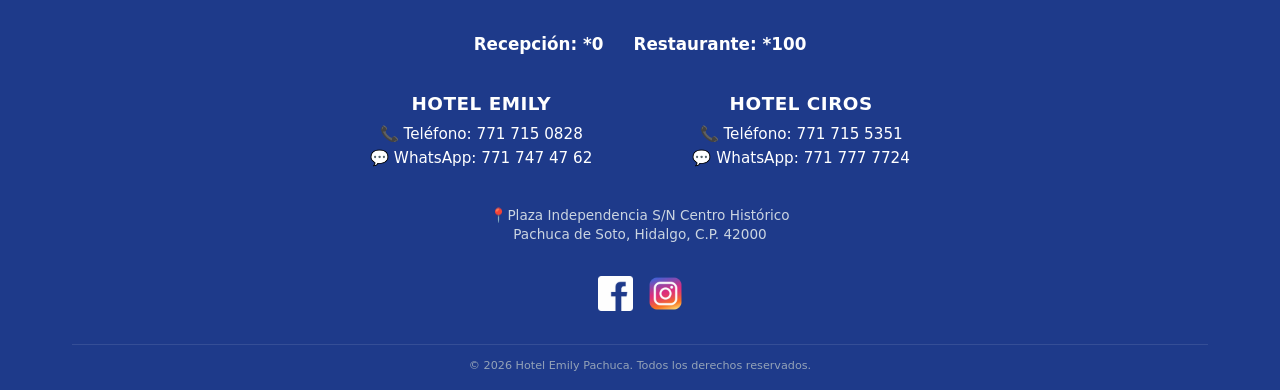
<file: salones.html>
<!DOCTYPE html>
<html lang="es">
<head>
  <meta charset="UTF-8">
  <meta name="viewport" content="width=device-width, initial-scale=1.0">
  <meta name="description" content="Salones para eventos en Pachuca. Celebra tus eventos sociales o empresariales en Hotel Emily y Hotel Ciros. Espacios equipados con vista al Reloj Monumental.">
  <title>Catálogo Hotel Emily</title>
  <link rel="stylesheet" href="styles.css">
</head>
<body>
  <div class="contenedor-app">
    <!-- CABECERA -->
    <header class="cabecera">
      <div class="cabecera-izq">
        <div class="logos-cabecera">
          <a href="index.html" class="titulo-cabecera">
            <img src="img/logos/Logo-Emily.webp" alt="Emily">
            <img src="img/logos/Logo-Ciros.webp" alt="Ciros">
            <img src="img/logos/Logo-Chips.webp" alt="Chips">
          </a>
                    <div class="selector-idioma" aria-label="Selector de idioma">
                        <button type="button" class="boton-idioma activo notranslate" translate="no" data-idioma="es" aria-label="Cambiar a español" title="Español">Es</button>
                        <button type="button" class="boton-idioma notranslate" translate="no" data-idioma="en" aria-label="Change to English" title="English">Ing</button>
                        <div id="google_translate_element"></div>
                    </div>
        </div>
      </div>
      <button class="boton-menu" id="btn-abrir-menu">☰</button>
    </header>

    <div class="fondo-oscuro" id="fondo-menu"></div>
    
    <!-- ----------------------------------------- Barra lateral ---------------------------------------------- -->
    <nav class="menu-lateral" id="menu">
      <div class="etiqueta-menu">Navegación</div>
      <a href="index.html" class="enlace-menu"><span>📍</span> Inicio</a>
      <a href="habitaciones.html" class="enlace-menu"><span>🛏️</span> Habitaciones</a>
      <a href="restaurante.html" class="enlace-menu"><span>🍽️</span> Restaurante</a>
      <a href="salones.html" class="enlace-menu activo"><span>🎤</span> Salones</a>
      <a href="pueblos.html" class="enlace-menu"><span>🏘️</span> Pueblos Mágicos</a>
      <a href="otros-servicios.html" class="enlace-menu"><span>🗒️</span> Otros Servicios</a>
      <a href="contacto.html" class="enlace-menu"><span>📞</span> Contacto</a>
    </nav>


    <!-- CONTENIDO PRINCIPAL -->
    <main class="contenido">
      <section class="contenido-principal" id="contenido">
                <h2 class="titulo-seccion">Eventos y Salones</h2>

                <h3 style="color: var(--azul-marino); margin: 25px 0 15px 0; font-size: 1.1rem;">Nuestros salones</h3>
                

                <div class="acordeon">
                    <button class="acordeon-cabecera">
                        Hotel Emily <span class="acordeon-icono">▼</span>
                    </button>
                    <div class="acordeon-contenido">
                        

                    <!-- SALÓN PLATA -->
                        <div class="tarjeta-habitacion">
                            <div class="carrusel-swipe">
                                <img src="img/salones/plata1.webp" alt="Salón Imperial 1" class="carrusel-img" loading="lazy">
                                <img src="img/salones/plata2.webp" alt="Salón Imperial 2" class="carrusel-img" loading="lazy">
                            </div>
                            <div class="indicador-swipe">⟷ Desliza para ver más fotos</div>
                            
                            <div class="tarjeta-habitacion-info">
                                <div class="tarjeta-habitacion-titulo">
                                    Salón Plata
                                    <span class="badge-pax">Hasta 100 personas</span>
                                </div>
                                <div class="tarjeta-habitacion-detalles">
                                    <p>Salón con una inigualable vista hacia el Reloj Monumental, ideal para todo tipo de eventos, empresariales, sociales o personales.</p>
                                    <ul class="lista-amenidades" style="margin-top: 12px;">
                                        <li><span>📏</span> Dimensión: 16.19x9.19m</li>
                                        <li><span>📍</span> Planta alta</li>
                                        <li><span>📺</span> Pantalla </li>
                                        <li><span>📽️</span> Proyector</li>
                                        <li class="lista-subtitulo-ancho"> Montajes y capacidad</li>
                                        <li><span>🪑</span> Auditorio: 100 personas</li>
                                        <li><span>🪑</span> Escuela: 60 personas</li>
                                        <li><span>🪑</span> Herradura: 35 personas</li>
                                        <li><span>🪑</span> Banquete: 100 personas</li>
                                        
                                    </ul>
                                </div>
                            </div>
                        </div>


                    <!-- SALÓN GALERIA -->
                        <div class="tarjeta-habitacion">
                            <div class="carrusel-swipe">
                                <img src="img/salones/galeria1.webp" alt="Salón Galería 1" class="carrusel-img" loading="lazy">
                                <img src="img/salones/galeria2.webp" alt="Salón Galería 2" class="carrusel-img" loading="lazy">
                            </div>
                            <div class="indicador-swipe">⟷ Desliza para ver más fotos</div>
                            
                            <div class="tarjeta-habitacion-info">
                                <div class="tarjeta-habitacion-titulo">
                                    Salón Galería
                                    <span class="badge-pax">Hasta 30 personas</span>
                                </div>
                                <div class="tarjeta-habitacion-detalles">
                                    <p>Elegante espacio ideal para reuniones y pequeñas celebraciones.</p>
                                    <ul class="lista-amenidades" style="margin-top: 12px;">
                                        <li><span>📏</span> Dimensión: 7.21x7.51m</li>
                                        <li><span>📍</span> Planta baja</li>
                                        <li><span>📺</span> Pantalla </li>
                                        <li><span>📽️</span> Proyector</li>
                                        <li class="lista-subtitulo-ancho"> Montajes y capacidad</li>
                                        <li><span>🪑</span> Auditorio: 30 personas</li>
                                        <li><span>🪑</span> Escuela: 20 personas</li>
                                        <li><span>🪑</span> Herradura: 15 personas</li>
                                        <li><span>🪑</span> Banquete: 20 personas</li>
                                        
                                    </ul>
                                </div>
                            </div>
                        </div>

                    <!-- SALÓN TENANGOS -->
                        <div class="tarjeta-habitacion">
                            <div class="carrusel-swipe">
                                <img src="img/salones/tenangos1.webp" alt="Salón tenangos1" class="carrusel-img" loading="lazy">
                                <img src="img/salones/Tenangos2.webp" alt="Salón tenangos2" class="carrusel-img" loading="lazy">
                            </div>
                            <div class="indicador-swipe">⟷ Desliza para ver más fotos</div>
                            
                            <div class="tarjeta-habitacion-info">
                                <div class="tarjeta-habitacion-titulo">
                                    Salón Tenangos
                                    <span class="badge-pax">Hasta 100 personas</span>
                                </div>
                                <div class="tarjeta-habitacion-detalles">
                                    <p>Elegante espacio ideal para bodas, conferencias y grandes celebraciones.</p>
                                    <ul class="lista-amenidades" style="margin-top: 12px;">
                                        <li><span>📏</span> Dimensión: 11.50x13.00m</li>
                                        <li><span>📍</span> Planta baja</li>
                                        <li><span>📺</span> Pantalla </li>
                                        <li><span>📽️</span> Proyector</li>
                                        <li class="lista-subtitulo-ancho"> Montajes y capacidad</li>
                                        <li><span>🪑</span> Auditorio: 100 personas</li>
                                        <li><span>🪑</span> Escuela: 40 personas</li>
                                        <li><span>🪑</span> Herradura: 35 personas</li>
                                        <li><span>🪑</span> Banquete: 80 personas</li>
                                        
                                    </ul>
                                </div>
                            </div>
                        </div>


                    <!-- SALÓN PALMERAS -->
                        <div class="tarjeta-habitacion">
                            <div class="carrusel-swipe">
                                <img src="img/salones/palmera1.webp" alt="Salón palmera" class="carrusel-img" loading="lazy">
                                <img src="img/salones/palmera2.webp" alt="Salón palmera" class="carrusel-img" loading="lazy">
                            </div>
                            <div class="indicador-swipe">⟷ Desliza para ver más fotos</div>
                            
                            <div class="tarjeta-habitacion-info">
                                <div class="tarjeta-habitacion-titulo">
                                    Palmeras
                                    <span class="badge-pax">Hasta 40 personas</span>
                                </div>
                                <div class="tarjeta-habitacion-detalles">
                                    <p>Elegante espacio ideal para bodas, conferencias y grandes celebraciones.</p>
                                    <ul class="lista-amenidades" style="margin-top: 12px;">
                                        <li><span>📏</span> Dimensión: 11.50x13.00m</li>
                                        <li><span>📍</span> Planta baja</li>
                                        <li><span>📺</span> Pantalla </li>
                                        <li class="lista-subtitulo-ancho"> Montajes y capacidad</li>
                                        <li><span>🪑</span> Normal: 40 personas</li>
                                        <li><span>🪑</span> Especial: 30 personas</li>
                                        
                                    </ul>
                                </div>
                            </div>
                        </div>


                    <!-- SALA EJECUTIVA -->
                        <div class="tarjeta-habitacion">
                            <div class="carrusel-swipe">
                                <img src="img/salones/sala1.webp" alt="Salón Ejecutivo 1" class="carrusel-img" loading="lazy">
                                <img src="img/salones/sala2.webp" alt="Salón Ejecutivo 2" class="carrusel-img" loading="lazy">
                            </div>
                            <div class="indicador-swipe">⟷ Desliza para ver más fotos</div>
                            
                            <div class="tarjeta-habitacion-info">
                                <div class="tarjeta-habitacion-titulo">
                                    Sala Ejecutiva
                                    <span class="badge-pax">Hasta 8 personas</span>
                                </div>
                                <div class="tarjeta-habitacion-detalles">
                                    <p>Un entorno privado y equipado, perfecto para reuniones de negocios o talleres.</p>
                                    <ul class="lista-amenidades" style="margin-top: 12px;">
                                        <li><span>📏</span> Sillas ejecutivas</li>
                                        <li><span></span> Vista al reloj</li>
                                        <li><span>📺</span> Pantalla de 55".</li>
                                        <li><span>📏</span> Sonido</li>
                                        <li><span>📍</span> Planta alta</li>
                                    </ul>
                                </div>
                            </div>
                        </div>

                    </div>
                </div>
<!-- -------------------------------------------------HOTEL CIROS-------------------------------------------------- -->

                <div class="acordeon">
                    <button class="acordeon-cabecera">
                        Hotel Ciros <span class="acordeon-icono">▼</span>
                    </button>
                    <div class="acordeon-contenido">
                    

                    <!-- SALON NARANJA -->
                        <div class="tarjeta-habitacion">
                            <div class="carrusel-swipe">
                                <img src="img/salones/naranja1.webp" alt="Salón Naranja" class="carrusel-img" loading="lazy">
                                <img src="img/salones/naranja2.webp" alt="Salón Naranja" class="carrusel-img" loading="lazy">
                            </div>
                            <div class="indicador-swipe">⟷ Desliza para ver más fotos</div>
                            
                            <div class="tarjeta-habitacion-info">
                                <div class="tarjeta-habitacion-titulo">
                                    Salón Naranja
                                    <span class="badge-pax">Hasta 70 pax</span>
                                </div>
                                <div class="tarjeta-habitacion-detalles">
                                    <p>Elegante espacio ideal para bodas, conferencias y grandes celebraciones.</p>
                                    <ul class="lista-amenidades" style="margin-top: 12px;">
                                        <li><span>📏</span> Dimensión: 13.10 X 6.40m</li>
                                        <li><span>📍</span> Planta baja</li>
                                        <li><span>📽️</span> Proyector</li>
                                        <li class="lista-subtitulo-ancho"> Montajes y capacidad</li>
                                        <li><span>🪑</span> Auditorio: 70 personas</li>
                                        <li><span>🪑</span> Escuela: 45 personas</li>
                                        <li><span>🪑</span> Herradura: 25 personas</li>
                                        <li><span>🪑</span> Banquete: 50 personas</li>
                                        
                                    </ul>
                                </div>
                            </div>
                        </div>


                    <!-- SALON VERDE -->
                        <div class="tarjeta-habitacion">
                            <div class="carrusel-swipe">
                                <img src="img/salones/verde2.webp" alt="Salón verde" class="carrusel-img" loading="lazy">
                                <img src="img/salones/verde1.webp" alt="Salón verde" class="carrusel-img" loading="lazy">
                            </div>
                            <div class="indicador-swipe">⟷ Desliza para ver más fotos</div>
                            
                            <div class="tarjeta-habitacion-info">
                                <div class="tarjeta-habitacion-titulo">
                                    Salón Verde
                                    <span class="badge-pax">Hasta 30 pax</span>
                                </div>
                                <div class="tarjeta-habitacion-detalles">
                                    <p>Un entorno privado y equipado, perfecto para reuniones de negocios o talleres.</p>
                                    <ul class="lista-amenidades" style="margin-top: 12px;">
                                        <li><span>📏</span> Dimensión: 10 X 4 m</li>
                                        <li><span>📍</span> Planta baja</li>
                                        <li><span>📽️</span> Proyector</li>
                                        <li class="lista-subtitulo-ancho"> Montajes y capacidad</li>
                                        <li><span>🪑</span> Auditorio: 30 personas</li>
                                        <li><span>🪑</span> Escuela: 20 personas</li>
                                        <li><span>🪑</span> Herradura: 15 personas</li>
                                        <li><span>🪑</span> Banquete: 20 personas</li>
                                    </ul>
                                </div>
                            </div>
                        </div>

                    </div>
                </div>

                <h3 style="color: var(--azul-marino); margin-bottom: 15px; font-size: 1.1rem;">Paquetes especiales</h3>

            <div class="paquetes-grid">
            <!-- PAQ. CENA CHIP'S -->
                <div class="tarjeta-horizontal">
                  <img src="img/paquetes/Cena-Chips.webp" alt="cena" class="tarjeta-horizontal-img" loading="lazy">
                  <div class="tarjeta-horizontal-info">
                      <div class="tarjeta-horizontal-titulo"> Cena Chip's </div>
                      <div class="tarjeta-horizontal-desc">Cena en restaurante Chip's de 3 tiempos a elegir.
                        <ul style="margin-left: 25px">
                            <li>Botella de vino 750 ml (tinto, rosado o espumoso).</li>
                            <li>Adornos en mesa</li>
                            <li>Agua con infusión de menta y limón</li>
                        </ul>
                      </div>
                  </div>
                </div>


            <!-- PAQ. SUITE -->
                <div class="tarjeta-horizontal">
                    <img src="img/paquetes/suiteP.webp" alt="Paquete Suite" class="tarjeta-horizontal-img" loading="lazy">
                  <div class="tarjeta-horizontal-info">
                     <div class="tarjeta-horizontal-titulo"> Paquete Suite</div>
                      <div class="tarjeta-horizontal-desc">Una noche de hospedaje en habitación Suite.
                        <ul style="margin-left: 25px">
                            <li>2 copas de vino tinto o clericot.</li>
                            <li>Tablas de queso y carnes frías o plato de fruta de temporada</li>
                            <li>2 desayunos buffet</li>
                            <li>Chocolates</li>
                            <li>Velas, pétalos y rosas</li>
                        </ul>
                      </div>
                  </div>
                </div>


            <!-- PAQ. PLUS -->
                <div class="tarjeta-horizontal"> 
                    <img src="img/paquetes/Paq-Plus.webp" alt="Paquete Suite" class="tarjeta-horizontal-img" loading="lazy">
                  <div class="tarjeta-horizontal-info">
                     <div class="tarjeta-horizontal-titulo"> Paquete Plus</div>
                      <div class="tarjeta-horizontal-desc">Una noche de hospedaje en habitación con cama king size. 
                        <ul style="margin-left: 25px">
                            <li>2 copas de vino tinto.</li>
                            <li>Tablas de queso y carnes frías o plato de fruta de temporada.</li>
                            <li>2 postres.</li>
                            <li>Decoración con velas (utilería).</li>
                        </ul>
                      </div>
                  </div>
                </div>

            <!-- PAQ. DINNER -->
                <div class="tarjeta-horizontal">
                    <img src="img/paquetes/paq-dinner.webp" alt="Paquete Dinner" class="tarjeta-horizontal-img" loading="lazy">
                  <div class="tarjeta-horizontal-info">
                     <div class="tarjeta-horizontal-titulo"> Paquete Dinner</div>
                      <div class="tarjeta-horizontal-desc">Cena romántica de 3 tiempos en sala privada con vista al Reloj Monumental.
                        <ul style="margin-left: 25px">
                            <li>Botella de vino (tinto, rosado o espumoso).</li>
                            <li>Agua con infusión de menta y limón.</li>
                            <li>Adornos de mesa.</li>
                            <li>Velas, pétalos y rosas.</li>
                        </ul>
                      </div>
                  </div>
                </div>


            <!-- PAQ. LUNA -->
                <div class="tarjeta-horizontal">
                    <img src="img/paquetes/paq-luna.webp" alt="Paquete luna" class="tarjeta-horizontal-img" loading="lazy">
                  <div class="tarjeta-horizontal-info">
                     <div class="tarjeta-horizontal-titulo"> Paquete Luna</div>
                      <div class="tarjeta-horizontal-desc">Cena romántica de 3 tiempos en sala privada con vista al Reloj Monumental y una noche de hospedaje en habitación Suite.
                        <ul style="margin-left: 25px">
                            <li>2 copas de vino tinto o clericot.</li>
                            <li>Botella de vino en habitación (tinto, rosado o blanco).</li>
                            <li>Agua y refresco.</li>
                            <li>2 desayunos buffet.</li>
                            <li>Chocolates.</li>
                            <li>Velas, pétalos y rosas.</li>
                        </ul>
                      </div>
                  </div>
                </div>
                </div>
            </section>
    </main>
  </div>

<!-- PIE DE PÁGINA -->
  <footer class="pie-pagina">      
    
    <!-- NUEVO: Recepción y Restaurante arriba y centrados -->
    <div class="pie-recepcion-restaurante">
      <p>Recepción: <span>*0</span></p>
      <p>Restaurante: <span>*100</span></p>
    </div>

    <!-- Contenedor ordenado por hotel -->
    <div class="pie-hoteles-contacto">
      
      <div class="pie-hotel-bloque">
        <h4>Hotel Emily</h4>
        <a href="tel:7717150828">📞 Teléfono: 771 715 0828</a>
        <a href="https://wa.me/527717150828">💬 WhatsApp: 771 747 47 62</a>
      </div>
      
      <!-- Hotel Ciros -->
      <div class="pie-hotel-bloque">
        <h4>Hotel Ciros</h4>
        <a href="tel:7717150828">📞 Teléfono: 771 715 5351</a>
        <a href="https://wa.me/527717150828">💬 WhatsApp: 771 777 7724</a>
      </div>
      
    </div>

    <p class="pie-direccion">
      📍Plaza Independencia S/N Centro Histórico<br>
      Pachuca de Soto, Hidalgo, C.P. 42000
    </p>
    
    <div class="pie-redes">
      <a href="https://www.facebook.com/hotelemily" target="_blank" rel="noopener noreferrer">
        <img src="img/logos/facebookB.webp" alt="Facebook">
      </a>
      <a href="https://www.instagram.com/hotelemilymx?igsh=eTNqY2UwODdlMnMz" target="_blank" rel="noopener noreferrer">
        <img src="img/logos/instagram.webp" alt="Instagram">
      </a>
    </div>
    
    <div class="pie-legal">
      &copy; 2026 Hotel Emily Pachuca. Todos los derechos reservados.
    </div>
  </footer>
  
  <button id="btn-subir" title="Volver arriba">↑</button>
  <script src="script.js"></script>
    <script async src="https://translate.google.com/translate_a/element.js?cb=googleTranslateElementInit"></script>
</body>
</html>
</file>
<file: styles.css>
:root {
    --azul-marino: #1e3a8a;
    --azul-claro: #1e40af;
    --dorado: #d97706;
    --fondo-gris: #f8fafc;
    --blanco: #ffffff;
    --texto-oscuro: #1e293b;
    --texto-claro: #475569;
    --borde: #e2e8f0;
}

.titulo-cabecera {
    font-size: 1rem;
    font-weight: bold;
    letter-spacing: 1px;
    white-space: nowrap;
    color: white !important;
    text-decoration: none; /* Por si se le llega a poner la línea abajo */
}

/* Ajustes básicos */
* {
    margin: 0;
    padding: 0;
    box-sizing: border-box;
    font-family: system-ui, -apple-system, sans-serif;
    -webkit-tap-highlight-color: transparent;
}

body {
    background-color: var(--fondo-gris);
    color: var(--texto-oscuro);
}

/* Contenedor principal estilo móvil */
.contenedor-app {
    max-width: 480px;
    margin: 0 auto;
    background-color: var(--fondo-gris);
    min-height: 100vh;
    display: flex;
    flex-direction: column;
    position: relative;
}

/* --- CABECERA (HEADER) --- */
.cabecera {
    background-color: var(--azul-marino);
    color: var(--blanco);
    height: 60px;
    display: flex;
    justify-content: space-between;
    align-items: center;
    padding: 0 15px;
    position: sticky;
    top: 0;
    z-index: 10;
    box-shadow: 0 2px 5px rgba(0,0,0,0.2);
}

.cabecera-izq {
    display: flex;
    align-items: center;
    gap: 10px;
}



.logos-cabecera {
    display: flex;
    align-items: center;
    gap: 6px;
}

.logos-cabecera img {
    height: 40px;
    width: auto;
    object-fit: contain;
}

.selector-idioma {
    display: flex;
    align-items: center;
    gap: 4px;
    margin-left: 8px;
}

.boton-idioma {
    appearance: none;
    border: 1px solid rgba(255, 255, 255, 0.35);
    border-radius: 6px;
    background: rgba(255, 255, 255, 0.08);
    padding: 3px 5px;
    font-size: 1rem;
    line-height: 1;
    cursor: pointer;
    opacity: 0.7;
    transition: background-color 0.2s, opacity 0.2s, transform 0.2s;
}

.boton-idioma:hover,
.boton-idioma.activo {
    background: rgba(255, 255, 255, 0.2);
    opacity: 1;
}

.boton-idioma:active {
    transform: scale(0.92);
}

#google_translate_element {
    display: none !important;
    width: 0;
    height: 0;
    overflow: hidden;
}

#google_translate_element,
#google_translate_element * {
    display: none !important;
}

iframe.goog-te-banner-frame,
.goog-te-banner-frame,
body > .skiptranslate {
    display: none !important;
}

html.translated-ltr,
html.translated-rtl {
    margin-top: 0 !important;
}

body {
    top: 0 !important;
}

.boton-menu {
    background: none;
    border: none;
    color: var(--blanco);
    font-size: 1.8rem;
    cursor: pointer;
    margin-left: auto;
}

/* --- MENÚ LATERAL --- */
.fondo-oscuro {
    position: fixed;
    top: 0; left: 0; right: 0; bottom: 0;
    background: rgba(0,0,0,0.5);
    z-index: 20;
    display: none;
}

.menu-lateral {
    position: fixed;
    top: 60px; 
    right: -300px;
    bottom: 0;
    width: 260px;
    background-color: var(--blanco);
    z-index: 30;
    transition: right 0.3s ease;
    box-shadow: -2px 0 5px rgba(0,0,0,0.1);
    display: flex;
    flex-direction: column;
}

.menu-lateral.abierto {
    right: 0;
}

.etiqueta-menu {
    padding: 15px 20px;
    background-color: var(--fondo-gris);
    color: var(--texto-claro);
    font-size: 0.8rem;
    font-weight: bold;
    text-transform: uppercase;
    border-bottom: 1px solid var(--borde);
}

.enlace-menu {
    padding: 15px 20px;
    background: none;
    border: none;
    border-left: 4px solid transparent;
    text-align: left;
    font-size: 1rem;
    color: var(--texto-claro);
    cursor: pointer;
    display: flex;
    align-items: center;
    border-bottom: 1px solid var(--fondo-gris);
}

.enlace-menu span {
    margin-right: 15px;
    font-size: 1.2rem;
}

.enlace-menu.activo {
    border-left-color: var(--dorado);
    background-color: #fef3c7;
    color: var(--azul-marino);
    font-weight: bold;
}

/* --- CONTENIDO PRINCIPAL --- */
.contenido {
    padding: 20px;
    flex: 1;
}

.vista {
    display: none;
    animation: aparecer 0.3s ease;
}

.vista.activa {
    display: block;
}

@keyframes aparecer {
    from { opacity: 0; transform: translateY(10px); }
    to { opacity: 1; transform: translateY(0); }
}

.titulo-seccion {
    color: var(--azul-marino);
    font-size: 1.4rem;
    border-bottom: 2px solid var(--dorado);
    padding-bottom: 8px;
    margin-bottom: 20px;
}

/* --- COMPONENTES GLOBALES --- */
.tarjeta {
    background-color: var(--blanco);
    border: 1px solid var(--borde);
    border-radius: 10px;
    padding: 20px;
    margin-bottom: 20px;
}

.imagen-principal {
    width: 100%;
    height: 230px;
    object-fit: cover;
    border-radius: 10px;
    margin-bottom: 15px;
    background-color: #ccc;
}

/* --- TARJETAS DE HABITACIONES (Y SALONES) --- */
.tarjeta-habitacion {
    background-color: var(--blanco);
    border: 1px solid var(--borde);
    border-radius: 10px;
    overflow: hidden;
    margin-bottom: 20px;
    box-shadow: 0 4px 6px rgba(0,0,0,0.05);
}

.tarjeta-habitacion img {
    width: 100%;
    height: 180px;
    object-fit: cover;
    background-color: #eee;
}

.tarjeta-habitacion-info {
    padding: 15px;
}

.tarjeta-habitacion-titulo {
    font-size: 1.1rem;
    font-weight: bold;
    color: var(--azul-marino);
    margin-bottom: 8px;
    display: flex;
    justify-content: space-between;
    align-items: center;
}

.badge-pax {
    font-size: 0.75rem;
    background-color: #fef3c7;
    color: var(--dorado);
    padding: 4px 8px;
    border-radius: 12px;
    font-weight: bold;
}

.tarjeta-habitacion-detalles {
    font-size: 0.85rem;
    color: var(--texto-claro);
    line-height: 1.5;
}

.tarjeta-habitacion-detalles p {
    margin-bottom: 5px;
}

.tarjeta-habitacion-detalles strong {
    color: var(--texto-oscuro);
}

/* Acordeones */
.acordeon {
    background-color: var(--blanco);
    border: 1px solid var(--borde);
    border-radius: 8px;
    margin-bottom: 10px;
    overflow: hidden;
}

.acordeon-cabecera {
    width: 100%;
    padding: 15px;
    background-color: var(--fondo-gris);
    border: none;
    text-align: left;
    font-weight: bold;
    color: var(--texto-oscuro);
    display: flex;
    justify-content: space-between;
    align-items: center;
    cursor: pointer;
}

.acordeon-icono {
    color: var(--dorado);
}

.acordeon-contenido {
    display: none;
    padding: 15px;
    border-top: 1px solid var(--borde);
}

.acordeon.abierto .acordeon-contenido {
    display: block;
}

.acordeon.abierto .acordeon-icono {
    transform: rotate(180deg);
}

/* Listas internas */
.fila-lista {
    display: flex;
    justify-content: space-between;
    padding: 10px 0;
    border-bottom: 1px solid var(--fondo-gris);
}

.fila-lista:last-child {
    border-bottom: none;
}

.texto-principal { font-weight: bold; font-size: 0.95rem; }
.texto-secundario { color: var(--texto-claro); font-size: 0.8rem; margin-top: 3px; }
.texto-resalte { color: var(--dorado); font-weight: bold; text-align: right;}

/* Cuadrícula de servicios */
.cuadricula-servicios {
    display: grid;
    grid-template-columns: 1fr 1fr;
    gap: 10px;
}

.caja-servicio {
    background-color: var(--blanco);
    border: 1px solid var(--borde);
    border-radius: 8px;
    padding: 15px;
    text-align: center;
}

.caja-servicio span { display: block; font-size: 2rem; margin-bottom: 5px; }
.caja-servicio p { font-size: 0.8rem; font-weight: bold; color: var(--texto-claro); }

/* --- ESTILOS: ACCESOS RÁPIDOS (INICIO) --- */
.accesos-rapidos {
    display: grid;
    grid-template-columns: repeat(2, 1fr);
    gap: 10px;
    margin-top: 15px;
}

.caja-acceso {
    background-color: var(--blanco);
    border: 1px solid var(--borde);
    border-radius: 10px;
    padding: 15px 5px;
    text-align: center;
    cursor: pointer;
    box-shadow: 0 2px 4px rgba(0,0,0,0.05);
    transition: transform 0.2s;
}

.caja-acceso:active {
    transform: scale(0.95);
}

.caja-acceso span {
    display: block;
    font-size: 1.8rem;
    margin-bottom: 5px;
}

.caja-acceso p {
    font-size: 0.75rem;
    font-weight: bold;
    color: var(--azul-marino);
}

/* --- ESTILOS: LISTA DE AMENIDADES EN HABITACIÓN --- */
.lista-amenidades {
    list-style: none;
    margin-top: 12px;
    display: grid;
    grid-template-columns: 1fr 1fr; 
    gap: 8px;
    font-size: 0.8rem;
}

.lista-amenidades li {
    display: flex;
    align-items: center;
    color: var(--texto-claro);
}

.lista-amenidades li span {
    margin-right: 5px;
    font-size: 0.9rem;
}

.lista-subtitulo-ancho {
    grid-column: span 2;
    font-weight: bold;
    color: var(--azul-marino);
    margin-top: 10px;
    margin-bottom: 5px;
    border-bottom: 1px dashed var(--borde);
    padding-bottom: 4px;
    font-size: 0.85rem;
}


/* --- ESTILOS: CARRUSEL DESLIZABLE NATIVO (SALONES) --- */
.carrusel-swipe {
    display: flex;
    overflow-x: auto;
    scroll-snap-type: x mandatory;
    touch-action: pan-x;
    user-select: none;
    -webkit-overflow-scrolling: touch; /* Suavidad en iPhone */
    scrollbar-width: none; /* Oculta scrollbar en Firefox */
}

.carrusel-swipe::-webkit-scrollbar {
    display: none; /* Oculta scrollbar en Chrome/Safari */
}

.carrusel-img {
    min-width: 100%; /* Obliga a usar el 100% del espacio */
    flex-shrink: 0;  /* Evita que el navegador comprima las fotos */
    height: 180px;
    object-fit: cover;
    scroll-snap-align: center; /* Centra la foto perfectamente al soltar */
    -webkit-user-drag: none;   /* Evita que el mouse intente guardar la foto en PC */
}

.indicador-swipe {
    text-align: center;
    font-size: 0.65rem;
    color: var(--texto-claro);
    padding: 5px;
    background-color: var(--fondo-gris);
    border-bottom: 1px solid var(--borde);
    text-transform: uppercase;
    letter-spacing: 0.5px;
}

/* --- ESTILOS: PAQUETES ESPECIALES (HORIZONTALES) --- */
.tarjeta-horizontal {
    display: flex;
    background-color: var(--blanco);
    border: 1px solid var(--borde);
    border-radius: 10px;
    overflow: hidden;
    margin-bottom: 15px;
    box-shadow: 0 2px 4px rgba(0,0,0,0.05);
}

.tarjeta-horizontal-img {
    width: 110px; /* Ancho fijo para la foto */
    object-fit: cover;
    background-color: #eee;
}

.tarjeta-horizontal-info {
    padding: 12px;
    flex: 1;
}

.paquetes-grid {
    display: grid;
    grid-template-columns: 1fr;
    gap: 15px;
}

.paquetes-grid .tarjeta-horizontal {
    display: block;
    margin-bottom: 0;
}

.paquetes-grid .tarjeta-horizontal-img {
    width: 100%;
    height: 180px;
    display: block;
}

.tarjeta-horizontal-titulo {
    font-size: 0.95rem;
    font-weight: bold;
    color: var(--azul-marino);
    margin-bottom: 5px;
}

.tarjeta-horizontal-desc {
    font-size: 0.75rem;
    color: var(--texto-claro);
    line-height: 1.4;
}

/* --- ESTILOS: PAQUETES ESPECIALES (TARJETAS SUPERPUESTAS) --- */
.tarjeta-paquete {
    position: relative;
    border-radius: 12px;
    overflow: hidden;
    margin-bottom: 15px;
    height: 160px; /* Altura fija para que todas se vean iguales */
    box-shadow: 0 4px 6px rgba(0,0,0,0.1);
}

.tarjeta-paquete-img {
    width: 100%;
    height: 100%;
    object-fit: cover;
}

.tarjeta-paquete-overlay {
    position: absolute;
    bottom: 0;
    left: 0;
    right: 0;
    background: linear-gradient(transparent, rgba(30, 58, 138, 0.95)); /* Degradado azul oscuro */
    color: var(--blanco);
    padding: 15px;
}

.tarjeta-paquete-titulo {
    font-size: 1.1rem;
    font-weight: bold;
    margin-bottom: 5px;
    color: var(--dorado); 
}

.tarjeta-paquete-desc {
    font-size: 0.8rem;
    line-height: 1.3;
}

/* --- ESTILOS: BOTÓN PARA ABRIR PDF --- */
.boton-pdf {
    display: flex;
    align-items: center;
    justify-content: center;
    background-color: var(--azul-marino);
    color: var(--blanco);
    text-decoration: none;
    padding: 15px 20px;
    border-radius: 10px;
    font-weight: bold;
    font-size: 1rem;
    margin-bottom: 15px;
    box-shadow: 0 4px 6px rgba(30, 58, 138, 0.2);
    transition: background-color 0.2s, transform 0.2s;
}



.boton-pdf span {
    font-size: 1.5rem;
    margin-right: 10px;
}

.boton-pdf:active {
    background-color: var(--azul-claro);
    transform: scale(0.98);
}

/* --- ESTILOS: FOOTER (PIE DE PÁGINA GLOBAL COMPACTO) --- */
.pie-pagina {
    background-color: var(--azul-marino);
    color: var(--blanco);
    text-align: center;
    width: 100%;
    padding: 28px 20px 14px;
    margin-top: auto;
    border-top: 3px solid var(--dorado);
}

.pie-logos img {
    height: 28px; /* Logo ligeramente más pequeño para ahorrar espacio */
    object-fit: contain;
    margin-bottom: 10px;
    opacity: 0.9;
}

.pie-direccion {
    font-size: 0.85rem;
    color: #cbd5e1;
    margin: 0 auto 18px;
    line-height: 1.4;
    max-width: 480px;
}


.pie-redes {
    display: flex;
    justify-content: center;
    gap: 15px;
    margin-bottom: 15px;
}

.pie-redes a {
    display: flex;
    align-items: center;
    justify-content: center;
    transition: transform 0.2s;
}

.pie-redes a:active {
    transform: scale(0.9); /* Efecto de toque */
}

/* Estilo para tus iconos (vectores o imágenes PNG) */
.pie-redes img {
    width: 35px; /* Tamaño perfecto para que el dedo lo pueda tocar en el celular */
    height: 35px;
    object-fit: contain;
}

.pie-legal {
    font-size: 0.7rem;
    color: #94a3b8;
    border-top: 1px solid rgba(255, 255, 255, 0.1);
    padding-top: 14px;
    margin-top: 4px;
}

@media (max-width: 599px) {
    .pie-pagina {
        display: flex;
        flex-direction: column;
        align-items: stretch;
        gap: 12px;
        padding: 28px 18px 16px;
    }



    .pie-redes {
        margin-top: 4px;
    }
}

/* --- OPCIÓN 1: CARRUSEL HORIZONTAL --- */
.servicios-carrusel {
    display: flex;
    overflow-x: auto;
    gap: 12px;
    padding-bottom: 10px;
    -webkit-overflow-scrolling: touch;
    scrollbar-width: none; /* Oculta la barra en Firefox */
}

.servicios-carrusel::-webkit-scrollbar {
    display: none; /* Oculta la barra en Chrome/Safari */
}

.servicio-pildora {
    flex: 0 0 auto; /* Evita que se aplasten */
    display: flex;
    align-items: center;
    background-color: var(--blanco);
    border: 1px solid var(--borde);
    padding: 8px 15px;
    border-radius: 20px; /* Forma redondita de píldora */
    font-size: 0.8rem;
    font-weight: 600;
    color: var(--texto-oscuro);
    box-shadow: 0 2px 4px rgba(0,0,0,0.02);
}

.servicio-pildora span {
    margin-right: 6px;
    font-size: 1rem;
}

/* --- ESTILOS: CARRUSEL DE SERVICIOS CON BOTONES --- */
.contenedor-carrusel-servicios {
    position: relative;
    display: flex;
    align-items: center;
    margin-bottom: 25px;
}

.btn-carrusel {
    background-color: var(--blanco);
    color: var(--azul-marino);
    border: 1px solid var(--borde);
    border-radius: 50%;
    width: 32px;
    height: 32px;
    display: flex;
    justify-content: center;
    align-items: center;
    cursor: pointer;
    box-shadow: 0 2px 5px rgba(0,0,0,0.15);
    position: absolute;
    z-index: 5;
    font-size: 14px;
    font-weight: bold;
    transition: transform 0.2s, background-color 0.2s;
}

.btn-izq { left: 0; }
.btn-der { right: 0; }

.btn-carrusel:active {
    background-color: var(--fondo-gris);
    transform: scale(0.9);
}

.servicios-carrusel {
    display: flex;
    overflow-x: auto;
    gap: 12px;
    padding: 10px 35px; /* Espacio a los lados para que los botones no tapen el texto */
    scroll-behavior: smooth; /* Hace que el deslizamiento con los botones sea suave */
    -webkit-overflow-scrolling: touch;
    scrollbar-width: none;
    width: 100%;
}

.servicios-carrusel::-webkit-scrollbar {
    display: none;
}

.servicio-pildora {
    flex: 0 0 auto;
    display: flex;
    align-items: center;
    background-color: var(--blanco);
    border: 1px solid var(--borde);
    padding: 8px 15px;
    border-radius: 25px;
    font-size: 0.8rem;
    font-weight: 600;
    color: var(--texto-oscuro);
    box-shadow: 0 2px 4px rgba(0,0,0,0.03);
}

.servicio-pildora span {
    margin-right: 6px;
    font-size: 1.1rem;
}

/* --- ESTILOS: CARRUSEL PRINCIPAL (AUTO-PLAY EN INICIO) --- */
.carrusel-inicio {
    display: flex;
    overflow-x: auto;
    scroll-snap-type: x mandatory;
    touch-action: pan-x;
    user-select: none;
    -webkit-overflow-scrolling: touch;
    scrollbar-width: none; /* Oculta scrollbar en Firefox */
    margin-bottom: 15px;
    border-radius: 10px; /* Mismos bordes curvos que la imagen anterior */
    scroll-behavior: smooth; /* Asegura un deslizamiento suave */
    box-shadow: 0 4px 6px rgba(0,0,0,0.1);
}

.carrusel-inicio::-webkit-scrollbar {
    display: none; /* Oculta scrollbar en Chrome/Safari */
}

.carrusel-inicio-img {
    flex: 0 0 100%;
    height: 200px;
    object-fit: cover;
    scroll-snap-align: center;
    -webkit-user-drag: none;
    max-width: 100%;
    display: block;
}

.carrusel-contenedor {
    touch-action: pan-y;
    user-select: none;
}

/* --- OPCIÓN 3: TARJETA DE LISTA --- */
.tarjeta-lista-bienestar {
    background-color: var(--blanco);
    border: 1px solid var(--borde);
    border-radius: 10px;
    padding: 5px 15px;
    margin-bottom: 25px;
}

.fila-bienestar {
    display: flex;
    align-items: center;
    padding: 12px 0;
    border-bottom: 1px solid var(--fondo-gris);
}

.fila-bienestar:last-child {
    border-bottom: none;
}

.fila-bienestar span {
    font-size: 1.5rem;
    margin-right: 15px;
    background-color: #fef3c7; /* Fondo doradito claro en el icono */
    padding: 8px;
    border-radius: 8px;
}

.fila-bienestar-texto h4 {
    color: var(--azul-marino);
    font-size: 0.95rem;
    margin-bottom: 2px;
}

.fila-bienestar-texto p {
    color: var(--texto-claro);
    font-size: 0.75rem;
}

/* --- ESTILOS: BIENESTAR (COLLAGE ASIMÉTRICO) --- */
.bienestar-collage {
    position: relative;
    margin-bottom: 30px;
}

.bienestar-collage img {
    width: 80%;
    height: 160px;
    object-fit: cover;
    border-radius: 0 40px 40px 0;
}

.bienestar-collage.inverso img {
    margin-left: 20%;
    border-radius: 40px 0 0 40px;
}

.bienestar-flotante {
    position: absolute;
    top: 50%;
    transform: translateY(-50%);
    background: rgba(255, 255, 255, 0.9);
    backdrop-filter: blur(4px);
    padding: 15px;
    border-radius: 10px;
    width: 60%;
    box-shadow: 0 5px 15px rgba(0,0,0,0.08);
}

.bienestar-collage .derecha { right: 0; border-right: 3px solid var(--dorado); }
.bienestar-collage .izquierda { left: 0; border-left: 3px solid var(--dorado); text-align: left; }

.bienestar-flotante h4 { color: var(--azul-marino); font-size: 1rem; margin-bottom: 5px; }
.bienestar-flotante p { font-size: 0.75rem; color: var(--texto-claro); line-height: 1.3;}

/* --- ESTILOS: REDES SOCIALES POR MARCA (DIRECTORIO) --- */
.marca-redes {
    margin-top: 20px;
    padding-top: 15px;
    border-top: 1px dashed var(--borde);
}

.marca-redes-titulo {
    font-size: 0.9rem;
    font-weight: bold;
    color: var(--azul-marino);
    margin-bottom: 12px;
    display: flex;
    align-items: center;
}

.marca-redes-titulo img {
    height: 20px; /* Para poner el loguito al lado del título (opcional) */
    margin-right: 8px;
    object-fit: contain;
}

.iconos-redes-fila {
    display: flex;
    gap: 15px;
    align-items: center;
}

.icono-red-social {
    display: flex;
    align-items: center;
    justify-content: center;
    background-color: var(--fondo-gris);
    border: 1px solid var(--borde);
    border-radius: 8px;
    padding: 8px;
    width: 45px;
    height: 45px;
    transition: transform 0.2s, background-color 0.2s;
}

.icono-red-social:active {
    transform: scale(0.9);
    background-color: #e2e8f0;
}

.icono-red-social img {
    width: 100%;
    height: 100%;
    object-fit: contain;
}

a {
    text-decoration: none;
}

/* Contenedor principal del carrusel */
.carrusel-contenedor {
  position: relative;
  width: 100%;
  overflow: hidden; /* Esconde las imágenes que no están en turno */
  border-radius: 8px 8px 0 0; /* Mantiene las esquinas redondeadas de tu tarjeta */
}

/* Fila de imágenes que se desliza */
.carrusel-slide {
  display: flex;
  transition: transform 0.4s ease-in-out;
  width: 100%;
}

.carrusel-slide img {
  width: 100%;
  flex-shrink: 0;
  object-fit: cover;
  height: 250px; /* Puedes ajustar esta altura para que todas se vean parejas */
}

/* Botones flotantes (como los del inicio) */
.carrusel-btn {
  position: absolute;
  top: 50%;
  transform: translateY(-50%);
  background-color: rgba(3, 13, 31, 0.521); /* Azul marino semi-transparente */
  color: white;
  border: none;
  font-size: 20px;
  padding: 10px 14px;
  cursor: pointer;
  z-index: 10;
  border-radius: 5px;
  transition: background 0.3s;
}

.carrusel-btn:hover {
  background-color: #D4AF37; /* Se vuelve dorado al tocarlos */
}

.carrusel-btn.ant {
  left: 10px; /* Separación del borde izquierdo */
}

.carrusel-btn.sig {
  right: 10px; /* Separación del borde derecho */
}

/* --- ESTILOS EXCLUSIVOS PARA LA GUÍA LOCAL MEJORADA --- */
        .seccion-guia {
            padding: 15px;
            font-family: -apple-system, BlinkMacSystemFont, "Segoe UI", Roboto, sans-serif;
            background-color: #f9f9f9; /* Un fondo gris super claro para que resalten las tarjetas */
        }

        /* Contenedor de Chips Deslizables */
        .contenedor-filtros {
            display: flex;
            overflow-x: auto;
            white-space: nowrap;
            gap: 10px;
            padding-bottom: 15px;
            margin-bottom: 15px;
            -webkit-overflow-scrolling: touch;
        }
        .contenedor-filtros::-webkit-scrollbar {
            display: none;
        }

        .btn-filtro {
            background-color: #ffffff;
            border: 2px solid #e0e0e0;
            padding: 10px 18px;
            border-radius: 25px;
            font-size: 15px;
            font-weight: 600;
            color: #555;
            cursor: pointer;
            transition: all 0.3s ease;
            box-shadow: 0 2px 5px rgba(0,0,0,0.05);
        }
        .btn-filtro.active {
            background-color: #0d233a; /* Tu Azul Marino */
            color: #ffffff;
            border-color: #0d233a;
            box-shadow: 0 4px 8px rgba(13, 35, 58, 0.3);
        }

        /* DISEÑO DE TARJETAS HÍBRIDAS */
        .lista-negocios {
            display: flex;
            flex-direction: column;
            gap: 20px;
        }

        .tarjeta-hibrida {
            background: #ffffff;
            border-radius: 16px;
            box-shadow: 0 6px 15px rgba(0, 0, 0, 0.08);
            overflow: hidden; /* Para que la imagen respete los bordes redondos */
            display: block; /* Controlado por JS */
            border: 1px solid #f0f0f0;
        }

        .tarjeta-hibrida[hidden] {
            display: none;
        }

        /* CASO 1: Cuando el negocio SÍ tiene imagen */
        .tarjeta-imagen {
            width: 100%;
            height: 160px;
            object-fit: cover;
            display: block;
        }

        /* CASO 2: Cuando el negocio NO tiene imagen (Avatar de icono) */
        .encabezado-sin-foto {
            display: flex;
            align-items: center;
            gap: 15px;
            padding: 15px 15px 0 15px;
        }
        .avatar-icono {
            width: 55px;
            height: 55px;
            background-color: #f0f4f8;
            border-radius: 50%;
            display: flex;
            align-items: center;
            justify-content: center;
            font-size: 28px;
            flex-shrink: 0;
            border: 2px solid #d4a373; /* Acento dorado */
        }

        /* Cuerpo de la Tarjeta */
        .cuerpo-tarjeta {
            padding: 15px;
        }

        .titulo-negocio {
            margin: 0 0 10px 0;
            font-size: 19px;
            color: #0d233a;
            font-weight: 800;
        }

        /* Etiquetas (Badges) */
        .badges-contenedor {
            display: flex;
            gap: 6px;
            flex-wrap: wrap;
            margin-bottom: 12px;
        }
        .badge {
            font-size: 11px;
            font-weight: bold;
            padding: 5px 10px;
            border-radius: 20px;
            text-transform: uppercase;
        }
        .badge.domicilio { background-color: #e6f7ed; color: #1f7a42; }
        .badge.establecimiento { background-color: #e8f0fe; color: #1a73e8; }
        .badge.urgencia { background-color: #fce8e6; color: #c5221f; }

        .info-texto {
            font-size: 14px;
            color: #666;
            margin: 5px 0;
            display: flex;
            align-items: center;
            gap: 5px;
        }

        .descripcion-negocio {
            font-size: 13.5px;
            color: #444;
            margin: 10px 0 15px 0;
            line-height: 1.5;
        }

        /* Botón de llamada */
        .btn-llamar {
            display: block;
            width: 100%;
            background-color: #0d233a; /* Azul marino */
            color: #fff;
            text-decoration: none;
            padding: 12px;
            border-radius: 10px;
            font-weight: bold;
            font-size: 16px;
            text-align: center;
            box-sizing: border-box;
            transition: background-color 0.2s;
            border-bottom: 3px solid #081625;
        }
        .btn-llamar:active {
            background-color: #d4a373; /* Cambia a dorado al pulsar */
            border-color: #b88a5b;
            transform: translateY(2px);
        }
        .btn-llamar span {
            margin-right: 5px;
        }

/* --- Sección de Requisitos Desplegable --- */
.caja-requisitos { 
    margin-bottom: 15px; 
    border: 1px solid #e0e0e0; 
    border-radius: 8px; 
    padding: 5px 10px; 
    background-color: #fafafa; 
}
.caja-requisitos summary { 
    font-size: 14px; 
    font-weight: bold; 
    color: #0d233a; /* Tu Azul Marino */
    cursor: pointer; 
    padding: 5px 0; 
    list-style: none; 
    display: flex; 
    align-items: center; 
    gap: 5px;
}
/* Ocultar la flecha fea por defecto que traen algunos navegadores */
.caja-requisitos summary::-webkit-details-marker { 
    display: none; 
}
/* Cambiar el icono cuando está cerrado y abierto */
.caja-requisitos summary::before { content: '👉'; font-size: 12px; }
.caja-requisitos[open] summary::before { content: '👇'; }

/* Estilo de la lista por dentro */
.caja-requisitos ul { 
    margin: 8px 0 5px 20px; 
    padding: 0; 
    font-size: 13.5px; 
    color: #555; 
}
.caja-requisitos li { 
    margin-bottom: 5px; 
}

/* Botón Flotante Volver Arriba */
.btn-volver-arriba {
  position: fixed;
  bottom: 20px;
  right: 20px;
  width: 45px;
  height: 45px;
  background-color: #0d233a; /* Azul marino de tu paleta */
  color: #dfa857;            /* Acento dorado/cobre */
  border: 2px solid #dfa857;
  border-radius: 50%;
  font-size: 18px;
  cursor: pointer;
  box-shadow: 0 4px 10px rgba(0, 0, 0, 0.3);
  z-index: 9999;
  
  /* Animación de aparición */
  opacity: 0;
  visibility: hidden;
  transition: opacity 0.3s ease, visibility 0.3s ease, transform 0.2s ease;
}

/* Efecto visible al hacer scroll */
.btn-volver-arriba.visible {
  opacity: 1;
  visibility: visible;
}

/* Efecto al presionar/tocar */
.btn-volver-arriba:active {
  transform: scale(0.9);
}

/* Botón flotante para subir */
#btn-subir {
    display: none; /* Oculto hasta que se hace scroll */
    position: fixed;
    bottom: 20px;
    right: 20px; /* Ubicado en la parte izquierda */
    z-index: 99;
    border: 2px solid #D4AF37; /* Borde dorado corporativo */
    outline: none;
    background-color: #0B1D3A; /* Azul marino Hotel Emily */
    color: #D4AF37;
    cursor: pointer;
    width: 45px;
    height: 45px;
    border-radius: 50%; /* Botón circular */
    font-size: 20px;
    font-weight: bold;
    box-shadow: 0 4px 10px rgba(0, 0, 0, 0.4);
    transition: all 0.3s ease;
}

/* Efecto al tocar o pasar el dedo/mouse */
#btn-subir:hover, #btn-subir:active {
    background-color: #D4AF37;
    color: #0B1D3A;
    transform: scale(1.1);
}

/* =========================================
   PUEBLOS MÁGICOS - DISEÑO HÍBRIDO LIMPIO
   ========================================= */

/* Acordeón Principal Destacado */
.acordeon-destacado {
    border: 2px solid var(--dorado);
    border-radius: 12px;
    overflow: hidden;
    box-shadow: 0 4px 6px rgba(0,0,0,0.05);
    margin-bottom: 20px;
}
.acordeon-destacado .acordeon-cabecera {
    font-size: 1.2rem;
    padding: 20px;
    background-color: var(--blanco);
    border: none;
    width: 100%;
    text-align: left;
    display: flex;
    justify-content: space-between;
    align-items: center;
    cursor: pointer;
}
.acordeon-cabecera-info {
    display: flex;
    align-items: center;
    gap: 10px;
}
.titulo-acordeon {
    display: block;
    color: var(--azul-marino);
    font-weight: bold;
}
.subtitulo-acordeon {
    font-size: 0.85rem;
    color: var(--texto-claro);
    font-weight: normal;
}
.titulo-capa {
    color: var(--azul-marino);
    margin-bottom: 15px;
    font-size: 1.05rem;
    text-transform: uppercase;
    letter-spacing: 1px;
}

/* Capa 1: Cuadrícula de Parques */
.caja-servicio-pastel {
    padding: 15px 10px;
    border: 1px solid transparent; /* El color se inyecta desde el HTML */
    border-radius: 8px;
    text-align: center;
}
.icono-capa1 {
    font-size: 1.8rem;
    margin-bottom: 5px;
    display: block;
}
.caja-servicio-pastel .texto-principal {
    font-size: 0.9rem;
    color: #115518;
    font-weight: bold;
}
.caja-servicio-pastel .texto-horario {
    font-size: 0.75rem;
    color: #E23637;
    margin-top: 5px;
}
.caja-servicio-pastel .texto-ubicacion,
.caja-servicio-pastel .texto-nota {
    font-size: 0.75rem;
    color: #3F256E;
    margin-top: 3px;
}
.etiqueta-precio-centro {
    font-size: 0.95rem;
    margin-top: 10px;
    text-align: center;
    width: 100%;
    display: block;
    color: #CD141A;
    font-weight: 800;
    background: rgba(255,255,255,0.6);
    padding: 4px 0;
    border-radius: 6px;
}

/* Capa 2: Agencias y Tours */
.tarjeta-aventura {
    padding: 12px 15px;
    margin-bottom: 8px;
    background-color: var(--fondo-gris);
    border-radius: 10px;
    display: flex;
    justify-content: space-between;
    align-items: center;
}
.tarjeta-aventura .texto-principal {
    color: #0f172a;
    font-size: 0.95rem;
    font-weight: bold;
}
.tarjeta-aventura .texto-secundario {
    color: #475569;
    font-size: 0.8rem;
    margin-top: 3px;
}
.tarjeta-aventura-derecha {
    display: flex;
    align-items: center;
    gap: 15px;
}
.tarjeta-aventura .texto-resalte {
    color: #334155;
    font-size: 0.85rem;
    font-weight: bold;
}

/* Capa 3: Banners de Restaurantes */
.banner-restaurante {
    border: none;
    padding: 18px 15px;
    margin-bottom: 8px;
    display: flex;
    justify-content: space-between;
    align-items: center;
    border-radius: 10px;
}
.banner-primario {
    background-color: var(--azul-marino);
    color: var(--blanco);
}
.banner-secundario {
    background-color: var(--texto-oscuro);
    color: var(--blanco);
}
.banner-titulo {
    font-weight: bold;
    font-size: 1.1rem;
    margin-bottom: 3px;
}
.banner-desc {
    font-size: 0.8rem;
    color: #cbd5e1;
}
.banner-secundario .banner-desc {
    color: #94a3b8;
}
.banner-tel {
    font-size: 0.8rem;
    color: #ffffff;
    margin-top: 4px;
}
.btn-reserva-dorado {
    background: var(--dorado);
    color: var(--blanco);
    text-decoration: none;
    padding: 8px 15px;
    border-radius: 20px;
    font-weight: bold;
    font-size: 0.9rem;
    transition: transform 0.2s;
}
.btn-reserva-dorado:active {
    transform: scale(0.95);
}

@media (max-width: 599px) {
    .boton-idioma::before {
        margin-right: 4px;
    }

    .boton-idioma[data-idioma="es"]::before {
        content: "\1F1F2\1F1FD";
    }

    .boton-idioma[data-idioma="en"]::before {
        content: "\1F1FA\1F1F8";
    }
}

.tarjeta-habitacion,
.tarjeta-horizontal,
.tarjeta-hibrida,
.caja-acceso,
.caja-servicio,
.acordeon {
    transition: transform 0.2s ease, box-shadow 0.2s ease, border-color 0.2s ease;
}

.tarjeta-habitacion:hover,
.tarjeta-horizontal:hover,
.tarjeta-hibrida:hover,
.caja-acceso:hover,
.caja-servicio:hover,
.acordeon:hover {
    border-color: rgba(217, 119, 6, 0.45);
    box-shadow: 0 8px 18px rgba(15, 23, 42, 0.12);
    transform: translateY(-2px);
}

.boton-pdf,
.btn-llamar,
.btn-filtro,
.enlace-menu,
.boton-menu {
    transition: background-color 0.2s ease, color 0.2s ease, box-shadow 0.2s ease, transform 0.2s ease;
}

.boton-pdf:hover,
.btn-llamar:hover {
    background-color: var(--azul-claro);
    box-shadow: 0 6px 12px rgba(30, 58, 138, 0.2);
}

.btn-filtro:hover {
    border-color: var(--dorado);
    color: var(--azul-marino);
    transform: translateY(-1px);
}

.enlace-menu:hover {
    background-color: #fff7ed;
    color: var(--azul-marino);
}

.cuerpo-tarjeta {
    padding: 14px;
}

.titulo-negocio {
    font-size: 1rem;
    line-height: 1.25;
}

.info-texto,
.descripcion-negocio {
    line-height: 1.45;
}

@media (min-width: 1024px) {
    .boton-idioma::before {
        display: none;
    }

    .menu-lateral {
        background-color: var(--blanco);
        border-bottom: 1px solid var(--borde);
        gap: 4px;
        padding: 0 24px;
    }

    .enlace-menu {
        min-height: 58px;
        border-radius: 0;
        font-size: 0.95rem;
        flex-direction: row;
        flex-wrap: nowrap;
        white-space: nowrap;
    }

    .enlace-menu:hover {
        transform: translateY(-1px);
    }

    .enlace-menu.activo {
        background-color: #fff7ed;
    }

    .tarjeta-hibrida {
        border-radius: 12px;
    }

    .cuerpo-tarjeta {
        padding: 18px 20px;
    }
}

/* --- ADAPTACIÓN PARA TABLET Y ESCRITORIO --- */
@media (min-width: 600px) {
    .contenedor-app {
        max-width: 900px;
    }

    .cabecera {
        padding: 0 24px;
    }

    .contenido {
        padding: 28px 32px;
    }

    .carrusel-inicio-img {
        height: clamp(260px, 34vw, 360px);
    }

    .imagen-principal {
        height: 270px;
    }

    .carrusel-img,
    .tarjeta-habitacion img {
        height: 240px;
    }

    .accesos-rapidos,
    .cuadricula-servicios {
        grid-template-columns: repeat(3, 1fr);
        gap: 14px;
    }

    .caja-acceso {
        padding: 18px 10px;
    }

    .bienestar-collage img {
        height: 220px;
    }

    .tarjeta-hibrida {
        display: grid;
        grid-template-columns: 220px 1fr;
    }

    .tarjeta-hibrida .tarjeta-imagen {
        height: 100%;
        min-height: 220px;
    }

    .tarjeta-hibrida:not(:has(.tarjeta-imagen)) .cuerpo-tarjeta {
        grid-column: 1 / -1;
    }

    .encabezado-sin-foto {
        grid-column: 1 / -1;
    }

    .pie-pagina {
        padding: 32px 40px 16px;
        display: grid;
        grid-template-columns: repeat(2, minmax(0, 1fr));
        gap: 14px 32px;
        align-items: center;
    }

    .pie-pagina .pie-direccion,
    .pie-pagina .pie-redes,
    .pie-pagina .pie-legal {
        grid-column: 1 / -1;
    }
}

@media (min-width: 1024px) {
    .contenedor-app {
        width: 100%;
        max-width: none;
    }

    .cabecera {
        height: 72px;
        padding: 0 40px;
    }

    .logos-cabecera img {
        height: 48px;
    }

    .boton-menu {
        display: none;
    }

    .fondo-oscuro {
        display: none !important;
    }

    .menu-lateral {
        position: sticky;
        top: 72px;
        right: auto;
        width: 100%;
        height: auto;
        min-height: 58px;
        flex-direction: row;
        align-items: stretch;
        overflow-x: auto;
        box-shadow: 0 2px 5px rgba(0,0,0,0.1);
    }

    .etiqueta-menu {
        display: none;
    }

    .enlace-menu {
        flex: 1 0 auto;
        justify-content: center;
        padding: 14px 18px;
        border-left: none;
        border-bottom: 4px solid transparent;
        white-space: nowrap;
        flex-direction: row;
        flex-wrap: nowrap;
    }

    .enlace-menu span {
        margin-right: 8px;
        display: inline-flex;
        flex: 0 0 auto;
    }

    .enlace-menu.activo {
        border-left-color: transparent;
        border-bottom-color: transparent;
    }

    .contenido {
        padding: 40px 56px;
    }

    .vista,
    .contenido-principal {
        max-width: 1120px;
        margin: 0 auto;
    }

    .titulo-seccion {
        font-size: 1.7rem;
    }

    .accesos-rapidos,
    .cuadricula-servicios {
        grid-template-columns: repeat(6, 1fr);
    }

    .tarjeta-habitacion {
        display: grid;
        grid-template-columns: minmax(320px, 42%) 1fr;
        margin-bottom: 24px;
    }

    .tarjeta-habitacion .carrusel-contenedor {
        height: 100%;
    }

    .tarjeta-habitacion .carrusel-contenedor,
    .tarjeta-habitacion .carrusel-swipe {
        height: 300px;
    }

    .tarjeta-habitacion img,
    .carrusel-slide img,
    .tarjeta-habitacion .carrusel-img {
        height: 300px;
        min-height: 0;
    }

    .tarjeta-habitacion:has(.carrusel-swipe) {
        grid-template-columns: minmax(320px, 42%) 1fr;
    }

    .tarjeta-habitacion:has(.carrusel-swipe) .carrusel-swipe {
        grid-column: 1;
        grid-row: 1;
    }

    .tarjeta-habitacion:has(.carrusel-swipe) .indicador-swipe {
        grid-column: 1;
        grid-row: 2;
    }

    .tarjeta-habitacion:has(.carrusel-swipe) .tarjeta-habitacion-info {
        grid-column: 2;
        grid-row: 1 / span 2;
    }

    .tarjeta-habitacion-info {
        padding: 24px;
    }

    .tarjeta-paquete {
        height: 220px;
    }

    .paquetes-grid {
        grid-template-columns: repeat(2, minmax(0, 1fr));
        gap: 20px;
    }

    .paquetes-grid .tarjeta-horizontal-img {
        height: 210px;
    }

    .pie-pagina {
        grid-template-columns: repeat(4, minmax(0, 1fr));
        column-gap: 40px;
        padding: 34px 72px 18px;
    }

    .pie-direccion,
    .pie-redes,
    .pie-legal {
        flex-basis: 100%;
    }

    
}

@media (min-width: 1400px) {
    .contenido {
        padding-left: 72px;
        padding-right: 72px;
    }

    .vista,
    .contenido-principal {
        max-width: 1280px;
    }

    .seccion-guia {
        display: grid;
        grid-template-columns: repeat(2, minmax(0, 1fr));
        gap: 20px;
        padding: 32px 72px 48px;
    }

    .seccion-guia > div:first-child {
        grid-column: 1 / -1;
    }

    .seccion-guia > .tarjeta-hibrida {
        margin: 0;
    }

    .info-texto {
        color: #334155;
        font-size: 0.85rem;
    }

    .descripcion-negocio {
        color: #334155;
        font-size: 0.85rem;
    }

    .texto-secundario,
    .fila-bienestar-texto p {
        color: #475569;
    }

    .menu-lateral {
        padding: 0 72px;
        gap: 8px;
    }

    .enlace-menu {
        position: relative;
        min-height: 64px;
        font-size: 1rem;
    }

    .enlace-menu.activo::after {
        content: "";
        position: absolute;
        left: 20%;
        right: 20%;
        bottom: 0;
        height: 3px;
        background-color: var(--dorado);
        border-radius: 3px 3px 0 0;
    }
}

/* --- NUEVOS ESTILOS DEL FOOTER --- */
.pie-recepcion-restaurante {
    display: flex;
    justify-content: center;
    gap: 30px;
    margin-bottom: 25px;
    font-size: 1.05rem;
    font-weight: bold;
    flex-wrap: wrap; /* Evita que se aplaste en celulares muy pequeños */
}

.pie-recepcion-restaurante p {
    color: var(--blanco); /* Ponemos el título en dorado para que resalte */
    margin: 0;
}

.pie-recepcion-restaurante span {
    color: var(--blanco); /* Y el número en blanco */
}

.pie-hoteles-contacto {
    display: flex;
    flex-direction: column; /* Apilado para celular */
    gap: 25px;
    width: 100%;
    margin-bottom: 25px;
    text-align: center;
}

.pie-hotel-bloque {
    display: flex;
    flex-direction: column;
    gap: 6px;
}

.pie-hotel-bloque h4 {
    color: var(--blanco); /* Títulos de los hoteles en BLANCO */
    font-size: 1.15rem;
    margin: 0 0 5px 0;
    letter-spacing: 0.5px;
    text-transform: uppercase;
}

.pie-hotel-bloque a {
    color: var(--blanco);
    font-size: 0.95rem;
    text-decoration: none;
    margin: 0;
    transition: color 0.2s;
}

.pie-hotel-bloque a:active,
.pie-hotel-bloque a:hover {
    color: var(--dorado); 
}

/* Adaptación para Tablet y PC (Lado a lado) */
@media (min-width: 600px) {
    .pie-recepcion-restaurante {
        grid-column: 1 / -1; /* Lo centra en la cuadrícula de pantallas grandes */
    }
    
    .pie-hoteles-contacto {
        flex-direction: row; /* Uno junto al otro en compu */
        justify-content: center;
        gap: 100px;
        grid-column: 1 / -1; 
    }
}
</file>
